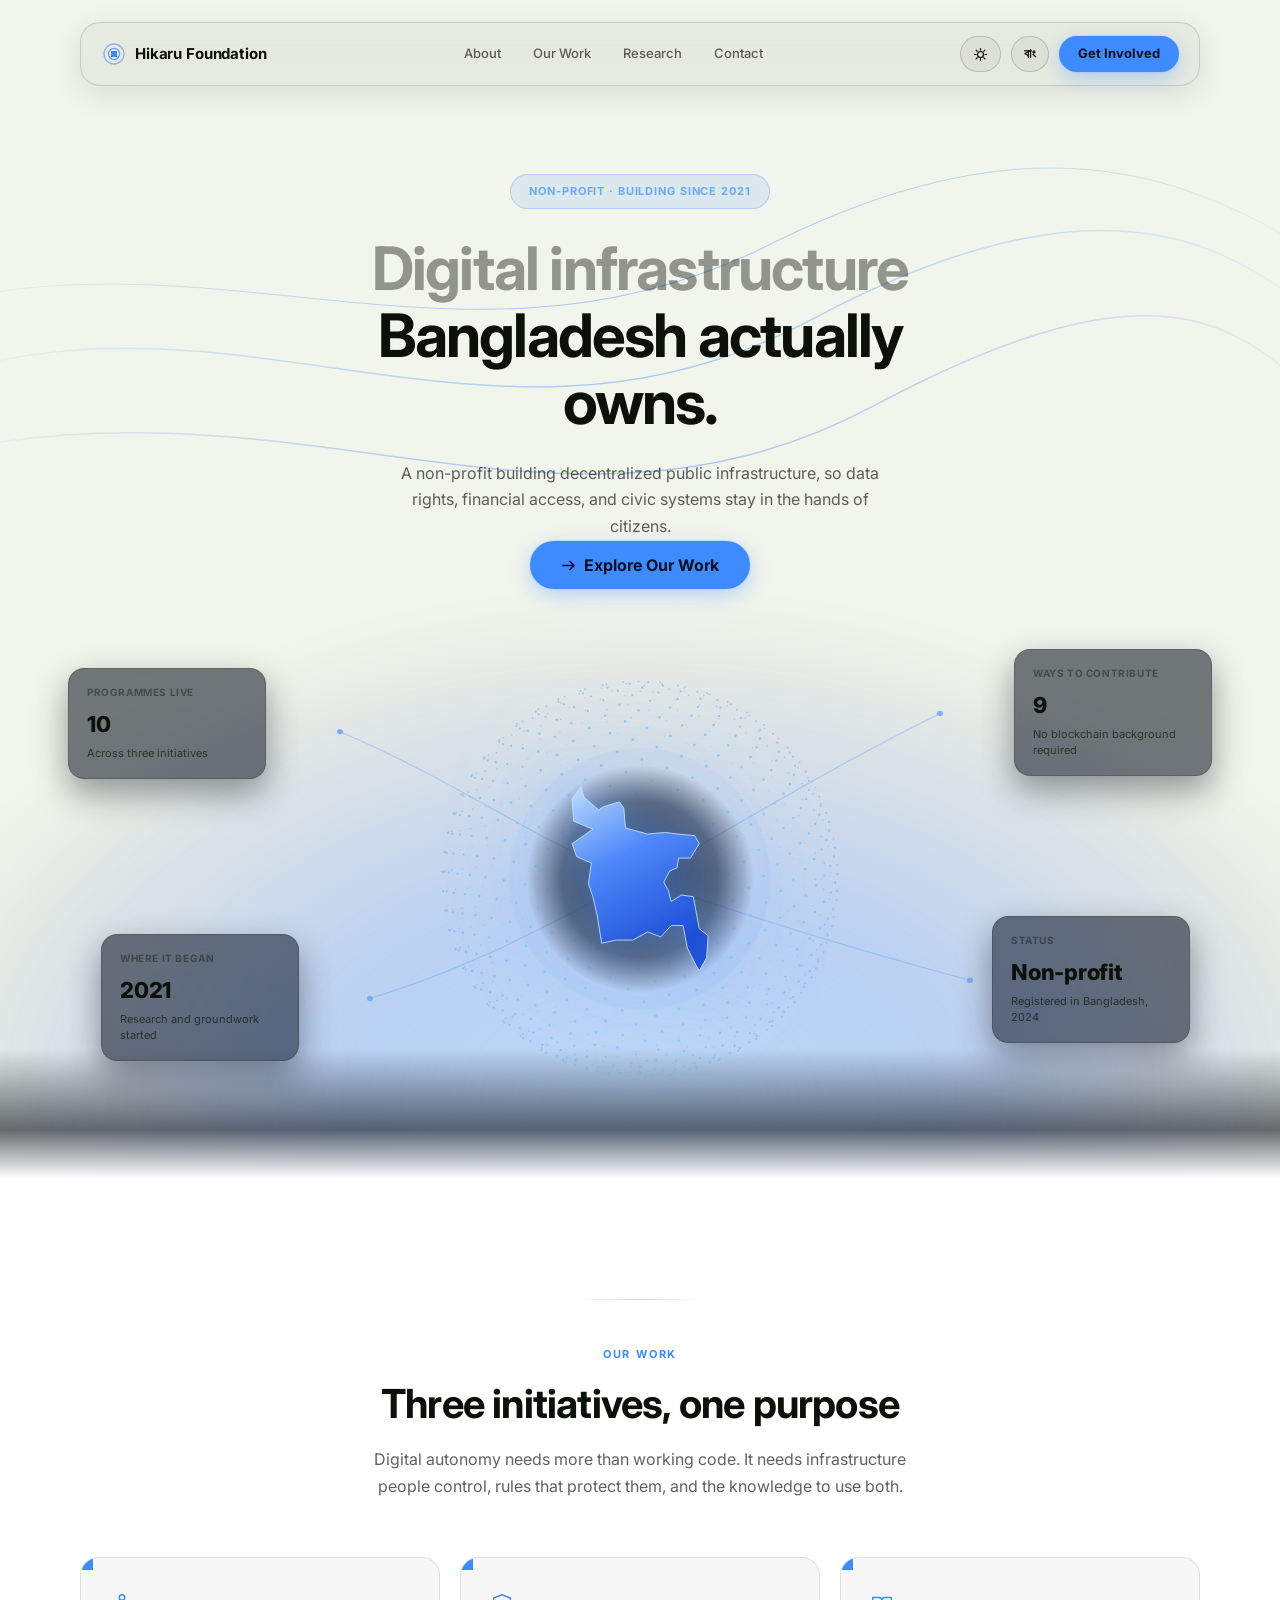
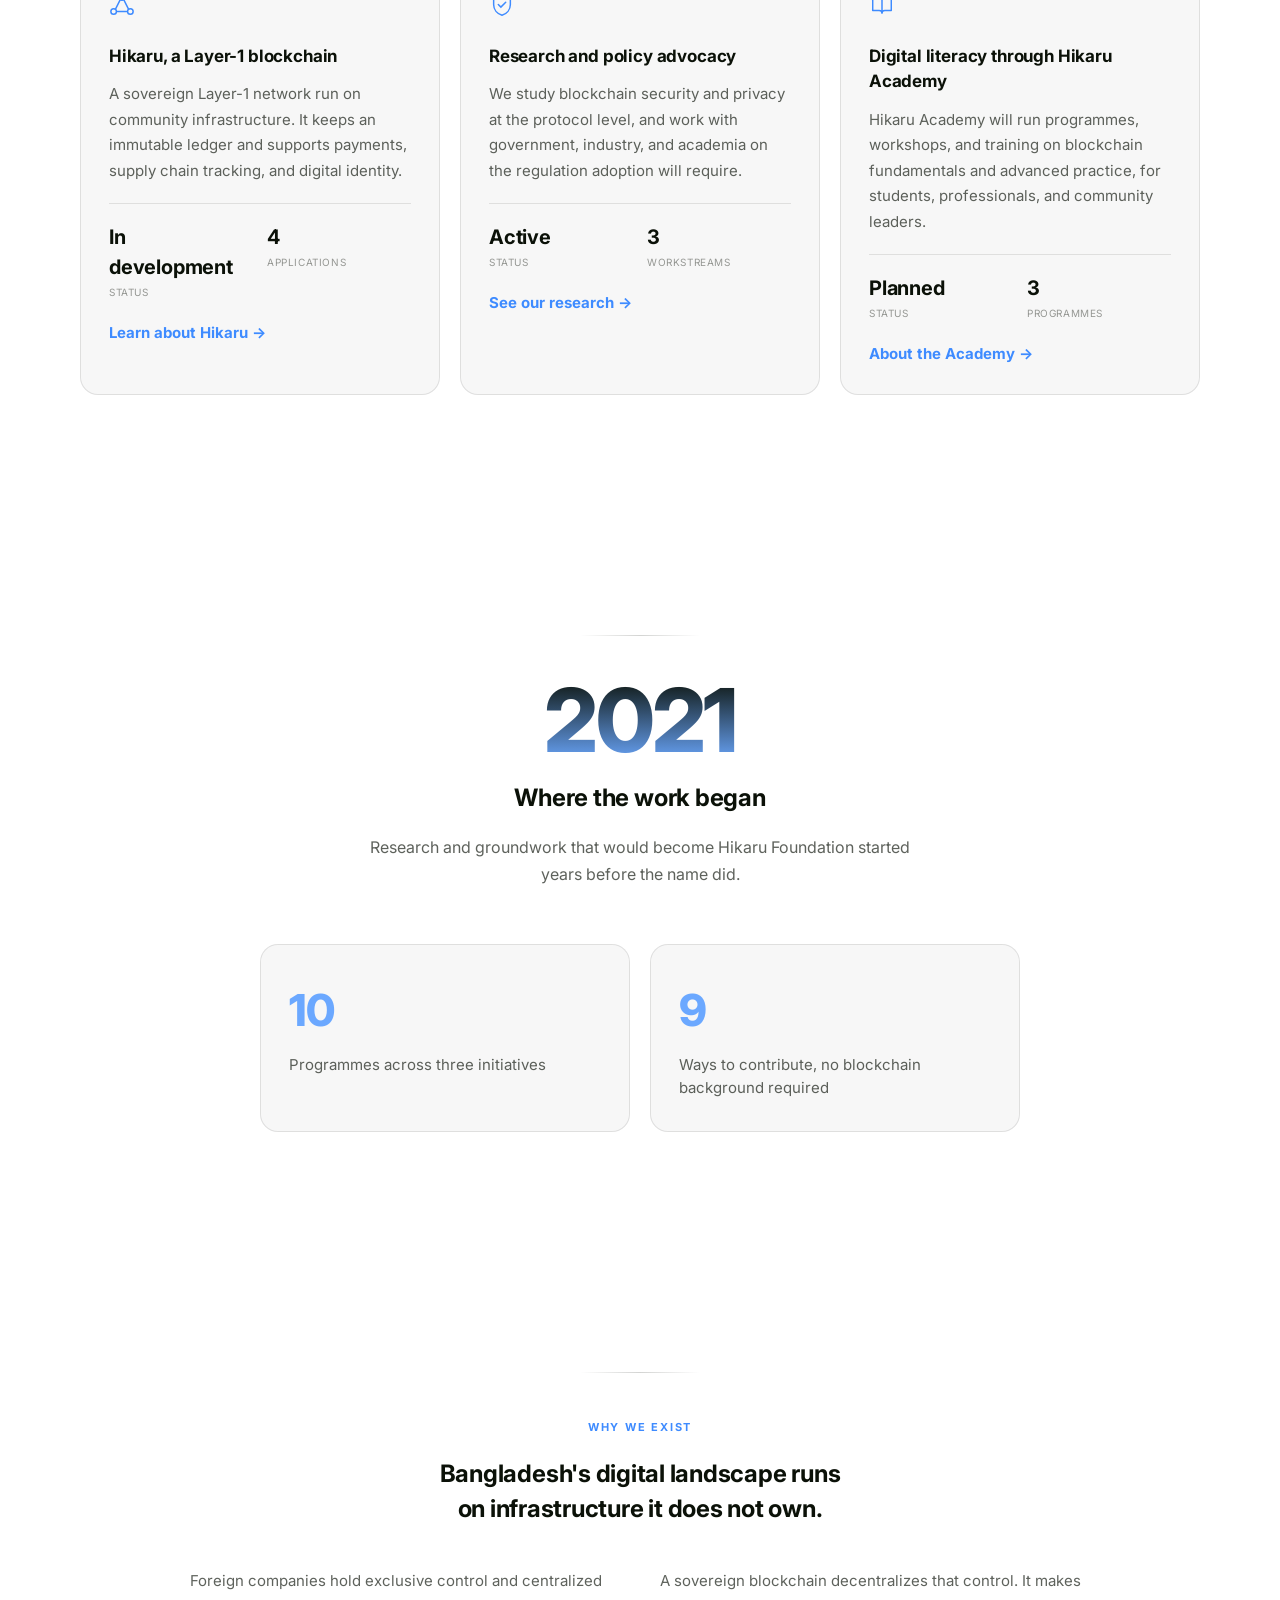
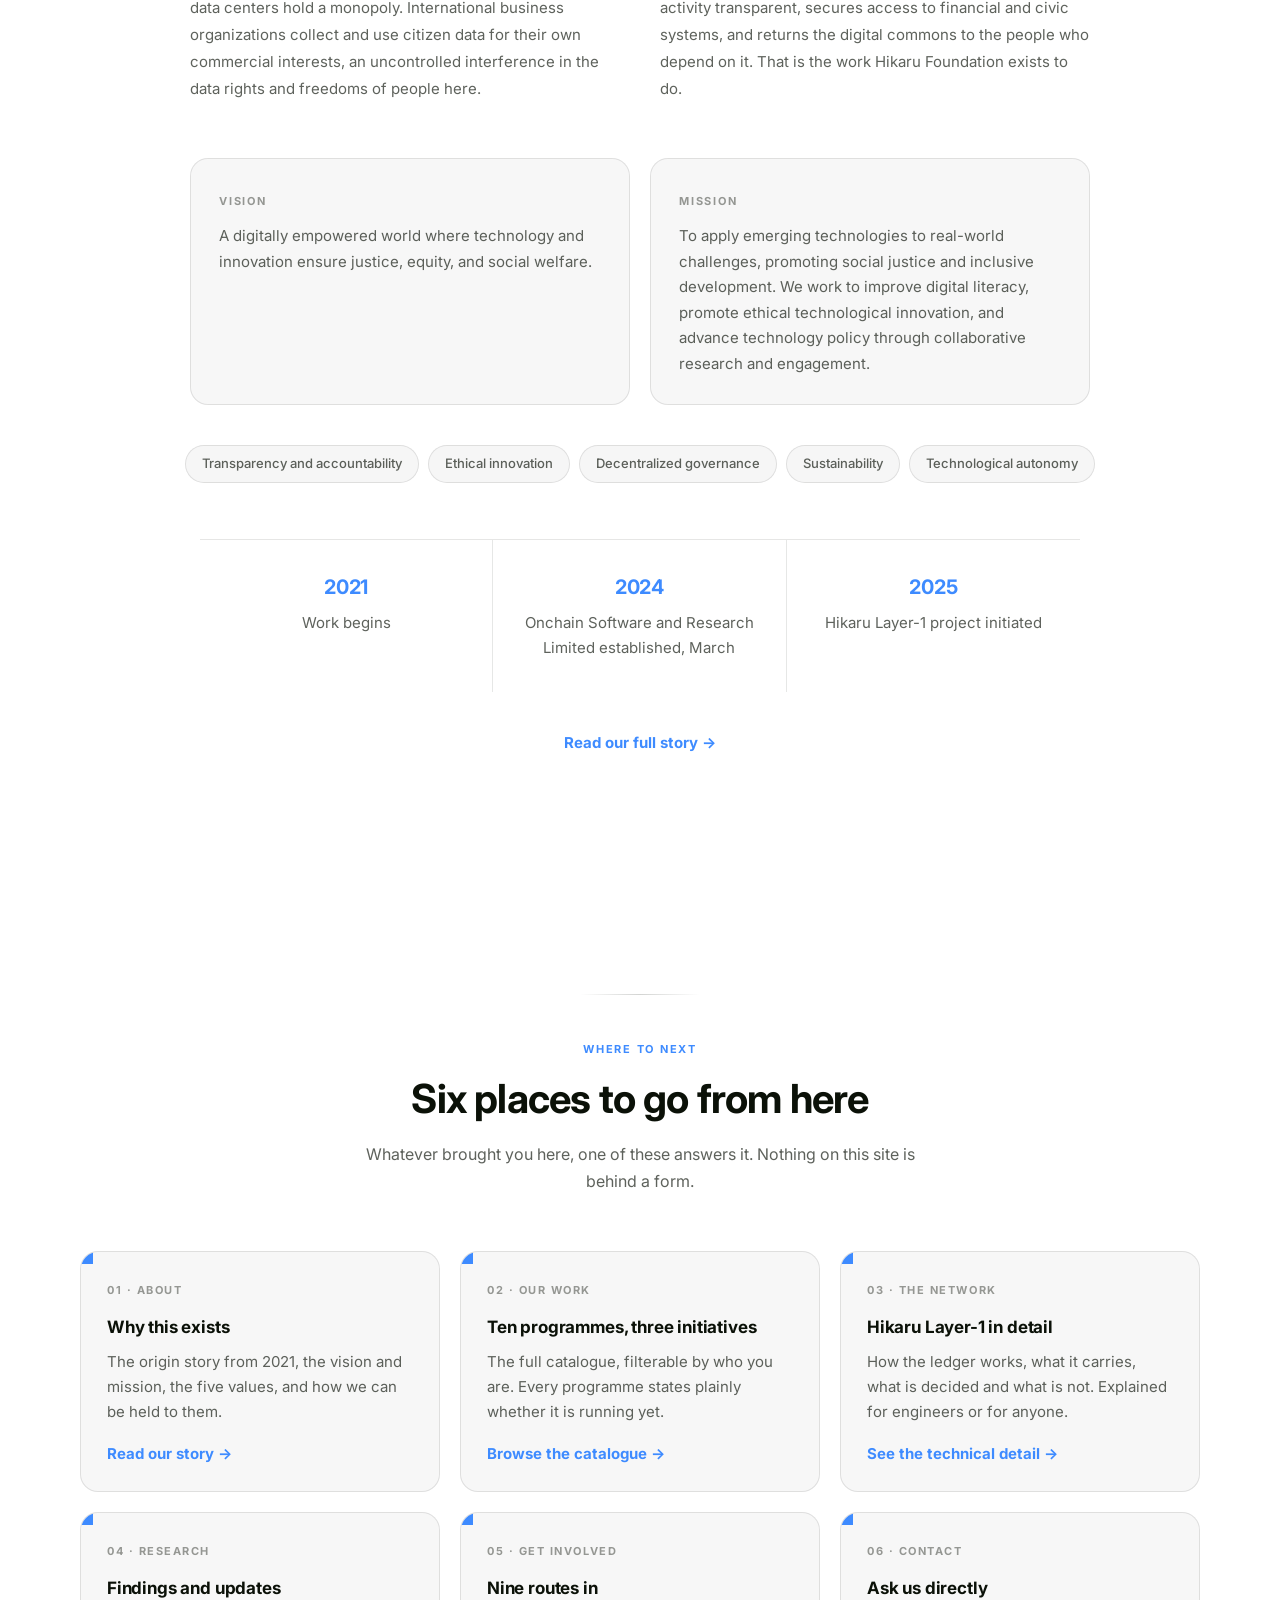
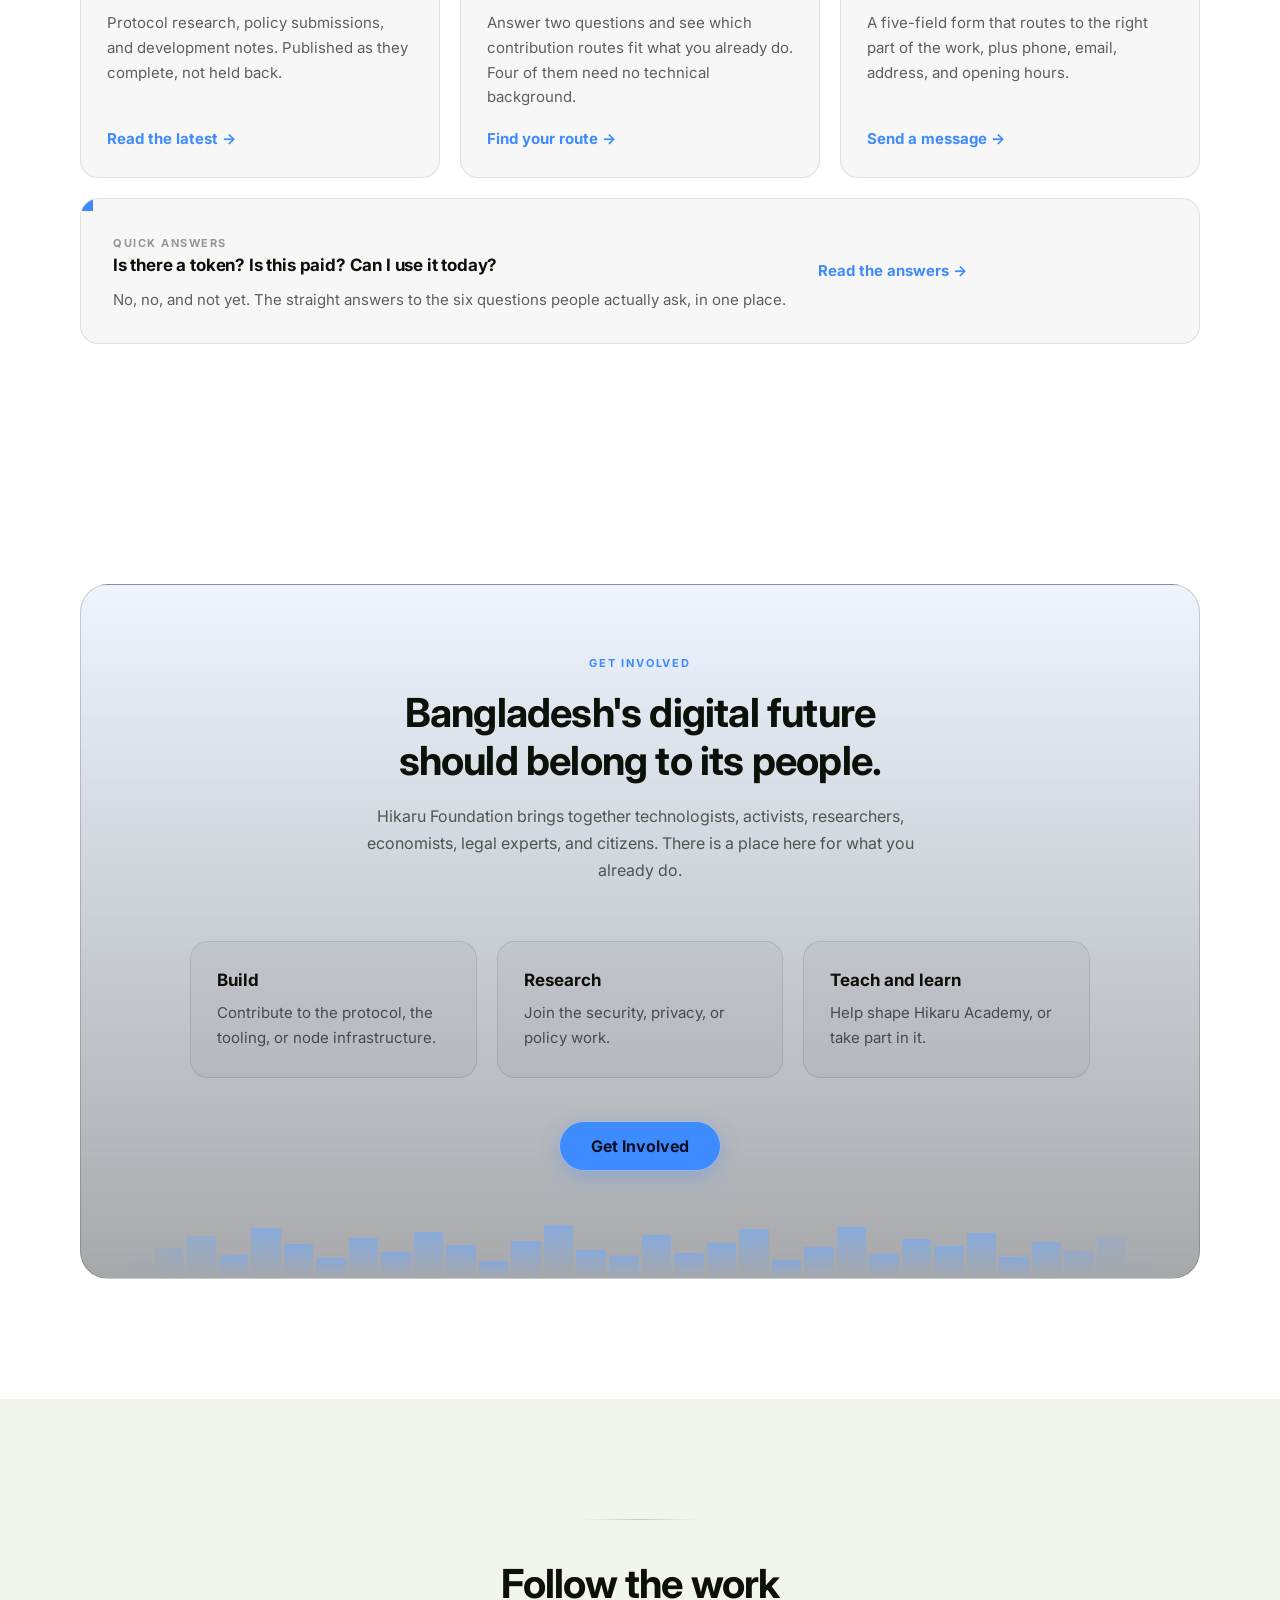
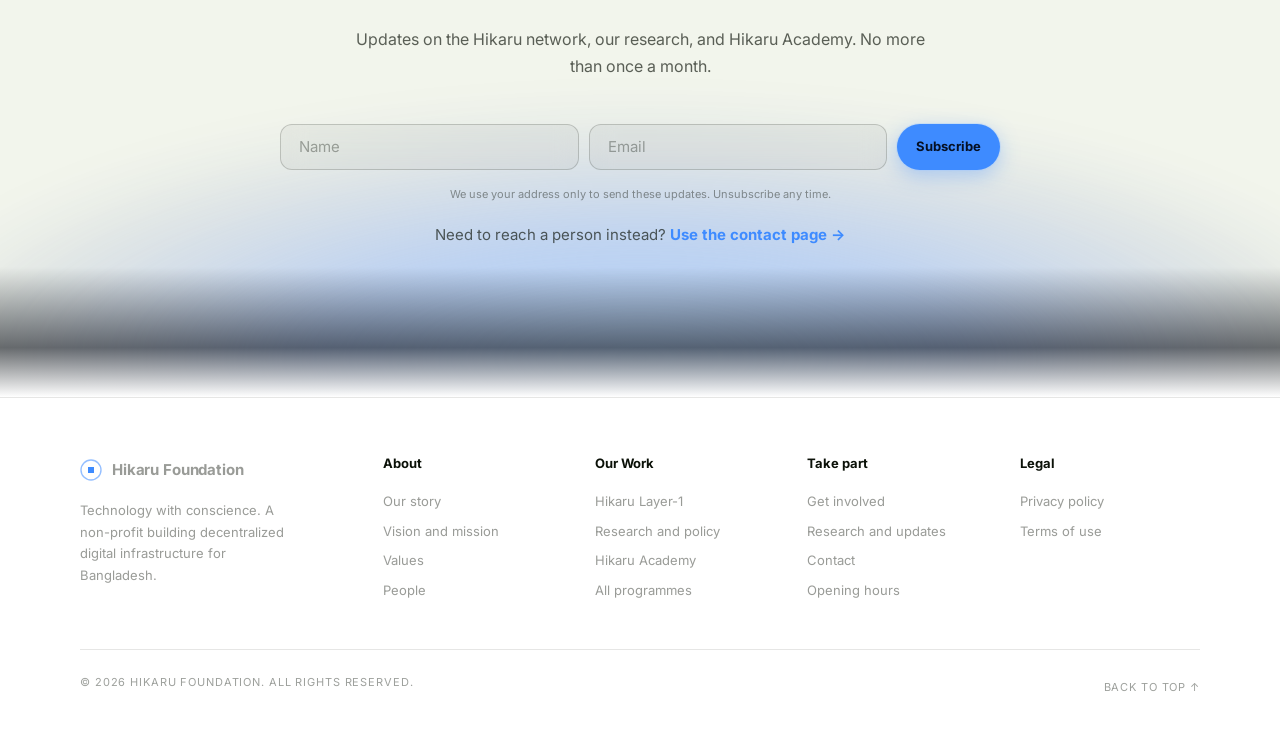
<file: index.html>
<!DOCTYPE html>
<html lang="en">
<head>
<meta charset="utf-8">
<meta name="viewport" content="width=device-width, initial-scale=1">
<title>Hikaru Foundation — Digital infrastructure Bangladesh actually owns</title>
<script>(function(){try{var t=localStorage.getItem('hikaru-theme');if(!t)t=window.matchMedia('(prefers-color-scheme: light)').matches?'light':'dark';document.documentElement.setAttribute('data-theme',t);}catch(e){}})();</script>
<link rel="preconnect" href="https://fonts.googleapis.com">
<link rel="preconnect" href="https://fonts.gstatic.com" crossorigin>
<link href="https://fonts.googleapis.com/css2?family=Inter:wght@400;500;700&display=swap" rel="stylesheet">
<link rel="stylesheet" href="assets/theme.css">
<style>
/* ============================================================
   NVIDIA tokens (core) + bloom extension for this composition
   ============================================================ */
:root{
  --primary:#3E8BFF;
  --primary-lift:#6BA8FF;
  --primary-deep:#1D4ED8;
  --on-primary:#051024;
  --ink:#050b16;
  --ink-deep:#02060d;
  --on-dark:#f3f7ff;
  --on-dark-mute:rgba(228,236,255,.64);
  --on-dark-faint:rgba(228,236,255,.36);
  --hairline:rgba(140,175,255,.12);
  --hairline-lit:rgba(140,175,255,.22);
  --panel:rgba(140,175,255,.045);

  --t-hero:60px; --t-display:40px; --t-h-xl:24px; --t-h-md:20px;
  --t-card:17px; --t-body:16px; --t-sm:15px; --t-cap:13px; --t-xs:11px;

  --sp-section:120px;
}
*{margin:0;padding:0;box-sizing:border-box}
html{scroll-behavior:smooth}
body{
  font-family:Inter,Arial,sans-serif;background:var(--ink-deep);color:var(--on-dark);
  -webkit-font-smoothing:antialiased;line-height:1.5;overflow-x:hidden;
}
@media (prefers-reduced-motion:reduce){html{scroll-behavior:auto}}

.shell{max-width:1200px;margin:0 auto;padding:0 40px}
.center{text-align:center}

/* ---------- stage: the bloom slab ---------- */
.stage{position:relative;background:var(--ink);overflow:hidden;isolation:isolate}
.stage::before{
  content:"";position:absolute;left:50%;bottom:-46%;transform:translateX(-50%);
  width:150%;height:105%;pointer-events:none;z-index:0;
  background:radial-gradient(closest-side,
    rgba(140,190,255,.90),
    rgba(80,140,255,.58) 34%,
    rgba(40,95,225,.28) 52%,
    rgba(18,45,130,.12) 68%,
    transparent 80%);
  filter:blur(28px);
  animation:breathe 11s ease-in-out infinite alternate;
}
.stage::after{
  content:"";position:absolute;left:0;right:0;bottom:0;height:130px;z-index:1;
  background:linear-gradient(to bottom, transparent, rgba(2,4,10,.55) 62%, var(--ink-deep));
  pointer-events:none;
}
@keyframes breathe{
  from{transform:translateX(-50%) scale(1);opacity:.92}
  to{transform:translateX(-50%) scale(1.07);opacity:1}
}
@media (prefers-reduced-motion:reduce){.stage::before{animation:none}}
.stage > *{position:relative;z-index:2}
.stage .hero-ribbons{position:absolute;inset:0;z-index:1;pointer-events:none}

/* ---------- nav ---------- */
.nav-wrap{padding:22px 0 0}
.nav{
  width:100%;display:flex;align-items:center;gap:28px;
  padding:13px 20px 13px 22px;border-radius:20px;
  background:rgba(140,175,255,.055);border:1px solid var(--hairline-lit);
  backdrop-filter:blur(20px) saturate(140%);-webkit-backdrop-filter:blur(20px) saturate(140%);
  box-shadow:0 8px 30px rgba(2,6,16,.45);
}
.brand{display:flex;align-items:center;gap:10px;color:inherit;text-decoration:none;flex:none}
.brand svg{flex:none}
.brand b{font-size:var(--t-sm);font-weight:700;letter-spacing:-.01em}
.nav-links{display:flex;gap:32px;flex:1;justify-content:center}
.nav-links a{color:var(--on-dark-mute);text-decoration:none;font-size:var(--t-cap);font-weight:500;transition:color .18s}
.nav-links a:hover{color:var(--on-dark)}
.nav-cta{display:flex;align-items:center;gap:10px;flex:none}

/* ---------- pills ---------- */
.pill{
  display:inline-flex;align-items:center;justify-content:center;gap:8px;
  height:36px;padding:0 18px;border-radius:999px;border:1px solid transparent;
  font:inherit;font-size:var(--t-cap);font-weight:700;text-decoration:none;cursor:pointer;
  transition:transform .18s, background .18s, box-shadow .18s, border-color .18s;
}
.pill-solid{background:var(--primary);color:var(--on-primary);box-shadow:0 0 0 1px rgba(160,200,255,.35), 0 6px 20px rgba(62,139,255,.35)}
.pill-solid:hover{background:var(--primary-lift);transform:translateY(-1px);box-shadow:0 0 0 1px rgba(160,200,255,.5), 0 8px 26px rgba(62,139,255,.5)}
.pill-ghost{background:rgba(140,175,255,.06);color:var(--on-dark);border-color:var(--hairline-lit)}
.pill-ghost:hover{border-color:rgba(160,200,255,.4);transform:translateY(-1px)}
.pill-lg{height:48px;padding:0 30px;font-size:var(--t-body)}
:focus-visible{outline:2px solid var(--primary);outline-offset:3px}

/* ---------- hero ---------- */
.hero{padding:88px 0 0;text-align:center}
.hero h1{
  font-size:var(--t-hero);font-weight:700;line-height:1.12;letter-spacing:-.03em;
  max-width:17ch;margin:0 auto;color:var(--on-dark-faint);
}
.hero h1 em{font-style:normal;color:var(--on-dark)}
.hero-sub{
  margin:24px auto 0;max-width:52ch;font-size:var(--t-body);
  color:var(--on-dark-mute);line-height:1.65;
}
.orb-wrap{position:relative;width:460px;height:460px;margin:14px auto 0}
#orb{width:100%;height:100%;display:block}

/* darkens the node field behind the map so the silhouette reads */
.orb-veil{
  position:absolute;top:50%;left:50%;transform:translate(-50%,-50%);
  width:300px;height:300px;border-radius:999px;pointer-events:none;
  background:radial-gradient(closest-side, rgba(2,5,12,.88), rgba(2,5,12,.55) 52%, transparent 76%);
}
/* faint orbit ring, echoes the sphere's equator */
.orb-ring{
  position:absolute;top:50%;left:50%;transform:translate(-50%,-50%);
  width:262px;height:262px;border-radius:999px;pointer-events:none;
  border:1px solid rgba(160,200,255,.18);
  box-shadow:inset 0 0 40px rgba(62,139,255,.10);
}
.orb-map{
  position:absolute;top:50%;left:50%;transform:translate(-50%,-50%);
  height:196px;width:auto;pointer-events:none;
  filter:drop-shadow(0 0 22px rgba(90,150,255,.55)) drop-shadow(0 0 60px rgba(62,139,255,.35));
  animation:mapPulse 6s ease-in-out infinite alternate;
}
@keyframes mapPulse{
  from{filter:drop-shadow(0 0 18px rgba(90,150,255,.42)) drop-shadow(0 0 48px rgba(62,139,255,.26))}
  to{filter:drop-shadow(0 0 28px rgba(90,150,255,.68)) drop-shadow(0 0 74px rgba(62,139,255,.44))}
}
@media (prefers-reduced-motion:reduce){.orb-map{animation:none}}
.hero-cta{margin:2px 0 60px}

/* ---------- hero badge ---------- */
.hero-badge{
  display:inline-flex;align-items:center;gap:8px;margin-bottom:26px;
  padding:8px 18px;border-radius:999px;
  background:rgba(62,139,255,.12);border:1px solid rgba(90,150,255,.32);
  font-size:11px;font-weight:700;letter-spacing:.08em;text-transform:uppercase;color:var(--primary-lift);
}

/* ---------- hero globe: orb + floating connected stat cards ---------- */
.hero-globe{position:relative;max-width:1100px;margin:0 auto 70px}
.hero-lines{position:absolute;inset:0;width:100%;height:100%;pointer-events:none;z-index:1}
.hero-globe .orb-wrap{position:relative;z-index:2}
.float-card{
  position:absolute;z-index:3;width:198px;padding:16px 18px;border-radius:16px;text-align:left;
  background:rgba(8,14,28,.55);border:1px solid var(--hairline-lit);
  backdrop-filter:blur(16px) saturate(140%);-webkit-backdrop-filter:blur(16px) saturate(140%);
  box-shadow:0 14px 34px rgba(2,6,16,.4);
  animation:floatCard 7s ease-in-out infinite;
}
.fc-head{display:block;font-size:10px;font-weight:700;letter-spacing:.06em;text-transform:uppercase;color:var(--on-dark-faint);margin-bottom:8px}
.float-card b{display:block;font-size:22px;font-weight:800;letter-spacing:-.01em;color:var(--on-dark)}
.float-card .fc-sub{display:block;margin-top:5px;font-size:11px;color:var(--on-dark-mute);line-height:1.45}
.fc-1{left:-2%;top:4%;animation-delay:0s}
.fc-2{left:1%;top:62%;animation-delay:1.4s}
.fc-3{right:-2%;top:0%;animation-delay:.7s}
.fc-4{right:0%;top:58%;animation-delay:2.1s}
@keyframes floatCard{0%,100%{transform:translateY(0)}50%{transform:translateY(-9px)}}
@media (prefers-reduced-motion:reduce){.float-card{animation:none}}
@media (max-width:1180px){.float-card,.hero-lines{display:none}}

/* ---------- generic section ---------- */
section{padding:var(--sp-section) 0}
.rule{width:120px;height:1px;margin:0 auto 40px;background:linear-gradient(90deg,transparent,var(--hairline-lit),transparent)}
.eyebrow{font-size:var(--t-xs);font-weight:700;letter-spacing:.16em;text-transform:uppercase;color:var(--primary)}
h2{font-size:var(--t-display);font-weight:700;line-height:1.2;letter-spacing:-.02em}
.lede{margin:18px auto 0;max-width:58ch;color:var(--on-dark-mute);font-size:var(--t-body);line-height:1.7}

/* ---------- initiatives ---------- */
.cards{display:grid;grid-template-columns:repeat(3,1fr);gap:20px;margin-top:56px}
.card{
  position:relative;padding:34px 28px 28px;text-align:left;overflow:hidden;
  background:var(--panel);border:1px solid var(--hairline);border-radius:18px;
  backdrop-filter:blur(14px);
  transition:border-color .22s, transform .22s, background .22s;
}
.card:hover{border-color:rgba(90,150,255,.4);transform:translateY(-4px);background:rgba(140,175,255,.055)}
.card::before{content:"";position:absolute;top:0;left:0;width:12px;height:12px;background:var(--primary)}
.card svg{color:var(--primary);margin-bottom:20px}
.card h3{font-size:var(--t-card);font-weight:700;margin-bottom:12px;letter-spacing:-.01em}
.card p{font-size:var(--t-sm);color:var(--on-dark-mute);line-height:1.7;margin-bottom:20px}
.card-stats{display:flex;gap:14px;margin-bottom:20px;padding-top:18px;border-top:1px solid var(--hairline)}
.card-stats div{flex:1}
.card-stats b{display:block;font-size:var(--t-h-md);font-weight:700;color:var(--on-dark);letter-spacing:-.01em}
.card-stats span{display:block;font-size:10px;color:var(--on-dark-faint);margin-top:3px;text-transform:uppercase;letter-spacing:.06em}
.card a{color:var(--primary);font-size:var(--t-sm);font-weight:700;text-decoration:none;display:inline-flex;gap:7px}
.card a:hover{gap:12px;transition:gap .18s}

/* ---------- big stat + two-stat row ---------- */
.big-stat{max-width:640px;margin:0 auto}
.big-stat-num{
  display:block;font-size:88px;font-weight:800;letter-spacing:-.03em;line-height:1;
  background:linear-gradient(180deg, var(--on-dark), var(--primary-lift));
  -webkit-background-clip:text;background-clip:text;color:transparent;
}
.big-stat h3{margin-top:16px;font-size:var(--t-h-xl);font-weight:700;letter-spacing:-.01em}
.stat-row{display:grid;grid-template-columns:1fr 1fr;gap:20px;max-width:760px;margin:56px auto 0;text-align:left}
.stat-box{padding:32px 28px;border-radius:18px;background:var(--panel);border:1px solid var(--hairline)}
.stat-box b{display:block;font-size:44px;font-weight:800;letter-spacing:-.02em;color:var(--primary-lift)}
.stat-box span{display:block;margin-top:10px;font-size:var(--t-sm);color:var(--on-dark-mute);line-height:1.55}
@media (max-width:980px){.big-stat-num{font-size:56px}.stat-row{grid-template-columns:1fr}}

/* ---------- CTA card + waveform decoration ---------- */
.cta-card{
  position:relative;overflow:hidden;border-radius:28px;padding:64px 40px 0;text-align:center;
  background:linear-gradient(180deg, rgba(62,139,255,.09), rgba(2,6,13,.35));
  border:1px solid var(--hairline-lit);
}
.wave-bars{
  display:flex;align-items:flex-end;gap:3px;height:56px;margin-top:52px;
  mask-image:linear-gradient(90deg,transparent,#000 12%,#000 88%,transparent);
  -webkit-mask-image:linear-gradient(90deg,transparent,#000 12%,#000 88%,transparent);
}
.wave-bars span{flex:1;background:linear-gradient(180deg, var(--primary-lift), transparent);border-radius:2px;opacity:.55}

/* ---------- mission ---------- */
.mission-lead{font-size:var(--t-h-xl);font-weight:700;line-height:1.45;max-width:26ch;margin:0 auto;letter-spacing:-.01em}
.mission-cols{display:grid;grid-template-columns:1fr 1fr;gap:40px;max-width:900px;margin:40px auto 0;text-align:left}
.mission-cols p{color:var(--on-dark-mute);font-size:var(--t-sm);line-height:1.8}
.vm{display:grid;grid-template-columns:1fr 1fr;gap:20px;max-width:900px;margin:56px auto 0;text-align:left}
.vm div{padding:28px;border-radius:18px;background:var(--panel);border:1px solid var(--hairline)}
.vm p{margin-top:12px;font-size:var(--t-sm);color:var(--on-dark-mute);line-height:1.7}
.values{display:flex;flex-wrap:wrap;gap:9px;justify-content:center;margin-top:40px}
.chip{padding:8px 16px;border-radius:999px;background:var(--panel);border:1px solid var(--hairline);font-size:var(--t-cap);font-weight:500;color:var(--on-dark-mute)}
.deep-link{display:inline-flex;gap:8px;margin-top:40px;color:var(--primary);font-weight:700;font-size:var(--t-sm);text-decoration:none}

/* ---------- timeline ---------- */
.tl{display:grid;grid-template-columns:repeat(3,1fr);max-width:880px;margin:56px auto 0;border-top:1px solid var(--hairline)}
.tl div{padding:32px 24px;border-right:1px solid var(--hairline)}
.tl div:last-child{border-right:0}
.tl b{display:block;font-size:var(--t-h-md);font-weight:700;color:var(--primary);margin-bottom:8px;letter-spacing:-.01em}
.tl span{font-size:var(--t-sm);color:var(--on-dark-mute);line-height:1.6}

/* ---------- involve ---------- */
.paths{display:grid;grid-template-columns:repeat(3,1fr);gap:20px;max-width:900px;margin:56px auto 44px;text-align:left}
.path{padding:26px;border-radius:18px;background:var(--panel);border:1px solid var(--hairline)}
.path h3{font-size:var(--t-card);font-weight:700;margin-bottom:8px}
.path p{font-size:var(--t-sm);color:var(--on-dark-mute);line-height:1.65}

/* ---------- contact ---------- */
.contact{padding:var(--sp-section) 0 150px}
.form{display:flex;gap:10px;justify-content:center;max-width:720px;margin:44px auto 0}
.field{
  flex:1;height:46px;padding:0 18px;border-radius:12px;color:#fff;font:inherit;font-size:var(--t-sm);
  background:rgba(140,175,255,.045);border:1px solid var(--hairline-lit);
  backdrop-filter:blur(12px);
}
.field::placeholder{color:var(--on-dark-faint)}
.field:focus{border-color:var(--primary);outline:none}
.form .pill{height:46px;flex:none}
.consent{margin-top:16px;font-size:var(--t-xs);color:var(--on-dark-faint)}
.sr{position:absolute;width:1px;height:1px;overflow:hidden;clip:rect(0 0 0 0)}

/* ---------- footer ---------- */
.foot{background:var(--ink-deep);border-top:1px solid var(--hairline);padding:56px 0 40px}
.foot-grid{display:grid;grid-template-columns:1.5fr repeat(4,1fr);gap:32px}
.foot-brand p{margin-top:14px;font-size:var(--t-cap);color:var(--on-dark-faint);max-width:28ch;line-height:1.65}
.foot h4{font-size:var(--t-cap);font-weight:700;margin-bottom:14px}
.foot a{display:block;padding:5px 0;font-size:var(--t-cap);color:var(--on-dark-faint);text-decoration:none}
.foot a:hover{color:var(--primary)}
.foot .brand{display:flex}
.foot-bottom{display:flex;justify-content:space-between;gap:20px;flex-wrap:wrap;margin-top:44px;padding-top:24px;border-top:1px solid var(--hairline)}
.foot-bottom span,.foot-bottom a{font-size:var(--t-xs);letter-spacing:.08em;text-transform:uppercase;color:rgba(228,236,255,.28)}


/* ---------- explore: routes to every page ---------- */
.explore{display:grid;grid-template-columns:repeat(3,1fr);gap:20px;margin-top:56px;text-align:left}
.dest{
  position:relative;display:flex;flex-direction:column;padding:30px 26px 26px;overflow:hidden;
  background:var(--panel);border:1px solid var(--hairline);border-radius:18px;
  text-decoration:none;color:inherit;backdrop-filter:blur(14px);
  transition:border-color .22s, transform .22s, background .22s;
}
.dest:hover{border-color:rgba(90,150,255,.4);transform:translateY(-4px);background:rgba(140,175,255,.055)}
.dest::before{content:"";position:absolute;top:0;left:0;width:12px;height:12px;background:var(--primary)}
.dest .n{font-size:var(--t-xs);font-weight:700;letter-spacing:.14em;text-transform:uppercase;color:var(--on-dark-faint);margin-bottom:16px}
.dest h3{font-size:var(--t-card);font-weight:700;margin-bottom:10px;letter-spacing:-.01em}
.dest:hover h3{color:var(--primary-lift)}
.dest p{font-size:var(--t-sm);color:var(--on-dark-mute);line-height:1.65;flex:1;margin-bottom:18px}
.dest .go{font-size:var(--t-sm);font-weight:700;color:var(--primary);display:inline-flex;gap:7px;align-items:center}
.dest:hover .go{gap:12px;transition:gap .18s}
.dest.wide{grid-column:span 3;flex-direction:row;align-items:center;gap:32px;padding:30px 32px}
.dest.wide p{margin-bottom:0}
.dest.wide .go{flex:none}
@media (max-width:980px){
  .explore{grid-template-columns:1fr}
  .dest.wide{grid-column:span 1;flex-direction:column;align-items:flex-start;gap:16px}
}

/* ---------- reveal ---------- */
.rv{opacity:0;transform:translateY(22px)}
.rv.in{opacity:1;transform:none;transition:opacity .7s ease,transform .7s ease}
@media (prefers-reduced-motion:reduce){.rv{opacity:1;transform:none}}

/* ---------- narrow fallback (spec is desktop 1440) ---------- */
@media (max-width:980px){
  :root{--t-hero:34px;--t-display:26px;--sp-section:72px}
  .shell{padding:0 20px}
  .nav-links{display:none}
  .orb-wrap{width:320px;height:320px}
  .orb-map{height:136px}
  .orb-veil{width:210px;height:210px}
  .orb-ring{width:182px;height:182px}
  .cards,.mission-cols,.vm,.paths,.tl,.foot-grid,.stat-row{grid-template-columns:1fr}
  .tl div{border-right:0;border-bottom:1px solid var(--hairline)}
  .form{flex-direction:column}
  .nav{padding:12px 16px;border-radius:16px}
  .nav-cta{gap:6px}
  .cta-card{padding:44px 22px 0;border-radius:20px}
  .wave-bars{height:38px;margin-top:36px;gap:2px}
}
@media (max-width:520px){
  .lang-btn{min-width:32px;padding:0 8px}
  .icon-btn{padding:0 8px}
}
</style>
</head>
<body data-page="index">

<!-- ==================== STAGE: nav + hero ==================== -->
<div class="stage">
  <svg class="hero-ribbons" viewBox="0 0 1200 700" fill="none" aria-hidden="true" preserveAspectRatio="xMidYMid slice">
    <defs>
      <linearGradient id="ribbonGrad1" x1="0" y1="0" x2="1" y2="0">
        <stop offset="0%" stop-color="#3E8BFF" stop-opacity="0"/>
        <stop offset="50%" stop-color="#6BA8FF" stop-opacity=".55"/>
        <stop offset="100%" stop-color="#3E8BFF" stop-opacity="0"/>
      </linearGradient>
      <linearGradient id="ribbonGrad2" x1="0" y1="0" x2="1" y2="0">
        <stop offset="0%" stop-color="#1D4ED8" stop-opacity="0"/>
        <stop offset="50%" stop-color="#4F8BFF" stop-opacity=".45"/>
        <stop offset="100%" stop-color="#1D4ED8" stop-opacity="0"/>
      </linearGradient>
    </defs>
    <path d="M-80 360 C 220 250, 460 460, 760 300 S 1180 240, 1280 340" stroke="url(#ribbonGrad1)" stroke-width="1.4"/>
    <path d="M-80 430 C 280 340, 520 540, 820 380 S 1180 320, 1280 420" stroke="url(#ribbonGrad2)" stroke-width="1.4"/>
    <path d="M-80 290 C 200 210, 440 370, 720 230 S 1150 180, 1280 270" stroke="url(#ribbonGrad2)" stroke-width="1"/>
  </svg>
  <div class="nav-wrap">
    <div class="shell">
      <nav class="nav" aria-label="Primary">
        <a class="brand" href="#top">
          <svg width="22" height="22" viewBox="0 0 22 22" fill="none" aria-hidden="true">
            <circle cx="11" cy="11" r="10" stroke="#3E8BFF" stroke-width="1.4" opacity=".55"/>
            <circle cx="11" cy="11" r="5.6" stroke="#3E8BFF" stroke-width="1.2" opacity=".8"/>
            <rect x="8" y="8" width="6" height="6" fill="#3E8BFF"/>
          </svg>
          <b data-i18n="brand_name">Hikaru Foundation</b>
        </a>
        <div class="nav-links">
          <a href="about.html" data-i18n="nav_about">About</a>
          <a href="work.html" data-i18n="nav_work">Our Work</a>
          <a href="news.html" data-i18n="nav_research">Research</a>
          <a href="contact.html" data-i18n="nav_contact">Contact</a>
        </div>
        <div class="nav-cta">
          <button class="icon-btn js-theme-toggle" type="button" aria-pressed="false" aria-label="Switch to light mode">
            <svg class="i-dark" width="15" height="15" viewBox="0 0 16 16" fill="none" aria-hidden="true"><path d="M13.8 9.6A6.3 6.3 0 016.4 2.2a6.3 6.3 0 108.9 8.9c-.5.3-1 .5-1.5.5z" stroke="currentColor" stroke-width="1.3" stroke-linejoin="round"/></svg>
            <svg class="i-light" width="15" height="15" viewBox="0 0 16 16" fill="none" aria-hidden="true"><circle cx="8" cy="8" r="3.2" stroke="currentColor" stroke-width="1.3"/><path d="M8 1.6v1.7M8 12.7v1.7M14.4 8h-1.7M3.3 8H1.6M12.7 3.3l-1.2 1.2M4.5 11.5l-1.2 1.2M12.7 12.7l-1.2-1.2M4.5 4.5L3.3 3.3" stroke="currentColor" stroke-width="1.3" stroke-linecap="round"/></svg>
          </button>
          <button class="icon-btn lang-btn js-lang-toggle" type="button" aria-label="Switch to Bangla">বাং</button>
          <a class="pill pill-solid" href="involved.html" data-i18n="nav_getinvolved">Get Involved</a>
        </div>
      </nav>
    </div>
  </div>

  <header class="hero" id="top">
    <div class="shell">
      <span class="hero-badge" data-i18n="idx_hero_badge">Non-profit · Building since 2021</span>
      <h1><span data-i18n="idx_hero_h1_lead">Digital infrastructure</span> <em data-i18n="idx_hero_h1_em">Bangladesh actually owns.</em></h1>
      <p class="hero-sub" data-i18n="idx_hero_sub">A non-profit building decentralized public infrastructure, so data rights, financial access, and civic systems stay in the hands of citizens.</p>

      <div class="hero-cta">
        <a class="pill pill-solid pill-lg" href="#work">
          <svg width="15" height="15" viewBox="0 0 15 15" fill="none" aria-hidden="true">
            <path d="M2 7.5h11M9 3.5l4 4-4 4" stroke="currentColor" stroke-width="1.7" stroke-linecap="round" stroke-linejoin="round"/>
          </svg>
          <span data-i18n="idx_hero_cta">Explore Our Work</span>
        </a>
      </div>

      <div class="hero-globe">
        <svg class="hero-lines" viewBox="0 0 1100 500" fill="none" aria-hidden="true" preserveAspectRatio="none">
          <path d="M250 90 C 380 150, 460 220, 550 250" stroke="rgba(90,150,255,.35)" stroke-width="1.2"/>
          <path d="M280 380 C 400 340, 470 290, 550 250" stroke="rgba(90,150,255,.35)" stroke-width="1.2"/>
          <path d="M850 70 C 720 140, 620 210, 550 250" stroke="rgba(90,150,255,.35)" stroke-width="1.2"/>
          <path d="M880 360 C 740 320, 630 280, 550 250" stroke="rgba(90,150,255,.35)" stroke-width="1.2"/>
          <circle cx="550" cy="250" r="4" fill="#3E8BFF"/>
          <circle cx="250" cy="90" r="3" fill="#6BA8FF" opacity=".85"/>
          <circle cx="280" cy="380" r="3" fill="#6BA8FF" opacity=".85"/>
          <circle cx="850" cy="70" r="3" fill="#6BA8FF" opacity=".85"/>
          <circle cx="880" cy="360" r="3" fill="#6BA8FF" opacity=".85"/>
        </svg>

        <div class="float-card fc-1" aria-hidden="true">
          <span class="fc-head" data-i18n="idx_fc1_label">Programmes live</span>
          <b data-i18n="idx_fc1_num">10</b>
          <span class="fc-sub" data-i18n="idx_fc1_sub">Across three initiatives</span>
        </div>
        <div class="float-card fc-2" aria-hidden="true">
          <span class="fc-head" data-i18n="idx_fc2_label">Where it began</span>
          <b data-i18n="idx_fc2_num">2021</b>
          <span class="fc-sub" data-i18n="idx_fc2_sub">Research and groundwork started</span>
        </div>
        <div class="float-card fc-3" aria-hidden="true">
          <span class="fc-head" data-i18n="idx_fc3_label">Ways to contribute</span>
          <b data-i18n="idx_fc3_num">9</b>
          <span class="fc-sub" data-i18n="idx_fc3_sub">No blockchain background required</span>
        </div>
        <div class="float-card fc-4" aria-hidden="true">
          <span class="fc-head" data-i18n="idx_fc4_label">Status</span>
          <b data-i18n="idx_fc4_num">Non-profit</b>
          <span class="fc-sub" data-i18n="idx_fc4_sub">Registered in Bangladesh, 2024</span>
        </div>

        <div class="orb-wrap">
          <canvas id="orb" width="920" height="920" role="img"
                  data-i18n-attr="aria-label:idx_orb_aria"
                  aria-label="A rotating sphere of connected network nodes with the outline of Bangladesh at its centre"></canvas>
          <div class="orb-veil" aria-hidden="true"></div>
          <div class="orb-ring" aria-hidden="true"></div>

          <!-- ============================================================
               Bangladesh silhouette.
               APPROXIMATE OUTLINE — simplified from boundary coordinates and
               smoothed for display at this size. Replace this single path
               with an authoritative outline (Survey of Bangladesh or a
               licensed GeoJSON, projected the same way) before launch.
               ============================================================ -->
          <svg class="orb-map" viewBox="0 0 180 244" fill="none" aria-hidden="true">
            <defs>
              <linearGradient id="bdFill" x1="0" y1="0" x2="0.4" y2="1">
                <stop offset="0%" stop-color="#bfe0ff"/>
                <stop offset="45%" stop-color="#4f8bff"/>
                <stop offset="100%" stop-color="#1d4ed8"/>
              </linearGradient>
            </defs>
            <path d="M16.6 6.8 L5.5 22 L7.4 50 L31.3 60 L5.5 78 L11 94 L23.9 100
                     L29.4 102 L25.8 128 L31.3 144 L36.8 168 L42.3 202 L60.7 198
                     L80.9 198 L99.4 188 L115.9 194 L128.8 180 L143.5 180 L149 208
                     L160.1 230 L163.8 236 L173 220 L174.8 192.8 L163.8 184
                     L156.4 144 L141.7 142 L128.8 150 L125.1 136 L119.6 126
                     L127 112 L136.2 108 L138 96 L152.7 96 L163.8 78 L158.2 68
                     L136.2 66 L121.4 64 L99.4 66 L77.3 60 L71.8 58 L69.9 34
                     L64.4 26 L44.2 32 L38.6 36 L20.2 20 Z"
                  fill="url(#bdFill)" stroke="#cfe4ff" stroke-width="1.1"
                  stroke-linejoin="round" opacity=".95"/>
          </svg>
        </div>
      </div>

    </div>
  </header>
</div>

<main>

<!-- ==================== INITIATIVES ==================== -->
<section id="work">
  <div class="shell center">
    <div class="rule"></div>
    <div class="rv">
      <span class="eyebrow" data-i18n="idx_work_eyebrow">Our work</span>
      <h2 style="margin-top:16px" data-i18n="idx_work_h2">Three initiatives, one purpose</h2>
      <p class="lede" data-i18n="idx_work_lede">Digital autonomy needs more than working code. It needs infrastructure people control, rules that protect them, and the knowledge to use both.</p>
    </div>

    <div class="cards">
      <article class="card rv">
        <svg width="26" height="26" viewBox="0 0 28 28" fill="none" aria-hidden="true">
          <circle cx="14" cy="6" r="3" stroke="currentColor" stroke-width="1.6"/>
          <circle cx="5" cy="21" r="3" stroke="currentColor" stroke-width="1.6"/>
          <circle cx="23" cy="21" r="3" stroke="currentColor" stroke-width="1.6"/>
          <path d="M12 8.5L7 18.5M16 8.5l5 10M8 21h12" stroke="currentColor" stroke-width="1.6"/>
        </svg>
        <h3 data-i18n="idx_card1_h3">Hikaru, a Layer-1 blockchain</h3>
        <p data-i18n="idx_card1_p">A sovereign Layer-1 network run on community infrastructure. It keeps an immutable ledger and supports payments, supply chain tracking, and digital identity.</p>
        <div class="card-stats">
          <div><b data-i18n="idx_card1_stat1_v">In development</b><span data-i18n="idx_card1_stat1_l">Status</span></div>
          <div><b data-i18n="idx_card1_stat2_v">4</b><span data-i18n="idx_card1_stat2_l">Applications</span></div>
        </div>
        <a href="network.html" data-i18n="idx_card1_a">Learn about Hikaru →</a>
      </article>

      <article class="card rv">
        <svg width="26" height="26" viewBox="0 0 28 28" fill="none" aria-hidden="true">
          <path d="M14 3l9 3.5v7c0 5.5-3.8 10-9 11.5C8.8 23.5 5 19 5 13.5v-7L14 3z" stroke="currentColor" stroke-width="1.6"/>
          <path d="M10 13.5l2.8 2.8L18 11" stroke="currentColor" stroke-width="1.6" stroke-linecap="round"/>
        </svg>
        <h3 data-i18n="idx_card2_h3">Research and policy advocacy</h3>
        <p data-i18n="idx_card2_p">We study blockchain security and privacy at the protocol level, and work with government, industry, and academia on the regulation adoption will require.</p>
        <div class="card-stats">
          <div><b data-i18n="idx_card2_stat1_v">Active</b><span data-i18n="idx_card2_stat1_l">Status</span></div>
          <div><b data-i18n="idx_card2_stat2_v">3</b><span data-i18n="idx_card2_stat2_l">Workstreams</span></div>
        </div>
        <a href="work.html#research" data-i18n="idx_card2_a">See our research →</a>
      </article>

      <article class="card rv">
        <svg width="26" height="26" viewBox="0 0 28 28" fill="none" aria-hidden="true">
          <path d="M4 6h7a3 3 0 013 3v14a3 3 0 00-3-3H4V6zM24 6h-7a3 3 0 00-3 3v14a3 3 0 013-3h7V6z" stroke="currentColor" stroke-width="1.6" stroke-linejoin="round"/>
        </svg>
        <h3 data-i18n="idx_card3_h3">Digital literacy through Hikaru Academy</h3>
        <p data-i18n="idx_card3_p">Hikaru Academy will run programmes, workshops, and training on blockchain fundamentals and advanced practice, for students, professionals, and community leaders.</p>
        <div class="card-stats">
          <div><b data-i18n="idx_card3_stat1_v">Planned</b><span data-i18n="idx_card3_stat1_l">Status</span></div>
          <div><b data-i18n="idx_card3_stat2_v">3</b><span data-i18n="idx_card3_stat2_l">Programmes</span></div>
        </div>
        <a href="work.html#academy" data-i18n="idx_card3_a">About the Academy →</a>
      </article>
    </div>
  </div>
</section>

<!-- ==================== IMPACT: honest stats, big numeral treatment ==================== -->
<section id="impact">
  <div class="shell center">
    <div class="rule"></div>
    <div class="rv">
      <div class="big-stat">
        <span class="big-stat-num" data-i18n="idx_bigstat_num">2021</span>
        <h3 data-i18n="idx_bigstat_label">Where the work began</h3>
        <p class="lede" data-i18n="idx_bigstat_sub">Research and groundwork that would become Hikaru Foundation started years before the name did.</p>
      </div>
      <div class="stat-row">
        <div class="stat-box">
          <b data-i18n="idx_stat_a_num">10</b>
          <span data-i18n="idx_stat_a_label">Programmes across three initiatives</span>
        </div>
        <div class="stat-box">
          <b data-i18n="idx_stat_b_num">9</b>
          <span data-i18n="idx_stat_b_label">Ways to contribute, no blockchain background required</span>
        </div>
      </div>
    </div>
  </div>
</section>

<!-- ==================== MISSION ==================== -->
<section id="mission">
  <div class="shell center">
    <div class="rule"></div>
    <div class="rv">
      <span class="eyebrow" data-i18n="idx_mission_eyebrow">Why we exist</span>
      <p class="mission-lead" style="margin-top:20px" data-i18n="idx_mission_lead">Bangladesh's digital landscape runs on infrastructure it does not own.</p>
    </div>

    <div class="mission-cols rv">
      <p data-i18n="idx_mission_p1">Foreign companies hold exclusive control and centralized data centers hold a monopoly. International business organizations collect and use citizen data for their own commercial interests, an uncontrolled interference in the data rights and freedoms of people here.</p>
      <p data-i18n="idx_mission_p2">A sovereign blockchain decentralizes that control. It makes activity transparent, secures access to financial and civic systems, and returns the digital commons to the people who depend on it. That is the work Hikaru Foundation exists to do.</p>
    </div>

    <div class="vm rv">
      <div>
        <span class="eyebrow" style="color:var(--on-dark-faint)" data-i18n="idx_vision_label">Vision</span>
        <p data-i18n="idx_vision_p">A digitally empowered world where technology and innovation ensure justice, equity, and social welfare.</p>
      </div>
      <div>
        <span class="eyebrow" style="color:var(--on-dark-faint)" data-i18n="idx_mission_label">Mission</span>
        <p data-i18n="idx_mission_stmt">To apply emerging technologies to real-world challenges, promoting social justice and inclusive development. We work to improve digital literacy, promote ethical technological innovation, and advance technology policy through collaborative research and engagement.</p>
      </div>
    </div>

    <div class="values rv">
      <span class="chip" data-i18n="idx_chip1">Transparency and accountability</span>
      <span class="chip" data-i18n="idx_chip2">Ethical innovation</span>
      <span class="chip" data-i18n="idx_chip3">Decentralized governance</span>
      <span class="chip" data-i18n="idx_chip4">Sustainability</span>
      <span class="chip" data-i18n="idx_chip5">Technological autonomy</span>
    </div>

    <div class="tl rv">
      <div><b data-i18n="idx_tl1_y">2021</b><span data-i18n="idx_tl1_s">Work begins</span></div>
      <div><b data-i18n="idx_tl2_y">2024</b><span data-i18n="idx_tl2_s">Onchain Software and Research Limited established, March</span></div>
      <div><b data-i18n="idx_tl3_y">2025</b><span data-i18n="idx_tl3_s">Hikaru Layer-1 project initiated</span></div>
    </div>

    <a class="deep-link rv" href="about.html#story" data-i18n="idx_deep_link">Read our full story →</a>
  </div>
</section>

<!-- ==================== GET INVOLVED ==================== -->
<!-- ==================== EXPLORE: every page reachable from home ==================== -->
<section id="explore">
  <div class="shell center">
    <div class="rule"></div>
    <div class="rv">
      <span class="eyebrow" data-i18n="idx_explore_eyebrow">Where to next</span>
      <h2 style="margin-top:16px" data-i18n="idx_explore_h2">Six places to go from here</h2>
      <p class="lede" data-i18n="idx_explore_lede">Whatever brought you here, one of these answers it. Nothing on this site is behind a form.</p>
    </div>

    <div class="explore">

      <a class="dest rv" href="about.html">
        <span class="n" data-i18n="idx_dest1_n">01 · About</span>
        <h3 data-i18n="idx_dest1_h3">Why this exists</h3>
        <p data-i18n="idx_dest1_p">The origin story from 2021, the vision and mission, the five values, and how we can be held to them.</p>
        <span class="go" data-i18n="idx_dest1_go">Read our story →</span>
      </a>

      <a class="dest rv" href="work.html">
        <span class="n" data-i18n="idx_dest2_n">02 · Our work</span>
        <h3 data-i18n="idx_dest2_h3">Ten programmes, three initiatives</h3>
        <p data-i18n="idx_dest2_p">The full catalogue, filterable by who you are. Every programme states plainly whether it is running yet.</p>
        <span class="go" data-i18n="idx_dest2_go">Browse the catalogue →</span>
      </a>

      <a class="dest rv" href="network.html">
        <span class="n" data-i18n="idx_dest3_n">03 · The network</span>
        <h3 data-i18n="idx_dest3_h3">Hikaru Layer-1 in detail</h3>
        <p data-i18n="idx_dest3_p">How the ledger works, what it carries, what is decided and what is not. Explained for engineers or for anyone.</p>
        <span class="go" data-i18n="idx_dest3_go">See the technical detail →</span>
      </a>

      <a class="dest rv" href="news.html">
        <span class="n" data-i18n="idx_dest4_n">04 · Research</span>
        <h3 data-i18n="idx_dest4_h3">Findings and updates</h3>
        <p data-i18n="idx_dest4_p">Protocol research, policy submissions, and development notes. Published as they complete, not held back.</p>
        <span class="go" data-i18n="idx_dest4_go">Read the latest →</span>
      </a>

      <a class="dest rv" href="involved.html">
        <span class="n" data-i18n="idx_dest5_n">05 · Get involved</span>
        <h3 data-i18n="idx_dest5_h3">Nine routes in</h3>
        <p data-i18n="idx_dest5_p">Answer two questions and see which contribution routes fit what you already do. Four of them need no technical background.</p>
        <span class="go" data-i18n="idx_dest5_go">Find your route →</span>
      </a>

      <a class="dest rv" href="contact.html">
        <span class="n" data-i18n="idx_dest6_n">06 · Contact</span>
        <h3 data-i18n="idx_dest6_h3">Ask us directly</h3>
        <p data-i18n="idx_dest6_p">A five-field form that routes to the right part of the work, plus phone, email, address, and opening hours.</p>
        <span class="go" data-i18n="idx_dest6_go">Send a message →</span>
      </a>

      <a class="dest wide rv" href="involved.html#faq">
        <div>
          <span class="n" data-i18n="idx_dest7_n">Quick answers</span>
          <h3 data-i18n="idx_dest7_h3">Is there a token? Is this paid? Can I use it today?</h3>
          <p data-i18n="idx_dest7_p">No, no, and not yet. The straight answers to the six questions people actually ask, in one place.</p>
        </div>
        <span class="go" data-i18n="idx_dest7_go">Read the answers →</span>
      </a>

    </div>
  </div>
</section>

<section id="involved">
  <div class="shell">
    <div class="cta-card rv">
      <span class="eyebrow" data-i18n="idx_involved_eyebrow">Get involved</span>
      <h2 style="margin:16px auto 0;max-width:20ch" data-i18n="idx_involved_h2">Bangladesh's digital future should belong to its people.</h2>
      <p class="lede" data-i18n="idx_involved_lede">Hikaru Foundation brings together technologists, activists, researchers, economists, legal experts, and citizens. There is a place here for what you already do.</p>

      <div class="paths">
        <div class="path"><h3 data-i18n="idx_path1_h3">Build</h3><p data-i18n="idx_path1_p">Contribute to the protocol, the tooling, or node infrastructure.</p></div>
        <div class="path"><h3 data-i18n="idx_path2_h3">Research</h3><p data-i18n="idx_path2_p">Join the security, privacy, or policy work.</p></div>
        <div class="path"><h3 data-i18n="idx_path3_h3">Teach and learn</h3><p data-i18n="idx_path3_p">Help shape Hikaru Academy, or take part in it.</p></div>
      </div>

      <a class="pill pill-solid pill-lg" href="involved.html" data-i18n="idx_get_involved_btn">Get Involved</a>

      <div class="wave-bars" aria-hidden="true">
        <span style="height:28%"></span><span style="height:52%"></span><span style="height:74%"></span><span style="height:40%"></span><span style="height:88%"></span><span style="height:60%"></span><span style="height:34%"></span><span style="height:70%"></span><span style="height:46%"></span><span style="height:82%"></span><span style="height:58%"></span><span style="height:30%"></span><span style="height:66%"></span><span style="height:94%"></span><span style="height:50%"></span><span style="height:38%"></span><span style="height:76%"></span><span style="height:44%"></span><span style="height:62%"></span><span style="height:86%"></span><span style="height:32%"></span><span style="height:54%"></span><span style="height:90%"></span><span style="height:42%"></span><span style="height:68%"></span><span style="height:56%"></span><span style="height:80%"></span><span style="height:36%"></span><span style="height:64%"></span><span style="height:48%"></span><span style="height:72%"></span><span style="height:26%"></span>
      </div>
    </div>
  </div>
</section>

</main>

<!-- ==================== CONTACT, on a second bloom ==================== -->
<div class="stage">
  <section class="contact" id="contact">
    <div class="shell center">
      <div class="rule"></div>
      <div class="rv">
        <h2 data-i18n="idx_contact_h2">Follow the work</h2>
        <p class="lede" data-i18n="idx_contact_lede">Updates on the Hikaru network, our research, and Hikaru Academy. No more than once a month.</p>

        <div class="form">
          <label class="sr" for="nm" data-i18n="idx_form_name_label">Your name</label>
          <input id="nm" class="field" type="text" placeholder="Name" autocomplete="name" data-i18n-attr="placeholder:idx_form_name_ph">
          <label class="sr" for="em" data-i18n="idx_form_email_label">Your email address</label>
          <input id="em" class="field" type="email" placeholder="Email" autocomplete="email" data-i18n-attr="placeholder:idx_form_email_ph">
          <button class="pill pill-solid" type="button" data-i18n="idx_subscribe_btn">Subscribe</button>
        </div>
        <p class="consent" data-i18n="idx_consent">We use your address only to send these updates. Unsubscribe any time.</p>
        <p style="margin-top:22px;font-size:var(--t-sm);color:var(--on-dark-mute)"><span data-i18n="idx_reach_person">Need to reach a person instead? </span><a href="contact.html" style="color:var(--primary);font-weight:700;text-decoration:none" data-i18n="idx_contact_page_link">Use the contact page →</a></p>
      </div>
    </div>
  </section>
</div>

<!-- ==================== FOOTER ==================== -->
<footer class="foot">
  <div class="shell">
    <div class="foot-grid">
      <div class="foot-brand">
        <a class="brand" href="#top">
          <svg width="22" height="22" viewBox="0 0 22 22" fill="none" aria-hidden="true">
            <circle cx="11" cy="11" r="10" stroke="#3E8BFF" stroke-width="1.4" opacity=".55"/>
            <rect x="8" y="8" width="6" height="6" fill="#3E8BFF"/>
          </svg>
          <b data-i18n="brand_name">Hikaru Foundation</b>
        </a>
        <p data-i18n="foot_tagline">Technology with conscience. A non-profit building decentralized digital infrastructure for Bangladesh.</p>
      </div>
      <div><h4 data-i18n="foot_h_about">About</h4><a href="about.html#story" data-i18n="foot_our_story">Our story</a><a href="about.html" data-i18n="foot_vision_mission">Vision and mission</a><a href="about.html#values" data-i18n="foot_values">Values</a><a href="about.html#team" data-i18n="foot_people">People</a></div>
      <div><h4 data-i18n="foot_h_work">Our Work</h4><a href="network.html" data-i18n="foot_hikaru_l1">Hikaru Layer-1</a><a href="work.html#research" data-i18n="foot_research_policy">Research and policy</a><a href="work.html#academy" data-i18n="foot_academy">Hikaru Academy</a><a href="work.html" data-i18n="foot_all_programmes">All programmes</a></div>
      <div><h4 data-i18n="foot_h_takepart">Take part</h4><a href="involved.html" data-i18n="foot_get_involved">Get involved</a><a href="news.html" data-i18n="foot_research_updates">Research and updates</a><a href="contact.html" data-i18n="foot_contact">Contact</a><a href="contact.html#hours" data-i18n="foot_opening_hours">Opening hours</a></div>
      <div><h4 data-i18n="foot_h_legal">Legal</h4><a href="#" data-i18n="foot_privacy">Privacy policy</a><a href="#" data-i18n="foot_terms">Terms of use</a></div>
    </div>
    <div class="foot-bottom">
      <span data-i18n="foot_copyright">© 2026 Hikaru Foundation. All rights reserved.</span>
      <a href="#top" data-i18n="foot_back_to_top">Back to top ↑</a>
    </div>
  </div>
</footer>

<script src="assets/i18n-core.js"></script>
<script src="assets/i18n-index.js"></script>
<script src="assets/theme.js"></script>
<script src="assets/i18n.js"></script>

<script>
/* ---------- node-network orb ---------- */
(function(){
  var cv = document.getElementById('orb');
  if (!cv || !cv.getContext) return;
  var ctx = cv.getContext('2d');
  var W = cv.width, H = cv.height, CX = W/2, CY = H/2, R = W*0.43;
  var N = 900, LINK = R*0.17;
  // nodes projected inside this radius sit behind the map, so they get faded out
  var COREFADE = W*0.20;
  var reduce = window.matchMedia('(prefers-reduced-motion:reduce)').matches;

  var pts = [];
  var phi = Math.PI * (3 - Math.sqrt(5));
  for (var i = 0; i < N; i++) {
    var y = 1 - (i / (N - 1)) * 2;
    var r = Math.sqrt(Math.max(0, 1 - y*y));
    var th = phi * i;
    pts.push({ x: Math.cos(th)*r, y: y, z: Math.sin(th)*r });
  }

  var a = 0;
  function frame(){
    ctx.clearRect(0,0,W,H);
    var cos = Math.cos(a), sin = Math.sin(a);
    var tilt = 0.32, ct = Math.cos(tilt), st = Math.sin(tilt);

    var proj = pts.map(function(p){
      var x1 =  p.x*cos + p.z*sin;
      var z1 = -p.x*sin + p.z*cos;
      var y2 =  p.y*ct - z1*st;
      var z2 =  p.y*st + z1*ct;
      var sx = CX + x1*R, sy = CY + y2*R;
      var rad = Math.sqrt((sx-CX)*(sx-CX) + (sy-CY)*(sy-CY));
      // 0 at the centre, 1 once clear of the map
      var k = Math.min(1, Math.max(0, (rad - COREFADE*0.55) / (COREFADE*0.75)));
      return { sx: sx, sy: sy, d: (z2 + 1) / 2, k: k };
    });

    ctx.lineWidth = 1;
    for (var i = 0; i < proj.length; i += 2) {
      var p = proj[i];
      if (p.d < 0.5) continue;
      for (var j = i + 2; j < i + 40 && j < proj.length; j += 2) {
        var q = proj[j];
        if (q.d < 0.5) continue;
        var dist = Math.sqrt((p.sx-q.sx)*(p.sx-q.sx) + (p.sy-q.sy)*(p.sy-q.sy));
        if (dist < LINK) {
          ctx.strokeStyle = 'rgba(90,150,255,' + (0.16 * (1 - dist/LINK) * p.d * p.k * q.k).toFixed(3) + ')';
          ctx.beginPath(); ctx.moveTo(p.sx, p.sy); ctx.lineTo(q.sx, q.sy); ctx.stroke();
        }
      }
    }

    proj.sort(function(m,n){ return m.d - n.d; }).forEach(function(p){
      ctx.beginPath();
      ctx.arc(p.sx, p.sy, 0.7 + p.d * 2.4, 0, Math.PI*2);
      ctx.fillStyle = 'rgba(' + Math.round(70 + p.d*70) + ',' + Math.round(140 + p.d*70) + ',' + Math.round(220 + p.d*35) + ',' + ((0.12 + p.d*0.8) * p.k).toFixed(3) + ')';
      ctx.fill();
    });

    if (!reduce) { a += 0.0022; requestAnimationFrame(frame); }
  }
  frame();
})();

/* ---------- scroll reveal ---------- */
var io = new IntersectionObserver(function(es){
  es.forEach(function(e){ if (e.isIntersecting) { e.target.classList.add('in'); io.unobserve(e.target); } });
}, { threshold: .1 });
Array.prototype.forEach.call(document.querySelectorAll('.rv'), function(el){ io.observe(el); });
</script>

</body>
</html>
</file>
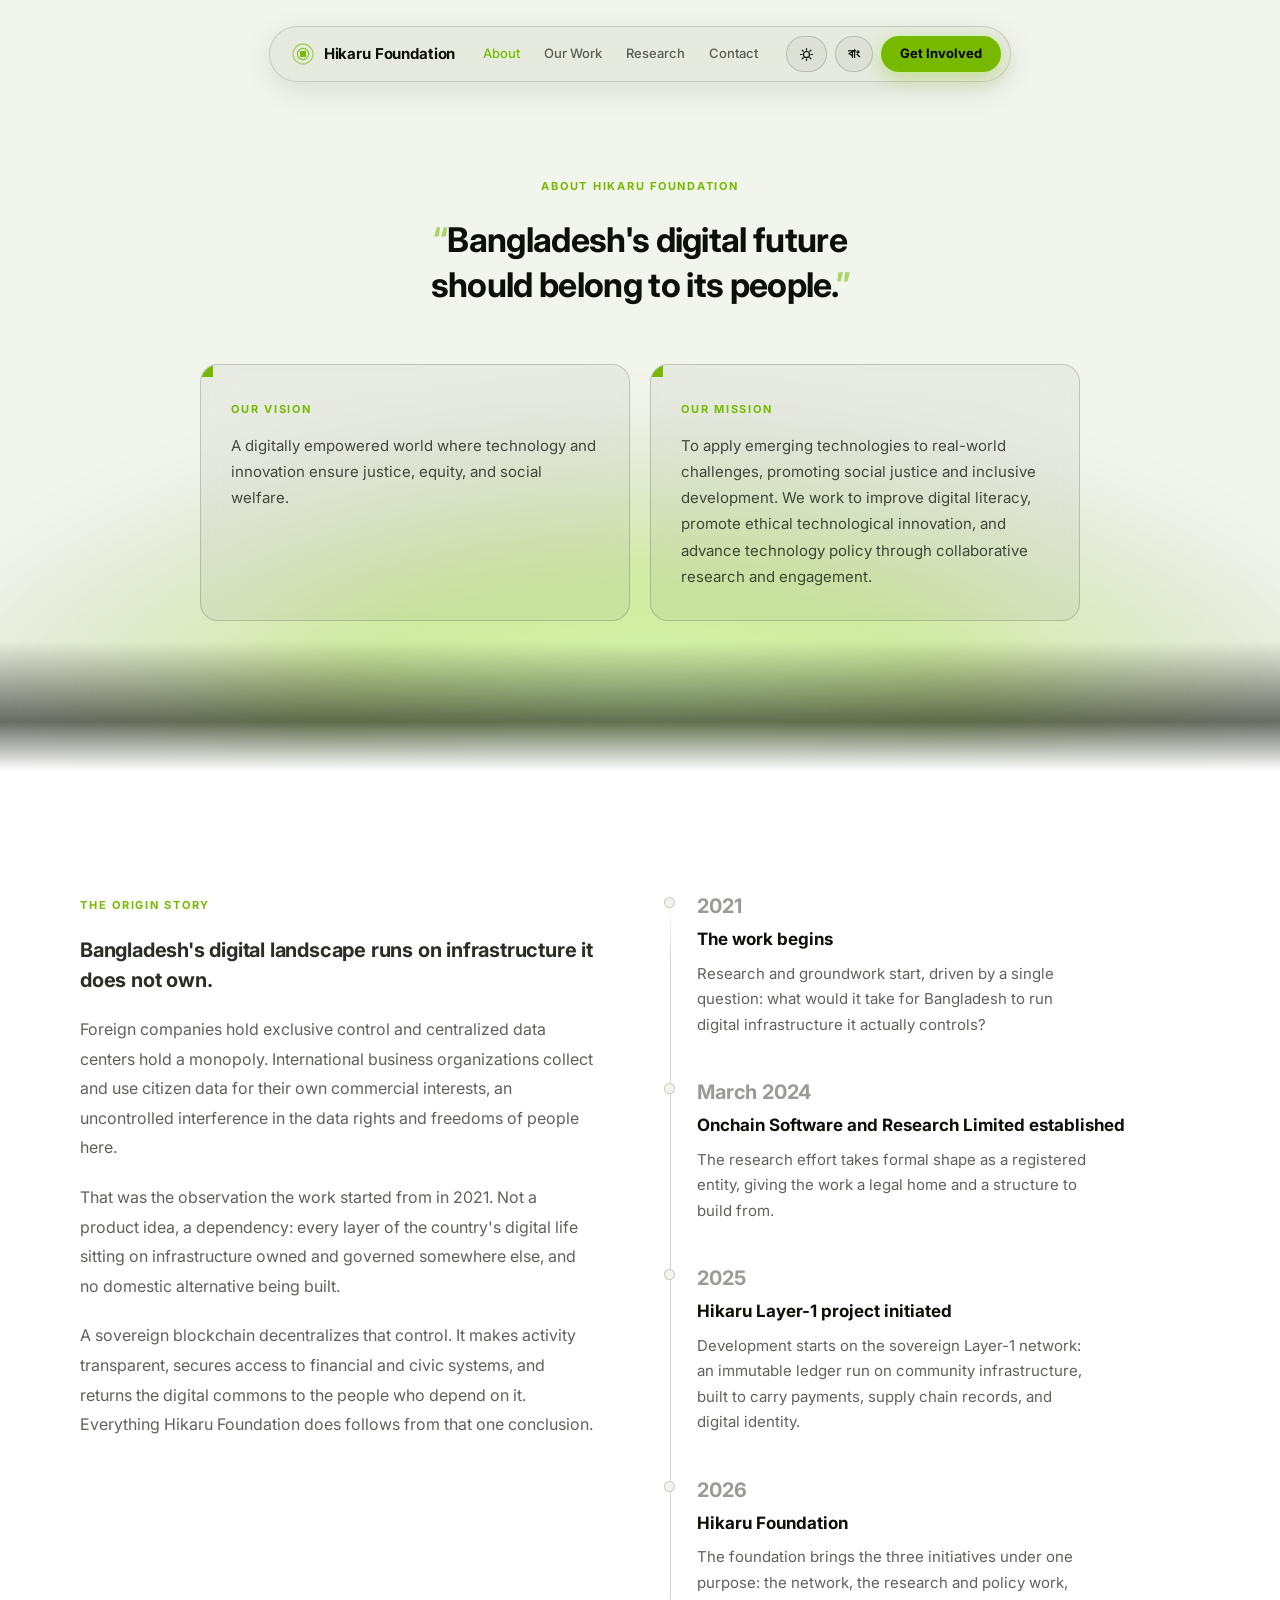
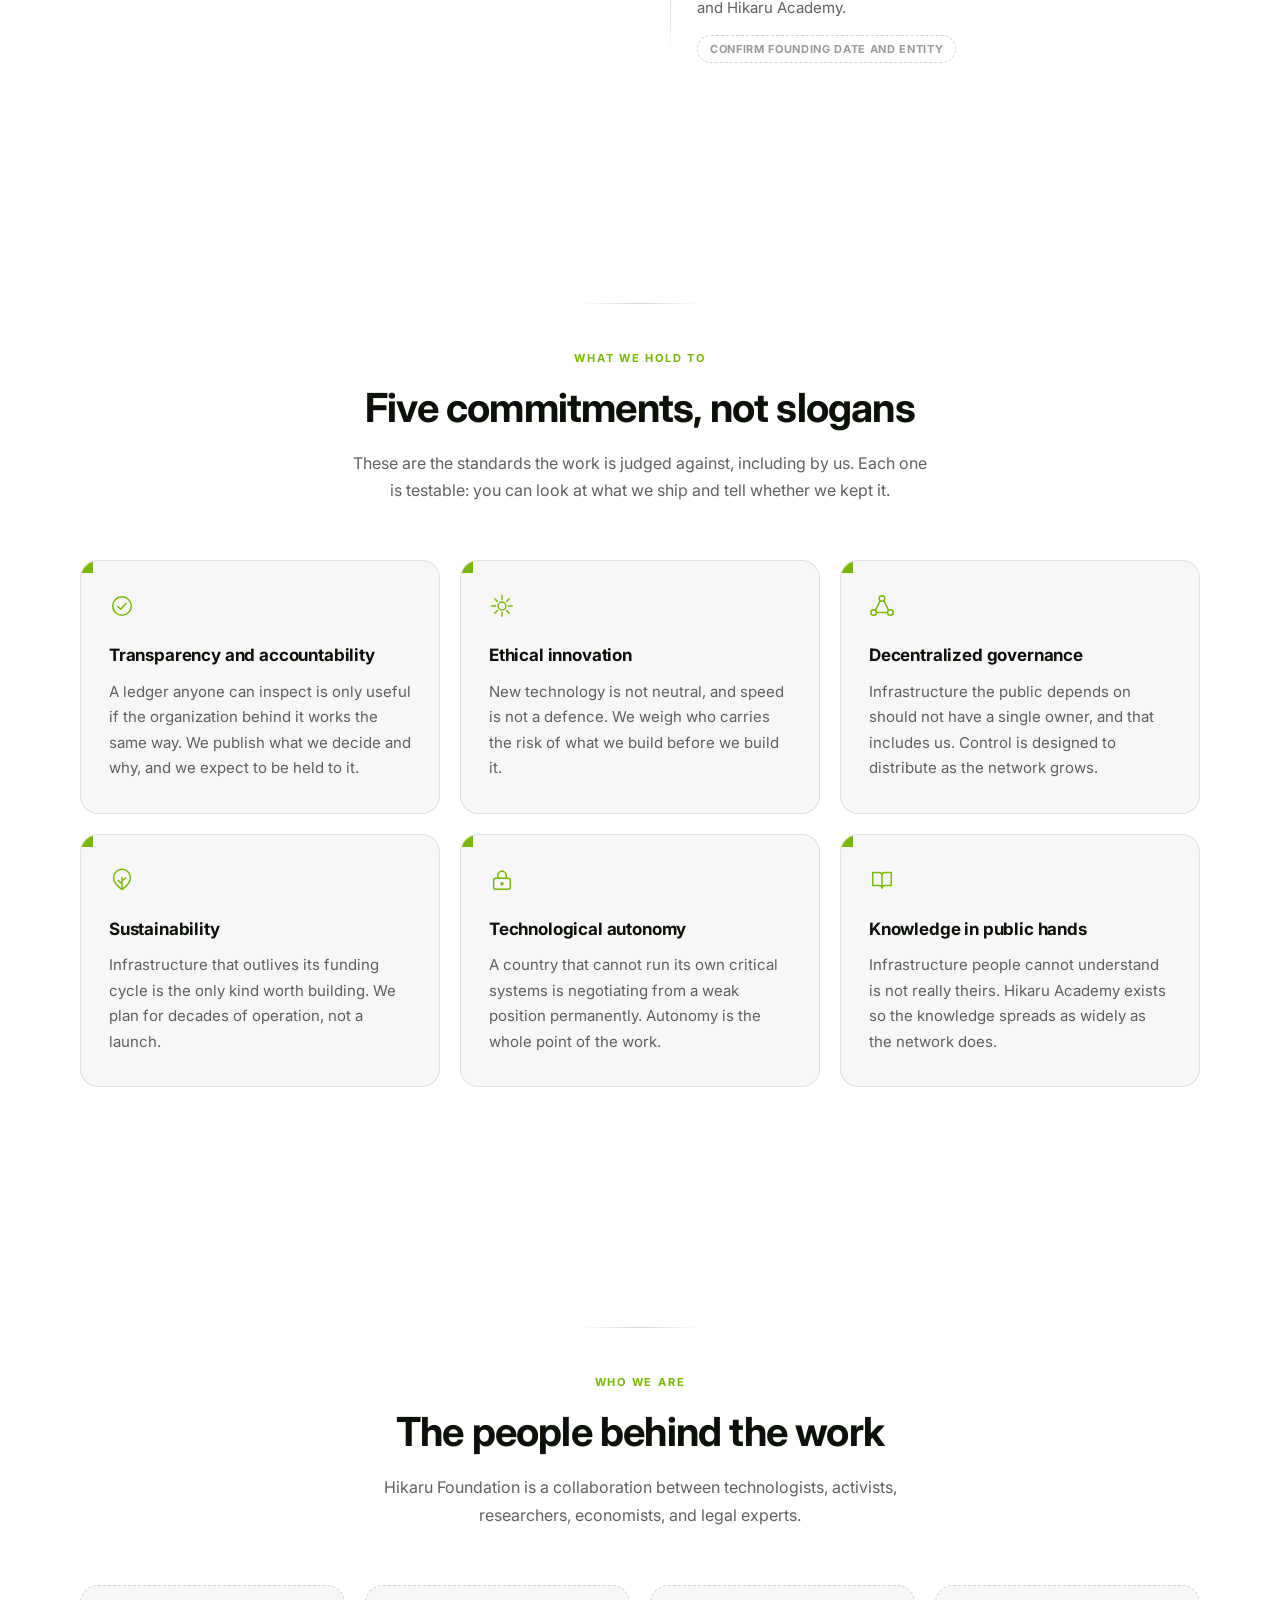
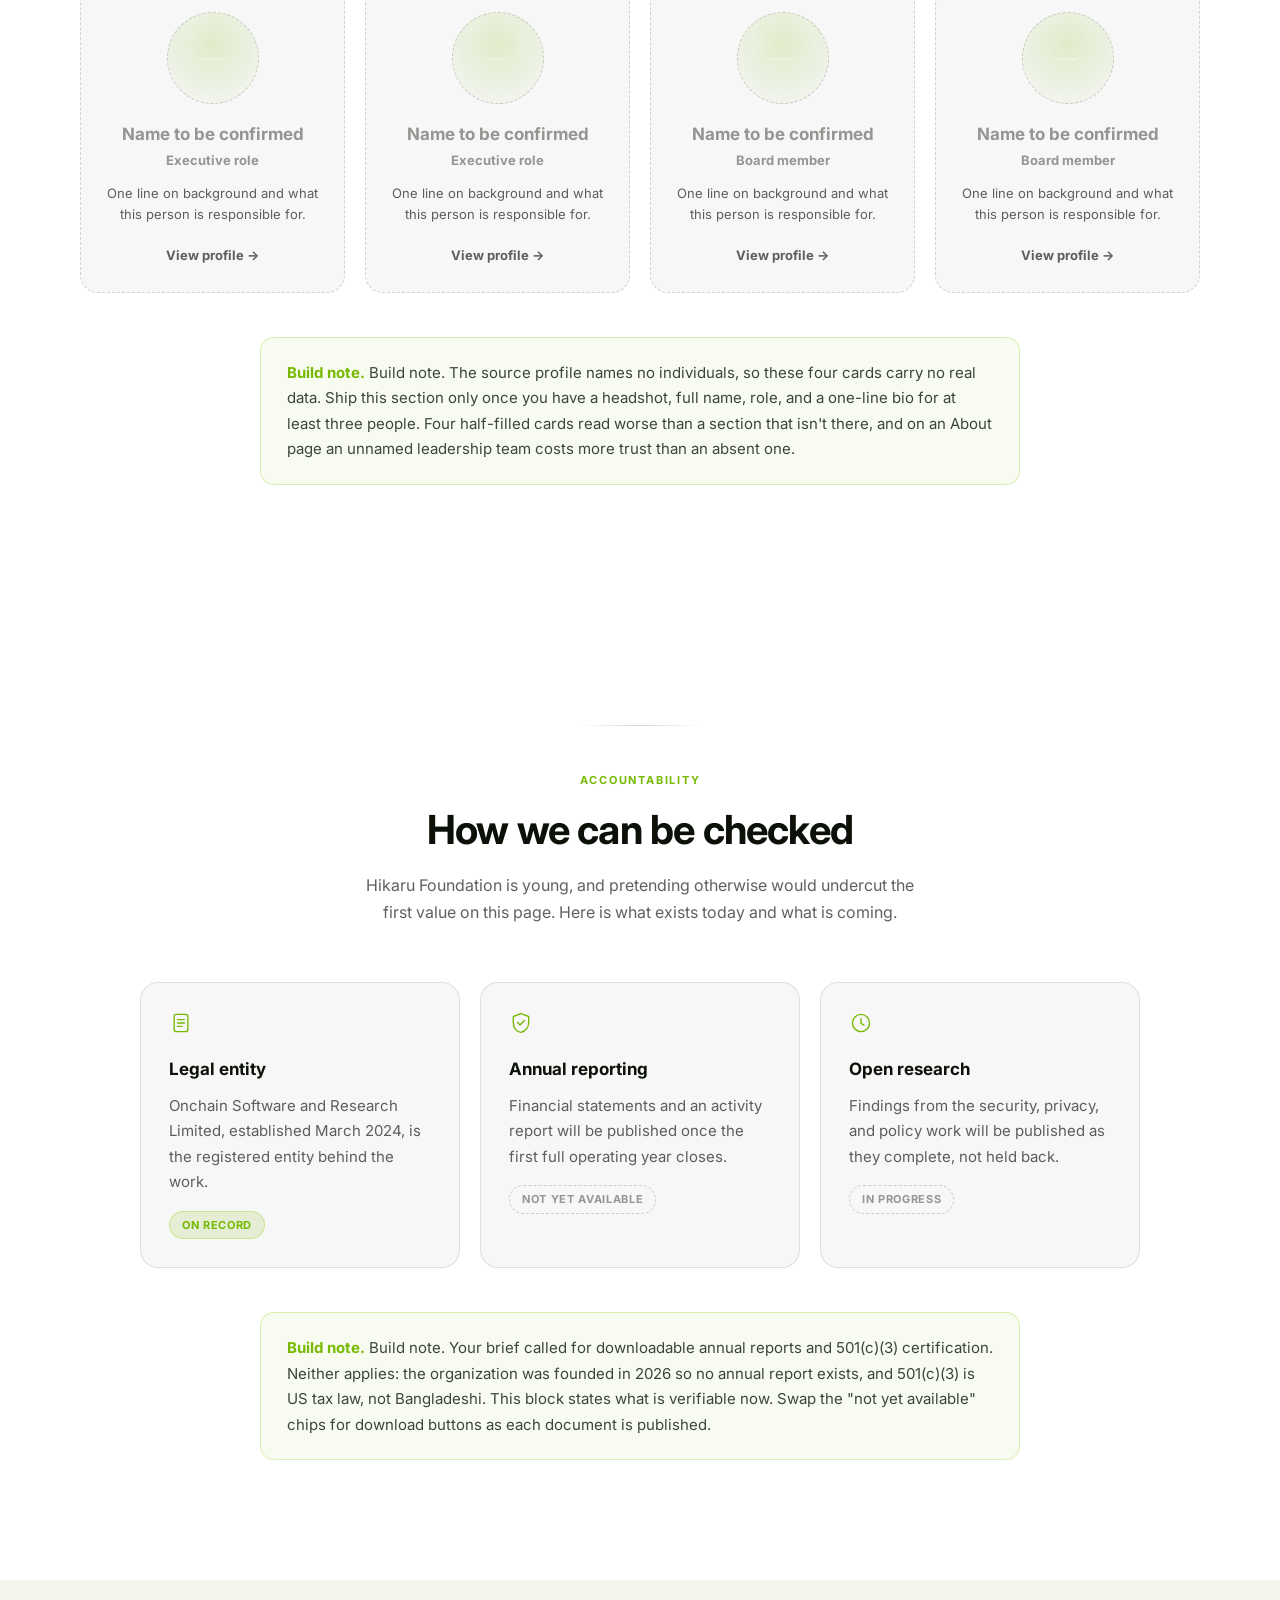
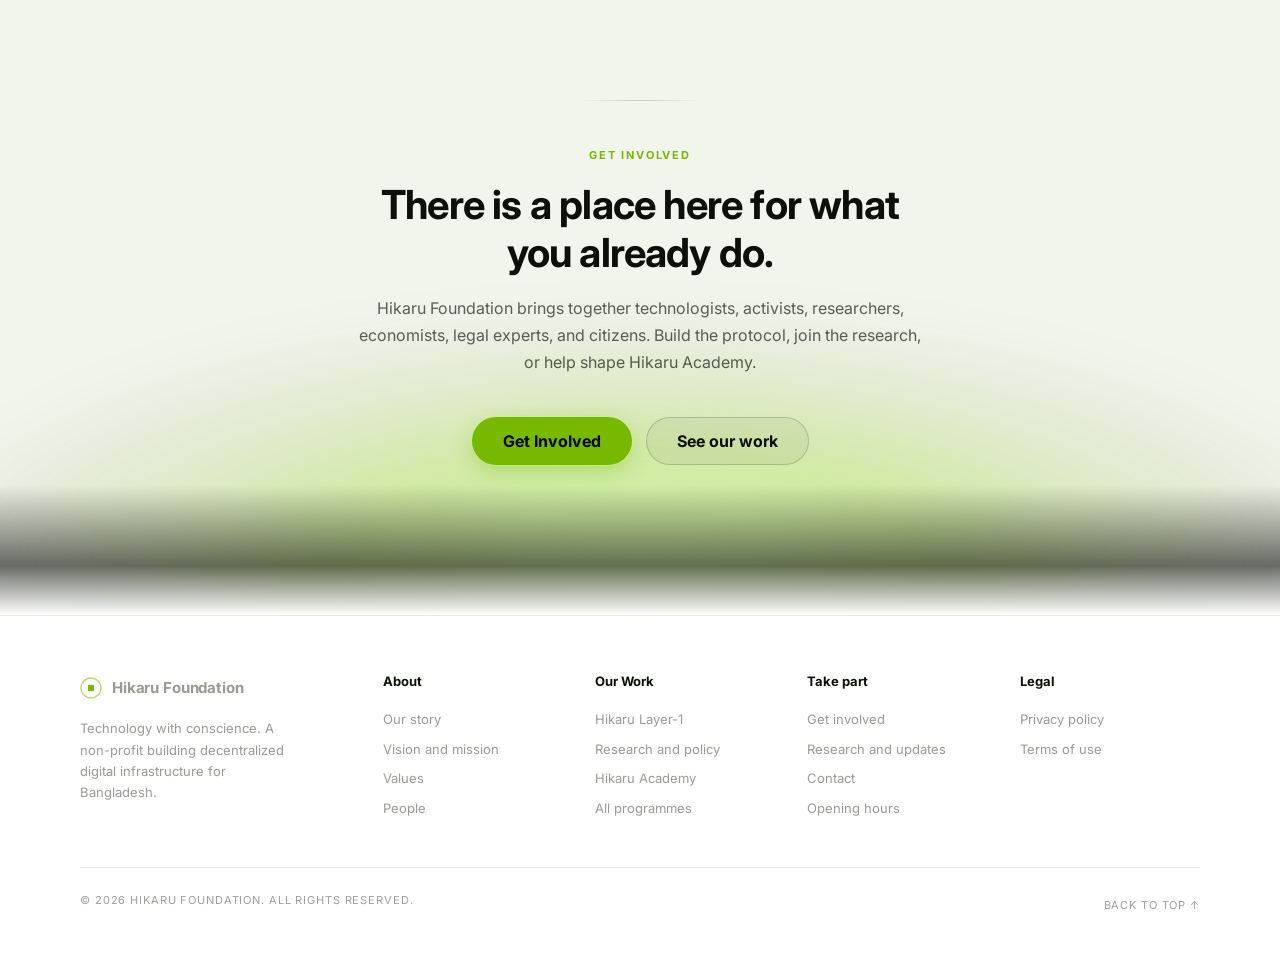
<file: about.html>
<!DOCTYPE html>
<html lang="en">
<head>
<meta charset="utf-8">
<meta name="viewport" content="width=device-width, initial-scale=1">
<title>About — Hikaru Foundation</title>
<script>(function(){try{var t=localStorage.getItem('hikaru-theme');if(!t)t=window.matchMedia('(prefers-color-scheme: light)').matches?'light':'dark';document.documentElement.setAttribute('data-theme',t);}catch(e){}})();</script>
<link rel="preconnect" href="https://fonts.googleapis.com">
<link rel="preconnect" href="https://fonts.gstatic.com" crossorigin>
<link href="https://fonts.googleapis.com/css2?family=Inter:wght@400;500;700&display=swap" rel="stylesheet">
<link rel="stylesheet" href="assets/theme.css">
<style>
/* ============================================================
   Same token set as the homepage. Nothing new except the
   timeline and team-card rules at the bottom of this sheet.
   ============================================================ */
:root{
  --primary:#76b900;
  --primary-lift:#8fd414;
  --on-primary:#000;
  --ink:#04070a;
  --ink-deep:#010203;
  --on-dark:#fff;
  --on-dark-mute:rgba(255,255,255,.62);
  --on-dark-faint:rgba(255,255,255,.34);
  --hairline:rgba(255,255,255,.10);
  --hairline-lit:rgba(255,255,255,.20);
  --panel:rgba(255,255,255,.035);

  --t-hero:54px; --t-quote:34px; --t-display:40px; --t-h-xl:24px; --t-h-md:20px;
  --t-card:17px; --t-body:16px; --t-sm:15px; --t-cap:13px; --t-xs:11px;

  --sp-section:120px;
}
*{margin:0;padding:0;box-sizing:border-box}
html{scroll-behavior:smooth}
body{
  font-family:Inter,Arial,sans-serif;background:var(--ink-deep);color:var(--on-dark);
  -webkit-font-smoothing:antialiased;line-height:1.5;overflow-x:hidden;
}
@media (prefers-reduced-motion:reduce){html{scroll-behavior:auto}}

.shell{max-width:1200px;margin:0 auto;padding:0 40px}
.narrow{max-width:900px;margin:0 auto}
.center{text-align:center}

/* ---------- stage: bloom slab ---------- */
.stage{position:relative;background:var(--ink);overflow:hidden;isolation:isolate}
.stage::before{
  content:"";position:absolute;left:50%;bottom:-46%;transform:translateX(-50%);
  width:150%;height:105%;pointer-events:none;z-index:0;
  background:radial-gradient(closest-side,
    rgba(196,255,130,.92),
    rgba(143,212,20,.60) 34%,
    rgba(118,185,0,.28) 52%,
    rgba(60,110,10,.11) 68%,
    transparent 80%);
  filter:blur(28px);
  animation:breathe 11s ease-in-out infinite alternate;
}
.stage::after{
  content:"";position:absolute;left:0;right:0;bottom:0;height:130px;z-index:1;
  background:linear-gradient(to bottom, transparent, rgba(1,2,3,.55) 62%, var(--ink-deep));
  pointer-events:none;
}
@keyframes breathe{
  from{transform:translateX(-50%) scale(1);opacity:.92}
  to{transform:translateX(-50%) scale(1.07);opacity:1}
}
@media (prefers-reduced-motion:reduce){.stage::before{animation:none}}
.stage > *{position:relative;z-index:2}

/* ---------- nav ---------- */
.nav-wrap{padding:26px 0 0}
.nav{
  margin:0 auto;width:max-content;display:flex;align-items:center;gap:28px;
  padding:9px 9px 9px 22px;border-radius:999px;
  background:rgba(255,255,255,.05);border:1px solid var(--hairline-lit);
  backdrop-filter:blur(20px) saturate(140%);-webkit-backdrop-filter:blur(20px) saturate(140%);
  box-shadow:0 8px 30px rgba(0,0,0,.45);
}
.brand{display:flex;align-items:center;gap:10px;color:inherit;text-decoration:none}
.brand svg{flex:none}
.brand b{font-size:var(--t-sm);font-weight:700;letter-spacing:-.01em}
.nav-links{display:flex;gap:24px}
.nav-links a{color:var(--on-dark-mute);text-decoration:none;font-size:var(--t-cap);font-weight:500}
.nav-links a:hover,.nav-links a[aria-current]{color:var(--on-dark)}
.nav-links a[aria-current]{color:var(--primary)}
.nav-cta{display:flex;gap:8px}

/* ---------- pills ---------- */
.pill{
  display:inline-flex;align-items:center;justify-content:center;gap:8px;
  height:36px;padding:0 18px;border-radius:999px;border:1px solid transparent;
  font:inherit;font-size:var(--t-cap);font-weight:700;text-decoration:none;cursor:pointer;
  transition:transform .18s, background .18s, box-shadow .18s, border-color .18s;
}
.pill-solid{background:var(--primary);color:var(--on-primary);box-shadow:0 0 0 1px rgba(196,255,130,.35), 0 6px 20px rgba(118,185,0,.35)}
.pill-solid:hover{background:var(--primary-lift);transform:translateY(-1px);box-shadow:0 0 0 1px rgba(196,255,130,.5), 0 8px 26px rgba(118,185,0,.5)}
.pill-ghost{background:rgba(255,255,255,.06);color:var(--on-dark);border-color:var(--hairline-lit)}
.pill-ghost:hover{border-color:rgba(255,255,255,.4);transform:translateY(-1px)}
.pill-lg{height:48px;padding:0 30px;font-size:var(--t-body)}
:focus-visible{outline:2px solid var(--primary);outline-offset:3px}

/* ---------- shared type ---------- */
.eyebrow{font-size:var(--t-xs);font-weight:700;letter-spacing:.16em;text-transform:uppercase;color:var(--primary)}
h2{font-size:var(--t-display);font-weight:700;line-height:1.2;letter-spacing:-.02em}
.lede{margin:18px auto 0;max-width:58ch;color:var(--on-dark-mute);font-size:var(--t-body);line-height:1.7}
section{padding:var(--sp-section) 0}
.rule{width:120px;height:1px;margin:0 auto 40px;background:linear-gradient(90deg,transparent,var(--hairline-lit),transparent)}

/* ==================== 1. MISSION & VISION BANNER ==================== */
.banner{padding:96px 0 150px;text-align:center}
.banner .kicker{margin-bottom:22px}
.quote{
  font-size:var(--t-quote);font-weight:700;line-height:1.34;letter-spacing:-.02em;
  max-width:22ch;margin:0 auto;position:relative;
}
.quote .mark{color:var(--primary);opacity:.55}
.vm-pair{display:grid;grid-template-columns:1fr 1fr;gap:20px;max-width:880px;margin:56px auto 0;text-align:left}
.vm-card{
  padding:30px;border-radius:18px;background:rgba(255,255,255,.05);
  border:1px solid var(--hairline-lit);backdrop-filter:blur(16px);position:relative;overflow:hidden;
}
.vm-card::before{content:"";position:absolute;top:0;left:0;width:12px;height:12px;background:var(--primary)}
.vm-card p{margin-top:14px;font-size:var(--t-sm);line-height:1.75;color:rgba(255,255,255,.82)}

/* ==================== 2. ORIGIN STORY + TIMELINE ==================== */
.story{display:grid;grid-template-columns:1fr 1.05fr;gap:64px;align-items:start}
.story-copy p{color:var(--on-dark-mute);font-size:var(--t-body);line-height:1.85;margin-top:20px}
.story-copy p.first{color:rgba(255,255,255,.9);font-size:var(--t-h-md);font-weight:700;line-height:1.5;letter-spacing:-.01em}

.tl{position:relative;padding-left:38px}
.tl::before{ /* the spine */
  content:"";position:absolute;left:11px;top:10px;bottom:10px;width:1px;
  background:linear-gradient(to bottom, transparent, var(--hairline-lit) 8%, var(--hairline-lit) 92%, transparent);
}
.tl::after{ /* the lit portion, height set by JS on scroll */
  content:"";position:absolute;left:11px;top:10px;width:1px;height:var(--tl-progress,0px);
  background:linear-gradient(to bottom, rgba(196,255,130,.9), rgba(118,185,0,.35));
  box-shadow:0 0 12px rgba(143,212,20,.6);
  transition:height .25s linear;
}
.tl-item{position:relative;padding:0 0 40px}
.tl-item:last-child{padding-bottom:0}
.tl-dot{
  position:absolute;left:-33px;top:6px;width:11px;height:11px;border-radius:999px;
  background:var(--ink);border:1px solid var(--hairline-lit);
  transition:background .3s, border-color .3s, box-shadow .3s;
}
.tl-item.lit .tl-dot{background:var(--primary);border-color:rgba(196,255,130,.8);box-shadow:0 0 16px rgba(143,212,20,.75)}
.tl-year{font-size:var(--t-h-md);font-weight:700;letter-spacing:-.01em;color:var(--on-dark-faint);transition:color .3s}
.tl-item.lit .tl-year{color:var(--primary)}
.tl-head{font-size:var(--t-card);font-weight:700;margin:6px 0 8px}
.tl-body{font-size:var(--t-sm);color:var(--on-dark-mute);line-height:1.7;max-width:44ch}
.tl-note{
  display:inline-block;margin-top:14px;padding:5px 12px;border-radius:999px;
  font-size:var(--t-xs);font-weight:700;letter-spacing:.06em;text-transform:uppercase;
  color:var(--on-dark-faint);border:1px dashed var(--hairline-lit);
}

/* ==================== 3. CORE VALUES ==================== */
.values{display:grid;grid-template-columns:repeat(3,1fr);gap:20px;margin-top:56px}
.value{
  position:relative;padding:32px 28px;text-align:left;overflow:hidden;
  background:var(--panel);border:1px solid var(--hairline);border-radius:18px;
  backdrop-filter:blur(14px);transition:border-color .22s, transform .22s, background .22s;
}
.value:hover{border-color:rgba(143,212,20,.4);transform:translateY(-4px);background:rgba(255,255,255,.055)}
.value::before{content:"";position:absolute;top:0;left:0;width:12px;height:12px;background:var(--primary)}
.value svg{color:var(--primary);margin-bottom:18px}
.value h3{font-size:var(--t-card);font-weight:700;margin-bottom:10px;letter-spacing:-.01em}
.value p{font-size:var(--t-sm);color:var(--on-dark-mute);line-height:1.7}

/* ==================== 4. LEADERSHIP GRID ==================== */
.team{display:grid;grid-template-columns:repeat(4,1fr);gap:20px;margin-top:56px}
.person{
  padding:26px;border-radius:18px;text-align:center;
  background:var(--panel);border:1px solid var(--hairline);
  transition:border-color .22s, transform .22s;
}
.person:hover{border-color:var(--hairline-lit);transform:translateY(-3px)}
.person .shot{
  width:92px;height:92px;border-radius:999px;margin:0 auto 18px;display:grid;place-items:center;
  background:radial-gradient(circle at 50% 35%, rgba(118,185,0,.18), rgba(255,255,255,.03));
  border:1px solid var(--hairline-lit);
  font-size:var(--t-h-md);font-weight:700;color:rgba(255,255,255,.30);letter-spacing:.06em;
}
.person h3{font-size:var(--t-card);font-weight:700;margin-bottom:4px}
.person .role{font-size:var(--t-cap);color:var(--primary);font-weight:700;margin-bottom:12px}
.person .bio{font-size:var(--t-cap);color:var(--on-dark-mute);line-height:1.65;margin-bottom:16px}
.person a{font-size:var(--t-cap);font-weight:700;color:var(--on-dark-mute);text-decoration:none;display:inline-flex;gap:6px}
.person a:hover{color:var(--primary)}

/* placeholder state — deliberately reads as unfinished */
.person.tbc{border-style:dashed;border-color:rgba(255,255,255,.14)}
.person.tbc .shot{border-style:dashed}
.person.tbc h3{color:var(--on-dark-faint)}
.person.tbc .role{color:var(--on-dark-faint)}

.callout{
  max-width:760px;margin:44px auto 0;padding:22px 26px;border-radius:14px;text-align:left;
  background:rgba(118,185,0,.06);border:1px solid rgba(143,212,20,.28);
  font-size:var(--t-sm);line-height:1.7;color:rgba(255,255,255,.78);
}
.callout b{color:var(--primary)}

/* ==================== 5. GOVERNANCE ==================== */
.gov{display:grid;grid-template-columns:repeat(3,1fr);gap:20px;max-width:1000px;margin:56px auto 0;text-align:left}
.gov-card{padding:28px;border-radius:18px;background:var(--panel);border:1px solid var(--hairline)}
.gov-card h3{font-size:var(--t-card);font-weight:700;margin:16px 0 10px}
.gov-card p{font-size:var(--t-sm);color:var(--on-dark-mute);line-height:1.7}
.gov-card .status{
  display:inline-block;margin-top:16px;padding:5px 12px;border-radius:999px;
  font-size:var(--t-xs);font-weight:700;letter-spacing:.06em;text-transform:uppercase;
}
.status.live{background:rgba(118,185,0,.14);color:var(--primary);border:1px solid rgba(143,212,20,.35)}
.status.soon{color:var(--on-dark-faint);border:1px dashed var(--hairline-lit)}

/* ==================== closing ==================== */
.close{padding:var(--sp-section) 0 150px;text-align:center}

/* ---------- footer ---------- */
.foot{background:var(--ink-deep);border-top:1px solid var(--hairline);padding:56px 0 40px}
.foot-grid{display:grid;grid-template-columns:1.5fr repeat(4,1fr);gap:32px}
.foot-brand p{margin-top:14px;font-size:var(--t-cap);color:var(--on-dark-faint);max-width:28ch;line-height:1.65}
.foot h4{font-size:var(--t-cap);font-weight:700;margin-bottom:14px}
.foot a{display:block;padding:5px 0;font-size:var(--t-cap);color:var(--on-dark-faint);text-decoration:none}
.foot a:hover{color:var(--primary)}
.foot .brand{display:flex}
.foot-bottom{display:flex;justify-content:space-between;gap:20px;flex-wrap:wrap;margin-top:44px;padding-top:24px;border-top:1px solid var(--hairline)}
.foot-bottom span,.foot-bottom a{font-size:var(--t-xs);letter-spacing:.08em;text-transform:uppercase;color:rgba(255,255,255,.28)}

/* ---------- reveal ---------- */
.rv{opacity:0;transform:translateY(22px)}
.rv.in{opacity:1;transform:none;transition:opacity .7s ease,transform .7s ease}
@media (prefers-reduced-motion:reduce){.rv{opacity:1;transform:none}}

/* ---------- narrow fallback (spec is desktop 1440) ---------- */
@media (max-width:980px){
  :root{--t-hero:32px;--t-quote:24px;--t-display:26px;--sp-section:72px}
  .shell{padding:0 20px}
  .nav-links{display:none}
  .story,.vm-pair,.values,.team,.gov{grid-template-columns:1fr}
  .team{gap:14px}
  .foot-grid{grid-template-columns:1fr 1fr}
}
</style>
</head>
<body data-page="about">

<!-- ==================== STAGE: nav + mission banner ==================== -->
<div class="stage">
  <div class="nav-wrap">
    <nav class="nav" aria-label="Primary">
      <a class="brand" href="index.html">
        <svg width="22" height="22" viewBox="0 0 22 22" fill="none" aria-hidden="true">
          <circle cx="11" cy="11" r="10" stroke="#76b900" stroke-width="1.4" opacity=".55"/>
          <circle cx="11" cy="11" r="5.6" stroke="#76b900" stroke-width="1.2" opacity=".8"/>
          <rect x="8" y="8" width="6" height="6" fill="#76b900"/>
        </svg>
        <b data-i18n="brand_name">Hikaru Foundation</b>
      </a>
      <div class="nav-links">
        <a href="about.html" aria-current="page" data-i18n="nav_about">About</a>
        <a href="work.html" data-i18n="nav_work">Our Work</a>
        <a href="news.html" data-i18n="nav_research">Research</a>
        <a href="contact.html" data-i18n="nav_contact">Contact</a>
      </div>
      <div class="nav-cta">
        <button class="icon-btn js-theme-toggle" type="button" aria-pressed="false" aria-label="Switch to light mode">
          <svg class="i-dark" width="15" height="15" viewBox="0 0 16 16" fill="none" aria-hidden="true"><path d="M13.8 9.6A6.3 6.3 0 016.4 2.2a6.3 6.3 0 108.9 8.9c-.5.3-1 .5-1.5.5z" stroke="currentColor" stroke-width="1.3" stroke-linejoin="round"/></svg>
          <svg class="i-light" width="15" height="15" viewBox="0 0 16 16" fill="none" aria-hidden="true"><circle cx="8" cy="8" r="3.2" stroke="currentColor" stroke-width="1.3"/><path d="M8 1.6v1.7M8 12.7v1.7M14.4 8h-1.7M3.3 8H1.6M12.7 3.3l-1.2 1.2M4.5 11.5l-1.2 1.2M12.7 12.7l-1.2-1.2M4.5 4.5L3.3 3.3" stroke="currentColor" stroke-width="1.3" stroke-linecap="round"/></svg>
        </button>
        <button class="icon-btn lang-btn js-lang-toggle" type="button" aria-label="Switch to Bangla">বাং</button>
        <a class="pill pill-solid" href="involved.html" data-i18n="nav_getinvolved">Get Involved</a>
      </div>
    </nav>
  </div>

  <!-- ===== 1. MISSION & VISION ===== -->
  <header class="banner" id="top">
    <div class="shell">
      <span class="eyebrow kicker" style="display:block" data-i18n="abt_kicker">About Hikaru Foundation</span>

      <blockquote class="quote">
        <span class="mark">“</span><span data-i18n="abt_quote">Bangladesh's digital future should belong to its people.</span><span class="mark">”</span>
      </blockquote>

      <div class="vm-pair">
        <div class="vm-card">
          <span class="eyebrow" data-i18n="abt_vision_label">Our vision</span>
          <p data-i18n="abt_vision_p">A digitally empowered world where technology and innovation ensure justice, equity, and social welfare.</p>
        </div>
        <div class="vm-card">
          <span class="eyebrow" data-i18n="abt_mission_label">Our mission</span>
          <p data-i18n="abt_mission_p">To apply emerging technologies to real-world challenges, promoting social justice and inclusive development. We work to improve digital literacy, promote ethical technological innovation, and advance technology policy through collaborative research and engagement.</p>
        </div>
      </div>
    </div>
  </header>
</div>

<main>

<!-- ==================== 2. ORIGIN STORY + TIMELINE ==================== -->
<section id="story">
  <div class="shell">
    <div class="story">

      <div class="story-copy rv">
        <span class="eyebrow" data-i18n="abt_story_eyebrow">The origin story</span>
        <p class="first" data-i18n="abt_story_first">Bangladesh's digital landscape runs on infrastructure it does not own.</p>
        <p data-i18n="abt_story_p1">Foreign companies hold exclusive control and centralized data centers hold a monopoly. International business organizations collect and use citizen data for their own commercial interests, an uncontrolled interference in the data rights and freedoms of people here.</p>
        <p data-i18n="abt_story_p2">That was the observation the work started from in 2021. Not a product idea, a dependency: every layer of the country's digital life sitting on infrastructure owned and governed somewhere else, and no domestic alternative being built.</p>
        <p data-i18n="abt_story_p3">A sovereign blockchain decentralizes that control. It makes activity transparent, secures access to financial and civic systems, and returns the digital commons to the people who depend on it. Everything Hikaru Foundation does follows from that one conclusion.</p>
      </div>

      <div class="tl rv" id="timeline">

        <div class="tl-item">
          <span class="tl-dot" aria-hidden="true"></span>
          <div class="tl-year" data-i18n="abt_tl1_y">2021</div>
          <h3 class="tl-head" data-i18n="abt_tl1_h">The work begins</h3>
          <p class="tl-body" data-i18n="abt_tl1_b">Research and groundwork start, driven by a single question: what would it take for Bangladesh to run digital infrastructure it actually controls?</p>
        </div>

        <div class="tl-item">
          <span class="tl-dot" aria-hidden="true"></span>
          <div class="tl-year" data-i18n="abt_tl2_y">March 2024</div>
          <h3 class="tl-head" data-i18n="abt_tl2_h">Onchain Software and Research Limited established</h3>
          <p class="tl-body" data-i18n="abt_tl2_b">The research effort takes formal shape as a registered entity, giving the work a legal home and a structure to build from.</p>
        </div>

        <div class="tl-item">
          <span class="tl-dot" aria-hidden="true"></span>
          <div class="tl-year" data-i18n="abt_tl3_y">2025</div>
          <h3 class="tl-head" data-i18n="abt_tl3_h">Hikaru Layer-1 project initiated</h3>
          <p class="tl-body" data-i18n="abt_tl3_b">Development starts on the sovereign Layer-1 network: an immutable ledger run on community infrastructure, built to carry payments, supply chain records, and digital identity.</p>
        </div>

        <div class="tl-item">
          <span class="tl-dot" aria-hidden="true"></span>
          <div class="tl-year" data-i18n="abt_tl4_y">2026</div>
          <h3 class="tl-head" data-i18n="abt_tl4_h">Hikaru Foundation</h3>
          <p class="tl-body" data-i18n="abt_tl4_b">The foundation brings the three initiatives under one purpose: the network, the research and policy work, and Hikaru Academy.</p>
          <span class="tl-note" data-i18n="abt_tl4_note">Confirm founding date and entity</span>
        </div>

      </div>
    </div>
  </div>
</section>

<!-- ==================== 3. CORE VALUES ==================== -->
<section id="values">
  <div class="shell center">
    <div class="rule"></div>
    <div class="rv">
      <span class="eyebrow" data-i18n="abt_values_eyebrow">What we hold to</span>
      <h2 style="margin-top:16px" data-i18n="abt_values_h2">Five commitments, not slogans</h2>
      <p class="lede" data-i18n="abt_values_lede">These are the standards the work is judged against, including by us. Each one is testable: you can look at what we ship and tell whether we kept it.</p>
    </div>

    <div class="values">

      <article class="value rv">
        <svg width="26" height="26" viewBox="0 0 28 28" fill="none" aria-hidden="true">
          <circle cx="14" cy="14" r="10" stroke="currentColor" stroke-width="1.6"/>
          <path d="M9.5 14.5l3 3 6-6.5" stroke="currentColor" stroke-width="1.6" stroke-linecap="round" stroke-linejoin="round"/>
        </svg>
        <h3 data-i18n="abt_v1_h3">Transparency and accountability</h3>
        <p data-i18n="abt_v1_p">A ledger anyone can inspect is only useful if the organization behind it works the same way. We publish what we decide and why, and we expect to be held to it.</p>
      </article>

      <article class="value rv">
        <svg width="26" height="26" viewBox="0 0 28 28" fill="none" aria-hidden="true">
          <path d="M14 3v4M14 21v4M3 14h4M21 14h4M6.2 6.2l2.9 2.9M18.9 18.9l2.9 2.9M21.8 6.2l-2.9 2.9M9.1 18.9l-2.9 2.9" stroke="currentColor" stroke-width="1.6" stroke-linecap="round"/>
          <circle cx="14" cy="14" r="4.2" stroke="currentColor" stroke-width="1.6"/>
        </svg>
        <h3 data-i18n="abt_v2_h3">Ethical innovation</h3>
        <p data-i18n="abt_v2_p">New technology is not neutral, and speed is not a defence. We weigh who carries the risk of what we build before we build it.</p>
      </article>

      <article class="value rv">
        <svg width="26" height="26" viewBox="0 0 28 28" fill="none" aria-hidden="true">
          <circle cx="14" cy="6" r="3" stroke="currentColor" stroke-width="1.6"/>
          <circle cx="5" cy="21" r="3" stroke="currentColor" stroke-width="1.6"/>
          <circle cx="23" cy="21" r="3" stroke="currentColor" stroke-width="1.6"/>
          <path d="M12 8.5L7 18.5M16 8.5l5 10M8 21h12" stroke="currentColor" stroke-width="1.6"/>
        </svg>
        <h3 data-i18n="abt_v3_h3">Decentralized governance</h3>
        <p data-i18n="abt_v3_p">Infrastructure the public depends on should not have a single owner, and that includes us. Control is designed to distribute as the network grows.</p>
      </article>

      <article class="value rv">
        <svg width="26" height="26" viewBox="0 0 28 28" fill="none" aria-hidden="true">
          <path d="M14 24s9-5.5 9-12.5A9 9 0 005 11.5C5 18.5 14 24 14 24z" stroke="currentColor" stroke-width="1.6" stroke-linejoin="round"/>
          <path d="M14 24V11M14 15l4-3.5M14 18l-4-3.5" stroke="currentColor" stroke-width="1.5" stroke-linecap="round"/>
        </svg>
        <h3 data-i18n="abt_v4_h3">Sustainability</h3>
        <p data-i18n="abt_v4_p">Infrastructure that outlives its funding cycle is the only kind worth building. We plan for decades of operation, not a launch.</p>
      </article>

      <article class="value rv">
        <svg width="26" height="26" viewBox="0 0 28 28" fill="none" aria-hidden="true">
          <rect x="5" y="12" width="18" height="12" rx="2.5" stroke="currentColor" stroke-width="1.6"/>
          <path d="M9.5 12V9a4.5 4.5 0 019 0v3" stroke="currentColor" stroke-width="1.6" stroke-linecap="round"/>
          <circle cx="14" cy="18" r="1.8" fill="currentColor"/>
        </svg>
        <h3 data-i18n="abt_v5_h3">Technological autonomy</h3>
        <p data-i18n="abt_v5_p">A country that cannot run its own critical systems is negotiating from a weak position permanently. Autonomy is the whole point of the work.</p>
      </article>

      <article class="value rv">
        <svg width="26" height="26" viewBox="0 0 28 28" fill="none" aria-hidden="true">
          <path d="M4 6h7a3 3 0 013 3v14a3 3 0 00-3-3H4V6zM24 6h-7a3 3 0 00-3 3v14a3 3 0 013-3h7V6z" stroke="currentColor" stroke-width="1.6" stroke-linejoin="round"/>
        </svg>
        <h3 data-i18n="abt_v6_h3">Knowledge in public hands</h3>
        <p data-i18n="abt_v6_p">Infrastructure people cannot understand is not really theirs. Hikaru Academy exists so the knowledge spreads as widely as the network does.</p>
      </article>

    </div>
  </div>
</section>

<!-- ==================== 4. LEADERSHIP ==================== -->
<section id="team">
  <div class="shell center">
    <div class="rule"></div>
    <div class="rv">
      <span class="eyebrow" data-i18n="abt_team_eyebrow">Who we are</span>
      <h2 style="margin-top:16px" data-i18n="abt_team_h2">The people behind the work</h2>
      <p class="lede" data-i18n="abt_team_lede">Hikaru Foundation is a collaboration between technologists, activists, researchers, economists, and legal experts.</p>
    </div>

    <!-- ============================================================
         PLACEHOLDER GRID — no names, roles, or photographs exist in
         the source material. Cards are styled as unfinished on purpose.
         Replace each with: headshot, full name, role, one-line bio,
         and a link to a profile. Delete any card left unfilled.
         ============================================================ -->
    <div class="team">

      <article class="person tbc rv">
        <div class="shot" aria-hidden="true">—</div>
        <h3 data-i18n="abt_person_name">Name to be confirmed</h3>
        <div class="role" data-i18n="abt_person_role_exec">Executive role</div>
        <p class="bio" data-i18n="abt_person_bio">One line on background and what this person is responsible for.</p>
        <a href="#" data-i18n="abt_person_link">View profile →</a>
      </article>

      <article class="person tbc rv">
        <div class="shot" aria-hidden="true">—</div>
        <h3 data-i18n="abt_person_name">Name to be confirmed</h3>
        <div class="role" data-i18n="abt_person_role_exec">Executive role</div>
        <p class="bio" data-i18n="abt_person_bio">One line on background and what this person is responsible for.</p>
        <a href="#" data-i18n="abt_person_link">View profile →</a>
      </article>

      <article class="person tbc rv">
        <div class="shot" aria-hidden="true">—</div>
        <h3 data-i18n="abt_person_name">Name to be confirmed</h3>
        <div class="role" data-i18n="abt_person_role_board">Board member</div>
        <p class="bio" data-i18n="abt_person_bio">One line on background and what this person is responsible for.</p>
        <a href="#" data-i18n="abt_person_link">View profile →</a>
      </article>

      <article class="person tbc rv">
        <div class="shot" aria-hidden="true">—</div>
        <h3 data-i18n="abt_person_name">Name to be confirmed</h3>
        <div class="role" data-i18n="abt_person_role_board">Board member</div>
        <p class="bio" data-i18n="abt_person_bio">One line on background and what this person is responsible for.</p>
        <a href="#" data-i18n="abt_person_link">View profile →</a>
      </article>

    </div>

    <div class="callout rv">
      <b>Build note.</b> <span data-i18n="abt_team_callout">The source profile names no individuals, so these four cards carry no real data. Ship this section only once you have a headshot, full name, role, and a one-line bio for at least three people. Four half-filled cards read worse than a section that isn't there, and on an About page an unnamed leadership team costs more trust than an absent one.</span>
    </div>
  </div>
</section>

<!-- ==================== 5. GOVERNANCE & ACCOUNTABILITY ==================== -->
<section id="governance">
  <div class="shell center">
    <div class="rule"></div>
    <div class="rv">
      <span class="eyebrow" data-i18n="abt_gov_eyebrow">Accountability</span>
      <h2 style="margin-top:16px" data-i18n="abt_gov_h2">How we can be checked</h2>
      <p class="lede" data-i18n="abt_gov_lede">Hikaru Foundation is young, and pretending otherwise would undercut the first value on this page. Here is what exists today and what is coming.</p>
    </div>

    <div class="gov">

      <div class="gov-card rv">
        <svg width="24" height="24" viewBox="0 0 28 28" fill="none" aria-hidden="true" style="color:var(--primary)">
          <rect x="6" y="4" width="16" height="20" rx="2.5" stroke="currentColor" stroke-width="1.6"/>
          <path d="M10 10h8M10 14h8M10 18h5" stroke="currentColor" stroke-width="1.6" stroke-linecap="round"/>
        </svg>
        <h3 data-i18n="abt_gov1_h3">Legal entity</h3>
        <p data-i18n="abt_gov1_p">Onchain Software and Research Limited, established March 2024, is the registered entity behind the work.</p>
        <span class="status live" data-i18n="abt_gov1_status">On record</span>
      </div>

      <div class="gov-card rv">
        <svg width="24" height="24" viewBox="0 0 28 28" fill="none" aria-hidden="true" style="color:var(--primary)">
          <path d="M14 3l9 3.5v7c0 5.5-3.8 10-9 11.5C8.8 24.5 5 20 5 13.5v-7L14 3z" stroke="currentColor" stroke-width="1.6"/>
          <path d="M10 13.5l2.8 2.8L18 11" stroke="currentColor" stroke-width="1.6" stroke-linecap="round"/>
        </svg>
        <h3 data-i18n="abt_gov2_h3">Annual reporting</h3>
        <p data-i18n="abt_gov2_p">Financial statements and an activity report will be published once the first full operating year closes.</p>
        <span class="status soon" data-i18n="abt_gov2_status">Not yet available</span>
      </div>

      <div class="gov-card rv">
        <svg width="24" height="24" viewBox="0 0 28 28" fill="none" aria-hidden="true" style="color:var(--primary)">
          <circle cx="14" cy="14" r="10" stroke="currentColor" stroke-width="1.6"/>
          <path d="M14 9v5.5l3.5 2" stroke="currentColor" stroke-width="1.6" stroke-linecap="round"/>
        </svg>
        <h3 data-i18n="abt_gov3_h3">Open research</h3>
        <p data-i18n="abt_gov3_p">Findings from the security, privacy, and policy work will be published as they complete, not held back.</p>
        <span class="status soon" data-i18n="abt_gov3_status">In progress</span>
      </div>

    </div>

    <div class="callout rv">
      <b>Build note.</b> <span data-i18n="abt_gov_callout">Your brief called for downloadable annual reports and 501(c)(3) certification. Neither applies: the organization was founded in 2026 so no annual report exists, and 501(c)(3) is US tax law, not Bangladeshi. This block states what is verifiable now. Swap the "not yet available" chips for download buttons as each document is published.</span>
    </div>
  </div>
</section>

</main>

<!-- ==================== CLOSING, on a second bloom ==================== -->
<div class="stage">
  <section class="close">
    <div class="shell center">
      <div class="rule"></div>
      <div class="rv">
        <span class="eyebrow" data-i18n="abt_close_eyebrow">Get involved</span>
        <h2 style="margin:16px auto 0;max-width:20ch" data-i18n="abt_close_h2">There is a place here for what you already do.</h2>
        <p class="lede" data-i18n="abt_close_lede">Hikaru Foundation brings together technologists, activists, researchers, economists, legal experts, and citizens. Build the protocol, join the research, or help shape Hikaru Academy.</p>
        <div style="margin-top:40px;display:flex;gap:14px;justify-content:center;flex-wrap:wrap">
          <a class="pill pill-solid pill-lg" href="involved.html" data-i18n="abt_close_btn1">Get Involved</a>
          <a class="pill pill-ghost pill-lg" href="work.html" data-i18n="abt_close_btn2">See our work</a>
        </div>
      </div>
    </div>
  </section>
</div>

<!-- ==================== FOOTER ==================== -->
<footer class="foot">
  <div class="shell">
    <div class="foot-grid">
      <div class="foot-brand">
        <a class="brand" href="index.html">
          <svg width="22" height="22" viewBox="0 0 22 22" fill="none" aria-hidden="true">
            <circle cx="11" cy="11" r="10" stroke="#76b900" stroke-width="1.4" opacity=".55"/>
            <rect x="8" y="8" width="6" height="6" fill="#76b900"/>
          </svg>
          <b data-i18n="brand_name">Hikaru Foundation</b>
        </a>
        <p data-i18n="foot_tagline">Technology with conscience. A non-profit building decentralized digital infrastructure for Bangladesh.</p>
      </div>
      <div><h4 data-i18n="foot_h_about">About</h4><a href="about.html#story" data-i18n="foot_our_story">Our story</a><a href="about.html" data-i18n="foot_vision_mission">Vision and mission</a><a href="about.html#values" data-i18n="foot_values">Values</a><a href="about.html#team" data-i18n="foot_people">People</a></div>
      <div><h4 data-i18n="foot_h_work">Our Work</h4><a href="network.html" data-i18n="foot_hikaru_l1">Hikaru Layer-1</a><a href="work.html#research" data-i18n="foot_research_policy">Research and policy</a><a href="work.html#academy" data-i18n="foot_academy">Hikaru Academy</a><a href="work.html" data-i18n="foot_all_programmes">All programmes</a></div>
      <div><h4 data-i18n="foot_h_takepart">Take part</h4><a href="involved.html" data-i18n="foot_get_involved">Get involved</a><a href="news.html" data-i18n="foot_research_updates">Research and updates</a><a href="contact.html" data-i18n="foot_contact">Contact</a><a href="contact.html#hours" data-i18n="foot_opening_hours">Opening hours</a></div>
      <div><h4 data-i18n="foot_h_legal">Legal</h4><a href="#" data-i18n="foot_privacy">Privacy policy</a><a href="#" data-i18n="foot_terms">Terms of use</a></div>
    </div>
    <div class="foot-bottom">
      <span data-i18n="foot_copyright">© 2026 Hikaru Foundation. All rights reserved.</span>
      <a href="#top" data-i18n="foot_back_to_top">Back to top ↑</a>
    </div>
  </div>
</footer>

<script src="assets/i18n-core.js"></script>
<script src="assets/i18n-about.js"></script>
<script src="assets/theme.js"></script>
<script src="assets/i18n.js"></script>

<script>
/* ---------- scroll reveal ---------- */
var io = new IntersectionObserver(function(es){
  es.forEach(function(e){ if (e.isIntersecting) { e.target.classList.add('in'); io.unobserve(e.target); } });
}, { threshold: .1 });
Array.prototype.forEach.call(document.querySelectorAll('.rv'), function(el){ io.observe(el); });

/* ---------- timeline: spine fills as you scroll, dots light in turn ---------- */
(function(){
  var tl = document.getElementById('timeline');
  if (!tl) return;
  var items = Array.prototype.slice.call(tl.querySelectorAll('.tl-item'));
  var reduce = window.matchMedia('(prefers-reduced-motion:reduce)').matches;

  if (reduce) {
    items.forEach(function(i){ i.classList.add('lit'); });
    tl.style.setProperty('--tl-progress', '100%');
    return;
  }

  var ticking = false;
  function update(){
    ticking = false;
    var mark = window.innerHeight * 0.62;   // the trigger line
    var top = tl.getBoundingClientRect().top;
    var lastLit = -1;

    items.forEach(function(item, i){
      var y = item.getBoundingClientRect().top;
      if (y < mark) { item.classList.add('lit'); lastLit = i; }
      else { item.classList.remove('lit'); }
    });

    var h = 0;
    if (lastLit >= 0) {
      var dot = items[lastLit].querySelector('.tl-dot');
      h = dot.getBoundingClientRect().top - tl.getBoundingClientRect().top - 4;
    }
    tl.style.setProperty('--tl-progress', Math.max(0, h) + 'px');
  }

  window.addEventListener('scroll', function(){
    if (!ticking) { ticking = true; requestAnimationFrame(update); }
  }, { passive: true });
  window.addEventListener('resize', update);
  update();
})();
</script>

</body>
</html>
</file>
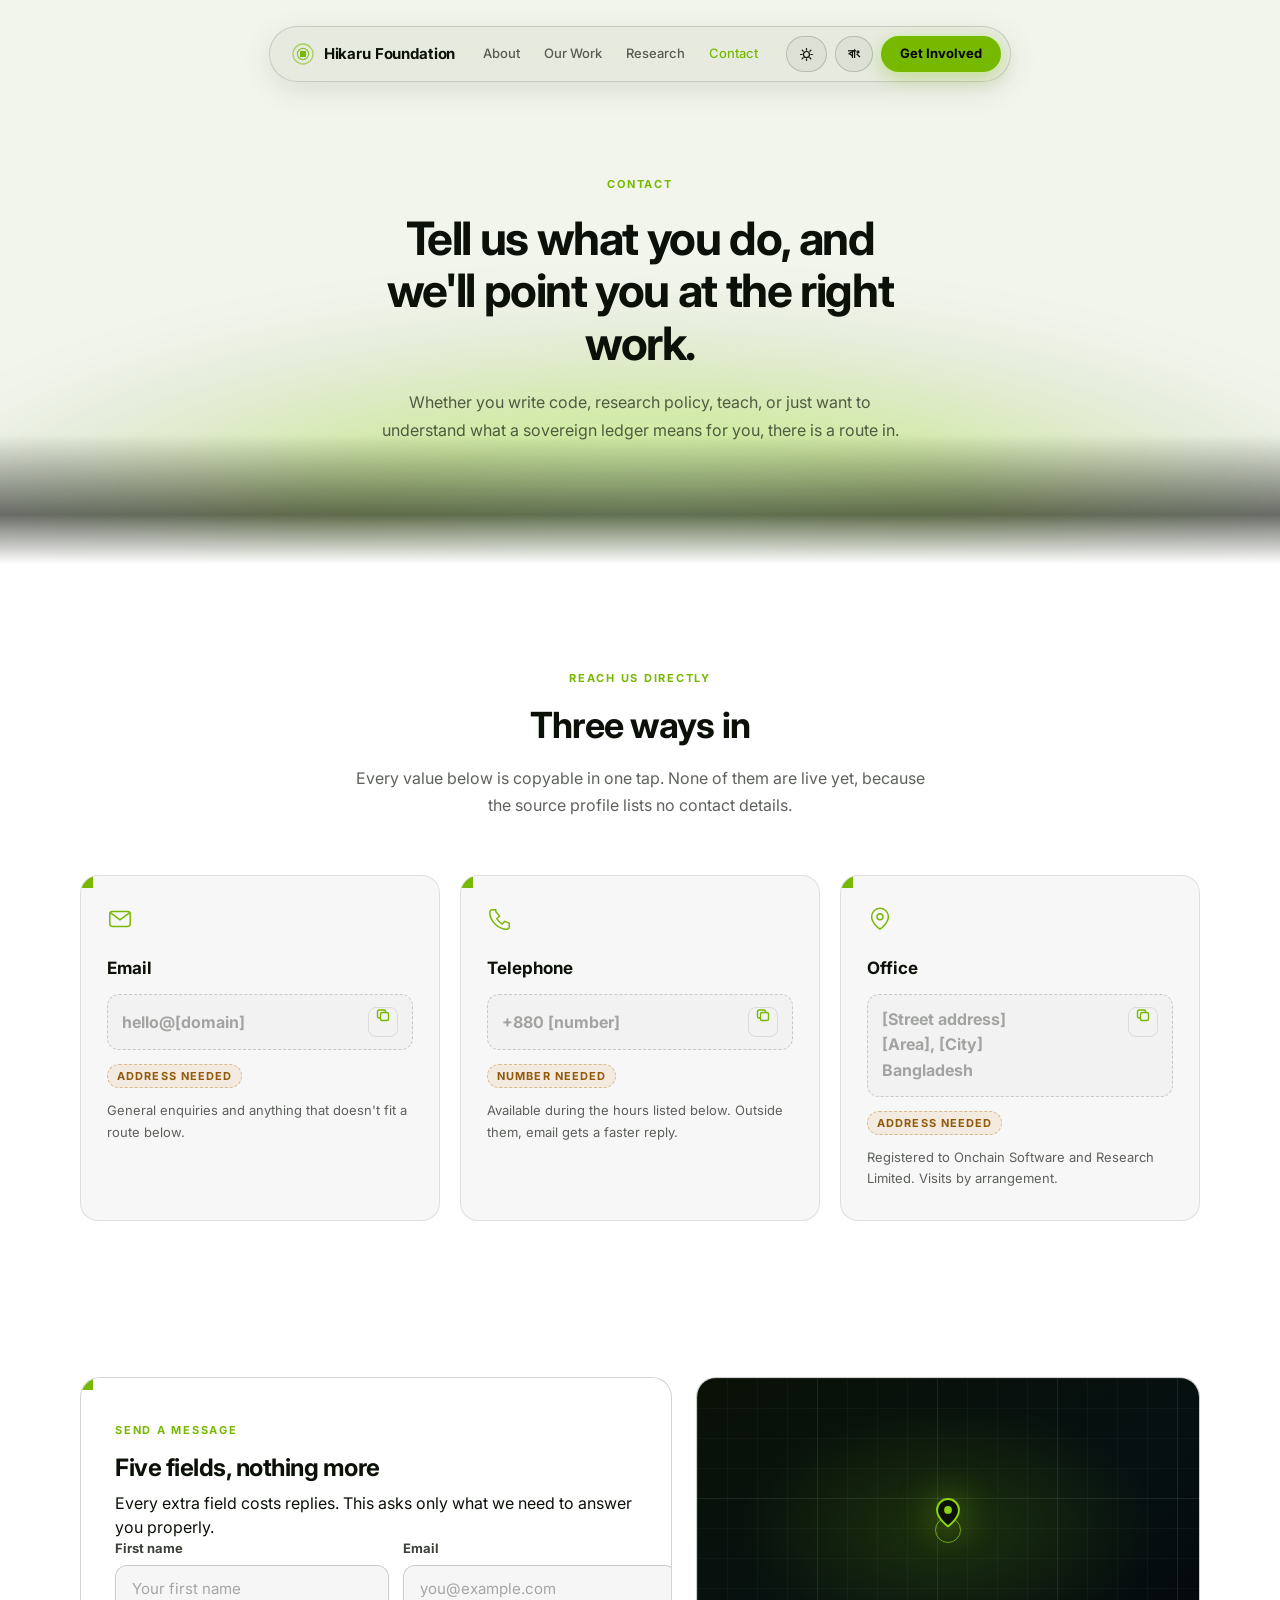
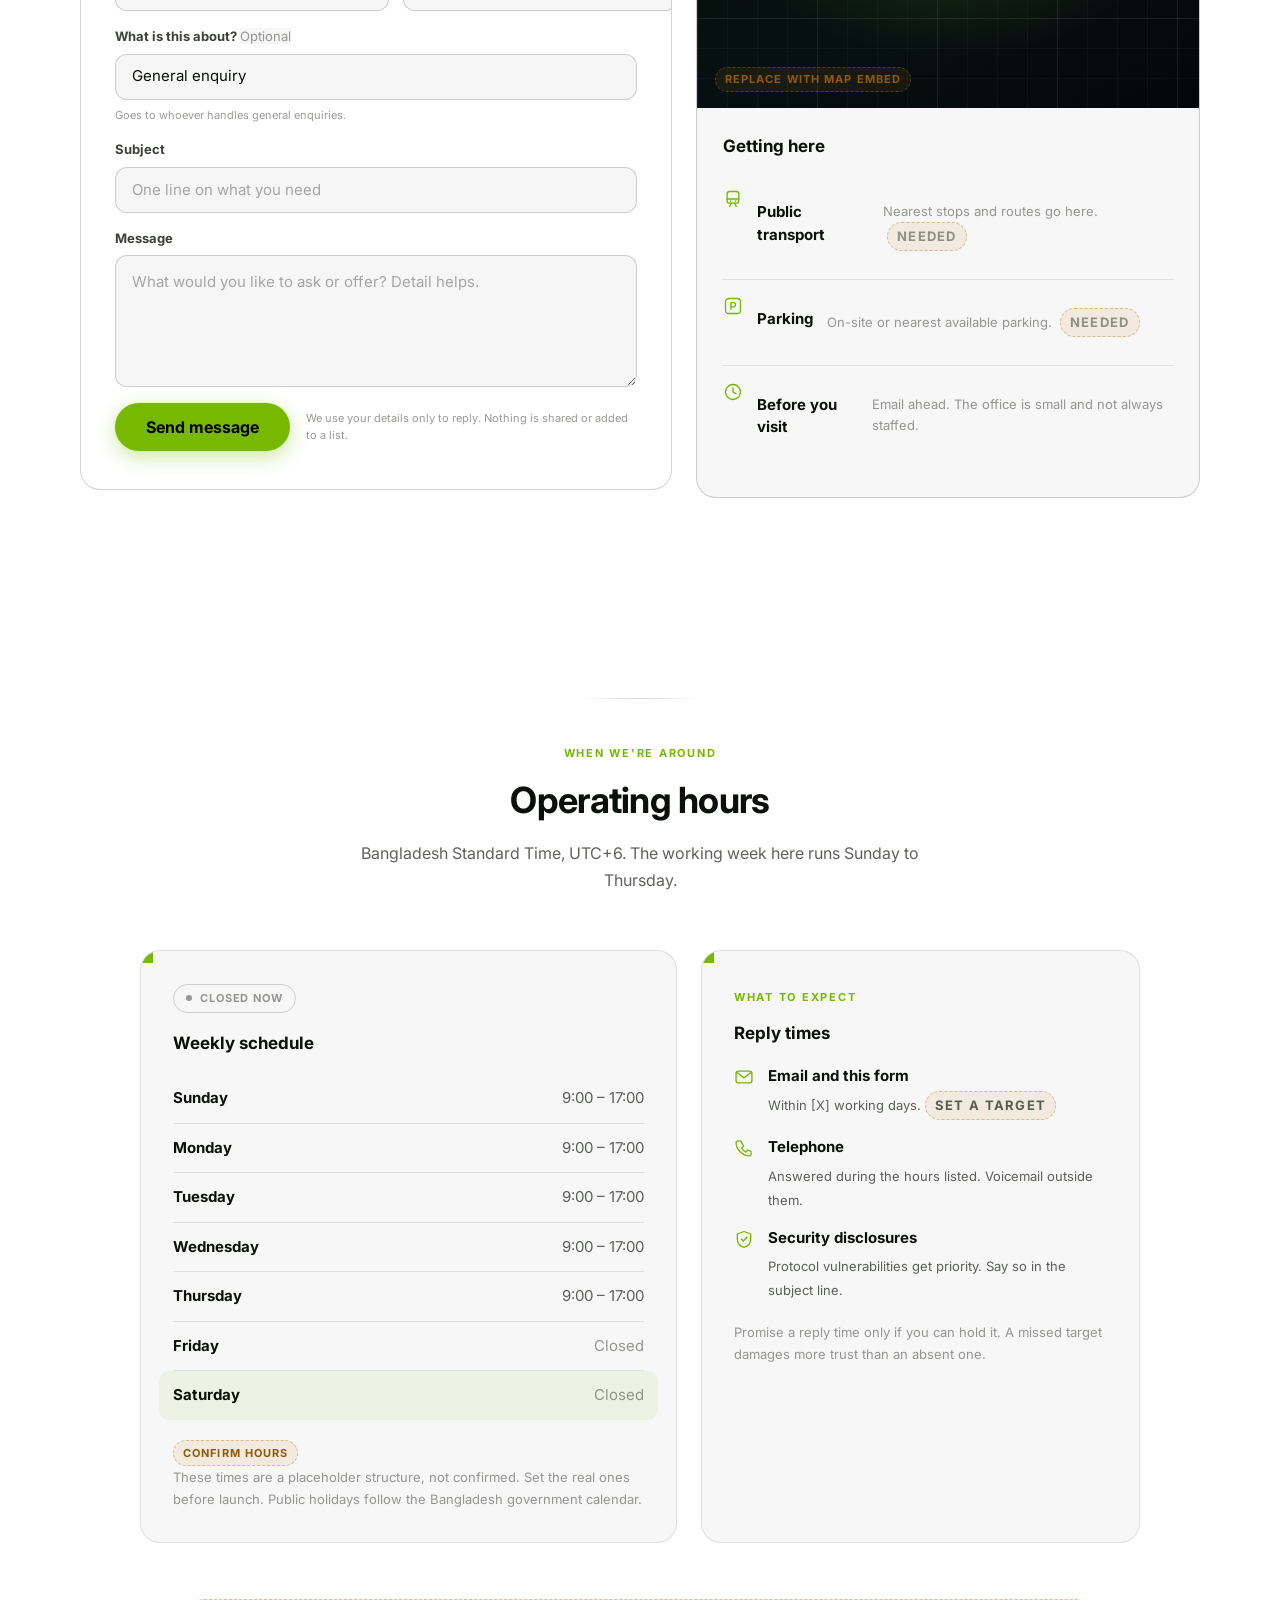
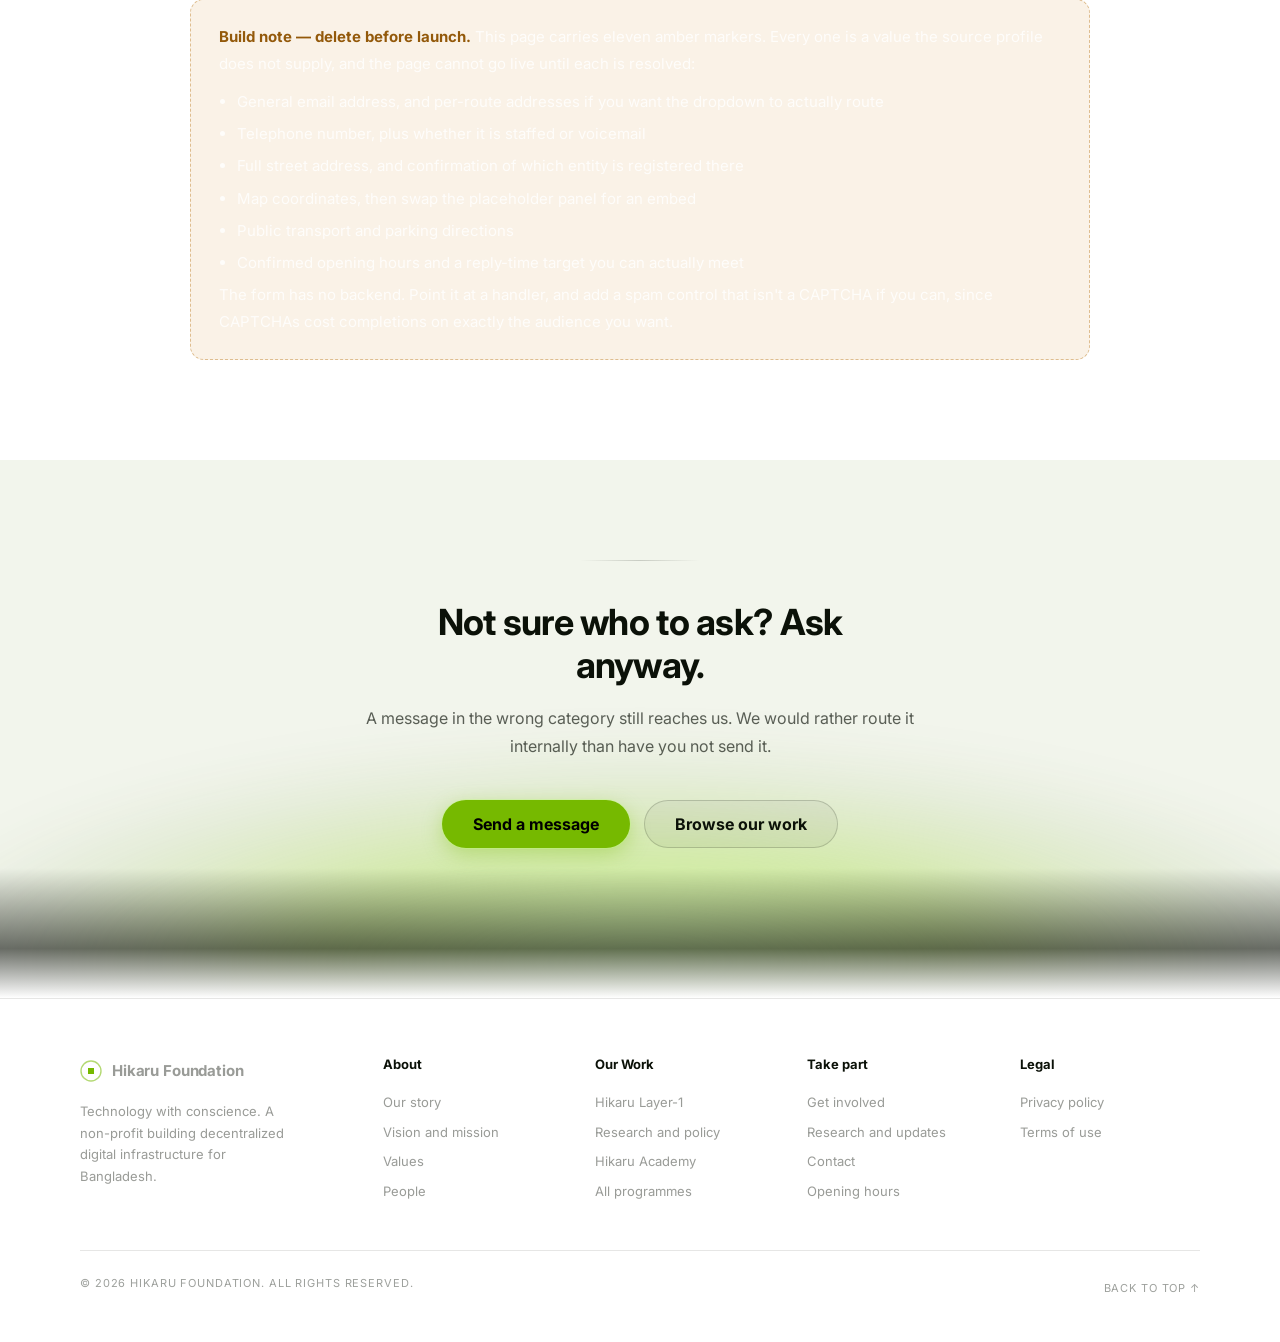
<file: contact.html>
<!DOCTYPE html>
<html lang="en">
<head>
<meta charset="utf-8">
<meta name="viewport" content="width=device-width, initial-scale=1">
<title>Contact — Hikaru Foundation</title>
<script>(function(){try{var t=localStorage.getItem('hikaru-theme');if(!t)t=window.matchMedia('(prefers-color-scheme: light)').matches?'light':'dark';document.documentElement.setAttribute('data-theme',t);}catch(e){}})();</script>
<link rel="preconnect" href="https://fonts.googleapis.com">
<link rel="preconnect" href="https://fonts.gstatic.com" crossorigin>
<link href="https://fonts.googleapis.com/css2?family=Inter:wght@400;500;700&display=swap" rel="stylesheet">
<link rel="stylesheet" href="assets/theme.css">
<style>
/* ============================================================
   Same token set as index / about / work / news.
   New rules: contact blocks, form, map panel, hours table.
   ============================================================ */
:root{
  --primary:#76b900;
  --primary-lift:#8fd414;
  --on-primary:#000;
  --ink:#04070a;
  --ink-deep:#010203;
  --on-dark:#fff;
  --on-dark-mute:rgba(255,255,255,.62);
  --on-dark-faint:rgba(255,255,255,.34);
  --hairline:rgba(255,255,255,.10);
  --hairline-lit:rgba(255,255,255,.20);
  --panel:rgba(255,255,255,.035);
  --amber:rgba(255,190,80,.95);
  --amber-line:rgba(255,180,60,.45);
  --amber-bg:rgba(255,170,40,.09);
  --red:#ff6b5e;

  --t-hero:46px; --t-display:36px; --t-h-xl:24px; --t-h-md:20px;
  --t-card:17px; --t-body:16px; --t-sm:15px; --t-cap:13px; --t-xs:11px;

  --sp-section:100px;
}
*{margin:0;padding:0;box-sizing:border-box}
html{scroll-behavior:smooth}
body{
  font-family:Inter,Arial,sans-serif;background:var(--ink-deep);color:var(--on-dark);
  -webkit-font-smoothing:antialiased;line-height:1.5;overflow-x:hidden;
}
@media (prefers-reduced-motion:reduce){html{scroll-behavior:auto}}

.shell{max-width:1200px;margin:0 auto;padding:0 40px}
.center{text-align:center}

/* ---------- stage ---------- */
.stage{position:relative;background:var(--ink);overflow:hidden;isolation:isolate}
.stage::before{
  content:"";position:absolute;left:50%;bottom:-46%;transform:translateX(-50%);
  width:150%;height:105%;pointer-events:none;z-index:0;
  background:radial-gradient(closest-side,
    rgba(196,255,130,.92), rgba(143,212,20,.60) 34%,
    rgba(118,185,0,.28) 52%, rgba(60,110,10,.11) 68%, transparent 80%);
  filter:blur(28px);animation:breathe 11s ease-in-out infinite alternate;
}
.stage::after{
  content:"";position:absolute;left:0;right:0;bottom:0;height:130px;z-index:1;
  background:linear-gradient(to bottom, transparent, rgba(1,2,3,.55) 62%, var(--ink-deep));
  pointer-events:none;
}
@keyframes breathe{from{transform:translateX(-50%) scale(1);opacity:.92}to{transform:translateX(-50%) scale(1.07);opacity:1}}
@media (prefers-reduced-motion:reduce){.stage::before{animation:none}}
.stage > *{position:relative;z-index:2}

/* ---------- nav ---------- */
.nav-wrap{padding:26px 0 0}
.nav{
  margin:0 auto;width:max-content;display:flex;align-items:center;gap:28px;
  padding:9px 9px 9px 22px;border-radius:999px;
  background:rgba(255,255,255,.05);border:1px solid var(--hairline-lit);
  backdrop-filter:blur(20px) saturate(140%);-webkit-backdrop-filter:blur(20px) saturate(140%);
  box-shadow:0 8px 30px rgba(0,0,0,.45);
}
.brand{display:flex;align-items:center;gap:10px;color:inherit;text-decoration:none}
.brand svg{flex:none}
.brand b{font-size:var(--t-sm);font-weight:700;letter-spacing:-.01em}
.nav-links{display:flex;gap:24px}
.nav-links a{color:var(--on-dark-mute);text-decoration:none;font-size:var(--t-cap);font-weight:500}
.nav-links a:hover{color:var(--on-dark)}
.nav-links a[aria-current]{color:var(--primary)}
.nav-cta{display:flex;gap:8px}

/* ---------- pills ---------- */
.pill{
  display:inline-flex;align-items:center;justify-content:center;gap:8px;
  height:36px;padding:0 18px;border-radius:999px;border:1px solid transparent;
  font:inherit;font-size:var(--t-cap);font-weight:700;text-decoration:none;cursor:pointer;
  transition:transform .18s, background .18s, box-shadow .18s, border-color .18s;
}
.pill-solid{background:var(--primary);color:var(--on-primary);box-shadow:0 0 0 1px rgba(196,255,130,.35), 0 6px 20px rgba(118,185,0,.35)}
.pill-solid:hover{background:var(--primary-lift);transform:translateY(-1px);box-shadow:0 0 0 1px rgba(196,255,130,.5), 0 8px 26px rgba(118,185,0,.5)}
.pill-solid[disabled]{opacity:.55;cursor:default;transform:none;box-shadow:none}
.pill-ghost{background:rgba(255,255,255,.06);color:var(--on-dark);border-color:var(--hairline-lit)}
.pill-ghost:hover{border-color:rgba(255,255,255,.4);transform:translateY(-1px)}
.pill-lg{height:48px;padding:0 30px;font-size:var(--t-body)}
:focus-visible{outline:2px solid var(--primary);outline-offset:3px}

/* ---------- shared ---------- */
.eyebrow{font-size:var(--t-xs);font-weight:700;letter-spacing:.16em;text-transform:uppercase;color:var(--primary)}
.rule{width:120px;height:1px;margin:0 auto 40px;background:linear-gradient(90deg,transparent,var(--hairline-lit),transparent)}
h2{font-size:var(--t-display);font-weight:700;line-height:1.2;letter-spacing:-.02em}
.lede{margin:18px auto 0;max-width:58ch;color:var(--on-dark-mute);font-size:var(--t-body);line-height:1.7}
section{padding:var(--sp-section) 0}
.sr{position:absolute;width:1px;height:1px;overflow:hidden;clip:rect(0 0 0 0)}

/* the "needs real data" marker, used 11 times on this page */
.needs{
  display:inline-block;font-size:var(--t-xs);font-weight:700;letter-spacing:.1em;text-transform:uppercase;
  padding:3px 9px;border-radius:999px;
  color:var(--amber);background:var(--amber-bg);border:1px dashed var(--amber-line);
}

/* ---------- header ---------- */
.head{padding:88px 0 120px;text-align:center}
.head h1{font-size:var(--t-hero);font-weight:700;line-height:1.14;letter-spacing:-.03em;max-width:18ch;margin:18px auto 0}
.head p{margin:20px auto 0;max-width:54ch;color:var(--on-dark-mute);font-size:var(--t-body);line-height:1.7}

/* ==================== DIRECT COMMUNICATION BLOCKS ==================== */
.direct{display:grid;grid-template-columns:repeat(3,1fr);gap:20px;margin-top:56px}
.dc{
  position:relative;padding:30px 26px;overflow:hidden;text-align:left;
  background:var(--panel);border:1px solid var(--hairline);border-radius:18px;
  backdrop-filter:blur(14px);transition:border-color .22s, transform .22s;
}
.dc:hover{border-color:var(--hairline-lit);transform:translateY(-3px)}
.dc::before{content:"";position:absolute;top:0;left:0;width:12px;height:12px;background:var(--primary)}
.dc svg{color:var(--primary);margin-bottom:18px}
.dc h3{font-size:var(--t-card);font-weight:700;margin-bottom:12px}
.dc .val{
  display:flex;align-items:center;gap:10px;justify-content:space-between;
  font-size:var(--t-body);font-weight:700;color:rgba(255,255,255,.42);
  padding:12px 14px;border-radius:12px;margin-bottom:12px;
  background:rgba(255,255,255,.03);border:1px dashed var(--hairline-lit);
}
.dc .val.ready{color:#fff;border-style:solid;border-color:var(--hairline-lit);background:rgba(255,255,255,.05)}
.dc .copy{
  flex:none;width:30px;height:30px;border-radius:8px;cursor:pointer;display:grid;place-items:center;
  background:transparent;border:1px solid var(--hairline);color:var(--on-dark-faint);
}
.dc .copy:hover{border-color:var(--primary);color:var(--primary)}
.dc .copy.done{color:var(--primary);border-color:var(--primary)}
.dc p{font-size:var(--t-cap);color:var(--on-dark-mute);line-height:1.65}

/* ==================== FORM + MAP ==================== */
.split{display:grid;grid-template-columns:1.08fr .92fr;gap:24px;align-items:start;margin-top:56px}

.formcard{
  position:relative;padding:38px 34px;border-radius:20px;overflow:hidden;
  background:rgba(255,255,255,.045);border:1px solid var(--hairline-lit);backdrop-filter:blur(16px);
}
.formcard::before{content:"";position:absolute;top:0;left:0;width:12px;height:12px;background:var(--primary)}
.formcard h2{font-size:var(--t-h-xl);margin:14px 0 8px}
.formcard > p{font-size:var(--t-sm);color:var(--on-dark-mute);line-height:1.65;margin-bottom:28px}

.frow{display:grid;grid-template-columns:1fr 1fr;gap:14px}
.fg{display:flex;flex-direction:column;gap:7px;margin-bottom:16px}
.fg label{font-size:var(--t-cap);font-weight:700;color:rgba(255,255,255,.86)}
.fg label .opt{font-weight:400;color:var(--on-dark-faint)}
.field,.select,.area{
  padding:0 16px;height:46px;border-radius:12px;color:#fff;font:inherit;font-size:var(--t-sm);
  background:rgba(255,255,255,.05);border:1px solid var(--hairline-lit);
  transition:border-color .18s;
}
.area{height:auto;padding:14px 16px;min-height:132px;resize:vertical;line-height:1.6}
.field::placeholder,.area::placeholder{color:var(--on-dark-faint)}
.field:focus,.select:focus,.area:focus{border-color:var(--primary);outline:none}
.select{
  appearance:none;cursor:pointer;
  background-image:url("data:image/svg+xml;charset=utf-8,%3Csvg xmlns='http://www.w3.org/2000/svg' width='12' height='8' fill='none'%3E%3Cpath d='M1 1.5L6 6.5l5-5' stroke='%2376b900' stroke-width='1.8' stroke-linecap='round' stroke-linejoin='round'/%3E%3C/svg%3E");
  background-repeat:no-repeat;background-position:right 16px center;padding-right:42px;
}
.select option{background:#0b1109;color:#fff}
.hint{font-size:var(--t-xs);color:var(--on-dark-faint);line-height:1.6}
.err{font-size:var(--t-xs);color:var(--red);display:none}
.fg.bad .field,.fg.bad .area{border-color:var(--red)}
.fg.bad .err{display:block}
.formfoot{display:flex;align-items:center;gap:16px;flex-wrap:wrap;margin-top:8px}
.formfoot .hint{flex:1;min-width:200px}

.sent{
  display:none;text-align:center;padding:48px 20px;
}
.sent.show{display:block}
.sent .tick{
  width:64px;height:64px;margin:0 auto 22px;border-radius:999px;display:grid;place-items:center;
  color:var(--primary);border:1px solid rgba(143,212,20,.4);box-shadow:0 0 28px rgba(118,185,0,.25);
}
.sent h3{font-size:var(--t-h-md);font-weight:700;margin-bottom:10px}
.sent p{font-size:var(--t-sm);color:var(--on-dark-mute);line-height:1.7;max-width:44ch;margin:0 auto 24px}
.formcard.done .fields{display:none}

/* ---------- map ---------- */
.mapcard{border-radius:20px;overflow:hidden;border:1px solid var(--hairline-lit);background:var(--panel)}
.mapview{
  position:relative;height:330px;
  background:linear-gradient(150deg, #0a1207, #061011 55%, #04070a);
}
.mapview::before{ /* street lattice standing in for the embed */
  content:"";position:absolute;inset:0;
  background-image:
    linear-gradient(rgba(255,255,255,.055) 1px, transparent 1px),
    linear-gradient(90deg, rgba(255,255,255,.055) 1px, transparent 1px),
    linear-gradient(rgba(255,255,255,.03) 1px, transparent 1px),
    linear-gradient(90deg, rgba(255,255,255,.03) 1px, transparent 1px);
  background-size:120px 120px, 120px 120px, 30px 30px, 30px 30px;
}
.mapview::after{
  content:"";position:absolute;inset:0;
  background:radial-gradient(60% 55% at 50% 46%, rgba(118,185,0,.20), transparent 70%);
}
.pin{
  position:absolute;top:46%;left:50%;transform:translate(-50%,-100%);z-index:3;
  filter:drop-shadow(0 0 18px rgba(143,212,20,.6));
}
.pulse{
  position:absolute;top:46%;left:50%;transform:translate(-50%,-50%);z-index:2;
  width:26px;height:26px;border-radius:999px;border:1px solid rgba(143,212,20,.7);
  animation:ping 2.6s ease-out infinite;
}
@keyframes ping{
  0%{transform:translate(-50%,-50%) scale(.6);opacity:.9}
  100%{transform:translate(-50%,-50%) scale(4.6);opacity:0}
}
@media (prefers-reduced-motion:reduce){.pulse{animation:none;opacity:.5}}
.mapnote{position:absolute;left:18px;bottom:16px;z-index:4}
.mapbody{padding:26px}
.mapbody h3{font-size:var(--t-card);font-weight:700;margin-bottom:14px}
.travel{display:flex;flex-direction:column}
.travel div{display:flex;gap:14px;padding:14px 0;border-bottom:1px solid var(--hairline)}
.travel div:last-child{border-bottom:0}
.travel svg{color:var(--primary);flex:none;margin-top:2px}
.travel b{display:block;font-size:var(--t-sm);font-weight:700;margin-bottom:4px}
.travel span{font-size:var(--t-cap);color:var(--on-dark-faint);line-height:1.6}

/* ==================== HOURS ==================== */
.hours{display:grid;grid-template-columns:1.1fr .9fr;gap:24px;max-width:1000px;margin:56px auto 0;text-align:left}
.hcard{padding:32px;border-radius:20px;background:var(--panel);border:1px solid var(--hairline);position:relative;overflow:hidden}
.hcard::before{content:"";position:absolute;top:0;left:0;width:12px;height:12px;background:var(--primary)}
.hcard h3{font-size:var(--t-card);font-weight:700;margin:14px 0 18px}
.week{display:flex;flex-direction:column}
.day{display:flex;justify-content:space-between;align-items:center;gap:16px;padding:13px 0;border-bottom:1px solid var(--hairline)}
.day:last-child{border-bottom:0}
.day.now{margin:0 -14px;padding:13px 14px;border-radius:10px;background:rgba(118,185,0,.08);border-bottom-color:transparent}
.day .d{font-size:var(--t-sm);font-weight:700}
.day .t{font-size:var(--t-sm);color:var(--on-dark-mute)}
.day.off .t{color:var(--on-dark-faint)}
.tzline{margin-top:20px;font-size:var(--t-cap);color:var(--on-dark-faint);line-height:1.7}
.livechip{
  display:inline-flex;align-items:center;gap:8px;margin-bottom:4px;
  font-size:var(--t-xs);font-weight:700;letter-spacing:.08em;text-transform:uppercase;
  padding:5px 12px;border-radius:999px;
}
.livechip.open{color:var(--primary);background:rgba(118,185,0,.12);border:1px solid rgba(143,212,20,.35)}
.livechip.shut{color:var(--on-dark-faint);border:1px solid var(--hairline-lit)}
.livechip i{width:6px;height:6px;border-radius:999px;background:currentColor;font-style:normal}
.replyrow{display:flex;flex-direction:column;gap:16px;margin-top:18px}
.reply{display:flex;gap:14px;align-items:flex-start}
.reply svg{color:var(--primary);flex:none;margin-top:2px}
.reply b{display:block;font-size:var(--t-sm);font-weight:700;margin-bottom:4px}
.reply span{font-size:var(--t-cap);color:var(--on-dark-mute);line-height:1.6}

/* ---------- build note ---------- */
.note{
  max-width:900px;margin:56px auto 0;padding:24px 28px;border-radius:14px;text-align:left;
  background:var(--amber-bg);border:1px dashed var(--amber-line);
  font-size:var(--t-sm);line-height:1.75;color:rgba(255,255,255,.8);
}
.note b{color:var(--amber)}
.note ul{margin:12px 0 0 18px}
.note li{margin-bottom:6px}

/* ---------- footer ---------- */
.foot{background:var(--ink-deep);border-top:1px solid var(--hairline);padding:56px 0 40px}
.foot-grid{display:grid;grid-template-columns:1.5fr repeat(4,1fr);gap:32px}
.foot-brand p{margin-top:14px;font-size:var(--t-cap);color:var(--on-dark-faint);max-width:28ch;line-height:1.65}
.foot h4{font-size:var(--t-cap);font-weight:700;margin-bottom:14px}
.foot a{display:block;padding:5px 0;font-size:var(--t-cap);color:var(--on-dark-faint);text-decoration:none}
.foot a:hover{color:var(--primary)}
.foot .brand{display:flex}
.foot-bottom{display:flex;justify-content:space-between;gap:20px;flex-wrap:wrap;margin-top:44px;padding-top:24px;border-top:1px solid var(--hairline)}
.foot-bottom span,.foot-bottom a{font-size:var(--t-xs);letter-spacing:.08em;text-transform:uppercase;color:rgba(255,255,255,.28)}

/* ---------- reveal ---------- */
.rv{opacity:0;transform:translateY(20px)}
.rv.in{opacity:1;transform:none;transition:opacity .6s ease,transform .6s ease}
@media (prefers-reduced-motion:reduce){.rv{opacity:1;transform:none}}

/* ---------- narrow fallback (spec is desktop 1440) ---------- */
@media (max-width:1000px){
  :root{--t-hero:30px;--t-display:26px;--sp-section:64px}
  .shell{padding:0 20px}
  .nav-links{display:none}
  .direct,.split,.hours,.frow,.foot-grid{grid-template-columns:1fr}
  .formcard{padding:26px 22px}
}
</style>
</head>
<body data-page="contact">

<!-- ==================== STAGE: nav + header ==================== -->
<div class="stage">
  <div class="nav-wrap">
    <nav class="nav" aria-label="Primary">
      <a class="brand" href="index.html">
        <svg width="22" height="22" viewBox="0 0 22 22" fill="none" aria-hidden="true">
          <circle cx="11" cy="11" r="10" stroke="#76b900" stroke-width="1.4" opacity=".55"/>
          <circle cx="11" cy="11" r="5.6" stroke="#76b900" stroke-width="1.2" opacity=".8"/>
          <rect x="8" y="8" width="6" height="6" fill="#76b900"/>
        </svg>
        <b data-i18n="brand_name">Hikaru Foundation</b>
      </a>
      <div class="nav-links">
        <a href="about.html" data-i18n="nav_about">About</a>
        <a href="work.html" data-i18n="nav_work">Our Work</a>
        <a href="news.html" data-i18n="nav_research">Research</a>
        <a href="contact.html" aria-current="page" data-i18n="nav_contact">Contact</a>
      </div>
      <div class="nav-cta">
        <button class="icon-btn js-theme-toggle" type="button" aria-pressed="false" aria-label="Switch to light mode">
          <svg class="i-dark" width="15" height="15" viewBox="0 0 16 16" fill="none" aria-hidden="true"><path d="M13.8 9.6A6.3 6.3 0 016.4 2.2a6.3 6.3 0 108.9 8.9c-.5.3-1 .5-1.5.5z" stroke="currentColor" stroke-width="1.3" stroke-linejoin="round"/></svg>
          <svg class="i-light" width="15" height="15" viewBox="0 0 16 16" fill="none" aria-hidden="true"><circle cx="8" cy="8" r="3.2" stroke="currentColor" stroke-width="1.3"/><path d="M8 1.6v1.7M8 12.7v1.7M14.4 8h-1.7M3.3 8H1.6M12.7 3.3l-1.2 1.2M4.5 11.5l-1.2 1.2M12.7 12.7l-1.2-1.2M4.5 4.5L3.3 3.3" stroke="currentColor" stroke-width="1.3" stroke-linecap="round"/></svg>
        </button>
        <button class="icon-btn lang-btn js-lang-toggle" type="button" aria-label="Switch to Bangla">বাং</button>
        <a class="pill pill-solid" href="involved.html" data-i18n="nav_getinvolved">Get Involved</a>
      </div>
    </nav>
  </div>

  <header class="head" id="top">
    <div class="shell">
      <span class="eyebrow" data-i18n="cnt_eyebrow">Contact</span>
      <h1 data-i18n="cnt_h1">Tell us what you do, and we'll point you at the right work.</h1>
      <p data-i18n="cnt_p">Whether you write code, research policy, teach, or just want to understand what a sovereign ledger means for you, there is a route in.</p>
    </div>
  </header>
</div>

<main>

<!-- ==================== 1. DIRECT COMMUNICATION BLOCKS ==================== -->
<section id="direct">
  <div class="shell center">
    <div class="rv">
      <span class="eyebrow" data-i18n="cnt_direct_eyebrow">Reach us directly</span>
      <h2 style="margin-top:16px" data-i18n="cnt_direct_h2">Three ways in</h2>
      <p class="lede" data-i18n="cnt_direct_lede">Every value below is copyable in one tap. None of them are live yet, because the source profile lists no contact details.</p>
    </div>

    <div class="direct">

      <article class="dc rv">
        <svg width="26" height="26" viewBox="0 0 28 28" fill="none" aria-hidden="true">
          <rect x="3" y="6" width="22" height="16" rx="2.5" stroke="currentColor" stroke-width="1.6"/>
          <path d="M3.8 7.5L14 15l10.2-7.5" stroke="currentColor" stroke-width="1.6" stroke-linecap="round"/>
        </svg>
        <h3 data-i18n="cnt_email_h3">Email</h3>

        <div class="val">
          <span data-copy data-i18n="cnt_email_val">hello@[domain]</span>
          <button class="copy" type="button" aria-label="Copy email">
            <svg width="14" height="14" viewBox="0 0 14 14" fill="none"><rect x="4.5" y="4.5" width="8" height="8" rx="1.5" stroke="currentColor" stroke-width="1.4"/><path d="M9.5 4.5v-1a1.5 1.5 0 00-1.5-1.5H3a1.5 1.5 0 00-1.5 1.5v5A1.5 1.5 0 003 10h1" stroke="currentColor" stroke-width="1.4"/></svg>
          </button>
        </div>
        <span class="needs" data-i18n="cnt_email_needs">Address needed</span>
        <p style="margin-top:12px" data-i18n="cnt_email_p">General enquiries and anything that doesn't fit a route below.</p>
      </article>

      <article class="dc rv">
        <svg width="26" height="26" viewBox="0 0 28 28" fill="none" aria-hidden="true">
          <path d="M9.5 4h-4A2.5 2.5 0 003 6.6C3 16 12 25 21.4 25a2.5 2.5 0 002.6-2.5v-4l-5-2-2.5 3a17 17 0 01-6-6l3-2.5-4-5z" stroke="currentColor" stroke-width="1.6" stroke-linejoin="round"/>
        </svg>
        <h3 data-i18n="cnt_phone_h3">Telephone</h3>

        <div class="val">
          <span data-copy data-i18n="cnt_phone_val">+880 [number]</span>
          <button class="copy" type="button" aria-label="Copy phone number">
            <svg width="14" height="14" viewBox="0 0 14 14" fill="none"><rect x="4.5" y="4.5" width="8" height="8" rx="1.5" stroke="currentColor" stroke-width="1.4"/><path d="M9.5 4.5v-1a1.5 1.5 0 00-1.5-1.5H3a1.5 1.5 0 00-1.5 1.5v5A1.5 1.5 0 003 10h1" stroke="currentColor" stroke-width="1.4"/></svg>
          </button>
        </div>
        <span class="needs" data-i18n="cnt_phone_needs">Number needed</span>
        <p style="margin-top:12px" data-i18n="cnt_phone_p">Available during the hours listed below. Outside them, email gets a faster reply.</p>
      </article>

      <article class="dc rv">
        <svg width="26" height="26" viewBox="0 0 28 28" fill="none" aria-hidden="true">
          <path d="M14 25s9-6.4 9-13.5A9 9 0 005 11.5C5 18.6 14 25 14 25z" stroke="currentColor" stroke-width="1.6" stroke-linejoin="round"/>
          <circle cx="14" cy="11.5" r="3.2" stroke="currentColor" stroke-width="1.6"/>
        </svg>
        <h3 data-i18n="cnt_office_h3">Office</h3>

        <div class="val" style="align-items:flex-start">
          <span data-copy style="line-height:1.6" data-i18n="cnt_office_val" data-i18n-html="1">[Street address]<br>[Area], [City]<br>Bangladesh</span>
          <button class="copy" type="button" aria-label="Copy address">
            <svg width="14" height="14" viewBox="0 0 14 14" fill="none"><rect x="4.5" y="4.5" width="8" height="8" rx="1.5" stroke="currentColor" stroke-width="1.4"/><path d="M9.5 4.5v-1a1.5 1.5 0 00-1.5-1.5H3a1.5 1.5 0 00-1.5 1.5v5A1.5 1.5 0 003 10h1" stroke="currentColor" stroke-width="1.4"/></svg>
          </button>
        </div>
        <span class="needs" data-i18n="cnt_office_needs">Address needed</span>
        <p style="margin-top:12px" data-i18n="cnt_office_p">Registered to Onchain Software and Research Limited. Visits by arrangement.</p>
      </article>

    </div>
  </div>
</section>

<!-- ==================== 2 + 3. FORM AND MAP ==================== -->
<section id="form" style="padding-top:0">
  <div class="shell">
    <div class="split">

      <!-- ===== SMART FORM ===== -->
      <div class="formcard rv" id="formcard">

        <div class="fields">
          <span class="eyebrow" data-i18n="cnt_form_eyebrow">Send a message</span>
          <h2 data-i18n="cnt_form_h2">Five fields, nothing more</h2>
          <p data-i18n="cnt_form_p">Every extra field costs replies. This asks only what we need to answer you properly.</p>

          <div class="frow">
            <div class="fg" id="fg-name">
              <label for="fname" data-i18n="cnt_fname_label">First name</label>
              <input id="fname" class="field" type="text" placeholder="Your first name" autocomplete="given-name" data-i18n-attr="placeholder:cnt_fname_ph">
              <span class="err" data-i18n="cnt_fname_err">Tell us what to call you.</span>
            </div>
            <div class="fg" id="fg-email">
              <label for="femail" data-i18n="cnt_femail_label">Email</label>
              <input id="femail" class="field" type="email" placeholder="you@example.com" autocomplete="email" data-i18n-attr="placeholder:cnt_femail_ph">
              <span class="err" data-i18n="cnt_femail_err">That email address doesn't look right.</span>
            </div>
          </div>

          <div class="fg">
            <label for="froute"><span data-i18n="cnt_froute_label">What is this about?</span> <span class="opt" data-i18n="cnt_froute_opt">Optional</span></label>
            <select id="froute" class="select">
              <option value="general" data-i18n="cnt_opt_general">General enquiry</option>
              <option value="network" data-i18n="cnt_opt_network">The Hikaru network, technical</option>
              <option value="research" data-i18n="cnt_opt_research">Research collaboration</option>
              <option value="policy" data-i18n="cnt_opt_policy">Policy and regulation</option>
              <option value="academy" data-i18n="cnt_opt_academy">Hikaru Academy, teaching or learning</option>
              <option value="contribute" data-i18n="cnt_opt_contribute">I want to contribute</option>
              <option value="press" data-i18n="cnt_opt_press">Press and media</option>
            </select>
            <span class="hint" id="routehint" data-i18n="cnt_routehint_general">Goes to whoever handles general enquiries.</span>
          </div>

          <div class="fg" id="fg-subject">
            <label for="fsubject" data-i18n="cnt_fsubject_label">Subject</label>
            <input id="fsubject" class="field" type="text" placeholder="One line on what you need" data-i18n-attr="placeholder:cnt_fsubject_ph">
            <span class="err" data-i18n="cnt_fsubject_err">A subject line helps us route this.</span>
          </div>

          <div class="fg" id="fg-msg">
            <label for="fmsg" data-i18n="cnt_fmsg_label">Message</label>
            <textarea id="fmsg" class="area" placeholder="What would you like to ask or offer? Detail helps." data-i18n-attr="placeholder:cnt_fmsg_ph"></textarea>
            <span class="err" data-i18n="cnt_fmsg_err">Add a little more so we can reply usefully.</span>
          </div>

          <div class="formfoot">
            <button class="pill pill-solid pill-lg" type="button" id="send" data-i18n="cnt_send_btn">Send message</button>
            <span class="hint" data-i18n="cnt_send_hint">We use your details only to reply. Nothing is shared or added to a list.</span>
          </div>
        </div>

        <div class="sent" id="sent">
          <div class="tick">
            <svg width="26" height="26" viewBox="0 0 26 26" fill="none"><path d="M6 13.5l4.5 4.5L20 8" stroke="currentColor" stroke-width="2" stroke-linecap="round" stroke-linejoin="round"/></svg>
          </div>
          <h3 data-i18n="cnt_sent_h3">Message ready to send</h3>
          <p data-i18n="cnt_sent_p">This is the success state. The form has no backend attached yet, so nothing was actually sent. Wire it to your handler and this is what people will see.</p>
          <button class="pill pill-ghost" type="button" id="again" data-i18n="cnt_sent_back">Back to the form</button>
        </div>

      </div>

      <!-- ===== MAP ===== -->
      <div class="mapcard rv">
        <div class="mapview">
          <span class="pulse" aria-hidden="true"></span>
          <svg class="pin" width="34" height="34" viewBox="0 0 28 28" fill="none" aria-hidden="true">
            <path d="M14 25s9-6.4 9-13.5A9 9 0 005 11.5C5 18.6 14 25 14 25z" fill="#0a1207" stroke="#8fd414" stroke-width="1.6" stroke-linejoin="round"/>
            <circle cx="14" cy="11.5" r="3.2" fill="#8fd414"/>
          </svg>
          <span class="needs mapnote" data-i18n="cnt_map_needed">Replace with map embed</span>
        </div>

        <div class="mapbody">
          <h3 data-i18n="cnt_map_h3">Getting here</h3>
          <div class="travel">
            <div>
              <svg width="20" height="20" viewBox="0 0 24 24" fill="none" aria-hidden="true"><rect x="5" y="3" width="14" height="14" rx="3" stroke="currentColor" stroke-width="1.6"/><path d="M5 12h14M8 21l2-4M16 21l-2-4" stroke="currentColor" stroke-width="1.6" stroke-linecap="round"/><circle cx="9" cy="14.5" r="1" fill="currentColor"/><circle cx="15" cy="14.5" r="1" fill="currentColor"/></svg>
              <div><b data-i18n="cnt_transit_b">Public transport</b><span><span data-i18n="cnt_transit_s">Nearest stops and routes go here.</span> <span class="needs" style="margin-left:4px" data-i18n="cnt_needed">Needed</span></span></div>
            </div>
            <div>
              <svg width="20" height="20" viewBox="0 0 24 24" fill="none" aria-hidden="true"><rect x="3" y="3" width="18" height="18" rx="4" stroke="currentColor" stroke-width="1.6"/><path d="M9.5 16V8h3a2.5 2.5 0 010 5h-3" stroke="currentColor" stroke-width="1.6" stroke-linecap="round" stroke-linejoin="round"/></svg>
              <div><b data-i18n="cnt_parking_b">Parking</b><span><span data-i18n="cnt_parking_s">On-site or nearest available parking.</span> <span class="needs" style="margin-left:4px" data-i18n="cnt_needed">Needed</span></span></div>
            </div>
            <div>
              <svg width="20" height="20" viewBox="0 0 24 24" fill="none" aria-hidden="true"><circle cx="12" cy="12" r="9" stroke="currentColor" stroke-width="1.6"/><path d="M12 7v5l3.5 2" stroke="currentColor" stroke-width="1.6" stroke-linecap="round"/></svg>
              <div><b data-i18n="cnt_before_b">Before you visit</b><span data-i18n="cnt_before_s">Email ahead. The office is small and not always staffed.</span></div>
            </div>
          </div>
        </div>
      </div>

    </div>
  </div>
</section>

<!-- ==================== 4. OPERATING HOURS ==================== -->
<section id="hours">
  <div class="shell center">
    <div class="rule"></div>
    <div class="rv">
      <span class="eyebrow" data-i18n="cnt_hours_eyebrow">When we're around</span>
      <h2 style="margin-top:16px" data-i18n="cnt_hours_h2">Operating hours</h2>
      <p class="lede" data-i18n="cnt_hours_lede">Bangladesh Standard Time, UTC+6. The working week here runs Sunday to Thursday.</p>
    </div>

    <div class="hours">

      <div class="hcard rv">
        <span class="livechip shut" id="livechip"><i></i><span id="livetext" data-i18n="cnt_checking">Checking</span></span>
        <h3 data-i18n="cnt_schedule_h3">Weekly schedule</h3>
        <div class="week" id="week">
          <div class="day" data-day="0"><span class="d" data-i18n="cnt_sun">Sunday</span><span class="t" data-i18n="cnt_hours_open">9:00 – 17:00</span></div>
          <div class="day" data-day="1"><span class="d" data-i18n="cnt_mon">Monday</span><span class="t" data-i18n="cnt_hours_open">9:00 – 17:00</span></div>
          <div class="day" data-day="2"><span class="d" data-i18n="cnt_tue">Tuesday</span><span class="t" data-i18n="cnt_hours_open">9:00 – 17:00</span></div>
          <div class="day" data-day="3"><span class="d" data-i18n="cnt_wed">Wednesday</span><span class="t" data-i18n="cnt_hours_open">9:00 – 17:00</span></div>
          <div class="day" data-day="4"><span class="d" data-i18n="cnt_thu">Thursday</span><span class="t" data-i18n="cnt_hours_open">9:00 – 17:00</span></div>
          <div class="day off" data-day="5"><span class="d" data-i18n="cnt_fri">Friday</span><span class="t" data-i18n="cnt_closed">Closed</span></div>
          <div class="day off" data-day="6"><span class="d" data-i18n="cnt_sat">Saturday</span><span class="t" data-i18n="cnt_closed">Closed</span></div>
        </div>
        <p class="tzline">
          <span class="needs" data-i18n="cnt_confirm_hours">Confirm hours</span><br>
          <span data-i18n="cnt_tzline">These times are a placeholder structure, not confirmed. Set the real ones before launch. Public holidays follow the Bangladesh government calendar.</span>
        </p>
      </div>

      <div class="hcard rv">
        <span class="eyebrow" data-i18n="cnt_expect_eyebrow">What to expect</span>
        <h3 data-i18n="cnt_reply_h3">Reply times</h3>
        <div class="replyrow">
          <div class="reply">
            <svg width="20" height="20" viewBox="0 0 24 24" fill="none" aria-hidden="true"><rect x="2.5" y="5" width="19" height="14" rx="2.5" stroke="currentColor" stroke-width="1.6"/><path d="M3.2 6.2L12 13l8.8-6.8" stroke="currentColor" stroke-width="1.6" stroke-linecap="round"/></svg>
            <div><b data-i18n="cnt_reply1_b">Email and this form</b><span><span data-i18n="cnt_reply1_s">Within [X] working days.</span> <span class="needs" data-i18n="cnt_set_target">Set a target</span></span></div>
          </div>
          <div class="reply">
            <svg width="20" height="20" viewBox="0 0 24 24" fill="none" aria-hidden="true"><path d="M8 3.5H4.5A2 2 0 002.5 5.6C2.5 13.6 10.4 21.5 18.4 21.5a2 2 0 002.1-2v-3.4l-4.3-1.7-2.1 2.6a14.6 14.6 0 01-5.1-5.1l2.6-2.1L8 3.5z" stroke="currentColor" stroke-width="1.6" stroke-linejoin="round"/></svg>
            <div><b data-i18n="cnt_reply2_b">Telephone</b><span data-i18n="cnt_reply2_s">Answered during the hours listed. Voicemail outside them.</span></div>
          </div>
          <div class="reply">
            <svg width="20" height="20" viewBox="0 0 24 24" fill="none" aria-hidden="true"><path d="M12 3l8 3v6c0 4.8-3.4 8.7-8 10-4.6-1.3-8-5.2-8-10V6l8-3z" stroke="currentColor" stroke-width="1.6" stroke-linejoin="round"/><path d="M8.8 12l2.4 2.4L15.7 9.6" stroke="currentColor" stroke-width="1.6" stroke-linecap="round"/></svg>
            <div><b data-i18n="cnt_reply3_b">Security disclosures</b><span data-i18n="cnt_reply3_s">Protocol vulnerabilities get priority. Say so in the subject line.</span></div>
          </div>
        </div>
        <p class="tzline" data-i18n="cnt_reply_footer">Promise a reply time only if you can hold it. A missed target damages more trust than an absent one.</p>
      </div>

    </div>

    <!-- ===== build note ===== -->
    <div class="note rv">
      <b data-i18n="cnt_note_title">Build note — delete before launch.</b>
      <span data-i18n="cnt_note_intro">This page carries eleven amber markers. Every one is a value the source profile does not supply, and the page cannot go live until each is resolved:</span>
      <ul>
        <li data-i18n="cnt_note_li1">General email address, and per-route addresses if you want the dropdown to actually route</li>
        <li data-i18n="cnt_note_li2">Telephone number, plus whether it is staffed or voicemail</li>
        <li data-i18n="cnt_note_li3">Full street address, and confirmation of which entity is registered there</li>
        <li data-i18n="cnt_note_li4">Map coordinates, then swap the placeholder panel for an embed</li>
        <li data-i18n="cnt_note_li5">Public transport and parking directions</li>
        <li data-i18n="cnt_note_li6">Confirmed opening hours and a reply-time target you can actually meet</li>
      </ul>
      <span data-i18n="cnt_note_footer">The form has no backend. Point it at a handler, and add a spam control that isn't a CAPTCHA if you can, since CAPTCHAs cost completions on exactly the audience you want.</span>
    </div>
  </div>
</section>

</main>

<!-- ==================== CLOSING ==================== -->
<div class="stage">
  <section style="padding:100px 0 150px;text-align:center">
    <div class="shell">
      <div class="rule"></div>
      <div class="rv">
        <h2 style="margin:0 auto;max-width:20ch" data-i18n="cnt_close_h2">Not sure who to ask? Ask anyway.</h2>
        <p class="lede" data-i18n="cnt_close_lede">A message in the wrong category still reaches us. We would rather route it internally than have you not send it.</p>
        <div style="margin-top:40px;display:flex;gap:14px;justify-content:center;flex-wrap:wrap">
          <a class="pill pill-solid pill-lg" href="#form" data-i18n="cnt_close_btn1">Send a message</a>
          <a class="pill pill-ghost pill-lg" href="work.html" data-i18n="cnt_close_btn2">Browse our work</a>
        </div>
      </div>
    </div>
  </section>
</div>

<!-- ==================== FOOTER ==================== -->
<footer class="foot">
  <div class="shell">
    <div class="foot-grid">
      <div class="foot-brand">
        <a class="brand" href="index.html">
          <svg width="22" height="22" viewBox="0 0 22 22" fill="none" aria-hidden="true">
            <circle cx="11" cy="11" r="10" stroke="#76b900" stroke-width="1.4" opacity=".55"/>
            <rect x="8" y="8" width="6" height="6" fill="#76b900"/>
          </svg>
          <b data-i18n="brand_name">Hikaru Foundation</b>
        </a>
        <p data-i18n="foot_tagline">Technology with conscience. A non-profit building decentralized digital infrastructure for Bangladesh.</p>
      </div>
      <div><h4 data-i18n="foot_h_about">About</h4><a href="about.html#story" data-i18n="foot_our_story">Our story</a><a href="about.html" data-i18n="foot_vision_mission">Vision and mission</a><a href="about.html#values" data-i18n="foot_values">Values</a><a href="about.html#team" data-i18n="foot_people">People</a></div>
      <div><h4 data-i18n="foot_h_work">Our Work</h4><a href="network.html" data-i18n="foot_hikaru_l1">Hikaru Layer-1</a><a href="work.html#research" data-i18n="foot_research_policy">Research and policy</a><a href="work.html#academy" data-i18n="foot_academy">Hikaru Academy</a><a href="work.html" data-i18n="foot_all_programmes">All programmes</a></div>
      <div><h4 data-i18n="foot_h_takepart">Take part</h4><a href="involved.html" data-i18n="foot_get_involved">Get involved</a><a href="news.html" data-i18n="foot_research_updates">Research and updates</a><a href="contact.html" data-i18n="foot_contact">Contact</a><a href="contact.html#hours" data-i18n="foot_opening_hours">Opening hours</a></div>
      <div><h4 data-i18n="foot_h_legal">Legal</h4><a href="#" data-i18n="foot_privacy">Privacy policy</a><a href="#" data-i18n="foot_terms">Terms of use</a></div>
    </div>
    <div class="foot-bottom">
      <span data-i18n="foot_copyright">© 2026 Hikaru Foundation. All rights reserved.</span>
      <a href="#top" data-i18n="foot_back_to_top">Back to top ↑</a>
    </div>
  </div>
</footer>

<script src="assets/i18n-core.js"></script>
<script src="assets/i18n-contact.js"></script>
<script src="assets/theme.js"></script>
<script src="assets/i18n.js"></script>

<script>
/* ---------- reveal ---------- */
var io = new IntersectionObserver(function(es){
  es.forEach(function(e){ if (e.isIntersecting) { e.target.classList.add('in'); io.unobserve(e.target); } });
}, { threshold: .1 });
Array.prototype.forEach.call(document.querySelectorAll('.rv'), function(el){ io.observe(el); });

/* ---------- copy to clipboard ---------- */
Array.prototype.forEach.call(document.querySelectorAll('.dc .copy'), function(btn){
  btn.addEventListener('click', function(){
    var src = btn.parentNode.querySelector('[data-copy]');
    var text = src.innerText.replace(/\n+/g, ', ');
    var done = function(){
      btn.classList.add('done');
      setTimeout(function(){ btn.classList.remove('done'); }, 1600);
    };
    if (navigator.clipboard) { navigator.clipboard.writeText(text).then(done, done); }
    else { done(); }
  });
});

/* ---------- routing dropdown ---------- */
(function(){
  var sel  = document.getElementById('froute');
  var hint = document.getElementById('routehint');
  var keyMap = {
    general: 'cnt_routehint_general', network: 'cnt_routehint_network',
    research: 'cnt_routehint_research', policy: 'cnt_routehint_policy',
    academy: 'cnt_routehint_academy', contribute: 'cnt_routehint_contribute',
    press: 'cnt_routehint_press'
  };
  function apply(){
    var key = keyMap[sel.value] || keyMap.general;
    hint.setAttribute('data-i18n', key);
    var d = Object.assign({}, window.I18N_CORE || {}, window.I18N_PAGE || {});
    var entry = d[key];
    var lang = window.hikaruLang ? window.hikaruLang() : 'en';
    if (entry) hint.textContent = lang === 'bn' ? (entry.bn || entry.en) : entry.en;
  }
  sel.addEventListener('change', apply);
  window.addEventListener('hikaru:langchange', apply);
})();

/* ---------- form validation + success state ---------- */
(function(){
  var card = document.getElementById('formcard');
  var sent = document.getElementById('sent');
  var send = document.getElementById('send');
  var again = document.getElementById('again');

  var checks = [
    { fg: 'fg-name',    el: 'fname',    ok: function(v){ return v.trim().length > 0; } },
    { fg: 'fg-email',   el: 'femail',   ok: function(v){ return /^[^\s@]+@[^\s@]+\.[^\s@]+$/.test(v.trim()); } },
    { fg: 'fg-subject', el: 'fsubject', ok: function(v){ return v.trim().length > 2; } },
    { fg: 'fg-msg',     el: 'fmsg',     ok: function(v){ return v.trim().length > 9; } }
  ];

  checks.forEach(function(c){
    var input = document.getElementById(c.el);
    input.addEventListener('input', function(){
      if (c.ok(input.value)) document.getElementById(c.fg).classList.remove('bad');
    });
  });

  send.addEventListener('click', function(){
    var bad = null;
    checks.forEach(function(c){
      var input = document.getElementById(c.el);
      var group = document.getElementById(c.fg);
      var pass  = c.ok(input.value);
      group.classList.toggle('bad', !pass);
      if (!pass && !bad) bad = input;
    });

    if (bad) { bad.focus(); return; }

    card.classList.add('done');
    sent.classList.add('show');
    card.scrollIntoView({ block: 'center' });
  });

  again.addEventListener('click', function(){
    card.classList.remove('done');
    sent.classList.remove('show');
  });
})();

/* ---------- live open / closed, computed in Bangladesh time ---------- */
(function(){
  var chip = document.getElementById('livechip');
  var text = document.getElementById('livetext');

  // UTC+6, no daylight saving in Bangladesh
  var now  = new Date();
  var bd   = new Date(now.getTime() + (now.getTimezoneOffset() * 60000) + (6 * 3600000));
  var jsDay = bd.getDay();            // 0 Sun … 6 Sat
  var hour  = bd.getHours() + bd.getMinutes() / 60;
  var open  = jsDay >= 0 && jsDay <= 4 && hour >= 9 && hour < 17;

  chip.className = 'livechip ' + (open ? 'open' : 'shut');
  var statusKey = open ? 'cnt_open_now' : 'cnt_closed_now';
  text.setAttribute('data-i18n', statusKey);
  var pick = window.hikaruPick || function(en){ return en; };
  text.textContent = open ? pick('Open now','এখন খোলা') : pick('Closed now','এখন বন্ধ');
  window.addEventListener('hikaru:langchange', function(){
    text.textContent = open ? pick('Open now','এখন খোলা') : pick('Closed now','এখন বন্ধ');
  });

  // highlight today in the schedule; markup runs Sunday-first
  var row = document.querySelector('.day[data-day="' + jsDay + '"]');
  if (row) row.classList.add('now');
})();
</script>

</body>
</html>
</file>
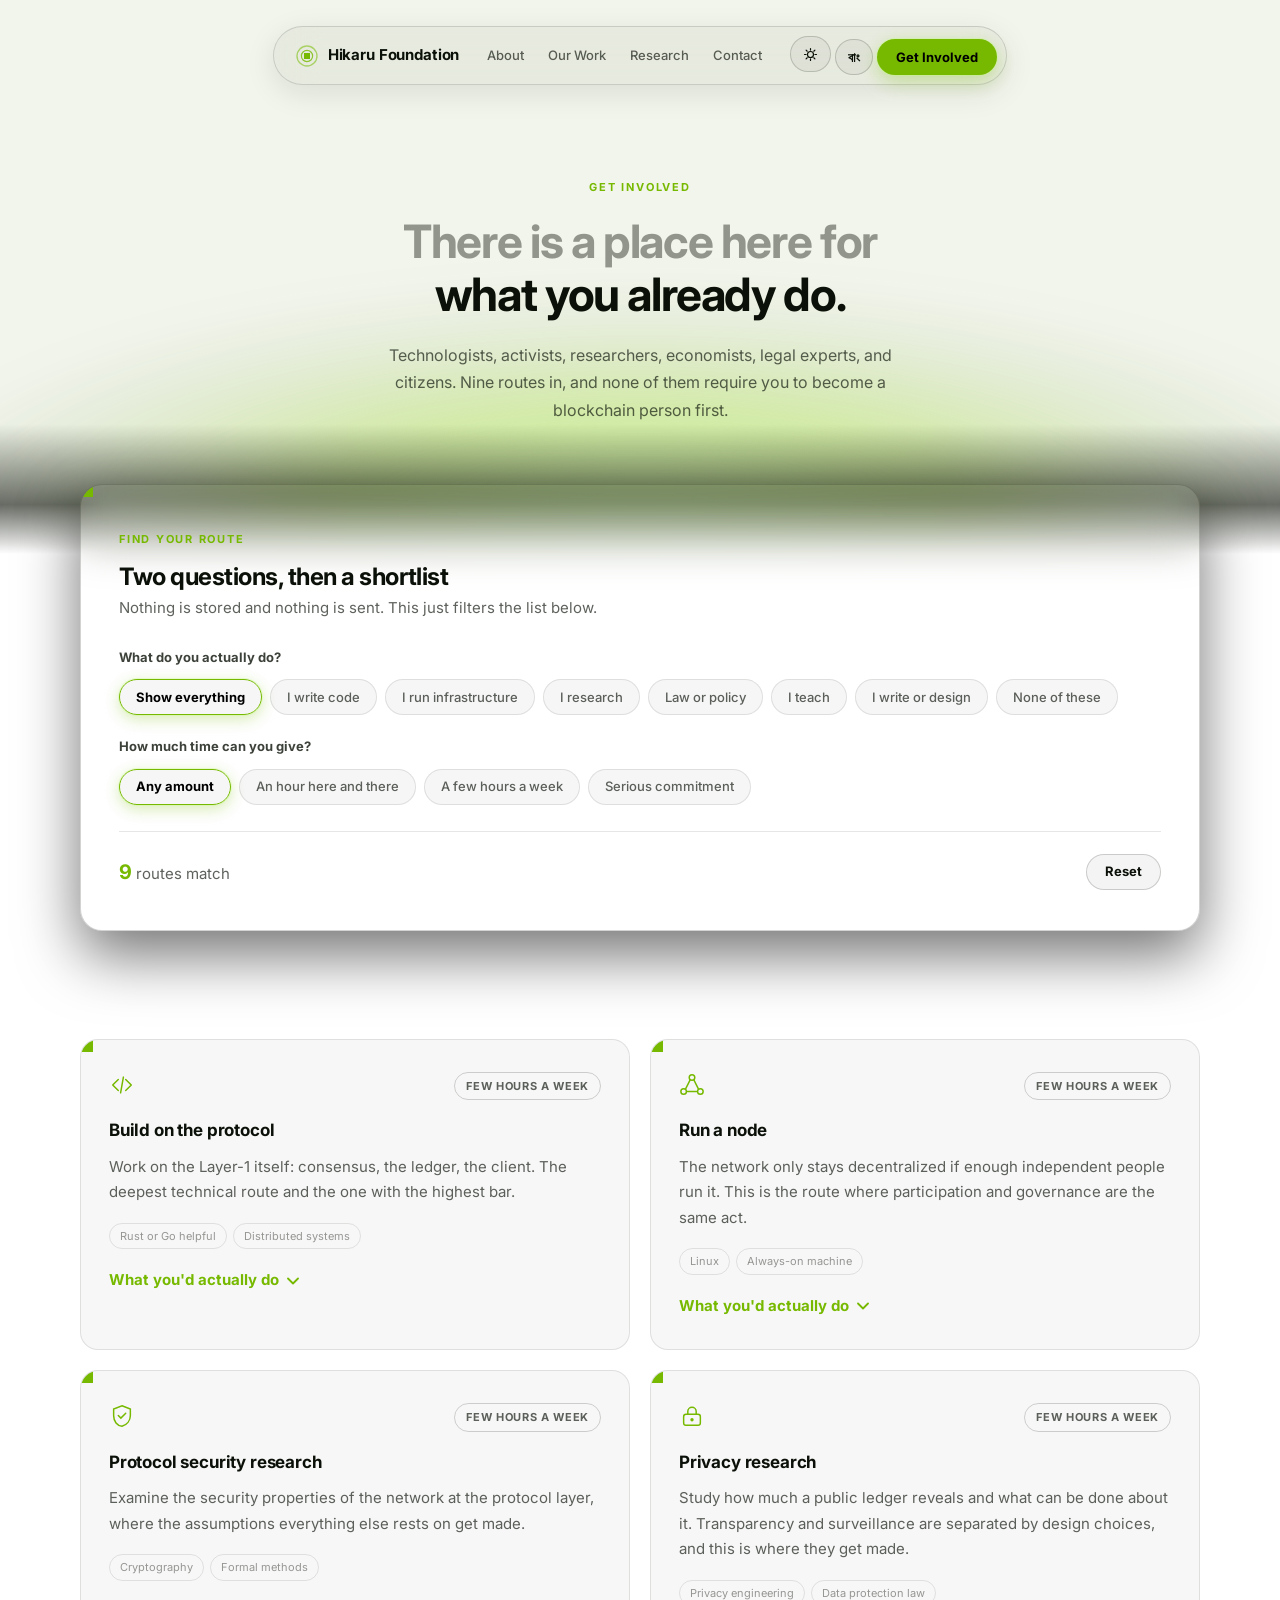
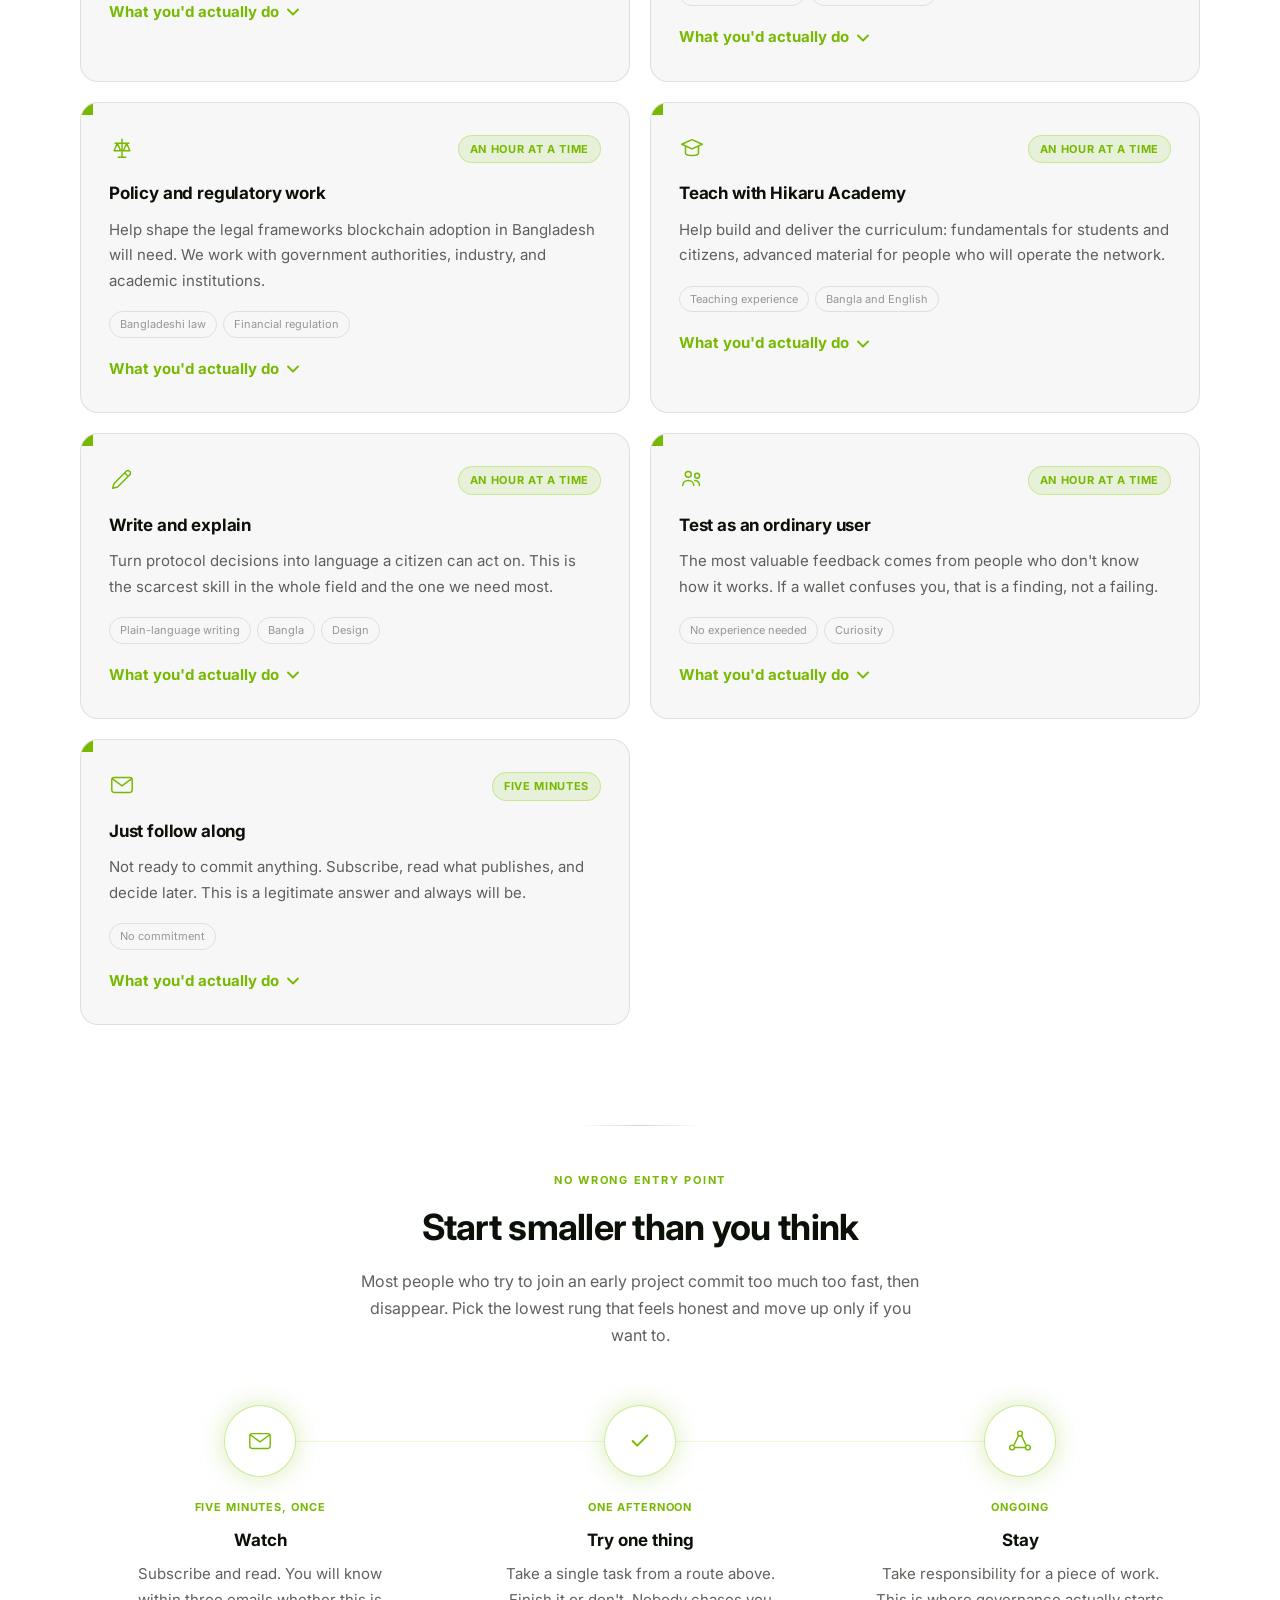
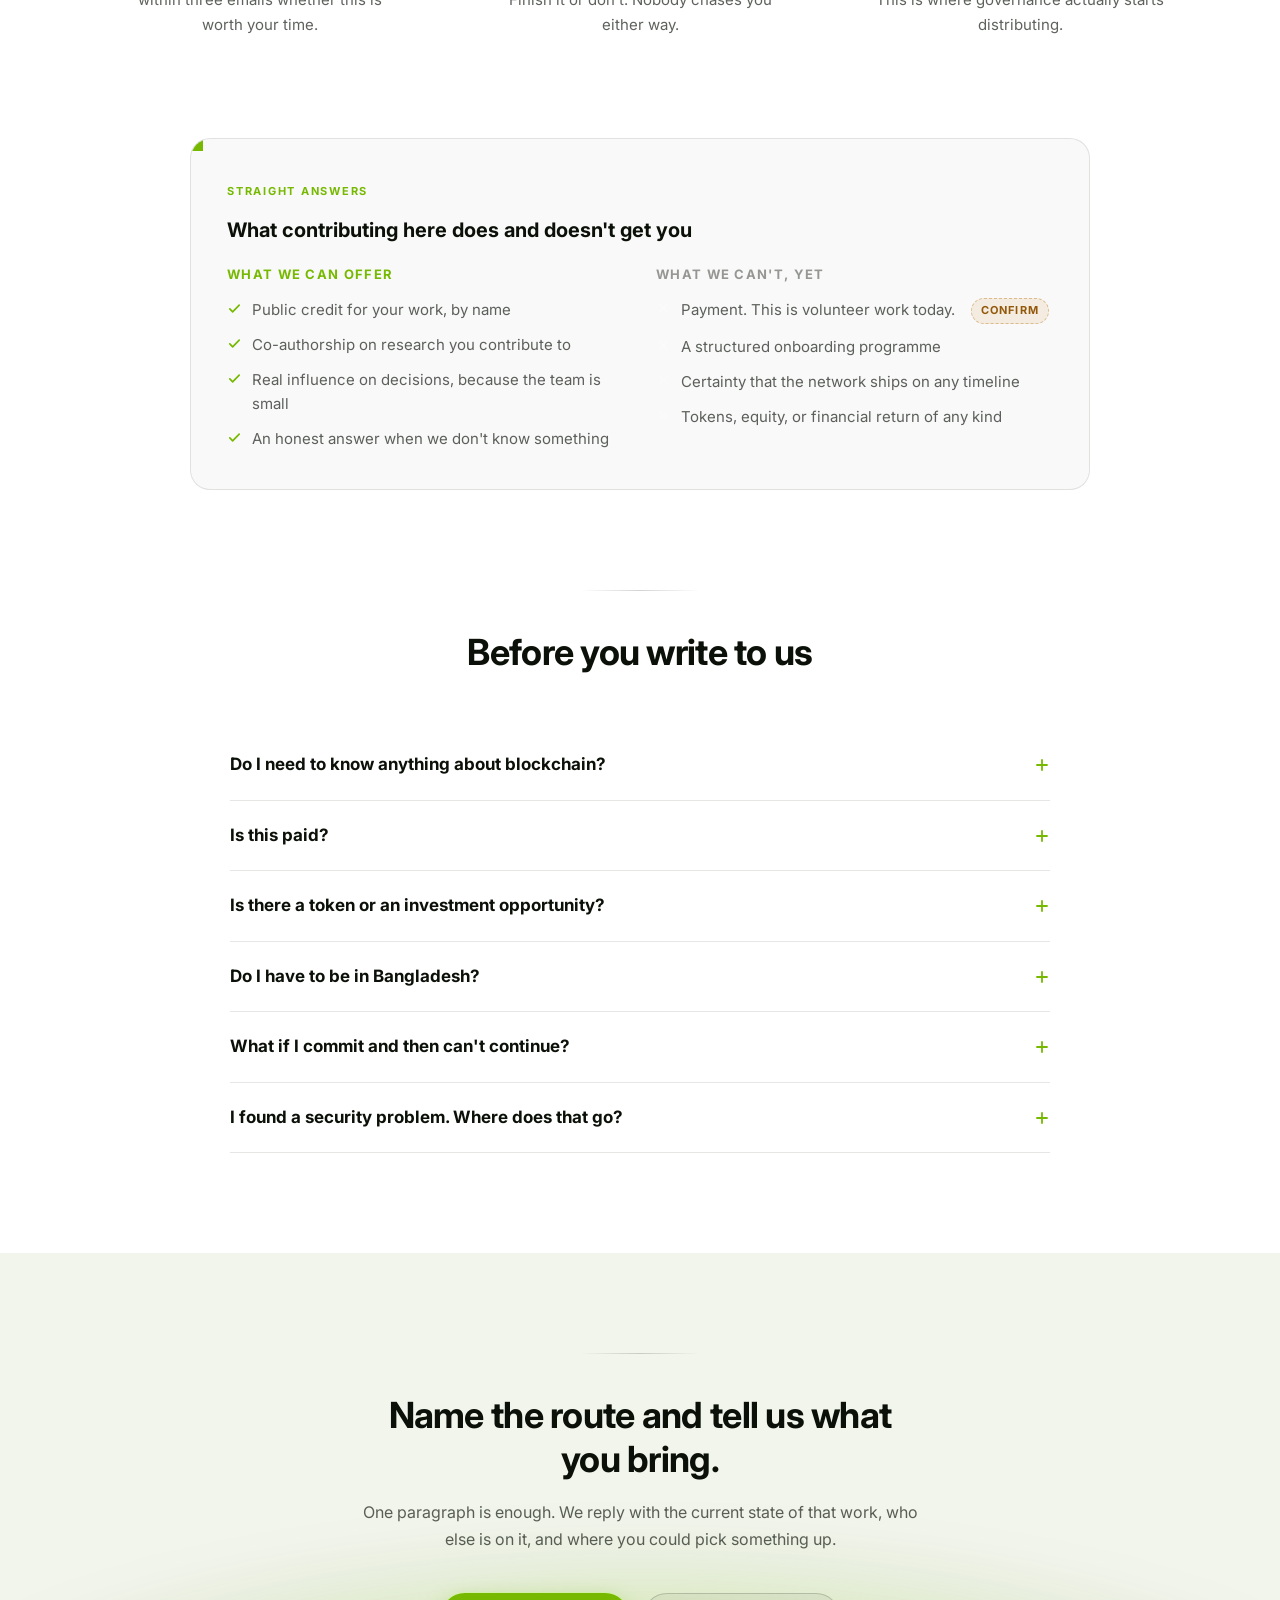
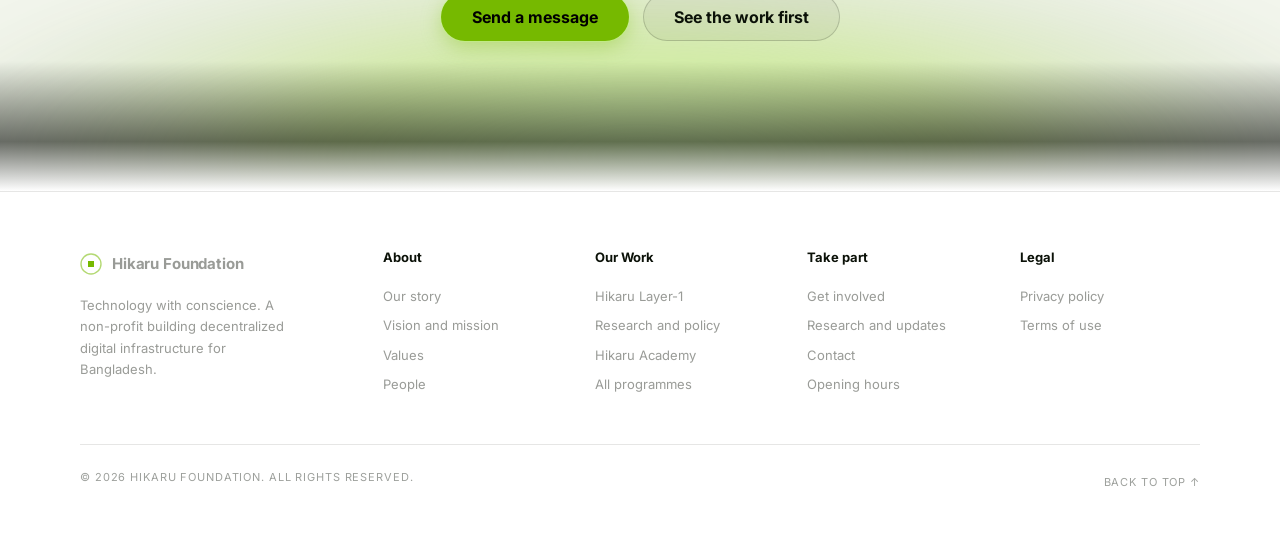
<file: involved.html>
<!DOCTYPE html>
<html lang="en">
<head>
<meta charset="utf-8">
<meta name="viewport" content="width=device-width, initial-scale=1">
<title>Get Involved — Hikaru Foundation</title>
<script>(function(){try{var t=localStorage.getItem('hikaru-theme');if(!t)t=window.matchMedia('(prefers-color-scheme: light)').matches?'light':'dark';document.documentElement.setAttribute('data-theme',t);}catch(e){}})();</script>
<link rel="preconnect" href="https://fonts.googleapis.com">
<link rel="preconnect" href="https://fonts.gstatic.com" crossorigin>
<link href="https://fonts.googleapis.com/css2?family=Inter:wght@400;500;700&display=swap" rel="stylesheet">
<link rel="stylesheet" href="assets/theme.css">
<style>
:root{
  --primary:#76b900; --primary-lift:#8fd414; --on-primary:#000;
  --ink:#04070a; --ink-deep:#010203;
  --on-dark:#fff; --on-dark-mute:rgba(255,255,255,.62); --on-dark-faint:rgba(255,255,255,.34);
  --hairline:rgba(255,255,255,.10); --hairline-lit:rgba(255,255,255,.20);
  --panel:rgba(255,255,255,.035);
  --amber:rgba(255,190,80,.95); --amber-line:rgba(255,180,60,.45); --amber-bg:rgba(255,170,40,.09);
  --t-hero:46px; --t-display:36px; --t-h-xl:24px; --t-h-md:20px;
  --t-card:17px; --t-body:16px; --t-sm:15px; --t-cap:13px; --t-xs:11px;
  --sp-section:100px;
}
*{margin:0;padding:0;box-sizing:border-box}
html{scroll-behavior:smooth}
body{font-family:Inter,Arial,sans-serif;background:var(--ink-deep);color:var(--on-dark);
  -webkit-font-smoothing:antialiased;line-height:1.5;overflow-x:hidden}
@media (prefers-reduced-motion:reduce){html{scroll-behavior:auto}}
.shell{max-width:1200px;margin:0 auto;padding:0 40px}
.center{text-align:center}
.sr{position:absolute;width:1px;height:1px;overflow:hidden;clip:rect(0 0 0 0)}

/* stage */
.stage{position:relative;background:var(--ink);overflow:hidden;isolation:isolate}
.stage::before{content:"";position:absolute;left:50%;bottom:-46%;transform:translateX(-50%);
  width:150%;height:105%;pointer-events:none;z-index:0;
  background:radial-gradient(closest-side, rgba(196,255,130,.92), rgba(143,212,20,.60) 34%,
    rgba(118,185,0,.28) 52%, rgba(60,110,10,.11) 68%, transparent 80%);
  filter:blur(28px);animation:breathe 11s ease-in-out infinite alternate}
.stage::after{content:"";position:absolute;left:0;right:0;bottom:0;height:130px;z-index:1;
  background:linear-gradient(to bottom, transparent, rgba(1,2,3,.55) 62%, var(--ink-deep));pointer-events:none}
@keyframes breathe{from{transform:translateX(-50%) scale(1);opacity:.92}to{transform:translateX(-50%) scale(1.07);opacity:1}}
@media (prefers-reduced-motion:reduce){.stage::before{animation:none}}
.stage > *{position:relative;z-index:2}

/* nav */
.nav-wrap{padding:26px 0 0}
.nav{margin:0 auto;width:max-content;display:flex;align-items:center;gap:28px;
  padding:9px 9px 9px 22px;border-radius:999px;background:rgba(255,255,255,.05);
  border:1px solid var(--hairline-lit);backdrop-filter:blur(20px) saturate(140%);
  -webkit-backdrop-filter:blur(20px) saturate(140%);box-shadow:0 8px 30px rgba(0,0,0,.45)}
.brand{display:flex;align-items:center;gap:10px;color:inherit;text-decoration:none}
.brand svg{flex:none}
.brand b{font-size:var(--t-sm);font-weight:700;letter-spacing:-.01em}
.nav-links{display:flex;gap:24px}
.nav-links a{color:var(--on-dark-mute);text-decoration:none;font-size:var(--t-cap);font-weight:500}
.nav-links a:hover{color:var(--on-dark)}
.nav-links a[aria-current]{color:var(--primary)}

/* pills */
.pill{display:inline-flex;align-items:center;justify-content:center;gap:8px;height:36px;padding:0 18px;
  border-radius:999px;border:1px solid transparent;font:inherit;font-size:var(--t-cap);font-weight:700;
  text-decoration:none;cursor:pointer;transition:transform .18s, background .18s, box-shadow .18s, border-color .18s}
.pill-solid{background:var(--primary);color:var(--on-primary);box-shadow:0 0 0 1px rgba(196,255,130,.35), 0 6px 20px rgba(118,185,0,.35)}
.pill-solid:hover{background:var(--primary-lift);transform:translateY(-1px)}
.pill-ghost{background:rgba(255,255,255,.06);color:var(--on-dark);border-color:var(--hairline-lit)}
.pill-ghost:hover{border-color:rgba(255,255,255,.4);transform:translateY(-1px)}
.pill-lg{height:48px;padding:0 30px;font-size:var(--t-body)}
:focus-visible{outline:2px solid var(--primary);outline-offset:3px}

.eyebrow{font-size:var(--t-xs);font-weight:700;letter-spacing:.16em;text-transform:uppercase;color:var(--primary)}
h2{font-size:var(--t-display);font-weight:700;line-height:1.2;letter-spacing:-.02em}
.lede{margin:18px auto 0;max-width:58ch;color:var(--on-dark-mute);font-size:var(--t-body);line-height:1.7}
section{padding:var(--sp-section) 0}
.rule{width:120px;height:1px;margin:0 auto 40px;background:linear-gradient(90deg,transparent,var(--hairline-lit),transparent)}
.needs{display:inline-block;font-size:var(--t-xs);font-weight:700;letter-spacing:.1em;text-transform:uppercase;
  padding:3px 9px;border-radius:999px;color:var(--amber);background:var(--amber-bg);border:1px dashed var(--amber-line)}

/* header */
.head{padding:88px 0 130px;text-align:center}
.head h1{font-size:var(--t-hero);font-weight:700;line-height:1.14;letter-spacing:-.03em;max-width:19ch;margin:18px auto 0;color:var(--on-dark-faint)}
.head h1 em{font-style:normal;color:var(--on-dark)}
.head p{margin:22px auto 0;max-width:56ch;color:var(--on-dark-mute);font-size:var(--t-body);line-height:1.7}

/* ==================== MATCHER ==================== */
.matcher{
  position:relative;padding:40px 38px;border-radius:22px;overflow:hidden;margin-top:-70px;
  background:rgba(255,255,255,.05);border:1px solid var(--hairline-lit);
  backdrop-filter:blur(20px) saturate(140%);box-shadow:0 24px 60px rgba(0,0,0,.55);
}
.matcher::before{content:"";position:absolute;top:0;left:0;width:12px;height:12px;background:var(--primary)}
.matcher h2{font-size:var(--t-h-xl);margin:14px 0 6px}
.matcher > p{font-size:var(--t-sm);color:var(--on-dark-mute);margin-bottom:28px}
.q{margin-bottom:22px}
.q .qlabel{display:block;font-size:var(--t-cap);font-weight:700;margin-bottom:12px;color:rgba(255,255,255,.86)}
.opts{display:flex;gap:8px;flex-wrap:wrap}
.opt{height:36px;padding:0 16px;border-radius:999px;cursor:pointer;
  background:rgba(255,255,255,.04);border:1px solid var(--hairline);color:var(--on-dark-mute);
  font:inherit;font-size:var(--t-cap);font-weight:500;transition:.18s}
.opt:hover{border-color:var(--hairline-lit);color:var(--on-dark)}
.opt[aria-pressed="true"]{background:var(--primary);border-color:var(--primary);color:var(--on-primary);font-weight:700;
  box-shadow:0 0 0 1px rgba(196,255,130,.3), 0 4px 16px rgba(118,185,0,.3)}
.mfoot{display:flex;align-items:center;justify-content:space-between;gap:16px;flex-wrap:wrap;
  margin-top:26px;padding-top:22px;border-top:1px solid var(--hairline)}
.result{font-size:var(--t-sm);color:var(--on-dark-mute)}
.result b{color:var(--primary);font-size:var(--t-h-md)}

/* ==================== ROUTES ==================== */
.routes{display:grid;grid-template-columns:repeat(2,1fr);gap:20px;margin-top:44px}
.route{position:relative;padding:32px 28px;overflow:hidden;background:var(--panel);
  border:1px solid var(--hairline);border-radius:18px;backdrop-filter:blur(14px);
  transition:border-color .22s, transform .22s, background .22s}
.route:hover{border-color:rgba(143,212,20,.4);transform:translateY(-3px);background:rgba(255,255,255,.055)}
.route::before{content:"";position:absolute;top:0;left:0;width:12px;height:12px;background:var(--primary)}
.route .top{display:flex;align-items:flex-start;justify-content:space-between;gap:14px;margin-bottom:18px}
.route svg.ico{color:var(--primary);flex:none}
.route h3{font-size:var(--t-card);font-weight:700;margin-bottom:10px;letter-spacing:-.01em}
.route > p{font-size:var(--t-sm);color:var(--on-dark-mute);line-height:1.7;margin-bottom:18px}
.route .tags{display:flex;gap:6px;flex-wrap:wrap;margin-bottom:18px}
.route .tags span{font-size:var(--t-xs);color:var(--on-dark-faint);padding:4px 10px;border-radius:999px;border:1px solid var(--hairline)}
.load{flex:none;font-size:var(--t-xs);font-weight:700;letter-spacing:.06em;text-transform:uppercase;
  padding:5px 11px;border-radius:999px;white-space:nowrap;color:var(--on-dark-mute);border:1px solid var(--hairline-lit)}
.load.light{color:var(--primary);background:rgba(118,185,0,.12);border-color:rgba(143,212,20,.35)}

/* disclosure */
.more-btn{background:transparent;border:0;cursor:pointer;font:inherit;font-size:var(--t-sm);font-weight:700;
  color:var(--primary);display:inline-flex;align-items:center;gap:8px;padding:0}
.more-btn svg{transition:transform .25s}
.route.open .more-btn svg{transform:rotate(180deg)}
.detail{max-height:0;overflow:hidden;transition:max-height .32s ease}
.route.open .detail{max-height:520px}
.detail-in{padding-top:18px;margin-top:18px;border-top:1px solid var(--hairline)}
.detail-in h4{font-size:var(--t-cap);font-weight:700;letter-spacing:.1em;text-transform:uppercase;color:var(--on-dark-faint);margin-bottom:12px}
.detail-in ul{list-style:none;display:flex;flex-direction:column;gap:9px;margin-bottom:18px}
.detail-in li{display:flex;gap:10px;font-size:var(--t-sm);color:var(--on-dark-mute);line-height:1.6}
.detail-in li::before{content:"";flex:none;width:6px;height:6px;margin-top:8px;background:var(--primary);opacity:.8}
.route.hide{display:none}
@media (prefers-reduced-motion:reduce){.detail{transition:none}}

.empty{display:none;text-align:center;padding:56px 24px;margin-top:24px;
  border:1px dashed var(--hairline-lit);border-radius:18px;color:var(--on-dark-mute)}
.empty.show{display:block}

/* ==================== LADDER ==================== */
.ladder{display:grid;grid-template-columns:repeat(3,1fr);gap:20px;margin-top:56px;position:relative}
.ladder::before{content:"";position:absolute;top:36px;left:16%;right:16%;height:1px;
  background:rgba(143,212,20,.5);opacity:.3}
.rung{text-align:center;padding:0 20px;position:relative}
.rung .n{position:relative;z-index:2;width:72px;height:72px;margin:0 auto 22px;border-radius:999px;
  display:grid;place-items:center;background:var(--ink-deep);color:var(--primary);
  border:1px solid rgba(143,212,20,.45);box-shadow:0 0 26px rgba(118,185,0,.28)}
.rung h3{font-size:var(--t-card);font-weight:700;margin-bottom:8px}
.rung .cost{font-size:var(--t-xs);font-weight:700;letter-spacing:.08em;text-transform:uppercase;color:var(--primary);margin-bottom:12px;display:block}
.rung p{font-size:var(--t-sm);color:var(--on-dark-mute);line-height:1.7;max-width:32ch;margin:0 auto}

/* ==================== HONESTY BLOCK ==================== */
.honest{max-width:900px;margin:0 auto;padding:38px 36px;border-radius:20px;
  background:rgba(255,255,255,.03);border:1px solid var(--hairline);position:relative;overflow:hidden}
.honest::before{content:"";position:absolute;top:0;left:0;width:12px;height:12px;background:var(--primary)}
.honest h3{font-size:var(--t-h-md);font-weight:700;margin:14px 0 20px}
.honest .grid2{display:grid;grid-template-columns:1fr 1fr;gap:32px}
.honest h4{font-size:var(--t-cap);font-weight:700;letter-spacing:.1em;text-transform:uppercase;margin-bottom:14px}
.honest h4.yes{color:var(--primary)}
.honest h4.no{color:var(--on-dark-faint)}
.honest ul{list-style:none;display:flex;flex-direction:column;gap:11px}
.honest li{display:flex;gap:10px;font-size:var(--t-sm);line-height:1.6;color:var(--on-dark-mute)}
.honest li svg{flex:none;margin-top:3px}
.honest li.y svg{color:var(--primary)}
.honest li.n svg{color:rgba(255,255,255,.28)}

/* ==================== FAQ ==================== */
.faq{max-width:820px;margin:56px auto 0;text-align:left}
.qa{border-bottom:1px solid var(--hairline)}
.qa button{width:100%;display:flex;align-items:center;justify-content:space-between;gap:20px;
  padding:22px 0;background:transparent;border:0;cursor:pointer;font:inherit;text-align:left;
  font-size:var(--t-card);font-weight:700;color:var(--on-dark)}
.qa button:hover{color:var(--primary)}
.qa button svg{flex:none;color:var(--primary);transition:transform .25s}
.qa.open button svg{transform:rotate(45deg)}
.qa .a{max-height:0;overflow:hidden;transition:max-height .3s ease}
.qa.open .a{max-height:340px}
.qa .a p{padding:0 0 22px;font-size:var(--t-sm);color:var(--on-dark-mute);line-height:1.8;max-width:66ch}
@media (prefers-reduced-motion:reduce){.qa .a{transition:none}}

/* footer */
.foot{background:var(--ink-deep);border-top:1px solid var(--hairline);padding:56px 0 40px}
.foot-grid{display:grid;grid-template-columns:1.5fr repeat(4,1fr);gap:32px}
.foot-brand p{margin-top:14px;font-size:var(--t-cap);color:var(--on-dark-faint);max-width:28ch;line-height:1.65}
.foot h4{font-size:var(--t-cap);font-weight:700;margin-bottom:14px}
.foot a{display:block;padding:5px 0;font-size:var(--t-cap);color:var(--on-dark-faint);text-decoration:none}
.foot a:hover{color:var(--primary)}
.foot .brand{display:flex}
.foot-bottom{display:flex;justify-content:space-between;gap:20px;flex-wrap:wrap;margin-top:44px;padding-top:24px;border-top:1px solid var(--hairline)}
.foot-bottom span,.foot-bottom a{font-size:var(--t-xs);letter-spacing:.08em;text-transform:uppercase;color:rgba(255,255,255,.28)}

.rv{opacity:0;transform:translateY(20px)}
.rv.in{opacity:1;transform:none;transition:opacity .6s ease,transform .6s ease}
@media (prefers-reduced-motion:reduce){.rv{opacity:1;transform:none}}

@media (max-width:1000px){
  :root{--t-hero:30px;--t-display:26px;--sp-section:64px}
  .shell{padding:0 20px}
  .nav-links{display:none}
  .routes,.ladder,.honest .grid2,.foot-grid{grid-template-columns:1fr}
  .ladder::before{display:none}
  .rung{padding:0 0 36px}
  .matcher{padding:26px 22px;margin-top:-40px}
}
</style>
</head>
<body data-page="involved">

<div class="stage">
  <div class="nav-wrap">
    <nav class="nav" aria-label="Primary">
      <a class="brand" href="index.html">
        <svg width="22" height="22" viewBox="0 0 22 22" fill="none" aria-hidden="true">
          <circle cx="11" cy="11" r="10" stroke="#76b900" stroke-width="1.4" opacity=".55"/>
          <circle cx="11" cy="11" r="5.6" stroke="#76b900" stroke-width="1.2" opacity=".8"/>
          <rect x="8" y="8" width="6" height="6" fill="#76b900"/>
        </svg>
        <b data-i18n="brand_name">Hikaru Foundation</b>
      </a>
      <div class="nav-links">
        <a href="about.html" data-i18n="nav_about">About</a>
        <a href="work.html" data-i18n="nav_work">Our Work</a>
        <a href="news.html" data-i18n="nav_research">Research</a>
        <a href="contact.html" data-i18n="nav_contact">Contact</a>
      </div>
      <div class="nav-cta">
        <button class="icon-btn js-theme-toggle" type="button" aria-pressed="false" aria-label="Switch to light mode">
          <svg class="i-dark" width="15" height="15" viewBox="0 0 16 16" fill="none" aria-hidden="true"><path d="M13.8 9.6A6.3 6.3 0 016.4 2.2a6.3 6.3 0 108.9 8.9c-.5.3-1 .5-1.5.5z" stroke="currentColor" stroke-width="1.3" stroke-linejoin="round"/></svg>
          <svg class="i-light" width="15" height="15" viewBox="0 0 16 16" fill="none" aria-hidden="true"><circle cx="8" cy="8" r="3.2" stroke="currentColor" stroke-width="1.3"/><path d="M8 1.6v1.7M8 12.7v1.7M14.4 8h-1.7M3.3 8H1.6M12.7 3.3l-1.2 1.2M4.5 11.5l-1.2 1.2M12.7 12.7l-1.2-1.2M4.5 4.5L3.3 3.3" stroke="currentColor" stroke-width="1.3" stroke-linecap="round"/></svg>
        </button>
        <button class="icon-btn lang-btn js-lang-toggle" type="button" aria-label="Switch to Bangla">বাং</button>
        <a class="pill pill-solid" href="#top" aria-current="page" data-i18n="nav_getinvolved">Get Involved</a>
      </div>
    </nav>
  </div>

  <header class="head" id="top">
    <div class="shell">
      <span class="eyebrow" data-i18n="inv_eyebrow">Get involved</span>
      <h1><span data-i18n="inv_h1_lead">There is a place here for</span> <em data-i18n="inv_h1_em">what you already do.</em></h1>
      <p data-i18n="inv_p">Technologists, activists, researchers, economists, legal experts, and citizens. Nine routes in, and none of them require you to become a blockchain person first.</p>
    </div>
  </header>
</div>

<main>

<!-- ==================== MATCHER ==================== -->
<div class="shell">
  <div class="matcher rv" id="matcher">
    <span class="eyebrow" data-i18n="inv_matcher_eyebrow">Find your route</span>
    <h2 data-i18n="inv_matcher_h2">Two questions, then a shortlist</h2>
    <p data-i18n="inv_matcher_p">Nothing is stored and nothing is sent. This just filters the list below.</p>

    <div class="q">
      <span class="qlabel" id="q1" data-i18n="inv_q1">What do you actually do?</span>
      <div class="opts" role="group" aria-labelledby="q1">
        <button class="opt" data-skill="all" aria-pressed="true" type="button" data-i18n="inv_q1_all">Show everything</button>
        <button class="opt" data-skill="code" aria-pressed="false" type="button" data-i18n="inv_q1_code">I write code</button>
        <button class="opt" data-skill="ops" aria-pressed="false" type="button" data-i18n="inv_q1_ops">I run infrastructure</button>
        <button class="opt" data-skill="research" aria-pressed="false" type="button" data-i18n="inv_q1_research">I research</button>
        <button class="opt" data-skill="legal" aria-pressed="false" type="button" data-i18n="inv_q1_legal">Law or policy</button>
        <button class="opt" data-skill="teach" aria-pressed="false" type="button" data-i18n="inv_q1_teach">I teach</button>
        <button class="opt" data-skill="write" aria-pressed="false" type="button" data-i18n="inv_q1_write">I write or design</button>
        <button class="opt" data-skill="none" aria-pressed="false" type="button" data-i18n="inv_q1_none">None of these</button>
      </div>
    </div>

    <div class="q">
      <span class="qlabel" id="q2" data-i18n="inv_q2">How much time can you give?</span>
      <div class="opts" role="group" aria-labelledby="q2">
        <button class="opt" data-time="all" aria-pressed="true" type="button" data-i18n="inv_q2_all">Any amount</button>
        <button class="opt" data-time="light" aria-pressed="false" type="button" data-i18n="inv_q2_light">An hour here and there</button>
        <button class="opt" data-time="steady" aria-pressed="false" type="button" data-i18n="inv_q2_steady">A few hours a week</button>
        <button class="opt" data-time="deep" aria-pressed="false" type="button" data-i18n="inv_q2_deep">Serious commitment</button>
      </div>
    </div>

    <div class="mfoot">
      <span class="result" id="result"><b>9</b> <span data-i18n="inv_routes_match">routes match</span></span>
      <button class="pill pill-ghost" type="button" id="reset" data-i18n="inv_reset">Reset</button>
    </div>
  </div>
</div>

<!-- ==================== ROUTES ==================== -->
<section style="padding-top:64px" id="routes">
  <div class="shell">
    <div class="routes" id="routelist">

      <!-- 1 -->
      <article class="route rv" data-skill="code" data-time="steady deep">
        <div class="top">
          <svg class="ico" width="26" height="26" viewBox="0 0 28 28" fill="none" aria-hidden="true"><path d="M10 8l-6 6 6 6M18 8l6 6-6 6" stroke="currentColor" stroke-width="1.6" stroke-linecap="round" stroke-linejoin="round"/><path d="M15.5 5.5l-3 17" stroke="currentColor" stroke-width="1.6" stroke-linecap="round"/></svg>
          <span class="load" data-i18n="inv_load_steady">Few hours a week</span>
        </div>
        <h3 data-i18n="inv_r1_h3">Build on the protocol</h3>
        <p data-i18n="inv_r1_p">Work on the Layer-1 itself: consensus, the ledger, the client. The deepest technical route and the one with the highest bar.</p>
        <div class="tags"><span data-i18n="inv_r1_tag1">Rust or Go helpful</span><span data-i18n="inv_r1_tag2">Distributed systems</span></div>
        <button class="more-btn" type="button"><span data-i18n="inv_more_btn">What you'd actually do</span> <svg width="12" height="8" viewBox="0 0 12 8" fill="none"><path d="M1 1.5L6 6.5l5-5" stroke="currentColor" stroke-width="1.8" stroke-linecap="round" stroke-linejoin="round"/></svg></button>
        <div class="detail"><div class="detail-in">
          <h4 data-i18n="inv_first_tasks">Typical first tasks</h4>
          <ul><li data-i18n="inv_r1_t1">Read the current spec and file the questions it doesn't answer</li><li data-i18n="inv_r1_t2">Pick up a scoped issue rather than proposing an architecture</li><li data-i18n="inv_r1_t3">Review someone else's patch before writing your own</li></ul>
          <h4 data-i18n="inv_cant_promise">What we can't promise</h4>
          <ul><li data-i18n="inv_r1_promise">The codebase is early. Expect churn, not stability.</li></ul>
        </div></div>
      </article>

      <!-- 2 -->
      <article class="route rv" data-skill="ops" data-time="steady deep">
        <div class="top">
          <svg class="ico" width="26" height="26" viewBox="0 0 28 28" fill="none" aria-hidden="true"><circle cx="14" cy="6" r="3" stroke="currentColor" stroke-width="1.6"/><circle cx="5" cy="21" r="3" stroke="currentColor" stroke-width="1.6"/><circle cx="23" cy="21" r="3" stroke="currentColor" stroke-width="1.6"/><path d="M12 8.5L7 18.5M16 8.5l5 10M8 21h12" stroke="currentColor" stroke-width="1.6"/></svg>
          <span class="load" data-i18n="inv_load_steady">Few hours a week</span>
        </div>
        <h3 data-i18n="inv_r2_h3">Run a node</h3>
        <p data-i18n="inv_r2_p">The network only stays decentralized if enough independent people run it. This is the route where participation and governance are the same act.</p>
        <div class="tags"><span data-i18n="inv_r2_tag1">Linux</span><span data-i18n="inv_r2_tag2">Always-on machine</span></div>
        <button class="more-btn" type="button"><span data-i18n="inv_more_btn">What you'd actually do</span> <svg width="12" height="8" viewBox="0 0 12 8" fill="none"><path d="M1 1.5L6 6.5l5-5" stroke="currentColor" stroke-width="1.8" stroke-linecap="round" stroke-linejoin="round"/></svg></button>
        <div class="detail"><div class="detail-in">
          <h4 data-i18n="inv_first_tasks">Typical first tasks</h4>
          <ul><li data-i18n="inv_r2_t1">Run a testnet node and report what broke</li><li data-i18n="inv_r2_t2">Document the setup so the next person has it easier</li><li data-i18n="inv_r2_t3">Help define what minimum hardware actually needs to be</li></ul>
          <h4 data-i18n="inv_cant_promise">What we can't promise</h4>
          <ul><li data-i18n="inv_r2_promise">No mainnet yet, so no rewards and no uptime expectations.</li></ul>
        </div></div>
      </article>

      <!-- 3 -->
      <article class="route rv" data-skill="research" data-time="steady deep">
        <div class="top">
          <svg class="ico" width="26" height="26" viewBox="0 0 28 28" fill="none" aria-hidden="true"><path d="M14 3l9 3.5v7c0 5.5-3.8 10-9 11.5C8.8 24.5 5 20 5 13.5v-7L14 3z" stroke="currentColor" stroke-width="1.6"/><path d="M10 13.5l2.8 2.8L18 11" stroke="currentColor" stroke-width="1.6" stroke-linecap="round"/></svg>
          <span class="load" data-i18n="inv_load_steady">Few hours a week</span>
        </div>
        <h3 data-i18n="inv_r3_h3">Protocol security research</h3>
        <p data-i18n="inv_r3_p">Examine the security properties of the network at the protocol layer, where the assumptions everything else rests on get made.</p>
        <div class="tags"><span data-i18n="inv_r3_tag1">Cryptography</span><span data-i18n="inv_r3_tag2">Formal methods</span></div>
        <button class="more-btn" type="button"><span data-i18n="inv_more_btn">What you'd actually do</span> <svg width="12" height="8" viewBox="0 0 12 8" fill="none"><path d="M1 1.5L6 6.5l5-5" stroke="currentColor" stroke-width="1.8" stroke-linecap="round" stroke-linejoin="round"/></svg></button>
        <div class="detail"><div class="detail-in">
          <h4 data-i18n="inv_first_tasks">Typical first tasks</h4>
          <ul><li data-i18n="inv_r3_t1">Review the threat model and attack the assumptions in it</li><li data-i18n="inv_r3_t2">Reproduce a known class of attack against the testnet</li><li data-i18n="inv_r3_t3">Co-author a finding for publication</li></ul>
          <h4 data-i18n="inv_can_offer">What we can offer</h4>
          <ul><li data-i18n="inv_r3_offer">Co-authorship and full publication. We don't sit on findings.</li></ul>
        </div></div>
      </article>

      <!-- 4 -->
      <article class="route rv" data-skill="research legal" data-time="steady deep">
        <div class="top">
          <svg class="ico" width="26" height="26" viewBox="0 0 28 28" fill="none" aria-hidden="true"><rect x="5" y="12" width="18" height="12" rx="2.5" stroke="currentColor" stroke-width="1.6"/><path d="M9.5 12V9a4.5 4.5 0 019 0v3" stroke="currentColor" stroke-width="1.6" stroke-linecap="round"/><circle cx="14" cy="18" r="1.8" fill="currentColor"/></svg>
          <span class="load" data-i18n="inv_load_steady">Few hours a week</span>
        </div>
        <h3 data-i18n="inv_r4_h3">Privacy research</h3>
        <p data-i18n="inv_r4_p">Study how much a public ledger reveals and what can be done about it. Transparency and surveillance are separated by design choices, and this is where they get made.</p>
        <div class="tags"><span data-i18n="inv_r4_tag1">Privacy engineering</span><span data-i18n="inv_r4_tag2">Data protection law</span></div>
        <button class="more-btn" type="button"><span data-i18n="inv_more_btn">What you'd actually do</span> <svg width="12" height="8" viewBox="0 0 12 8" fill="none"><path d="M1 1.5L6 6.5l5-5" stroke="currentColor" stroke-width="1.8" stroke-linecap="round" stroke-linejoin="round"/></svg></button>
        <div class="detail"><div class="detail-in">
          <h4 data-i18n="inv_first_tasks">Typical first tasks</h4>
          <ul><li data-i18n="inv_r4_t1">Map what the current design leaks and to whom</li><li data-i18n="inv_r4_t2">Compare against data protection expectations in Bangladesh</li><li data-i18n="inv_r4_t3">Propose mitigations that survive contact with real usage</li></ul>
        </div></div>
      </article>

      <!-- 5 -->
      <article class="route rv" data-skill="legal" data-time="light steady deep">
        <div class="top">
          <svg class="ico" width="26" height="26" viewBox="0 0 28 28" fill="none" aria-hidden="true"><path d="M14 4v20M6 9h16M9 9l-3.5 8h7L9 9zM19 9l-3.5 8h7L19 9z" stroke="currentColor" stroke-width="1.6" stroke-linejoin="round"/><path d="M10 24h8" stroke="currentColor" stroke-width="1.6" stroke-linecap="round"/></svg>
          <span class="load light" data-i18n="inv_load_light">An hour at a time</span>
        </div>
        <h3 data-i18n="inv_r5_h3">Policy and regulatory work</h3>
        <p data-i18n="inv_r5_p">Help shape the legal frameworks blockchain adoption in Bangladesh will need. We work with government authorities, industry, and academic institutions.</p>
        <div class="tags"><span data-i18n="inv_r5_tag1">Bangladeshi law</span><span data-i18n="inv_r5_tag2">Financial regulation</span></div>
        <button class="more-btn" type="button"><span data-i18n="inv_more_btn">What you'd actually do</span> <svg width="12" height="8" viewBox="0 0 12 8" fill="none"><path d="M1 1.5L6 6.5l5-5" stroke="currentColor" stroke-width="1.8" stroke-linecap="round" stroke-linejoin="round"/></svg></button>
        <div class="detail"><div class="detail-in">
          <h4 data-i18n="inv_first_tasks">Typical first tasks</h4>
          <ul><li data-i18n="inv_r5_t1">Review a draft submission before it goes to a consultation</li><li data-i18n="inv_r5_t2">Flag where our technical claims overreach legally</li><li data-i18n="inv_r5_t3">Brief us on a regulation we've misread</li></ul>
          <h4 data-i18n="inv_why_matters">Why this route matters</h4>
          <ul><li data-i18n="inv_r5_matters">The best protocol in the world fails if the law makes it unusable.</li></ul>
        </div></div>
      </article>

      <!-- 6 -->
      <article class="route rv" data-skill="teach" data-time="light steady">
        <div class="top">
          <svg class="ico" width="26" height="26" viewBox="0 0 28 28" fill="none" aria-hidden="true"><path d="M14 5l11 5-11 5-11-5 11-5z" stroke="currentColor" stroke-width="1.6" stroke-linejoin="round"/><path d="M7 12.5V19c0 1.7 3.1 3 7 3s7-1.3 7-3v-6.5" stroke="currentColor" stroke-width="1.6" stroke-linecap="round"/></svg>
          <span class="load light" data-i18n="inv_load_light">An hour at a time</span>
        </div>
        <h3 data-i18n="inv_r6_h3">Teach with Hikaru Academy</h3>
        <p data-i18n="inv_r6_p">Help build and deliver the curriculum: fundamentals for students and citizens, advanced material for people who will operate the network.</p>
        <div class="tags"><span data-i18n="inv_r6_tag1">Teaching experience</span><span data-i18n="inv_r6_tag2">Bangla and English</span></div>
        <button class="more-btn" type="button"><span data-i18n="inv_more_btn">What you'd actually do</span> <svg width="12" height="8" viewBox="0 0 12 8" fill="none"><path d="M1 1.5L6 6.5l5-5" stroke="currentColor" stroke-width="1.8" stroke-linecap="round" stroke-linejoin="round"/></svg></button>
        <div class="detail"><div class="detail-in">
          <h4 data-i18n="inv_first_tasks">Typical first tasks</h4>
          <ul><li data-i18n="inv_r6_t1">Read a draft lesson and mark every sentence that assumes prior knowledge</li><li data-i18n="inv_r6_t2">Run one workshop and tell us what didn't land</li><li data-i18n="inv_r6_t3">Translate material into Bangla that reads naturally, not literally</li></ul>
          <h4 data-i18n="inv_be_aware">Be aware</h4>
          <ul><li data-i18n="inv_r6_aware">The Academy is planned, not running. You'd be helping start it.</li></ul>
        </div></div>
      </article>

      <!-- 7 -->
      <article class="route rv" data-skill="write" data-time="light steady">
        <div class="top">
          <svg class="ico" width="26" height="26" viewBox="0 0 28 28" fill="none" aria-hidden="true"><path d="M4 24l1.4-5.2L18.6 5.6a2.4 2.4 0 013.4 0l.4.4a2.4 2.4 0 010 3.4L9.2 22.6 4 24z" stroke="currentColor" stroke-width="1.6" stroke-linejoin="round"/><path d="M17 7.5l3.5 3.5" stroke="currentColor" stroke-width="1.6"/></svg>
          <span class="load light" data-i18n="inv_load_light">An hour at a time</span>
        </div>
        <h3 data-i18n="inv_r7_h3">Write and explain</h3>
        <p data-i18n="inv_r7_p">Turn protocol decisions into language a citizen can act on. This is the scarcest skill in the whole field and the one we need most.</p>
        <div class="tags"><span data-i18n="inv_r7_tag1">Plain-language writing</span><span data-i18n="inv_r7_tag2">Bangla</span><span data-i18n="inv_r7_tag3">Design</span></div>
        <button class="more-btn" type="button"><span data-i18n="inv_more_btn">What you'd actually do</span> <svg width="12" height="8" viewBox="0 0 12 8" fill="none"><path d="M1 1.5L6 6.5l5-5" stroke="currentColor" stroke-width="1.8" stroke-linecap="round" stroke-linejoin="round"/></svg></button>
        <div class="detail"><div class="detail-in">
          <h4 data-i18n="inv_first_tasks">Typical first tasks</h4>
          <ul><li data-i18n="inv_r7_t1">Rewrite one page of technical documentation for a non-technical reader</li><li data-i18n="inv_r7_t2">Sit in on a design discussion and write what was actually decided</li><li data-i18n="inv_r7_t3">Tell us where our own site is unclear</li></ul>
        </div></div>
      </article>

      <!-- 8 -->
      <article class="route rv" data-skill="none write teach" data-time="light">
        <div class="top">
          <svg class="ico" width="26" height="26" viewBox="0 0 28 28" fill="none" aria-hidden="true"><circle cx="10" cy="9" r="3.2" stroke="currentColor" stroke-width="1.6"/><circle cx="19.5" cy="10.5" r="2.6" stroke="currentColor" stroke-width="1.6"/><path d="M4 21c0-3.3 2.7-5.5 6-5.5s6 2.2 6 5.5M17 15.6c2.9.2 5 2.2 5 5.4" stroke="currentColor" stroke-width="1.6" stroke-linecap="round"/></svg>
          <span class="load light" data-i18n="inv_load_light">An hour at a time</span>
        </div>
        <h3 data-i18n="inv_r8_h3">Test as an ordinary user</h3>
        <p data-i18n="inv_r8_p">The most valuable feedback comes from people who don't know how it works. If a wallet confuses you, that is a finding, not a failing.</p>
        <div class="tags"><span data-i18n="inv_r8_tag1">No experience needed</span><span data-i18n="inv_r8_tag2">Curiosity</span></div>
        <button class="more-btn" type="button"><span data-i18n="inv_more_btn">What you'd actually do</span> <svg width="12" height="8" viewBox="0 0 12 8" fill="none"><path d="M1 1.5L6 6.5l5-5" stroke="currentColor" stroke-width="1.8" stroke-linecap="round" stroke-linejoin="round"/></svg></button>
        <div class="detail"><div class="detail-in">
          <h4 data-i18n="inv_first_tasks">Typical first tasks</h4>
          <ul><li data-i18n="inv_r8_t1">Try a task on the testnet and record where you got stuck</li><li data-i18n="inv_r8_t2">Tell us which words meant nothing to you</li><li data-i18n="inv_r8_t3">Say what you expected to happen and what happened instead</li></ul>
          <h4 data-i18n="inv_why_counts">Why this counts</h4>
          <ul><li data-i18n="inv_r8_counts">Infrastructure only people like us can use isn't public infrastructure.</li></ul>
        </div></div>
      </article>

      <!-- 9 -->
      <article class="route rv" data-skill="none code ops research legal teach write" data-time="light">
        <div class="top">
          <svg class="ico" width="26" height="26" viewBox="0 0 28 28" fill="none" aria-hidden="true"><rect x="3" y="6" width="22" height="16" rx="2.5" stroke="currentColor" stroke-width="1.6"/><path d="M3.8 7.5L14 15l10.2-7.5" stroke="currentColor" stroke-width="1.6" stroke-linecap="round"/></svg>
          <span class="load light" data-i18n="inv_load_five">Five minutes</span>
        </div>
        <h3 data-i18n="inv_r9_h3">Just follow along</h3>
        <p data-i18n="inv_r9_p">Not ready to commit anything. Subscribe, read what publishes, and decide later. This is a legitimate answer and always will be.</p>
        <div class="tags"><span data-i18n="inv_r9_tag1">No commitment</span></div>
        <button class="more-btn" type="button"><span data-i18n="inv_more_btn">What you'd actually do</span> <svg width="12" height="8" viewBox="0 0 12 8" fill="none"><path d="M1 1.5L6 6.5l5-5" stroke="currentColor" stroke-width="1.8" stroke-linecap="round" stroke-linejoin="round"/></svg></button>
        <div class="detail"><div class="detail-in">
          <h4 data-i18n="inv_what_happens">What happens</h4>
          <ul><li data-i18n="inv_r9_t1">One email a month at most, covering research, policy, and network progress</li><li data-i18n="inv_r9_t2">No sales sequence, no drip campaign, no sharing your address</li><li data-i18n="inv_r9_t3">Unsubscribe in one click, no exit survey</li></ul>
        </div></div>
      </article>

    </div>

    <div class="empty" id="empty">
      <p style="font-size:var(--t-h-md);font-weight:700;color:#fff;margin-bottom:10px" data-i18n="inv_empty_h">No route matches that exactly.</p>
      <p style="font-size:var(--t-sm);max-width:46ch;margin:0 auto" data-i18n="inv_empty_p">That combination isn't covered yet, which is worth knowing. Write to us anyway and describe what you do. Gaps in this list are our problem, not yours.</p>
      <a class="pill pill-solid" style="margin-top:22px" href="contact.html" data-i18n="inv_empty_btn">Tell us what you do</a>
    </div>
  </div>
</section>

<!-- ==================== LADDER ==================== -->
<section id="ladder" style="padding-top:0">
  <div class="shell center">
    <div class="rule"></div>
    <div class="rv">
      <span class="eyebrow" data-i18n="inv_ladder_eyebrow">No wrong entry point</span>
      <h2 style="margin-top:16px" data-i18n="inv_ladder_h2">Start smaller than you think</h2>
      <p class="lede" data-i18n="inv_ladder_lede">Most people who try to join an early project commit too much too fast, then disappear. Pick the lowest rung that feels honest and move up only if you want to.</p>
    </div>

    <div class="ladder">
      <div class="rung rv">
        <div class="n"><svg width="26" height="26" viewBox="0 0 28 28" fill="none"><rect x="3" y="6" width="22" height="16" rx="2.5" stroke="currentColor" stroke-width="1.5"/><path d="M3.8 7.5L14 15l10.2-7.5" stroke="currentColor" stroke-width="1.5" stroke-linecap="round"/></svg></div>
        <span class="cost" data-i18n="inv_rung1_cost">Five minutes, once</span>
        <h3 data-i18n="inv_rung1_h3">Watch</h3>
        <p data-i18n="inv_rung1_p">Subscribe and read. You will know within three emails whether this is worth your time.</p>
      </div>
      <div class="rung rv">
        <div class="n"><svg width="26" height="26" viewBox="0 0 28 28" fill="none"><path d="M6 14l5 5L22 8" stroke="currentColor" stroke-width="2" stroke-linecap="round" stroke-linejoin="round"/></svg></div>
        <span class="cost" data-i18n="inv_rung2_cost">One afternoon</span>
        <h3 data-i18n="inv_rung2_h3">Try one thing</h3>
        <p data-i18n="inv_rung2_p">Take a single task from a route above. Finish it or don't. Nobody chases you either way.</p>
      </div>
      <div class="rung rv">
        <div class="n"><svg width="26" height="26" viewBox="0 0 28 28" fill="none"><circle cx="14" cy="6" r="2.6" stroke="currentColor" stroke-width="1.5"/><circle cx="5.5" cy="21" r="2.6" stroke="currentColor" stroke-width="1.5"/><circle cx="22.5" cy="21" r="2.6" stroke="currentColor" stroke-width="1.5"/><path d="M12.4 8.2L7.6 18.4M15.6 8.2l4.8 10.2M8.4 21h11" stroke="currentColor" stroke-width="1.5"/></svg></div>
        <span class="cost" data-i18n="inv_rung3_cost">Ongoing</span>
        <h3 data-i18n="inv_rung3_h3">Stay</h3>
        <p data-i18n="inv_rung3_p">Take responsibility for a piece of work. This is where governance actually starts distributing.</p>
      </div>
    </div>
  </div>
</section>

<!-- ==================== HONESTY ==================== -->
<section id="honest" style="padding-top:0">
  <div class="shell">
    <div class="honest rv">
      <span class="eyebrow" data-i18n="inv_honest_eyebrow">Straight answers</span>
      <h3 data-i18n="inv_honest_h3">What contributing here does and doesn't get you</h3>
      <div class="grid2">
        <div>
          <h4 class="yes" data-i18n="inv_yes_h4">What we can offer</h4>
          <ul>
            <li class="y"><svg width="15" height="15" viewBox="0 0 16 16" fill="none"><path d="M3 8.5l3 3 7-7" stroke="currentColor" stroke-width="1.8" stroke-linecap="round" stroke-linejoin="round"/></svg><span data-i18n="inv_yes1">Public credit for your work, by name</span></li>
            <li class="y"><svg width="15" height="15" viewBox="0 0 16 16" fill="none"><path d="M3 8.5l3 3 7-7" stroke="currentColor" stroke-width="1.8" stroke-linecap="round" stroke-linejoin="round"/></svg><span data-i18n="inv_yes2">Co-authorship on research you contribute to</span></li>
            <li class="y"><svg width="15" height="15" viewBox="0 0 16 16" fill="none"><path d="M3 8.5l3 3 7-7" stroke="currentColor" stroke-width="1.8" stroke-linecap="round" stroke-linejoin="round"/></svg><span data-i18n="inv_yes3">Real influence on decisions, because the team is small</span></li>
            <li class="y"><svg width="15" height="15" viewBox="0 0 16 16" fill="none"><path d="M3 8.5l3 3 7-7" stroke="currentColor" stroke-width="1.8" stroke-linecap="round" stroke-linejoin="round"/></svg><span data-i18n="inv_yes4">An honest answer when we don't know something</span></li>
          </ul>
        </div>
        <div>
          <h4 class="no" data-i18n="inv_no_h4">What we can't, yet</h4>
          <ul>
            <li class="n"><svg width="15" height="15" viewBox="0 0 16 16" fill="none"><path d="M4 4l8 8M12 4l-8 8" stroke="currentColor" stroke-width="1.8" stroke-linecap="round"/></svg><span data-i18n="inv_no1">Payment. This is volunteer work today.</span> <span class="needs" style="margin-left:6px" data-i18n="inv_no1_needs">Confirm</span></li>
            <li class="n"><svg width="15" height="15" viewBox="0 0 16 16" fill="none"><path d="M4 4l8 8M12 4l-8 8" stroke="currentColor" stroke-width="1.8" stroke-linecap="round"/></svg><span data-i18n="inv_no2">A structured onboarding programme</span></li>
            <li class="n"><svg width="15" height="15" viewBox="0 0 16 16" fill="none"><path d="M4 4l8 8M12 4l-8 8" stroke="currentColor" stroke-width="1.8" stroke-linecap="round"/></svg><span data-i18n="inv_no3">Certainty that the network ships on any timeline</span></li>
            <li class="n"><svg width="15" height="15" viewBox="0 0 16 16" fill="none"><path d="M4 4l8 8M12 4l-8 8" stroke="currentColor" stroke-width="1.8" stroke-linecap="round"/></svg><span data-i18n="inv_no4">Tokens, equity, or financial return of any kind</span></li>
          </ul>
        </div>
      </div>
    </div>
  </div>
</section>

<!-- ==================== FAQ ==================== -->
<section id="faq" style="padding-top:0">
  <div class="shell center">
    <div class="rule"></div>
    <div class="rv"><h2 data-i18n="inv_faq_h2">Before you write to us</h2></div>

    <div class="faq">
      <div class="qa">
        <button type="button"><span data-i18n="inv_faq1_q">Do I need to know anything about blockchain?</span><svg width="16" height="16" viewBox="0 0 16 16" fill="none"><path d="M8 3v10M3 8h10" stroke="currentColor" stroke-width="1.8" stroke-linecap="round"/></svg></button>
        <div class="a"><p data-i18n="inv_faq1_a">For four of the nine routes, no. Policy work needs legal knowledge, teaching needs teaching ability, writing needs clarity, and user testing specifically benefits from not knowing. The technical routes do need technical background, and they say so.</p></div>
      </div>
      <div class="qa">
        <button type="button"><span data-i18n="inv_faq2_q">Is this paid?</span><svg width="16" height="16" viewBox="0 0 16 16" fill="none"><path d="M8 3v10M3 8h10" stroke="currentColor" stroke-width="1.8" stroke-linecap="round"/></svg></button>
        <div class="a"><p data-i18n="inv_faq2_a">Not currently. Hikaru Foundation is a non-profit in its first year and contribution is voluntary. If that changes, this page changes with it. We would rather lose you here than surprise you later.</p></div>
      </div>
      <div class="qa">
        <button type="button"><span data-i18n="inv_faq3_q">Is there a token or an investment opportunity?</span><svg width="16" height="16" viewBox="0 0 16 16" fill="none"><path d="M8 3v10M3 8h10" stroke="currentColor" stroke-width="1.8" stroke-linecap="round"/></svg></button>
        <div class="a"><p data-i18n="inv_faq3_a">No. Nothing on this site is a financial offer, and there is nothing to buy. If someone approaches you claiming to sell a Hikaru token, it is not us. Tell us about it.</p></div>
      </div>
      <div class="qa">
        <button type="button"><span data-i18n="inv_faq4_q">Do I have to be in Bangladesh?</span><svg width="16" height="16" viewBox="0 0 16 16" fill="none"><path d="M8 3v10M3 8h10" stroke="currentColor" stroke-width="1.8" stroke-linecap="round"/></svg></button>
        <div class="a"><p data-i18n="inv_faq4_a">The work is for Bangladesh, and people who live with the problem understand it best. But protocol research and code have no location. Policy work realistically does.</p></div>
      </div>
      <div class="qa">
        <button type="button"><span data-i18n="inv_faq5_q">What if I commit and then can't continue?</span><svg width="16" height="16" viewBox="0 0 16 16" fill="none"><path d="M8 3v10M3 8h10" stroke="currentColor" stroke-width="1.8" stroke-linecap="round"/></svg></button>
        <div class="a"><p data-i18n="inv_faq5_a">Then you stop. Tell us so nobody waits on work that isn't coming, and that's the whole obligation. Volunteer projects that guilt people into staying end up with resentful contributors and worse output.</p></div>
      </div>
      <div class="qa">
        <button type="button"><span data-i18n="inv_faq6_q">I found a security problem. Where does that go?</span><svg width="16" height="16" viewBox="0 0 16 16" fill="none"><path d="M8 3v10M3 8h10" stroke="currentColor" stroke-width="1.8" stroke-linecap="round"/></svg></button>
        <div class="a"><p data-i18n="inv_faq6_a">Use the contact form and say "security" in the subject line so it gets priority. A dedicated disclosure address and policy are still to be set up, which is a gap we know about.</p></div>
      </div>
    </div>
  </div>
</section>

</main>

<div class="stage">
  <section style="padding:100px 0 150px;text-align:center">
    <div class="shell">
      <div class="rule"></div>
      <div class="rv">
        <h2 style="margin:0 auto;max-width:22ch" data-i18n="inv_close_h2">Name the route and tell us what you bring.</h2>
        <p class="lede" data-i18n="inv_close_lede">One paragraph is enough. We reply with the current state of that work, who else is on it, and where you could pick something up.</p>
        <div style="margin-top:40px;display:flex;gap:14px;justify-content:center;flex-wrap:wrap">
          <a class="pill pill-solid pill-lg" href="contact.html#form" data-i18n="inv_close_btn1">Send a message</a>
          <a class="pill pill-ghost pill-lg" href="work.html" data-i18n="inv_close_btn2">See the work first</a>
        </div>
      </div>
    </div>
  </section>
</div>

<footer class="foot">
  <div class="shell">
    <div class="foot-grid">
      <div class="foot-brand">
        <a class="brand" href="index.html">
          <svg width="22" height="22" viewBox="0 0 22 22" fill="none" aria-hidden="true">
            <circle cx="11" cy="11" r="10" stroke="#76b900" stroke-width="1.4" opacity=".55"/>
            <rect x="8" y="8" width="6" height="6" fill="#76b900"/>
          </svg>
          <b data-i18n="brand_name">Hikaru Foundation</b>
        </a>
        <p data-i18n="foot_tagline">Technology with conscience. A non-profit building decentralized digital infrastructure for Bangladesh.</p>
      </div>
      <div><h4 data-i18n="foot_h_about">About</h4><a href="about.html#story" data-i18n="foot_our_story">Our story</a><a href="about.html" data-i18n="foot_vision_mission">Vision and mission</a><a href="about.html#values" data-i18n="foot_values">Values</a><a href="about.html#team" data-i18n="foot_people">People</a></div>
      <div><h4 data-i18n="foot_h_work">Our Work</h4><a href="network.html" data-i18n="foot_hikaru_l1">Hikaru Layer-1</a><a href="work.html#research" data-i18n="foot_research_policy">Research and policy</a><a href="work.html#academy" data-i18n="foot_academy">Hikaru Academy</a><a href="work.html" data-i18n="foot_all_programmes">All programmes</a></div>
      <div><h4 data-i18n="foot_h_takepart">Take part</h4><a href="involved.html" data-i18n="foot_get_involved">Get involved</a><a href="news.html" data-i18n="foot_research_updates">Research and updates</a><a href="contact.html" data-i18n="foot_contact">Contact</a><a href="contact.html#hours" data-i18n="foot_opening_hours">Opening hours</a></div>
      <div><h4 data-i18n="foot_h_legal">Legal</h4><a href="#" data-i18n="foot_privacy">Privacy policy</a><a href="#" data-i18n="foot_terms">Terms of use</a></div>
    </div>
    <div class="foot-bottom">
      <span data-i18n="foot_copyright">© 2026 Hikaru Foundation. All rights reserved.</span>
      <a href="#top" data-i18n="foot_back_to_top">Back to top ↑</a>
    </div>
  </div>
</footer>

<script src="assets/i18n-core.js"></script>
<script src="assets/i18n-involved.js"></script>
<script src="assets/theme.js"></script>
<script src="assets/i18n.js"></script>

<script>
var io = new IntersectionObserver(function(es){
  es.forEach(function(e){ if (e.isIntersecting) { e.target.classList.add('in'); io.unobserve(e.target); } });
}, { threshold: .1 });
Array.prototype.forEach.call(document.querySelectorAll('.rv'), function(el){ io.observe(el); });

/* ---------- matcher ---------- */
(function(){
  var skillBtns = Array.prototype.slice.call(document.querySelectorAll('[data-skill]'));
  var timeBtns  = Array.prototype.slice.call(document.querySelectorAll('[data-time]'));
  var cards     = Array.prototype.slice.call(document.querySelectorAll('.route'));
  var out       = document.getElementById('result');
  var empty     = document.getElementById('empty');
  var skill = 'all', time = 'all';

  function has(el, attr, val){
    return val === 'all' || (el.getAttribute(attr) || '').split(' ').indexOf(val) !== -1;
  }

  function apply(){
    var n = 0;
    var pick = window.hikaruPick || function(en){ return en; };
    cards.forEach(function(c){
      var hit = has(c, 'data-skill', skill) && has(c, 'data-time', time);
      c.classList.toggle('hide', !hit);
      if (hit) n++;
    });
    out.innerHTML = '<b>' + n + '</b> ' + (n === 1 ? pick('route matches','টি পথ মিলেছে') : pick('routes match','টি পথ মিলেছে'));
    empty.classList.toggle('show', n === 0);
  }

  window.addEventListener('hikaru:langchange', apply);

  skillBtns.forEach(function(b){
    b.addEventListener('click', function(){
      skillBtns.forEach(function(x){ x.setAttribute('aria-pressed', String(x === b)); });
      skill = b.getAttribute('data-skill'); apply();
    });
  });
  timeBtns.forEach(function(b){
    b.addEventListener('click', function(){
      timeBtns.forEach(function(x){ x.setAttribute('aria-pressed', String(x === b)); });
      time = b.getAttribute('data-time'); apply();
    });
  });

  document.getElementById('reset').addEventListener('click', function(){
    skill = 'all'; time = 'all';
    skillBtns.forEach(function(x){ x.setAttribute('aria-pressed', String(x.getAttribute('data-skill') === 'all')); });
    timeBtns.forEach(function(x){ x.setAttribute('aria-pressed', String(x.getAttribute('data-time') === 'all')); });
    apply();
  });
})();

/* ---------- route disclosure ---------- */
Array.prototype.forEach.call(document.querySelectorAll('.route .more-btn'), function(btn){
  btn.addEventListener('click', function(){ btn.closest('.route').classList.toggle('open'); });
});

/* ---------- faq accordion ---------- */
Array.prototype.forEach.call(document.querySelectorAll('.qa button'), function(btn){
  btn.addEventListener('click', function(){
    var qa = btn.parentNode, wasOpen = qa.classList.contains('open');
    Array.prototype.forEach.call(document.querySelectorAll('.qa'), function(x){ x.classList.remove('open'); });
    if (!wasOpen) qa.classList.add('open');
  });
});
</script>

</body>
</html>
</file>
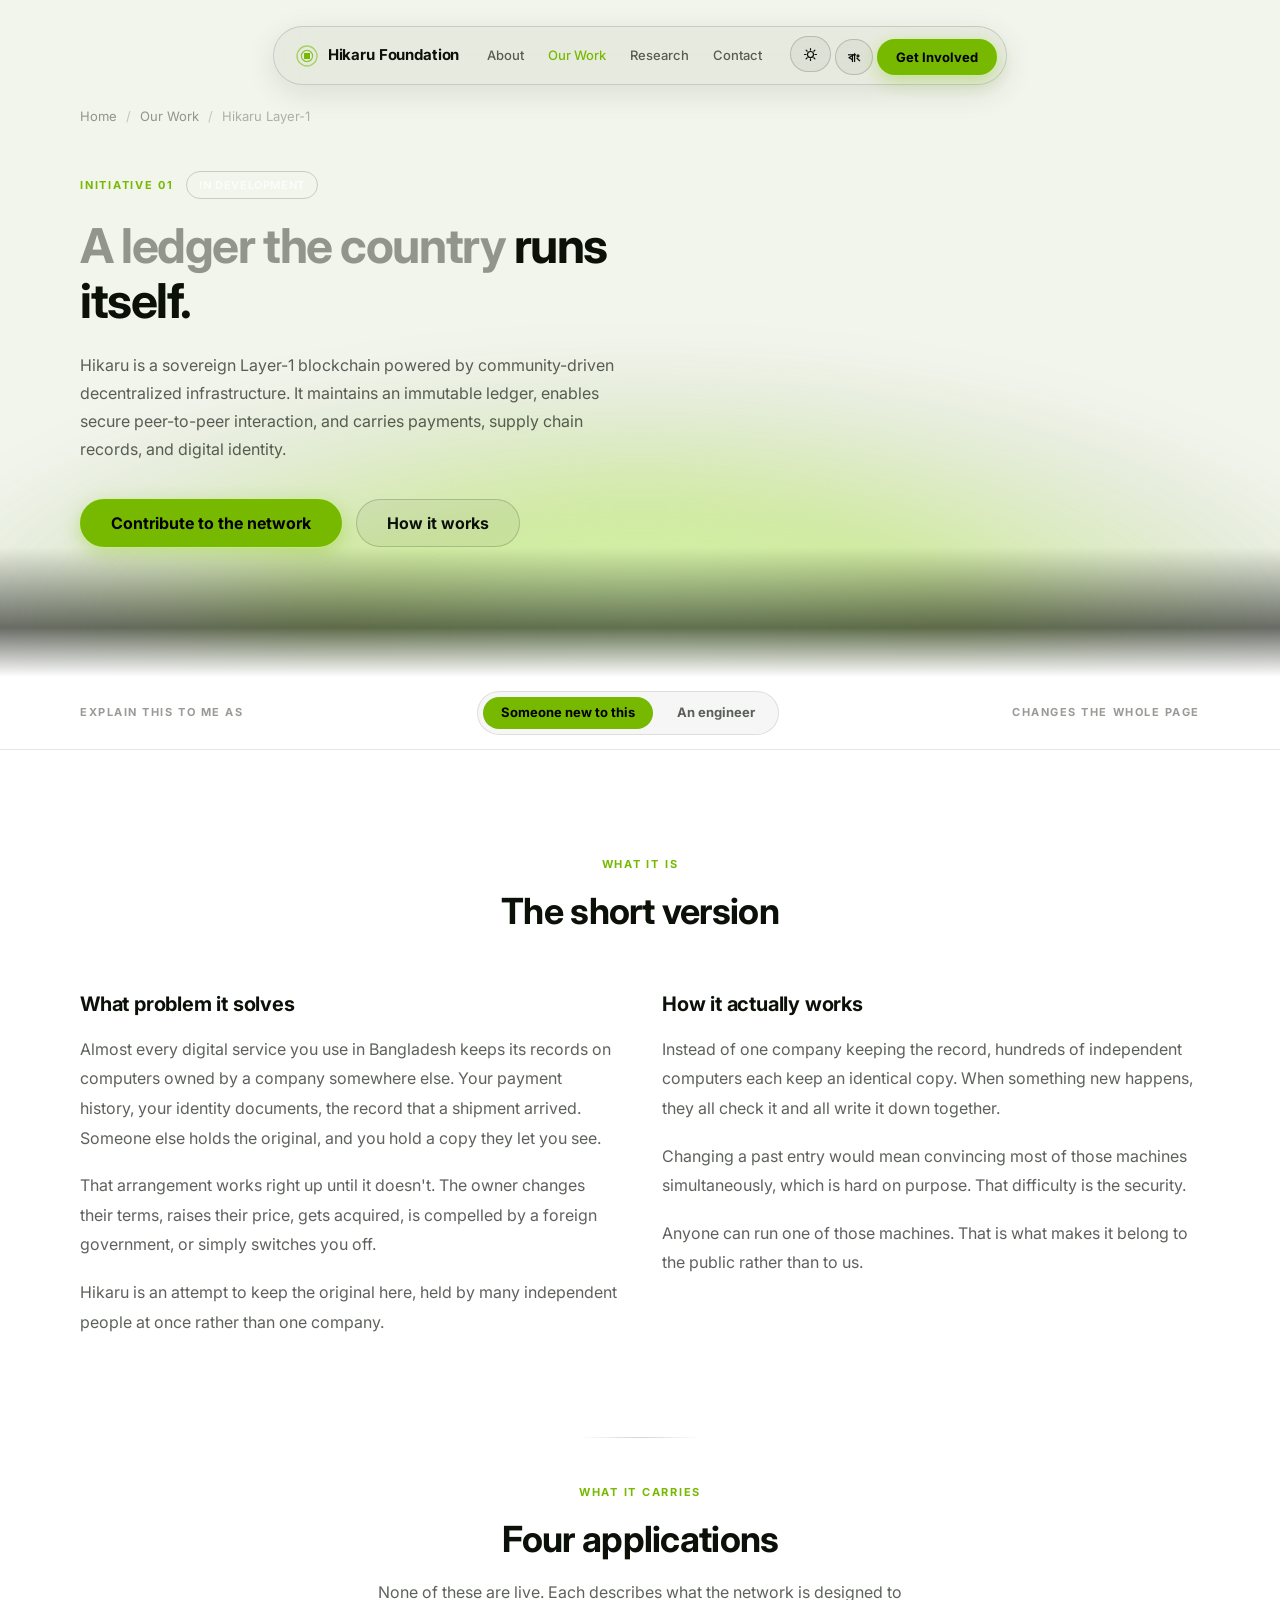
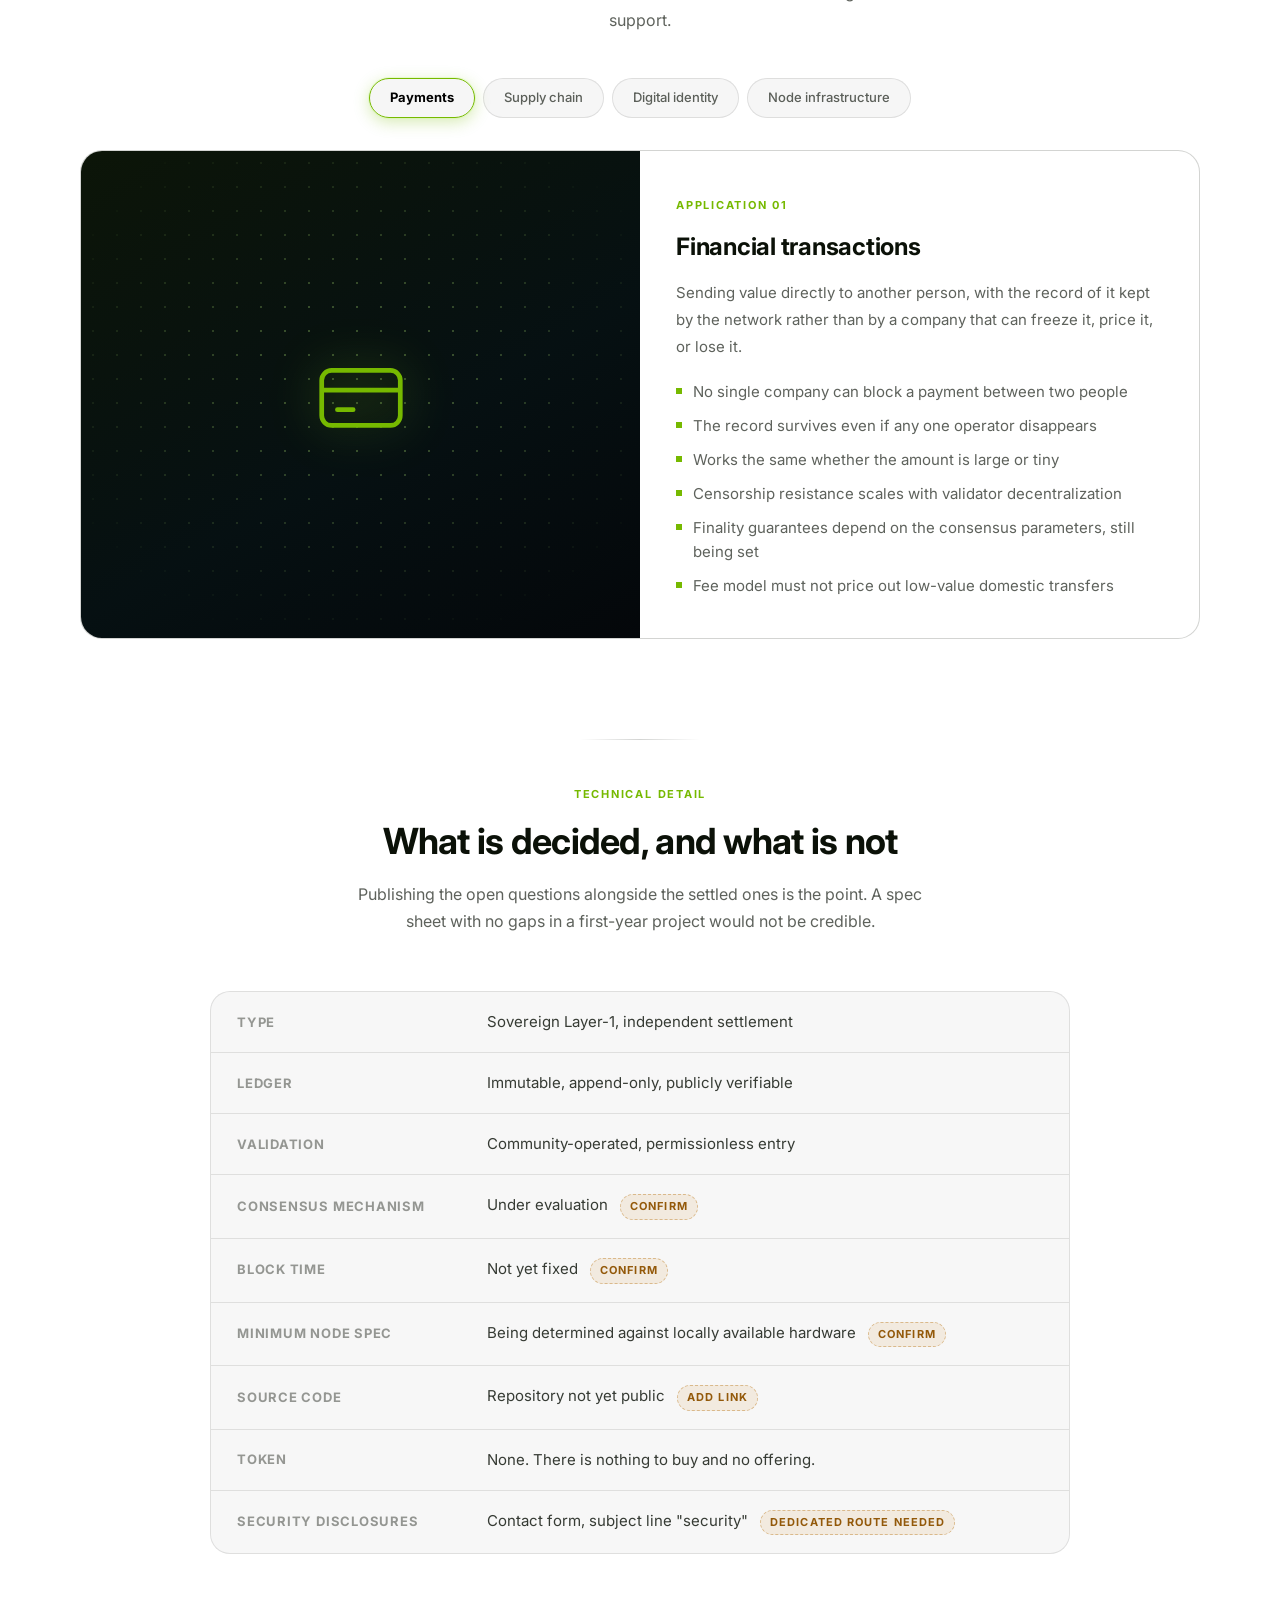
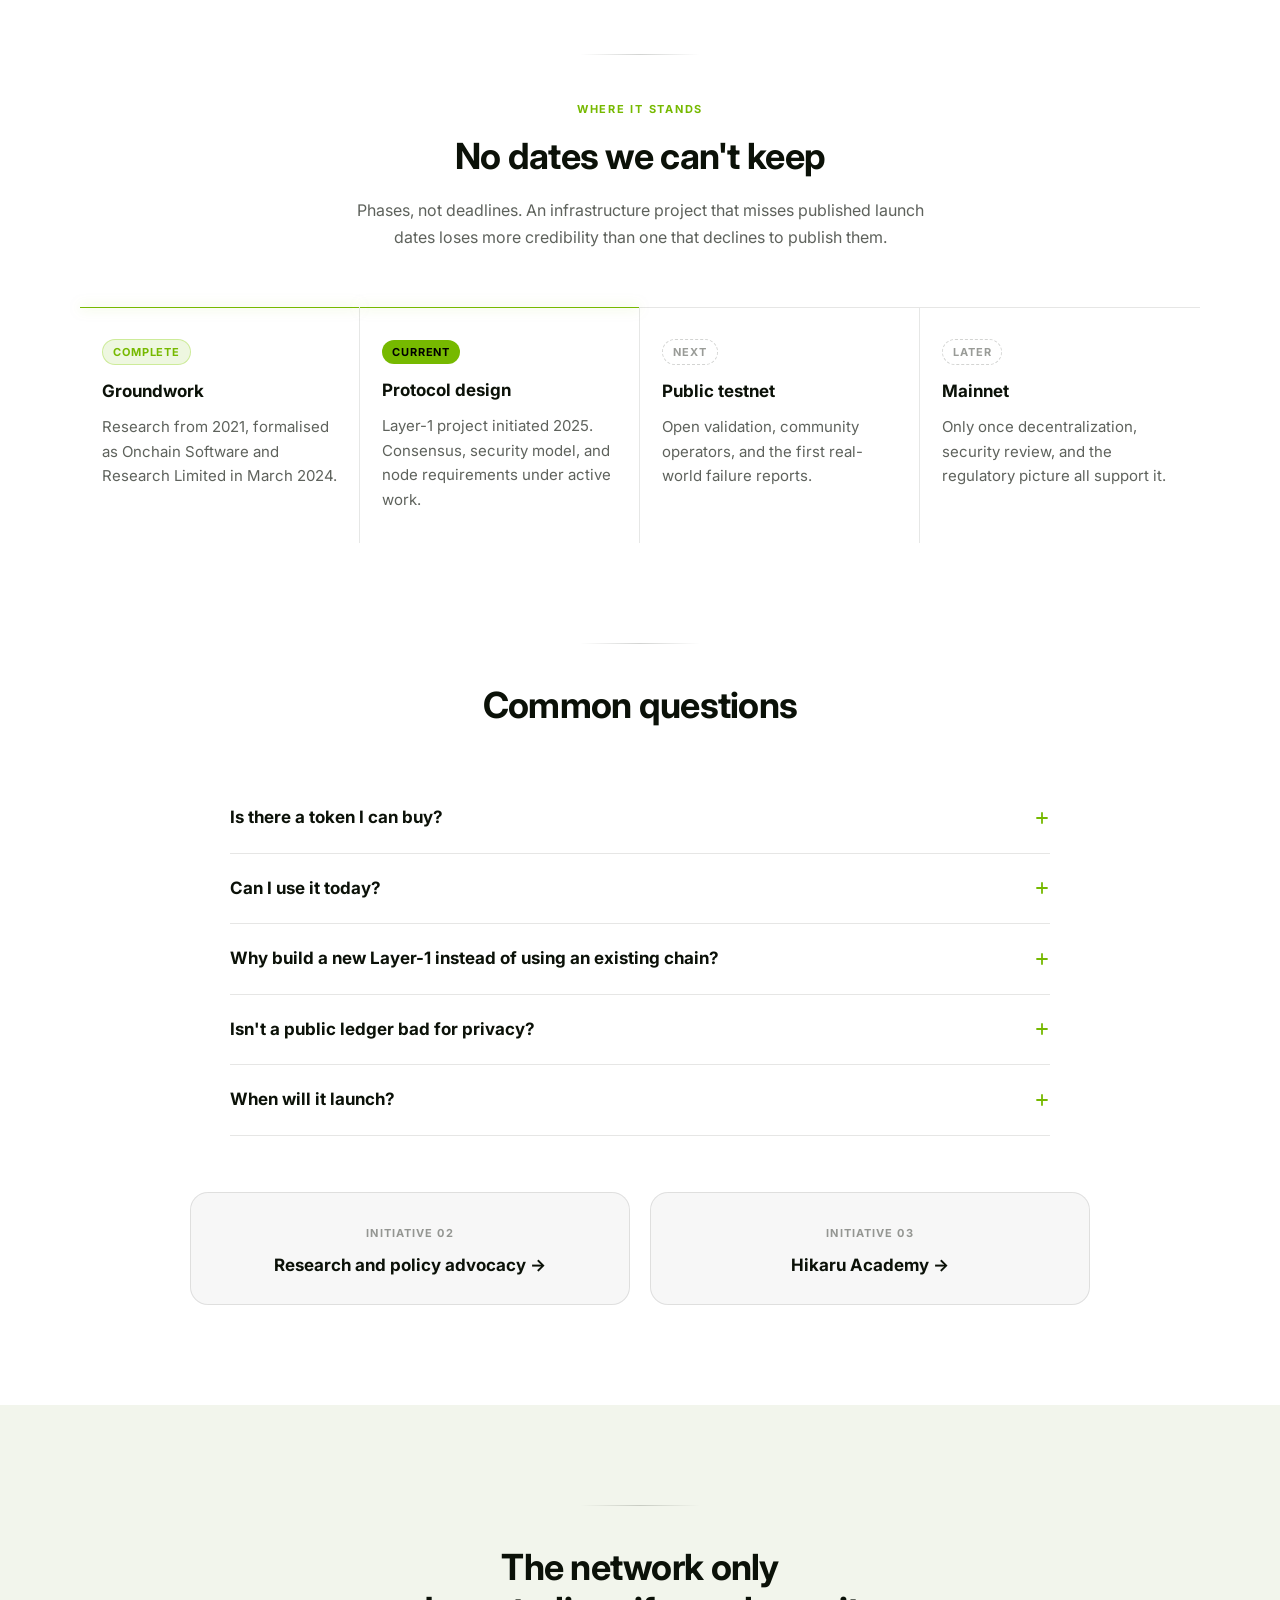
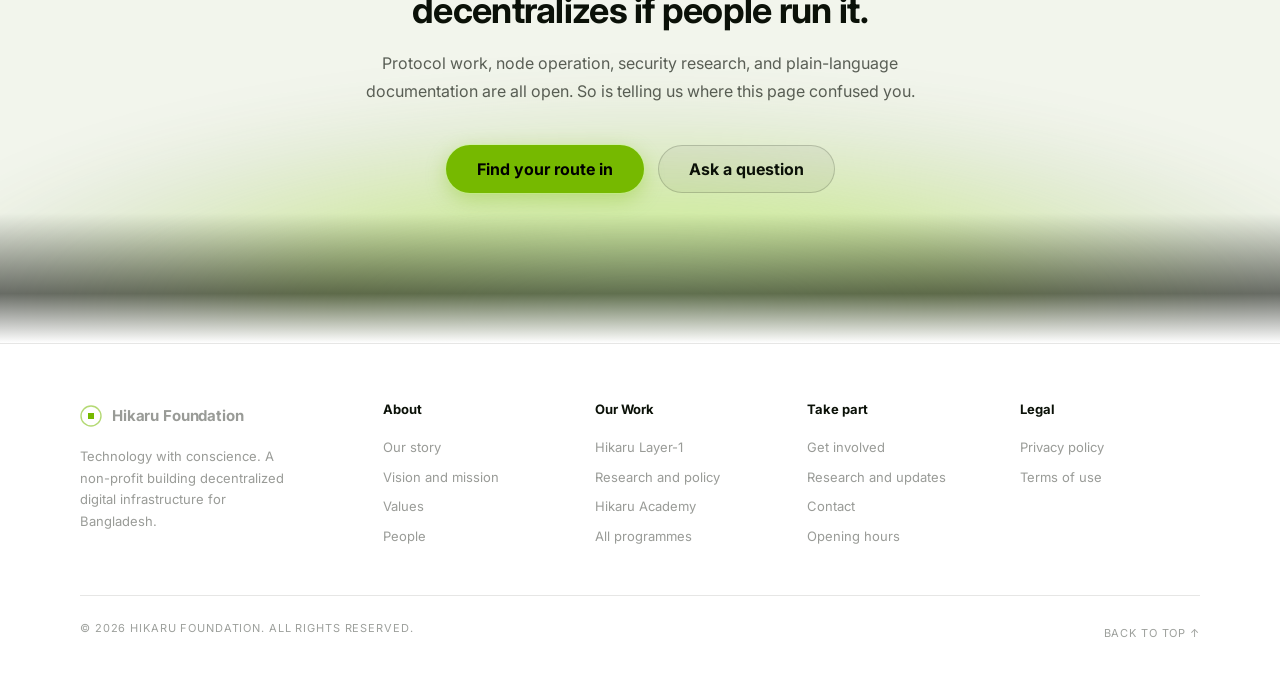
<file: network.html>
<!DOCTYPE html>
<html lang="en">
<head>
<meta charset="utf-8">
<meta name="viewport" content="width=device-width, initial-scale=1">
<title>Hikaru Layer-1 — Hikaru Foundation</title>
<script>(function(){try{var t=localStorage.getItem('hikaru-theme');if(!t)t=window.matchMedia('(prefers-color-scheme: light)').matches?'light':'dark';document.documentElement.setAttribute('data-theme',t);}catch(e){}})();</script>
<link rel="preconnect" href="https://fonts.googleapis.com">
<link rel="preconnect" href="https://fonts.gstatic.com" crossorigin>
<link href="https://fonts.googleapis.com/css2?family=Inter:wght@400;500;700&display=swap" rel="stylesheet">
<link rel="stylesheet" href="assets/theme.css">
<style>
:root{
  --primary:#76b900; --primary-lift:#8fd414; --on-primary:#000;
  --ink:#04070a; --ink-deep:#010203;
  --on-dark:#fff; --on-dark-mute:rgba(255,255,255,.62); --on-dark-faint:rgba(255,255,255,.34);
  --hairline:rgba(255,255,255,.10); --hairline-lit:rgba(255,255,255,.20);
  --panel:rgba(255,255,255,.035);
  --amber:rgba(255,190,80,.95); --amber-line:rgba(255,180,60,.45); --amber-bg:rgba(255,170,40,.09);
  --t-hero:48px; --t-display:36px; --t-h-xl:24px; --t-h-md:20px;
  --t-card:17px; --t-body:16px; --t-sm:15px; --t-cap:13px; --t-xs:11px;
  --sp-section:100px;
}
*{margin:0;padding:0;box-sizing:border-box}
html{scroll-behavior:smooth}
body{font-family:Inter,Arial,sans-serif;background:var(--ink-deep);color:var(--on-dark);
  -webkit-font-smoothing:antialiased;line-height:1.5;overflow-x:hidden}
@media (prefers-reduced-motion:reduce){html{scroll-behavior:auto}}
.shell{max-width:1200px;margin:0 auto;padding:0 40px}
.center{text-align:center}
.sr{position:absolute;width:1px;height:1px;overflow:hidden;clip:rect(0 0 0 0)}

.stage{position:relative;background:var(--ink);overflow:hidden;isolation:isolate}
.stage::before{content:"";position:absolute;left:50%;bottom:-46%;transform:translateX(-50%);
  width:150%;height:105%;pointer-events:none;z-index:0;
  background:radial-gradient(closest-side, rgba(196,255,130,.92), rgba(143,212,20,.60) 34%,
    rgba(118,185,0,.28) 52%, rgba(60,110,10,.11) 68%, transparent 80%);
  filter:blur(28px);animation:breathe 11s ease-in-out infinite alternate}
.stage::after{content:"";position:absolute;left:0;right:0;bottom:0;height:130px;z-index:1;
  background:linear-gradient(to bottom, transparent, rgba(1,2,3,.55) 62%, var(--ink-deep));pointer-events:none}
@keyframes breathe{from{transform:translateX(-50%) scale(1);opacity:.92}to{transform:translateX(-50%) scale(1.07);opacity:1}}
@media (prefers-reduced-motion:reduce){.stage::before{animation:none}}
.stage > *{position:relative;z-index:2}

.nav-wrap{padding:26px 0 0}
.nav{margin:0 auto;width:max-content;display:flex;align-items:center;gap:28px;
  padding:9px 9px 9px 22px;border-radius:999px;background:rgba(255,255,255,.05);
  border:1px solid var(--hairline-lit);backdrop-filter:blur(20px) saturate(140%);
  box-shadow:0 8px 30px rgba(0,0,0,.45)}
.brand{display:flex;align-items:center;gap:10px;color:inherit;text-decoration:none}
.brand svg{flex:none}
.brand b{font-size:var(--t-sm);font-weight:700;letter-spacing:-.01em}
.nav-links{display:flex;gap:24px}
.nav-links a{color:var(--on-dark-mute);text-decoration:none;font-size:var(--t-cap);font-weight:500}
.nav-links a:hover{color:var(--on-dark)}
.nav-links a[aria-current]{color:var(--primary)}

.pill{display:inline-flex;align-items:center;justify-content:center;gap:8px;height:36px;padding:0 18px;
  border-radius:999px;border:1px solid transparent;font:inherit;font-size:var(--t-cap);font-weight:700;
  text-decoration:none;cursor:pointer;transition:.18s}
.pill-solid{background:var(--primary);color:var(--on-primary);box-shadow:0 0 0 1px rgba(196,255,130,.35), 0 6px 20px rgba(118,185,0,.35)}
.pill-solid:hover{background:var(--primary-lift);transform:translateY(-1px)}
.pill-ghost{background:rgba(255,255,255,.06);color:var(--on-dark);border-color:var(--hairline-lit)}
.pill-ghost:hover{border-color:rgba(255,255,255,.4);transform:translateY(-1px)}
.pill-lg{height:48px;padding:0 30px;font-size:var(--t-body)}
:focus-visible{outline:2px solid var(--primary);outline-offset:3px}

.eyebrow{font-size:var(--t-xs);font-weight:700;letter-spacing:.16em;text-transform:uppercase;color:var(--primary)}
h2{font-size:var(--t-display);font-weight:700;line-height:1.2;letter-spacing:-.02em}
.lede{margin:18px auto 0;max-width:58ch;color:var(--on-dark-mute);font-size:var(--t-body);line-height:1.7}
section{padding:var(--sp-section) 0}
.rule{width:120px;height:1px;margin:0 auto 40px;background:linear-gradient(90deg,transparent,var(--hairline-lit),transparent)}
.needs{display:inline-block;font-size:var(--t-xs);font-weight:700;letter-spacing:.1em;text-transform:uppercase;
  padding:3px 9px;border-radius:999px;color:var(--amber);background:var(--amber-bg);border:1px dashed var(--amber-line)}

/* breadcrumb */
.crumb{padding:22px 0 0;display:flex;gap:9px;align-items:center;font-size:var(--t-cap);color:var(--on-dark-faint)}
.crumb a{color:var(--on-dark-faint);text-decoration:none}
.crumb a:hover{color:var(--primary)}
.crumb span{opacity:.5}

/* header */
.head{padding:44px 0 130px}
.head .row{display:flex;align-items:center;gap:12px;flex-wrap:wrap;margin-bottom:20px}
.status{font-size:var(--t-xs);font-weight:700;letter-spacing:.06em;text-transform:uppercase;
  padding:5px 12px;border-radius:999px;color:rgba(255,255,255,.75);border:1px solid var(--hairline-lit)}
.head h1{font-size:var(--t-hero);font-weight:700;line-height:1.14;letter-spacing:-.03em;max-width:17ch;color:var(--on-dark-faint)}
.head h1 em{font-style:normal;color:var(--on-dark)}
.head .sub{margin-top:22px;max-width:56ch;color:var(--on-dark-mute);font-size:var(--t-body);line-height:1.75}
.head .acts{display:flex;gap:14px;margin-top:36px;flex-wrap:wrap}

/* ==================== LANGUAGE TOGGLE ==================== */
.regbar{
  position:sticky;top:0;z-index:40;padding:14px 0;
  background:rgba(1,2,3,.84);backdrop-filter:blur(18px) saturate(140%);
  border-bottom:1px solid var(--hairline);
}
.regrow{display:flex;align-items:center;justify-content:space-between;gap:16px;flex-wrap:wrap}
.regrow .lbl{font-size:var(--t-xs);font-weight:700;letter-spacing:.14em;text-transform:uppercase;color:var(--on-dark-faint)}
.toggle{display:flex;gap:6px;padding:5px;border-radius:999px;background:rgba(255,255,255,.04);border:1px solid var(--hairline)}
.toggle button{height:32px;padding:0 18px;border-radius:999px;cursor:pointer;border:0;background:transparent;
  color:var(--on-dark-mute);font:inherit;font-size:var(--t-cap);font-weight:700;transition:.18s}
.toggle button[aria-pressed="true"]{background:var(--primary);color:var(--on-primary)}

.plain,.tech{display:none}
body.reg-plain .plain{display:block}
body.reg-tech .tech{display:block}
li.plain,li.tech{display:none}
body.reg-plain li.plain{display:flex}
body.reg-tech li.tech{display:flex}

/* ==================== EXPLAINER ==================== */
.explain{display:grid;grid-template-columns:1fr 1fr;gap:44px;align-items:start;margin-top:56px}
.explain h3{font-size:var(--t-h-md);font-weight:700;margin-bottom:16px;letter-spacing:-.01em}
.explain p{color:var(--on-dark-mute);font-size:var(--t-body);line-height:1.85;margin-bottom:18px}
.explain p:last-child{margin-bottom:0}
.explain code{font-family:ui-monospace,Menlo,Consolas,monospace;font-size:.9em;
  padding:2px 6px;border-radius:5px;background:rgba(118,185,0,.10);color:var(--primary-lift)}

/* ==================== USE CASE TABS ==================== */
.tabs{display:flex;gap:8px;flex-wrap:wrap;justify-content:center;margin:44px 0 32px}
.tab{height:40px;padding:0 20px;border-radius:999px;cursor:pointer;
  background:rgba(255,255,255,.04);border:1px solid var(--hairline);color:var(--on-dark-mute);
  font:inherit;font-size:var(--t-cap);font-weight:500;transition:.18s}
.tab:hover{border-color:var(--hairline-lit);color:var(--on-dark)}
.tab[aria-selected="true"]{background:var(--primary);border-color:var(--primary);color:var(--on-primary);font-weight:700;
  box-shadow:0 0 0 1px rgba(196,255,130,.3), 0 4px 16px rgba(118,185,0,.3)}

.panel{display:none}
.panel.on{display:grid;grid-template-columns:1fr 1fr;gap:0;overflow:hidden;
  border-radius:22px;border:1px solid var(--hairline-lit);background:rgba(255,255,255,.04);
  backdrop-filter:blur(16px);text-align:left;animation:fade .35s ease}
@keyframes fade{from{opacity:0;transform:translateY(10px)}to{opacity:1;transform:none}}
@media (prefers-reduced-motion:reduce){.panel.on{animation:none}}
.panel .art{position:relative;min-height:340px;display:grid;place-items:center;
  background:linear-gradient(150deg,#0c1508,#061012 58%,#04070a)}
.panel .art::after{content:"";position:absolute;inset:0;
  background-image:radial-gradient(rgba(196,255,130,.26) 1px, transparent 1px);background-size:24px 24px;
  mask-image:radial-gradient(80% 76% at 50% 46%, #000 22%, transparent 76%)}
.panel .art svg{position:relative;z-index:2;color:var(--primary);filter:drop-shadow(0 0 24px rgba(143,212,20,.45))}
.panel .txt{padding:40px 36px}
.panel .txt h3{font-size:var(--t-h-xl);font-weight:700;margin:14px 0 14px;letter-spacing:-.01em}
.panel .txt p{color:var(--on-dark-mute);font-size:var(--t-sm);line-height:1.8;margin-bottom:20px}
.panel .txt ul{list-style:none;display:flex;flex-direction:column;gap:10px}
.panel .txt li{display:flex;gap:11px;font-size:var(--t-sm);color:var(--on-dark-mute);line-height:1.6}
.panel .txt li::before{content:"";flex:none;width:6px;height:6px;margin-top:8px;background:var(--primary)}

/* ==================== SPEC TABLE ==================== */
.spec{max-width:860px;margin:56px auto 0;border-radius:20px;overflow:hidden;
  border:1px solid var(--hairline);background:var(--panel)}
.srow{display:grid;grid-template-columns:230px 1fr;gap:20px;padding:18px 26px;
  border-bottom:1px solid var(--hairline);text-align:left;align-items:center}
.srow:last-child{border-bottom:0}
.srow .k{font-size:var(--t-cap);font-weight:700;letter-spacing:.06em;text-transform:uppercase;color:var(--on-dark-faint)}
.srow .v{font-size:var(--t-sm);color:rgba(255,255,255,.88);line-height:1.6}
.srow .v.tbd{color:var(--on-dark-faint)}

/* ==================== ROADMAP ==================== */
.phases{display:grid;grid-template-columns:repeat(4,1fr);gap:0;margin-top:56px;border-top:1px solid var(--hairline)}
.ph{padding:30px 22px;border-right:1px solid var(--hairline);text-align:left;position:relative}
.ph:last-child{border-right:0}
.ph::before{content:"";position:absolute;top:-1px;left:0;width:100%;height:1px;background:transparent}
.ph.done::before,.ph.now::before{background:var(--primary);box-shadow:0 0 12px rgba(143,212,20,.6)}
.ph .badge{font-size:var(--t-xs);font-weight:700;letter-spacing:.08em;text-transform:uppercase;
  padding:4px 10px;border-radius:999px;display:inline-block;margin-bottom:14px}
.ph.done .badge{color:var(--primary);background:rgba(118,185,0,.12);border:1px solid rgba(143,212,20,.35)}
.ph.now .badge{color:var(--on-primary);background:var(--primary)}
.ph.next .badge{color:var(--on-dark-faint);border:1px dashed var(--hairline-lit)}
.ph h3{font-size:var(--t-card);font-weight:700;margin-bottom:10px}
.ph p{font-size:var(--t-sm);color:var(--on-dark-mute);line-height:1.65}

/* ==================== FAQ ==================== */
.faq{max-width:820px;margin:56px auto 0;text-align:left}
.qa{border-bottom:1px solid var(--hairline)}
.qa button{width:100%;display:flex;align-items:center;justify-content:space-between;gap:20px;
  padding:22px 0;background:transparent;border:0;cursor:pointer;font:inherit;text-align:left;
  font-size:var(--t-card);font-weight:700;color:var(--on-dark)}
.qa button:hover{color:var(--primary)}
.qa button svg{flex:none;color:var(--primary);transition:transform .25s}
.qa.open button svg{transform:rotate(45deg)}
.qa .a{max-height:0;overflow:hidden;transition:max-height .3s ease}
.qa.open .a{max-height:360px}
.qa .a p{padding:0 0 22px;font-size:var(--t-sm);color:var(--on-dark-mute);line-height:1.8;max-width:66ch}
@media (prefers-reduced-motion:reduce){.qa .a{transition:none}}

/* sibling nav */
.sibs{display:grid;grid-template-columns:1fr 1fr;gap:20px;max-width:900px;margin:56px auto 0}
.sib{display:block;padding:26px;border-radius:18px;text-decoration:none;color:inherit;
  background:var(--panel);border:1px solid var(--hairline);transition:.22s}
.sib:hover{border-color:rgba(143,212,20,.4);transform:translateY(-3px)}
.sib span{font-size:var(--t-xs);font-weight:700;letter-spacing:.1em;text-transform:uppercase;color:var(--on-dark-faint)}
.sib b{display:block;font-size:var(--t-card);font-weight:700;margin-top:10px}
.sib:hover b{color:var(--primary-lift)}

.foot{background:var(--ink-deep);border-top:1px solid var(--hairline);padding:56px 0 40px}
.foot-grid{display:grid;grid-template-columns:1.5fr repeat(4,1fr);gap:32px}
.foot-brand p{margin-top:14px;font-size:var(--t-cap);color:var(--on-dark-faint);max-width:28ch;line-height:1.65}
.foot h4{font-size:var(--t-cap);font-weight:700;margin-bottom:14px}
.foot a{display:block;padding:5px 0;font-size:var(--t-cap);color:var(--on-dark-faint);text-decoration:none}
.foot a:hover{color:var(--primary)}
.foot .brand{display:flex}
.foot-bottom{display:flex;justify-content:space-between;gap:20px;flex-wrap:wrap;margin-top:44px;padding-top:24px;border-top:1px solid var(--hairline)}
.foot-bottom span,.foot-bottom a{font-size:var(--t-xs);letter-spacing:.08em;text-transform:uppercase;color:rgba(255,255,255,.28)}

.rv{opacity:0;transform:translateY(20px)}
.rv.in{opacity:1;transform:none;transition:opacity .6s ease,transform .6s ease}
@media (prefers-reduced-motion:reduce){.rv{opacity:1;transform:none}}

@media (max-width:1000px){
  :root{--t-hero:30px;--t-display:26px;--sp-section:64px}
  .shell{padding:0 20px}
  .nav-links{display:none}
  .explain,.panel.on,.phases,.sibs,.srow,.foot-grid{grid-template-columns:1fr}
  .phases{gap:0}
  .ph{border-right:0;border-bottom:1px solid var(--hairline)}
  .srow{gap:6px;padding:16px 20px}
  .regrow .lbl{display:none}
}
</style>
</head>
<body class="reg-plain" data-page="network">

<div class="stage">
  <div class="nav-wrap">
    <nav class="nav" aria-label="Primary">
      <a class="brand" href="index.html">
        <svg width="22" height="22" viewBox="0 0 22 22" fill="none" aria-hidden="true">
          <circle cx="11" cy="11" r="10" stroke="#76b900" stroke-width="1.4" opacity=".55"/>
          <circle cx="11" cy="11" r="5.6" stroke="#76b900" stroke-width="1.2" opacity=".8"/>
          <rect x="8" y="8" width="6" height="6" fill="#76b900"/>
        </svg>
        <b data-i18n="brand_name">Hikaru Foundation</b>
      </a>
      <div class="nav-links">
        <a href="about.html" data-i18n="nav_about">About</a>
        <a href="work.html" aria-current="page" data-i18n="nav_work">Our Work</a>
        <a href="news.html" data-i18n="nav_research">Research</a>
        <a href="contact.html" data-i18n="nav_contact">Contact</a>
      </div>
      <div class="nav-cta">
        <button class="icon-btn js-theme-toggle" type="button" aria-pressed="false" aria-label="Switch to light mode">
          <svg class="i-dark" width="15" height="15" viewBox="0 0 16 16" fill="none" aria-hidden="true"><path d="M13.8 9.6A6.3 6.3 0 016.4 2.2a6.3 6.3 0 108.9 8.9c-.5.3-1 .5-1.5.5z" stroke="currentColor" stroke-width="1.3" stroke-linejoin="round"/></svg>
          <svg class="i-light" width="15" height="15" viewBox="0 0 16 16" fill="none" aria-hidden="true"><circle cx="8" cy="8" r="3.2" stroke="currentColor" stroke-width="1.3"/><path d="M8 1.6v1.7M8 12.7v1.7M14.4 8h-1.7M3.3 8H1.6M12.7 3.3l-1.2 1.2M4.5 11.5l-1.2 1.2M12.7 12.7l-1.2-1.2M4.5 4.5L3.3 3.3" stroke="currentColor" stroke-width="1.3" stroke-linecap="round"/></svg>
        </button>
        <button class="icon-btn lang-btn js-lang-toggle" type="button" aria-label="Switch to Bangla">বাং</button>
        <a class="pill pill-solid" href="involved.html" data-i18n="nav_getinvolved">Get Involved</a>
      </div>
    </nav>
  </div>

  <div class="shell">
    <nav class="crumb" aria-label="Breadcrumb">
      <a href="index.html" data-i18n="net_crumb_home">Home</a><span>/</span>
      <a href="work.html" data-i18n="net_crumb_work">Our Work</a><span>/</span>
      <span style="color:rgba(255,255,255,.7)" data-i18n="net_crumb_current">Hikaru Layer-1</span>
    </nav>
  </div>

  <header class="head" id="top">
    <div class="shell">
      <div class="row">
        <span class="eyebrow" data-i18n="net_initiative">Initiative 01</span>
        <span class="status" data-i18n="net_status">In development</span>
      </div>
      <h1><span data-i18n="net_h1_lead">A ledger the country</span> <em data-i18n="net_h1_em">runs itself.</em></h1>
      <p class="sub" data-i18n="net_sub">Hikaru is a sovereign Layer-1 blockchain powered by community-driven decentralized infrastructure. It maintains an immutable ledger, enables secure peer-to-peer interaction, and carries payments, supply chain records, and digital identity.</p>
      <div class="acts">
        <a class="pill pill-solid pill-lg" href="involved.html" data-i18n="net_act1">Contribute to the network</a>
        <a class="pill pill-ghost pill-lg" href="#how" data-i18n="net_act2">How it works</a>
      </div>
    </div>
  </header>
</div>

<!-- ==================== LANGUAGE TOGGLE ==================== -->
<div class="regbar" id="regbar">
  <div class="shell">
    <div class="regrow">
      <span class="lbl" data-i18n="net_reg_lbl1">Explain this to me as</span>
      <div class="toggle" role="group" aria-label="Choose explanation level">
        <button type="button" data-reg="plain" aria-pressed="true" data-i18n="net_reg_plain">Someone new to this</button>
        <button type="button" data-reg="tech" aria-pressed="false" data-i18n="net_reg_tech">An engineer</button>
      </div>
      <span class="lbl" style="text-align:right" data-i18n="net_reg_lbl2">Changes the whole page</span>
    </div>
  </div>
</div>

<main>

<!-- ==================== EXPLAINER ==================== -->
<section id="how">
  <div class="shell">
    <div class="center rv">
      <span class="eyebrow" data-i18n="net_how_eyebrow">What it is</span>
      <h2 style="margin-top:16px" data-i18n="net_how_h2">The short version</h2>
    </div>

    <div class="explain rv">
      <div>
        <div class="plain">
          <h3 data-i18n="net_p1_plain_h3">What problem it solves</h3>
          <p data-i18n="net_p1_plain_p1">Almost every digital service you use in Bangladesh keeps its records on computers owned by a company somewhere else. Your payment history, your identity documents, the record that a shipment arrived. Someone else holds the original, and you hold a copy they let you see.</p>
          <p data-i18n="net_p1_plain_p2">That arrangement works right up until it doesn't. The owner changes their terms, raises their price, gets acquired, is compelled by a foreign government, or simply switches you off.</p>
          <p data-i18n="net_p1_plain_p3">Hikaru is an attempt to keep the original here, held by many independent people at once rather than one company.</p>
        </div>
        <div class="tech">
          <h3 data-i18n="net_p1_tech_h3">What problem it solves</h3>
          <p data-i18n="net_p1_tech_p1">Critical national record-keeping currently depends on custodial infrastructure operated under foreign jurisdiction. That creates a single point of both control and failure, with no domestic recourse when terms, pricing, or legal compulsion change upstream.</p>
          <p data-i18n="net_p1_tech_p2">A Layer-1 with domestically distributed validation moves the authoritative record inside the jurisdiction and removes the single custodian, at the cost of the usual consistency and throughput trade-offs.</p>
          <p data-i18n="net_p1_tech_p3">The design target is sovereignty and censorship resistance first, throughput second. <code>L1</code> rather than a rollup because settlement assurance cannot be inherited from a chain outside the jurisdiction.</p>
        </div>
      </div>

      <div>
        <div class="plain">
          <h3 data-i18n="net_p2_plain_h3">How it actually works</h3>
          <p data-i18n="net_p2_plain_p1">Instead of one company keeping the record, hundreds of independent computers each keep an identical copy. When something new happens, they all check it and all write it down together.</p>
          <p data-i18n="net_p2_plain_p2">Changing a past entry would mean convincing most of those machines simultaneously, which is hard on purpose. That difficulty is the security.</p>
          <p data-i18n="net_p2_plain_p3">Anyone can run one of those machines. That is what makes it belong to the public rather than to us.</p>
        </div>
        <div class="tech">
          <h3 data-i18n="net_p2_tech_h3">How it actually works</h3>
          <p data-i18n="net_p2_tech_p1">Independent validators maintain replicated state and reach agreement on ordering through consensus. Blocks commit once a supermajority signs, and history is protected by the cost of rewriting it.</p>
          <p data-i18n="net_p2_tech_p2">Rewriting committed history requires controlling a supermajority of stake or validators, so the security budget is a function of how widely and independently validation is distributed, not of any cryptographic claim on its own.</p>
          <p data-i18n="net_p2_tech_p3">Validator entry is permissionless by design. Concentration of validation is the primary threat to the sovereignty property this network exists to provide.</p>
        </div>
      </div>
    </div>
  </div>
</section>

<!-- ==================== USE CASES ==================== -->
<section id="uses" style="padding-top:0">
  <div class="shell center">
    <div class="rule"></div>
    <div class="rv">
      <span class="eyebrow" data-i18n="net_uses_eyebrow">What it carries</span>
      <h2 style="margin-top:16px" data-i18n="net_uses_h2">Four applications</h2>
      <p class="lede" data-i18n="net_uses_lede">None of these are live. Each describes what the network is designed to support.</p>
    </div>

    <div class="tabs" role="tablist" aria-label="Applications">
      <button class="tab" role="tab" aria-selected="true" data-p="pay" type="button" data-i18n="net_tab_pay">Payments</button>
      <button class="tab" role="tab" aria-selected="false" data-p="chain" type="button" data-i18n="net_tab_chain">Supply chain</button>
      <button class="tab" role="tab" aria-selected="false" data-p="id" type="button" data-i18n="net_tab_id">Digital identity</button>
      <button class="tab" role="tab" aria-selected="false" data-p="node" type="button" data-i18n="net_tab_node">Node infrastructure</button>
    </div>

    <div class="panel on" data-p="pay" role="tabpanel">
      <div class="art">
        <svg width="110" height="110" viewBox="0 0 28 28" fill="none" aria-hidden="true"><rect x="4" y="8" width="20" height="14" rx="2.5" stroke="currentColor" stroke-width="1.2"/><path d="M4 13h20" stroke="currentColor" stroke-width="1.2"/><path d="M8 18h4" stroke="currentColor" stroke-width="1.2" stroke-linecap="round"/></svg>
      </div>
      <div class="txt">
        <span class="eyebrow" data-i18n="net_app1_eyebrow">Application 01</span>
        <h3 data-i18n="net_app1_h3">Financial transactions</h3>
        <p class="plain" data-i18n="net_app1_plain_p">Sending value directly to another person, with the record of it kept by the network rather than by a company that can freeze it, price it, or lose it.</p>
        <p class="tech" data-i18n="net_app1_tech_p">Peer-to-peer value transfer with settlement finality on the native ledger. No custodial intermediary in the settlement path and no dependency on correspondent infrastructure outside the jurisdiction.</p>
        <ul>
          <li class="plain" data-i18n="net_app1_li1_p">No single company can block a payment between two people</li>
          <li class="plain" data-i18n="net_app1_li2_p">The record survives even if any one operator disappears</li>
          <li class="plain" data-i18n="net_app1_li3_p">Works the same whether the amount is large or tiny</li>
          <li class="tech" data-i18n="net_app1_li1_t">Censorship resistance scales with validator decentralization</li>
          <li class="tech" data-i18n="net_app1_li2_t">Finality guarantees depend on the consensus parameters, still being set</li>
          <li class="tech" data-i18n="net_app1_li3_t">Fee model must not price out low-value domestic transfers</li>
        </ul>
      </div>
    </div>

    <div class="panel" data-p="chain" role="tabpanel">
      <div class="art">
        <svg width="110" height="110" viewBox="0 0 28 28" fill="none" aria-hidden="true"><rect x="3" y="10" width="9" height="8" rx="1.5" stroke="currentColor" stroke-width="1.2"/><rect x="16" y="10" width="9" height="8" rx="1.5" stroke="currentColor" stroke-width="1.2"/><path d="M12 14h4M7.5 10V6M20.5 18v4" stroke="currentColor" stroke-width="1.2" stroke-linecap="round"/></svg>
      </div>
      <div class="txt">
        <span class="eyebrow" data-i18n="net_app2_eyebrow">Application 02</span>
        <h3 data-i18n="net_app2_h3">Supply chain tracking</h3>
        <p class="plain" data-i18n="net_app2_plain_p">A record of where something came from and who handled it, written as it happens and impossible to quietly edit afterwards.</p>
        <p class="tech" data-i18n="net_app2_tech_p">Append-only custody attestations anchored on-chain. The ledger guarantees the record was not altered after commitment; it cannot guarantee the record was true when written.</p>
        <ul>
          <li class="plain" data-i18n="net_app2_li1_p">Provenance claims can be checked, not just trusted</li>
          <li class="plain" data-i18n="net_app2_li2_p">Exporters can prove chain of custody to buyers abroad</li>
          <li class="plain" data-i18n="net_app2_li3_p">Nobody can rewrite the history after a problem appears</li>
          <li class="tech" data-i18n="net_app2_li1_t">The oracle problem is unsolved here and always will be</li>
          <li class="tech" data-i18n="net_app2_li2_t">Integrity of input data remains an off-chain governance question</li>
          <li class="tech" data-i18n="net_app2_li3_t">Useful mainly where the dispute is about tampering, not accuracy</li>
        </ul>
      </div>
    </div>

    <div class="panel" data-p="id" role="tabpanel">
      <div class="art">
        <svg width="110" height="110" viewBox="0 0 28 28" fill="none" aria-hidden="true"><rect x="4" y="6" width="20" height="16" rx="2.5" stroke="currentColor" stroke-width="1.2"/><circle cx="11" cy="13" r="2.8" stroke="currentColor" stroke-width="1.2"/><path d="M6.5 19c1-2 3-3 4.5-3s3.5 1 4.5 3M18 11h4M18 15h4" stroke="currentColor" stroke-width="1.2" stroke-linecap="round"/></svg>
      </div>
      <div class="txt">
        <span class="eyebrow" data-i18n="net_app3_eyebrow">Application 03</span>
        <h3 data-i18n="net_app3_h3">Digital identity management</h3>
        <p class="plain" data-i18n="net_app3_plain_p">Credentials you hold and present yourself, instead of records held about you by organisations you never chose and cannot audit.</p>
        <p class="tech" data-i18n="net_app3_tech_p">Holder-controlled credentials with selective disclosure. Personal data stays off-chain by design; only proofs and revocation state touch the ledger.</p>
        <ul>
          <li class="plain" data-i18n="net_app3_li1_p">You show only the fact needed, not your whole file</li>
          <li class="plain" data-i18n="net_app3_li2_p">No central database of citizens to breach or sell</li>
          <li class="plain" data-i18n="net_app3_li3_p">Works offline where the network reaches unevenly</li>
          <li class="tech" data-i18n="net_app3_li1_t">Personal data on-chain would be irreversible and unlawful. Never do it.</li>
          <li class="tech" data-i18n="net_app3_li2_t">Revocation and key recovery are the hard problems, not issuance</li>
          <li class="tech" data-i18n="net_app3_li3_t">Highest-risk application on this list. Slowest to ship, correctly.</li>
        </ul>
      </div>
    </div>

    <div class="panel" data-p="node" role="tabpanel">
      <div class="art">
        <svg width="110" height="110" viewBox="0 0 28 28" fill="none" aria-hidden="true"><circle cx="14" cy="6" r="3" stroke="currentColor" stroke-width="1.2"/><circle cx="5" cy="21" r="3" stroke="currentColor" stroke-width="1.2"/><circle cx="23" cy="21" r="3" stroke="currentColor" stroke-width="1.2"/><path d="M12 8.5L7 18.5M16 8.5l5 10M8 21h12" stroke="currentColor" stroke-width="1.2"/></svg>
      </div>
      <div class="txt">
        <span class="eyebrow" data-i18n="net_app4_eyebrow">Application 04</span>
        <h3 data-i18n="net_app4_h3">Community node infrastructure</h3>
        <p class="plain" data-i18n="net_app4_plain_p">The network runs on machines contributed by the people who use it. This is not a feature of the system. It is the system.</p>
        <p class="tech" data-i18n="net_app4_tech_p">Permissionless validation with hardware requirements set deliberately low. Decentralization is the security property; every efficiency gain that concentrates validation erodes the thing being built.</p>
        <ul>
          <li class="plain" data-i18n="net_app4_li1_p">Anyone can run one, which is what keeps it public</li>
          <li class="plain" data-i18n="net_app4_li2_p">No single operator can be pressured into shutting it down</li>
          <li class="plain" data-i18n="net_app4_li3_p">Ownership is distributed by participation, not by decree</li>
          <li class="tech" data-i18n="net_app4_li1_t">Minimum spec must stay reachable on hardware available locally</li>
          <li class="tech" data-i18n="net_app4_li2_t">Geographic and operator diversity matter more than node count</li>
          <li class="tech" data-i18n="net_app4_li3_t">Concentration is the failure mode to monitor from day one</li>
        </ul>
      </div>
    </div>
  </div>
</section>

<!-- ==================== SPEC ==================== -->
<section id="spec" style="padding-top:0">
  <div class="shell center">
    <div class="rule"></div>
    <div class="rv">
      <span class="eyebrow" data-i18n="net_spec_eyebrow">Technical detail</span>
      <h2 style="margin-top:16px" data-i18n="net_spec_h2">What is decided, and what is not</h2>
      <p class="lede" data-i18n="net_spec_lede">Publishing the open questions alongside the settled ones is the point. A spec sheet with no gaps in a first-year project would not be credible.</p>
    </div>

    <div class="spec rv">
      <div class="srow"><span class="k" data-i18n="net_spec_k1">Type</span><span class="v" data-i18n="net_spec_v1">Sovereign Layer-1, independent settlement</span></div>
      <div class="srow"><span class="k" data-i18n="net_spec_k2">Ledger</span><span class="v" data-i18n="net_spec_v2">Immutable, append-only, publicly verifiable</span></div>
      <div class="srow"><span class="k" data-i18n="net_spec_k3">Validation</span><span class="v" data-i18n="net_spec_v3">Community-operated, permissionless entry</span></div>
      <div class="srow"><span class="k" data-i18n="net_spec_k4">Consensus mechanism</span><span class="v tbd"><span data-i18n="net_spec_v4">Under evaluation</span> <span class="needs" style="margin-left:8px" data-i18n="net_needs_confirm">Confirm</span></span></div>
      <div class="srow"><span class="k" data-i18n="net_spec_k5">Block time</span><span class="v tbd"><span data-i18n="net_spec_v5">Not yet fixed</span> <span class="needs" style="margin-left:8px" data-i18n="net_needs_confirm">Confirm</span></span></div>
      <div class="srow"><span class="k" data-i18n="net_spec_k6">Minimum node spec</span><span class="v tbd"><span data-i18n="net_spec_v6">Being determined against locally available hardware</span> <span class="needs" style="margin-left:8px" data-i18n="net_needs_confirm">Confirm</span></span></div>
      <div class="srow"><span class="k" data-i18n="net_spec_k7">Source code</span><span class="v tbd"><span data-i18n="net_spec_v7">Repository not yet public</span> <span class="needs" style="margin-left:8px" data-i18n="net_needs_addlink">Add link</span></span></div>
      <div class="srow"><span class="k" data-i18n="net_spec_k8">Token</span><span class="v" data-i18n="net_spec_v8">None. There is nothing to buy and no offering.</span></div>
      <div class="srow"><span class="k" data-i18n="net_spec_k9">Security disclosures</span><span class="v tbd"><span data-i18n="net_spec_v9">Contact form, subject line "security"</span> <span class="needs" style="margin-left:8px" data-i18n="net_needs_route">Dedicated route needed</span></span></div>
    </div>
  </div>
</section>

<!-- ==================== ROADMAP ==================== -->
<section id="roadmap" style="padding-top:0">
  <div class="shell center">
    <div class="rule"></div>
    <div class="rv">
      <span class="eyebrow" data-i18n="net_road_eyebrow">Where it stands</span>
      <h2 style="margin-top:16px" data-i18n="net_road_h2">No dates we can't keep</h2>
      <p class="lede" data-i18n="net_road_lede">Phases, not deadlines. An infrastructure project that misses published launch dates loses more credibility than one that declines to publish them.</p>
    </div>

    <div class="phases rv">
      <div class="ph done">
        <span class="badge" data-i18n="net_ph1_badge">Complete</span>
        <h3 data-i18n="net_ph1_h3">Groundwork</h3>
        <p data-i18n="net_ph1_p">Research from 2021, formalised as Onchain Software and Research Limited in March 2024.</p>
      </div>
      <div class="ph now">
        <span class="badge" data-i18n="net_ph2_badge">Current</span>
        <h3 data-i18n="net_ph2_h3">Protocol design</h3>
        <p data-i18n="net_ph2_p">Layer-1 project initiated 2025. Consensus, security model, and node requirements under active work.</p>
      </div>
      <div class="ph next">
        <span class="badge" data-i18n="net_ph3_badge">Next</span>
        <h3 data-i18n="net_ph3_h3">Public testnet</h3>
        <p data-i18n="net_ph3_p">Open validation, community operators, and the first real-world failure reports.</p>
      </div>
      <div class="ph next">
        <span class="badge" data-i18n="net_ph4_badge">Later</span>
        <h3 data-i18n="net_ph4_h3">Mainnet</h3>
        <p data-i18n="net_ph4_p">Only once decentralization, security review, and the regulatory picture all support it.</p>
      </div>
    </div>
  </div>
</section>

<!-- ==================== FAQ ==================== -->
<section id="faq" style="padding-top:0">
  <div class="shell center">
    <div class="rule"></div>
    <div class="rv"><h2 data-i18n="net_faq_h2">Common questions</h2></div>

    <div class="faq">
      <div class="qa">
        <button type="button"><span data-i18n="net_faq1_q">Is there a token I can buy?</span><svg width="16" height="16" viewBox="0 0 16 16" fill="none"><path d="M8 3v10M3 8h10" stroke="currentColor" stroke-width="1.8" stroke-linecap="round"/></svg></button>
        <div class="a"><p data-i18n="net_faq1_a">No. There is no token sale, no presale, and no investment offering of any kind. If anyone contacts you selling a Hikaru token, it is not us and you should tell us about it.</p></div>
      </div>
      <div class="qa">
        <button type="button"><span data-i18n="net_faq2_q">Can I use it today?</span><svg width="16" height="16" viewBox="0 0 16 16" fill="none"><path d="M8 3v10M3 8h10" stroke="currentColor" stroke-width="1.8" stroke-linecap="round"/></svg></button>
        <div class="a"><p data-i18n="net_faq2_a">No. The network is in protocol design. There is no public testnet yet, and the four applications above describe what it is built to support rather than what runs now.</p></div>
      </div>
      <div class="qa">
        <button type="button"><span data-i18n="net_faq3_q">Why build a new Layer-1 instead of using an existing chain?</span><svg width="16" height="16" viewBox="0 0 16 16" fill="none"><path d="M8 3v10M3 8h10" stroke="currentColor" stroke-width="1.8" stroke-linecap="round"/></svg></button>
        <div class="a"><p data-i18n="net_faq3_a">Because settlement assurance cannot be borrowed from infrastructure outside the jurisdiction without reintroducing the dependency the project exists to remove. Building on an existing chain would mean domestic records ultimately settling somewhere Bangladesh does not control, which is the original problem in a new shape.</p></div>
      </div>
      <div class="qa">
        <button type="button"><span data-i18n="net_faq4_q">Isn't a public ledger bad for privacy?</span><svg width="16" height="16" viewBox="0 0 16 16" fill="none"><path d="M8 3v10M3 8h10" stroke="currentColor" stroke-width="1.8" stroke-linecap="round"/></svg></button>
        <div class="a"><p data-i18n="net_faq4_a">It can be, and that risk is real. A ledger everyone can read is a surveillance tool unless privacy is designed in from the start. That is exactly why privacy research is a named initiative rather than an afterthought, and why no personal data is intended to touch the chain.</p></div>
      </div>
      <div class="qa">
        <button type="button"><span data-i18n="net_faq5_q">When will it launch?</span><svg width="16" height="16" viewBox="0 0 16 16" fill="none"><path d="M8 3v10M3 8h10" stroke="currentColor" stroke-width="1.8" stroke-linecap="round"/></svg></button>
        <div class="a"><p data-i18n="net_faq5_a">We are not publishing a date. Mainnet depends on decentralization being real, security review being complete, and the regulatory picture supporting it. Any date announced before those resolve would be a guess dressed as a commitment.</p></div>
      </div>
    </div>

    <div class="sibs rv">
      <a class="sib" href="work.html#research"><span data-i18n="net_sib1_span">Initiative 02</span><b data-i18n="net_sib1_b">Research and policy advocacy →</b></a>
      <a class="sib" href="work.html#academy"><span data-i18n="net_sib2_span">Initiative 03</span><b data-i18n="net_sib2_b">Hikaru Academy →</b></a>
    </div>
  </div>
</section>

</main>

<div class="stage">
  <section style="padding:100px 0 150px;text-align:center">
    <div class="shell">
      <div class="rule"></div>
      <div class="rv">
        <h2 style="margin:0 auto;max-width:20ch" data-i18n="net_close_h2">The network only decentralizes if people run it.</h2>
        <p class="lede" data-i18n="net_close_lede">Protocol work, node operation, security research, and plain-language documentation are all open. So is telling us where this page confused you.</p>
        <div style="margin-top:40px;display:flex;gap:14px;justify-content:center;flex-wrap:wrap">
          <a class="pill pill-solid pill-lg" href="involved.html" data-i18n="net_close_btn1">Find your route in</a>
          <a class="pill pill-ghost pill-lg" href="contact.html" data-i18n="net_close_btn2">Ask a question</a>
        </div>
      </div>
    </div>
  </section>
</div>

<footer class="foot">
  <div class="shell">
    <div class="foot-grid">
      <div class="foot-brand">
        <a class="brand" href="index.html">
          <svg width="22" height="22" viewBox="0 0 22 22" fill="none" aria-hidden="true">
            <circle cx="11" cy="11" r="10" stroke="#76b900" stroke-width="1.4" opacity=".55"/>
            <rect x="8" y="8" width="6" height="6" fill="#76b900"/>
          </svg>
          <b data-i18n="brand_name">Hikaru Foundation</b>
        </a>
        <p data-i18n="foot_tagline">Technology with conscience. A non-profit building decentralized digital infrastructure for Bangladesh.</p>
      </div>
      <div><h4 data-i18n="foot_h_about">About</h4><a href="about.html#story" data-i18n="foot_our_story">Our story</a><a href="about.html" data-i18n="foot_vision_mission">Vision and mission</a><a href="about.html#values" data-i18n="foot_values">Values</a><a href="about.html#team" data-i18n="foot_people">People</a></div>
      <div><h4 data-i18n="foot_h_work">Our Work</h4><a href="network.html" data-i18n="foot_hikaru_l1">Hikaru Layer-1</a><a href="work.html#research" data-i18n="foot_research_policy">Research and policy</a><a href="work.html#academy" data-i18n="foot_academy">Hikaru Academy</a><a href="work.html" data-i18n="foot_all_programmes">All programmes</a></div>
      <div><h4 data-i18n="foot_h_takepart">Take part</h4><a href="involved.html" data-i18n="foot_get_involved">Get involved</a><a href="news.html" data-i18n="foot_research_updates">Research and updates</a><a href="contact.html" data-i18n="foot_contact">Contact</a><a href="contact.html#hours" data-i18n="foot_opening_hours">Opening hours</a></div>
      <div><h4 data-i18n="foot_h_legal">Legal</h4><a href="#" data-i18n="foot_privacy">Privacy policy</a><a href="#" data-i18n="foot_terms">Terms of use</a></div>
    </div>
    <div class="foot-bottom">
      <span data-i18n="foot_copyright">© 2026 Hikaru Foundation. All rights reserved.</span>
      <a href="#top" data-i18n="foot_back_to_top">Back to top ↑</a>
    </div>
  </div>
</footer>

<script src="assets/i18n-core.js"></script>
<script src="assets/i18n-network.js"></script>
<script src="assets/theme.js"></script>
<script src="assets/i18n.js"></script>

<script>
var io = new IntersectionObserver(function(es){
  es.forEach(function(e){ if (e.isIntersecting) { e.target.classList.add('in'); io.unobserve(e.target); } });
}, { threshold: .1 });
Array.prototype.forEach.call(document.querySelectorAll('.rv'), function(el){ io.observe(el); });

/* ---------- register toggle ---------- */
(function(){
  var btns = Array.prototype.slice.call(document.querySelectorAll('.toggle button'));
  btns.forEach(function(b){
    b.addEventListener('click', function(){
      btns.forEach(function(x){ x.setAttribute('aria-pressed', String(x === b)); });
      document.body.className = 'reg-' + b.getAttribute('data-reg');
    });
  });
})();

/* ---------- use case tabs ---------- */
(function(){
  var tabs = Array.prototype.slice.call(document.querySelectorAll('.tab'));
  var panels = Array.prototype.slice.call(document.querySelectorAll('.panel'));
  tabs.forEach(function(t){
    t.addEventListener('click', function(){
      var key = t.getAttribute('data-p');
      tabs.forEach(function(x){ x.setAttribute('aria-selected', String(x === t)); });
      panels.forEach(function(p){ p.classList.toggle('on', p.getAttribute('data-p') === key); });
    });
  });
})();

/* ---------- faq ---------- */
Array.prototype.forEach.call(document.querySelectorAll('.qa button'), function(btn){
  btn.addEventListener('click', function(){
    var qa = btn.parentNode, wasOpen = qa.classList.contains('open');
    Array.prototype.forEach.call(document.querySelectorAll('.qa'), function(x){ x.classList.remove('open'); });
    if (!wasOpen) qa.classList.add('open');
  });
});
</script>

</body>
</html>
</file>
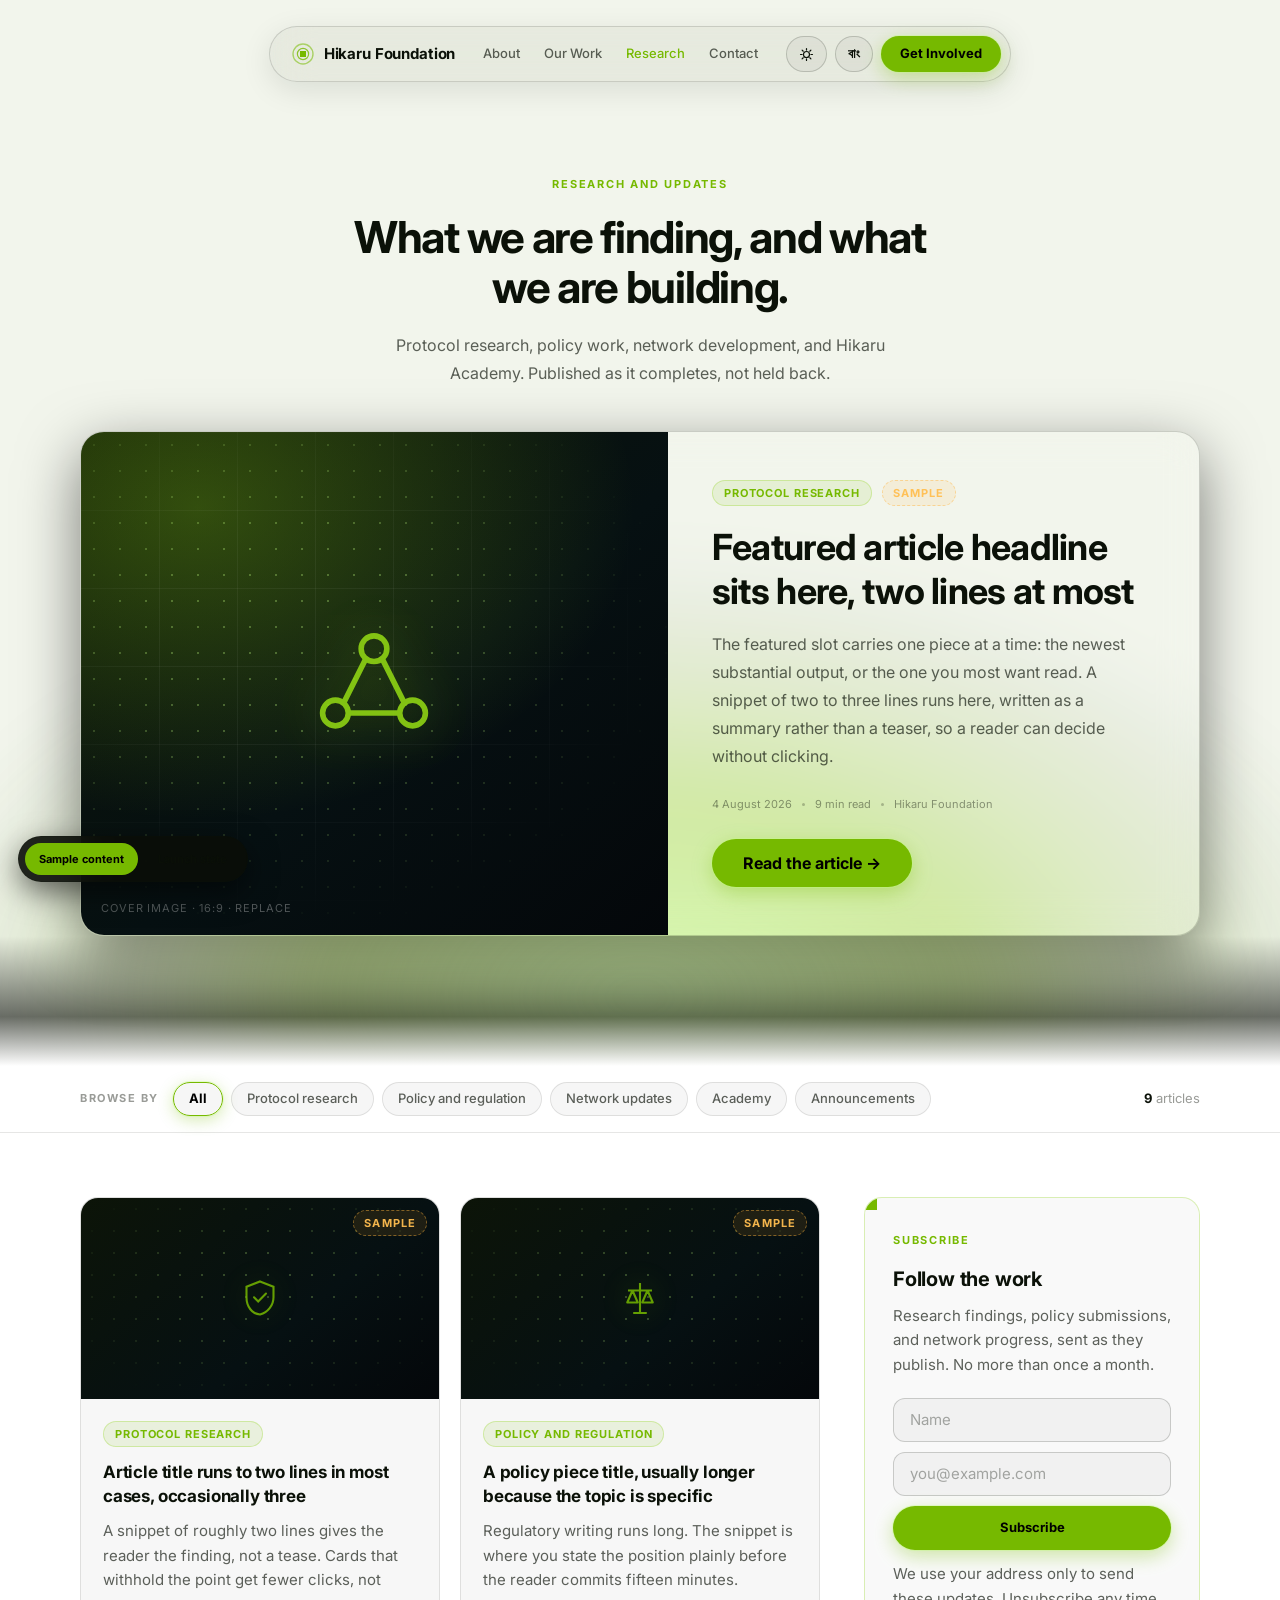
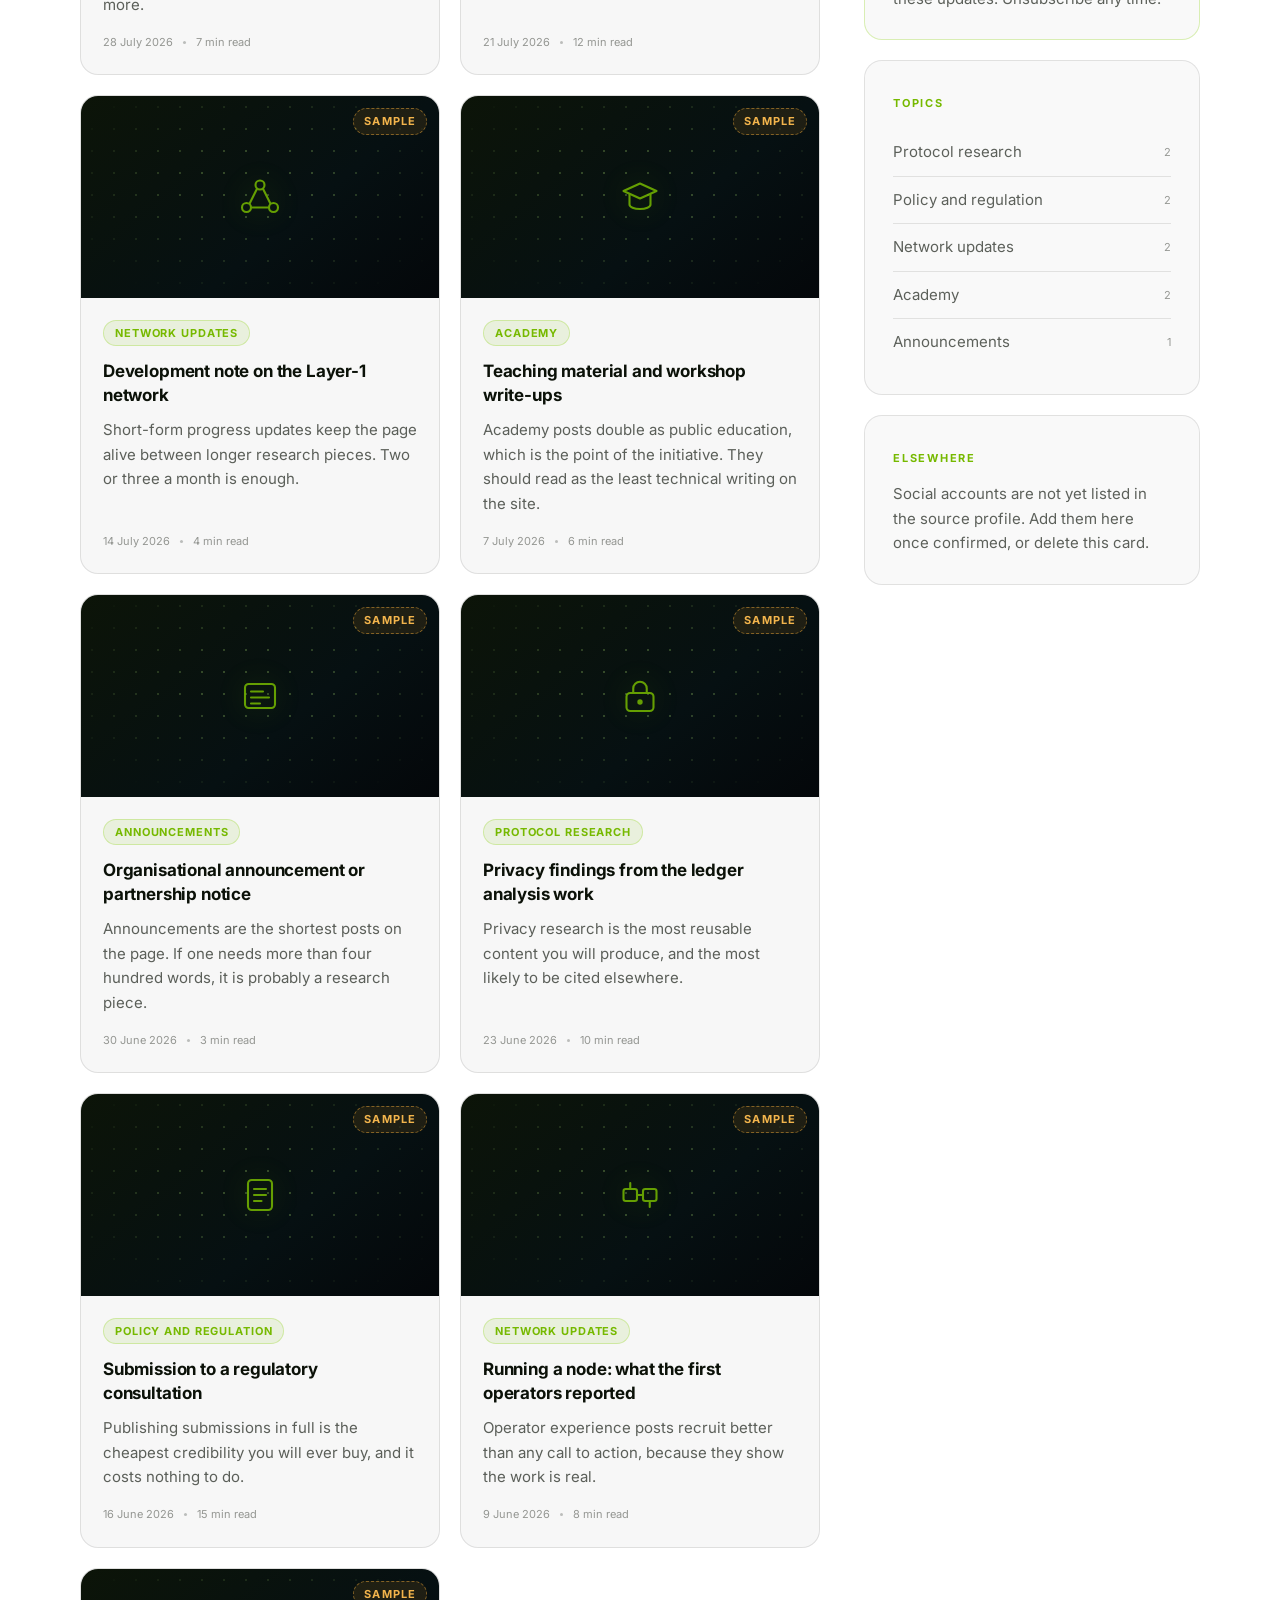
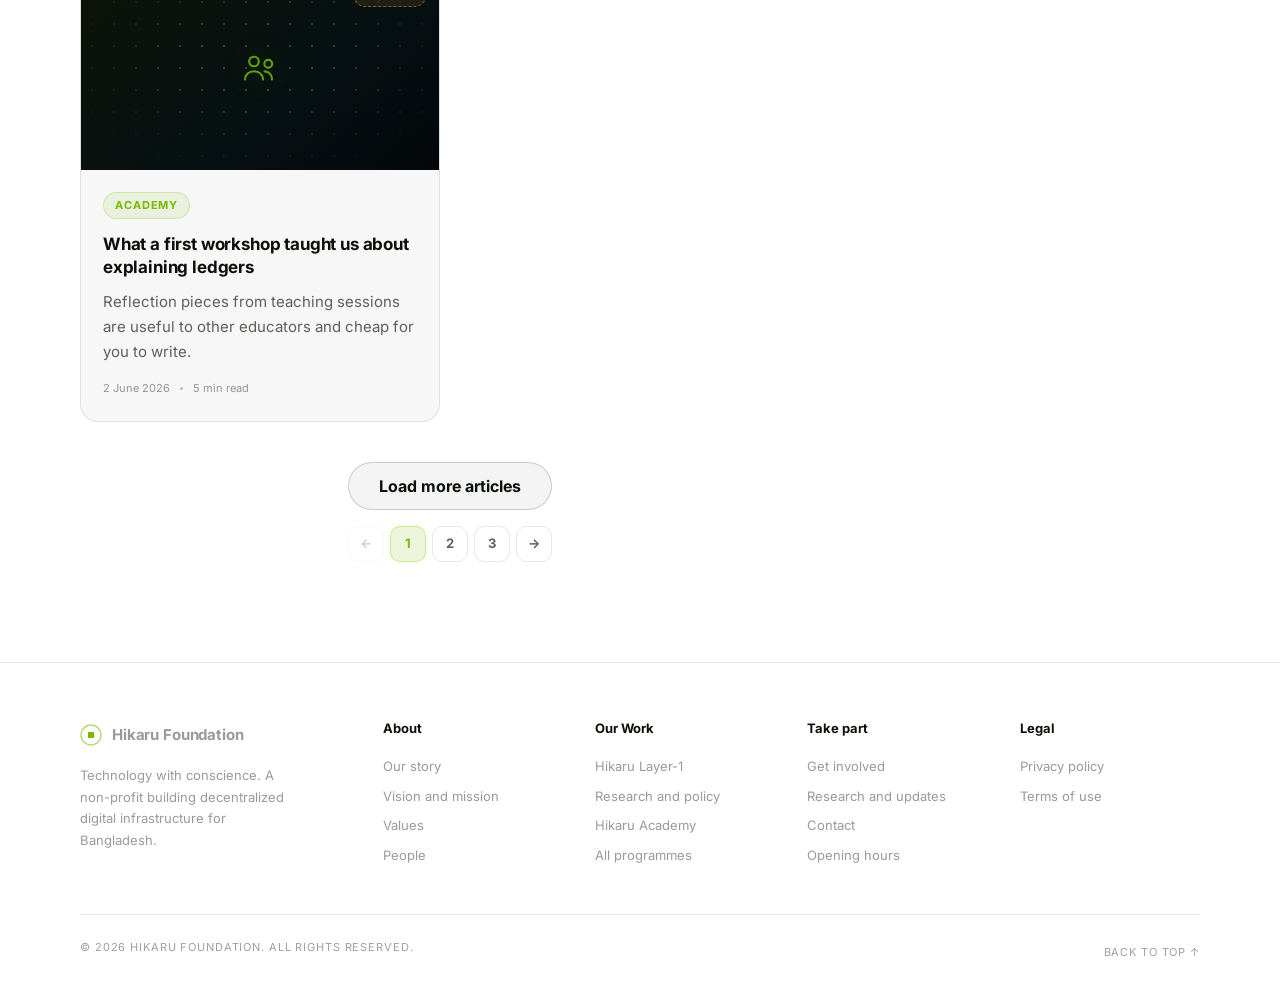
<file: news.html>
<!DOCTYPE html>
<html lang="en">
<head>
<meta charset="utf-8">
<meta name="viewport" content="width=device-width, initial-scale=1">
<title>Research and Updates — Hikaru Foundation</title>
<script>(function(){try{var t=localStorage.getItem('hikaru-theme');if(!t)t=window.matchMedia('(prefers-color-scheme: light)').matches?'light':'dark';document.documentElement.setAttribute('data-theme',t);}catch(e){}})();</script>
<link rel="preconnect" href="https://fonts.googleapis.com">
<link rel="preconnect" href="https://fonts.gstatic.com" crossorigin>
<link href="https://fonts.googleapis.com/css2?family=Inter:wght@400;500;700&display=swap" rel="stylesheet">
<link rel="stylesheet" href="assets/theme.css">
<style>
/* ============================================================
   Same token set as index / about / work.
   New rules: featured slab, category nav, feed grid, sidebar.
   ============================================================ */
:root{
  --primary:#76b900;
  --primary-lift:#8fd414;
  --on-primary:#000;
  --ink:#04070a;
  --ink-deep:#010203;
  --on-dark:#fff;
  --on-dark-mute:rgba(255,255,255,.62);
  --on-dark-faint:rgba(255,255,255,.34);
  --hairline:rgba(255,255,255,.10);
  --hairline-lit:rgba(255,255,255,.20);
  --panel:rgba(255,255,255,.035);

  --t-hero:44px; --t-display:36px; --t-h-xl:24px; --t-h-md:20px;
  --t-card:17px; --t-body:16px; --t-sm:15px; --t-cap:13px; --t-xs:11px;

  --sp-section:100px;
}
*{margin:0;padding:0;box-sizing:border-box}
html{scroll-behavior:smooth}
body{
  font-family:Inter,Arial,sans-serif;background:var(--ink-deep);color:var(--on-dark);
  -webkit-font-smoothing:antialiased;line-height:1.5;overflow-x:hidden;
}
@media (prefers-reduced-motion:reduce){html{scroll-behavior:auto}}

.shell{max-width:1200px;margin:0 auto;padding:0 40px}
.center{text-align:center}

/* ---------- stage ---------- */
.stage{position:relative;background:var(--ink);overflow:hidden;isolation:isolate}
.stage::before{
  content:"";position:absolute;left:50%;bottom:-46%;transform:translateX(-50%);
  width:150%;height:105%;pointer-events:none;z-index:0;
  background:radial-gradient(closest-side,
    rgba(196,255,130,.92), rgba(143,212,20,.60) 34%,
    rgba(118,185,0,.28) 52%, rgba(60,110,10,.11) 68%, transparent 80%);
  filter:blur(28px);animation:breathe 11s ease-in-out infinite alternate;
}
.stage::after{
  content:"";position:absolute;left:0;right:0;bottom:0;height:130px;z-index:1;
  background:linear-gradient(to bottom, transparent, rgba(1,2,3,.55) 62%, var(--ink-deep));
  pointer-events:none;
}
@keyframes breathe{from{transform:translateX(-50%) scale(1);opacity:.92}to{transform:translateX(-50%) scale(1.07);opacity:1}}
@media (prefers-reduced-motion:reduce){.stage::before{animation:none}}
.stage > *{position:relative;z-index:2}

/* ---------- nav ---------- */
.nav-wrap{padding:26px 0 0}
.nav{
  margin:0 auto;width:max-content;display:flex;align-items:center;gap:28px;
  padding:9px 9px 9px 22px;border-radius:999px;
  background:rgba(255,255,255,.05);border:1px solid var(--hairline-lit);
  backdrop-filter:blur(20px) saturate(140%);-webkit-backdrop-filter:blur(20px) saturate(140%);
  box-shadow:0 8px 30px rgba(0,0,0,.45);
}
.brand{display:flex;align-items:center;gap:10px;color:inherit;text-decoration:none}
.brand svg{flex:none}
.brand b{font-size:var(--t-sm);font-weight:700;letter-spacing:-.01em}
.nav-links{display:flex;gap:24px}
.nav-links a{color:var(--on-dark-mute);text-decoration:none;font-size:var(--t-cap);font-weight:500}
.nav-links a:hover{color:var(--on-dark)}
.nav-links a[aria-current]{color:var(--primary)}
.nav-cta{display:flex;gap:8px}

/* ---------- pills ---------- */
.pill{
  display:inline-flex;align-items:center;justify-content:center;gap:8px;
  height:36px;padding:0 18px;border-radius:999px;border:1px solid transparent;
  font:inherit;font-size:var(--t-cap);font-weight:700;text-decoration:none;cursor:pointer;
  transition:transform .18s, background .18s, box-shadow .18s, border-color .18s;
}
.pill-solid{background:var(--primary);color:var(--on-primary);box-shadow:0 0 0 1px rgba(196,255,130,.35), 0 6px 20px rgba(118,185,0,.35)}
.pill-solid:hover{background:var(--primary-lift);transform:translateY(-1px);box-shadow:0 0 0 1px rgba(196,255,130,.5), 0 8px 26px rgba(118,185,0,.5)}
.pill-ghost{background:rgba(255,255,255,.06);color:var(--on-dark);border-color:var(--hairline-lit)}
.pill-ghost:hover{border-color:rgba(255,255,255,.4);transform:translateY(-1px)}
.pill-lg{height:48px;padding:0 30px;font-size:var(--t-body)}
:focus-visible{outline:2px solid var(--primary);outline-offset:3px}

/* ---------- shared ---------- */
.eyebrow{font-size:var(--t-xs);font-weight:700;letter-spacing:.16em;text-transform:uppercase;color:var(--primary)}
.rule{width:120px;height:1px;margin:0 auto 40px;background:linear-gradient(90deg,transparent,var(--hairline-lit),transparent)}
.meta{display:flex;align-items:center;gap:10px;flex-wrap:wrap;font-size:var(--t-xs);color:var(--on-dark-faint)}
.meta .dot{width:3px;height:3px;border-radius:999px;background:currentColor;opacity:.6}
.tag{
  font-size:var(--t-xs);font-weight:700;letter-spacing:.08em;text-transform:uppercase;
  padding:4px 11px;border-radius:999px;
  color:var(--primary);background:rgba(118,185,0,.10);border:1px solid rgba(143,212,20,.3);
}
.sample{
  font-size:var(--t-xs);font-weight:700;letter-spacing:.1em;text-transform:uppercase;
  padding:4px 10px;border-radius:999px;
  color:rgba(255,190,80,.95);background:rgba(255,170,40,.10);border:1px dashed rgba(255,180,60,.45);
}

/* ---------- header ---------- */
.head{padding:88px 0 44px;text-align:center}
.head h1{font-size:var(--t-hero);font-weight:700;line-height:1.14;letter-spacing:-.03em;max-width:20ch;margin:18px auto 0}
.head p{margin:20px auto 0;max-width:56ch;color:var(--on-dark-mute);font-size:var(--t-body);line-height:1.7}

/* ==================== FEATURED SLAB ==================== */
.featured{padding:0 0 130px}
.feat{
  display:grid;grid-template-columns:1.05fr .95fr;gap:0;overflow:hidden;
  border-radius:24px;border:1px solid var(--hairline-lit);
  background:rgba(255,255,255,.045);backdrop-filter:blur(18px);
  box-shadow:0 20px 60px rgba(0,0,0,.5);
}
.feat-cover{
  position:relative;min-height:400px;
  background:
    radial-gradient(120% 100% at 20% 15%, rgba(143,212,20,.30), transparent 62%),
    linear-gradient(140deg, #0d1608, #061012 55%, #04070a);
  display:grid;place-items:center;
}
.feat-cover::after{ /* faint node lattice, stands in for the cover photo */
  content:"";position:absolute;inset:0;
  background-image:
    radial-gradient(rgba(196,255,130,.30) 1px, transparent 1px),
    linear-gradient(rgba(255,255,255,.05) 1px, transparent 1px),
    linear-gradient(90deg, rgba(255,255,255,.05) 1px, transparent 1px);
  background-size:26px 26px, 78px 78px, 78px 78px;
  mask-image:radial-gradient(90% 80% at 35% 40%, #000 25%, transparent 75%);
}
.feat-cover .glyph{position:relative;z-index:2;opacity:.9;filter:drop-shadow(0 0 26px rgba(143,212,20,.45))}
.feat-cover .imgnote{
  position:absolute;left:20px;bottom:18px;z-index:3;
  font-size:var(--t-xs);letter-spacing:.08em;text-transform:uppercase;color:rgba(255,255,255,.30);
}
.feat-body{padding:48px 44px;display:flex;flex-direction:column;justify-content:center}
.feat-body .row{display:flex;align-items:center;gap:10px;flex-wrap:wrap;margin-bottom:20px}
.feat-body h2{font-size:var(--t-display);font-weight:700;line-height:1.22;letter-spacing:-.02em;margin-bottom:16px}
.feat-body p{color:var(--on-dark-mute);font-size:var(--t-body);line-height:1.75;margin-bottom:26px}
.feat-body .meta{margin-bottom:26px}
.feat-body .go{align-self:flex-start}

/* ==================== CATEGORY NAV ==================== */
.catbar{
  position:sticky;top:0;z-index:40;padding:16px 0;
  background:rgba(1,2,3,.82);
  backdrop-filter:blur(18px) saturate(140%);-webkit-backdrop-filter:blur(18px) saturate(140%);
  border-bottom:1px solid var(--hairline);
}
.catrow{display:flex;align-items:center;gap:14px;flex-wrap:wrap}
.catrow .lbl{font-size:var(--t-xs);font-weight:700;letter-spacing:.14em;text-transform:uppercase;color:var(--on-dark-faint);flex:none}
.cats{display:flex;gap:8px;flex-wrap:wrap;flex:1}
.cat{
  height:34px;padding:0 15px;border-radius:999px;cursor:pointer;
  background:rgba(255,255,255,.04);border:1px solid var(--hairline);
  color:var(--on-dark-mute);font:inherit;font-size:var(--t-cap);font-weight:500;
  transition:background .18s, border-color .18s, color .18s;
}
.cat:hover{border-color:var(--hairline-lit);color:var(--on-dark)}
.cat[aria-pressed="true"]{
  background:var(--primary);border-color:var(--primary);color:var(--on-primary);font-weight:700;
  box-shadow:0 0 0 1px rgba(196,255,130,.3), 0 4px 16px rgba(118,185,0,.3);
}
.tally{font-size:var(--t-cap);color:var(--on-dark-faint);flex:none}
.tally b{color:var(--on-dark)}

/* ==================== FEED + SIDEBAR ==================== */
.hub{display:grid;grid-template-columns:1fr 336px;gap:44px;align-items:start;padding:64px 0 var(--sp-section)}
.feed{display:grid;grid-template-columns:repeat(2,1fr);gap:20px}

.post{
  display:flex;flex-direction:column;overflow:hidden;
  background:var(--panel);border:1px solid var(--hairline);border-radius:18px;
  text-decoration:none;color:inherit;
  transition:border-color .22s, transform .22s, background .22s;
}
.post:hover{border-color:rgba(143,212,20,.4);transform:translateY(-4px);background:rgba(255,255,255,.055)}
.thumb{
  position:relative;aspect-ratio:16/9;
  background:linear-gradient(140deg, #0c1408, #061012 60%, #04070a);
  display:grid;place-items:center;
}
.thumb::after{
  content:"";position:absolute;inset:0;
  background-image:radial-gradient(rgba(196,255,130,.24) 1px, transparent 1px);
  background-size:22px 22px;
  mask-image:radial-gradient(80% 80% at 50% 45%, #000 20%, transparent 76%);
}
.thumb svg{position:relative;z-index:2;opacity:.85;color:var(--primary);filter:drop-shadow(0 0 18px rgba(143,212,20,.35))}
.thumb .stamp{position:absolute;z-index:3;top:12px;right:12px}
.post-body{padding:22px 22px 24px;display:flex;flex-direction:column;flex:1}
.post-body .row{display:flex;align-items:center;gap:10px;flex-wrap:wrap;margin-bottom:14px}
.post-body h3{font-size:var(--t-card);font-weight:700;line-height:1.4;letter-spacing:-.01em;margin-bottom:10px}
.post:hover h3{color:var(--primary-lift)}
.post-body p{font-size:var(--t-sm);color:var(--on-dark-mute);line-height:1.65;flex:1;margin-bottom:16px}

.post.hide{display:none}

.loadmore{display:flex;flex-direction:column;align-items:center;gap:16px;margin-top:40px}
.pages{display:flex;gap:6px;align-items:center}
.pg{
  min-width:36px;height:36px;padding:0 10px;border-radius:10px;cursor:pointer;
  background:transparent;border:1px solid var(--hairline);color:var(--on-dark-mute);
  font:inherit;font-size:var(--t-cap);font-weight:700;
}
.pg:hover{border-color:var(--hairline-lit);color:var(--on-dark)}
.pg[aria-current]{background:rgba(118,185,0,.14);border-color:rgba(143,212,20,.4);color:var(--primary)}
.pg[disabled]{opacity:.3;cursor:default}

/* ---------- sidebar ---------- */
.side{position:sticky;top:88px;display:flex;flex-direction:column;gap:20px}
.side-card{
  padding:28px;border-radius:18px;position:relative;overflow:hidden;
  background:var(--panel);border:1px solid var(--hairline);backdrop-filter:blur(14px);
}
.side-card.sub{background:rgba(118,185,0,.07);border-color:rgba(143,212,20,.3)}
.side-card.sub::before{content:"";position:absolute;top:0;left:0;width:12px;height:12px;background:var(--primary)}
.side-card h3{font-size:var(--t-h-md);font-weight:700;letter-spacing:-.01em;margin:14px 0 10px}
.side-card p{font-size:var(--t-sm);color:var(--on-dark-mute);line-height:1.65}
.side-form{display:flex;flex-direction:column;gap:10px;margin-top:20px}
.field{
  height:44px;padding:0 16px;border-radius:12px;color:#fff;font:inherit;font-size:var(--t-sm);
  background:rgba(255,255,255,.05);border:1px solid var(--hairline-lit);
}
.field::placeholder{color:var(--on-dark-faint)}
.field:focus{border-color:var(--primary);outline:none}
.side-form .pill{height:44px}
.consent{margin-top:12px;font-size:var(--t-xs);color:var(--on-dark-faint);line-height:1.6}

.topics{display:flex;flex-direction:column}
.topics a{
  display:flex;align-items:center;justify-content:space-between;gap:12px;
  padding:12px 0;border-bottom:1px solid var(--hairline);
  color:var(--on-dark-mute);text-decoration:none;font-size:var(--t-sm);
}
.topics a:last-child{border-bottom:0}
.topics a:hover{color:var(--primary)}
.topics em{font-style:normal;font-size:var(--t-xs);color:var(--on-dark-faint)}

/* ==================== EMPTY / LAUNCH STATE ==================== */
.launch{display:none}
body.state-launch .launch{display:block}
body.state-launch .featured,
body.state-launch .catbar,
body.state-launch .feed,
body.state-launch .loadmore{display:none}
body.state-launch .hub{grid-template-columns:1fr 336px;padding-top:0}

.empty{
  padding:64px 40px;text-align:center;border-radius:22px;
  border:1px dashed var(--hairline-lit);background:rgba(255,255,255,.02);
}
.empty .orbit{width:74px;height:74px;margin:0 auto 26px;display:grid;place-items:center;border-radius:999px;
  border:1px solid rgba(143,212,20,.35);box-shadow:0 0 30px rgba(118,185,0,.22);color:var(--primary)}
.empty h2{font-size:var(--t-h-xl);font-weight:700;letter-spacing:-.01em;margin-bottom:14px}
.empty p{max-width:50ch;margin:0 auto;color:var(--on-dark-mute);font-size:var(--t-sm);line-height:1.75}
.upcoming{display:grid;grid-template-columns:repeat(3,1fr);gap:14px;max-width:760px;margin:36px auto 0;text-align:left}
.up{padding:20px;border-radius:14px;background:rgba(255,255,255,.035);border:1px solid var(--hairline)}
.up b{display:block;font-size:var(--t-sm);font-weight:700;margin-bottom:6px}
.up span{font-size:var(--t-xs);color:var(--on-dark-faint);line-height:1.6}

/* ---------- state toggle (build tool, delete before launch) ---------- */
.switch{
  position:fixed;left:18px;bottom:18px;z-index:80;display:flex;gap:6px;padding:6px;
  border-radius:999px;background:rgba(10,14,8,.9);border:1px solid var(--hairline-lit);
  backdrop-filter:blur(18px);box-shadow:0 10px 30px rgba(0,0,0,.55);
}
.switch button{
  height:32px;padding:0 14px;border-radius:999px;cursor:pointer;border:0;
  background:transparent;color:var(--on-dark-mute);font:inherit;font-size:var(--t-xs);font-weight:700;
}
.switch button[aria-pressed="true"]{background:var(--primary);color:var(--on-primary)}

/* ---------- footer ---------- */
.foot{background:var(--ink-deep);border-top:1px solid var(--hairline);padding:56px 0 40px}
.foot-grid{display:grid;grid-template-columns:1.5fr repeat(4,1fr);gap:32px}
.foot-brand p{margin-top:14px;font-size:var(--t-cap);color:var(--on-dark-faint);max-width:28ch;line-height:1.65}
.foot h4{font-size:var(--t-cap);font-weight:700;margin-bottom:14px}
.foot a{display:block;padding:5px 0;font-size:var(--t-cap);color:var(--on-dark-faint);text-decoration:none}
.foot a:hover{color:var(--primary)}
.foot .brand{display:flex}
.foot-bottom{display:flex;justify-content:space-between;gap:20px;flex-wrap:wrap;margin-top:44px;padding-top:24px;border-top:1px solid var(--hairline)}
.foot-bottom span,.foot-bottom a{font-size:var(--t-xs);letter-spacing:.08em;text-transform:uppercase;color:rgba(255,255,255,.28)}

/* ---------- reveal ---------- */
.rv{opacity:0;transform:translateY(20px)}
.rv.in{opacity:1;transform:none;transition:opacity .6s ease,transform .6s ease}
@media (prefers-reduced-motion:reduce){.rv{opacity:1;transform:none}}

/* ---------- narrow fallback (spec is desktop 1440) ---------- */
@media (max-width:1040px){
  :root{--t-hero:30px;--t-display:24px;--sp-section:64px}
  .shell{padding:0 20px}
  .nav-links{display:none}
  .feat,.hub,.feed,.upcoming,.foot-grid{grid-template-columns:1fr}
  body.state-launch .hub{grid-template-columns:1fr}
  .side{position:static}
  .feat-body{padding:28px}
  .catrow .lbl,.tally{display:none}
}
</style>
</head>
<body class="state-sample" data-page="news">

<!-- ==================== STAGE: nav + header + featured ==================== -->
<div class="stage">
  <div class="nav-wrap">
    <nav class="nav" aria-label="Primary">
      <a class="brand" href="index.html">
        <svg width="22" height="22" viewBox="0 0 22 22" fill="none" aria-hidden="true">
          <circle cx="11" cy="11" r="10" stroke="#76b900" stroke-width="1.4" opacity=".55"/>
          <circle cx="11" cy="11" r="5.6" stroke="#76b900" stroke-width="1.2" opacity=".8"/>
          <rect x="8" y="8" width="6" height="6" fill="#76b900"/>
        </svg>
        <b data-i18n="brand_name">Hikaru Foundation</b>
      </a>
      <div class="nav-links">
        <a href="about.html" data-i18n="nav_about">About</a>
        <a href="work.html" data-i18n="nav_work">Our Work</a>
        <a href="news.html" aria-current="page" data-i18n="nav_research">Research</a>
        <a href="contact.html" data-i18n="nav_contact">Contact</a>
      </div>
      <div class="nav-cta">
        <button class="icon-btn js-theme-toggle" type="button" aria-pressed="false" aria-label="Switch to light mode">
          <svg class="i-dark" width="15" height="15" viewBox="0 0 16 16" fill="none" aria-hidden="true"><path d="M13.8 9.6A6.3 6.3 0 016.4 2.2a6.3 6.3 0 108.9 8.9c-.5.3-1 .5-1.5.5z" stroke="currentColor" stroke-width="1.3" stroke-linejoin="round"/></svg>
          <svg class="i-light" width="15" height="15" viewBox="0 0 16 16" fill="none" aria-hidden="true"><circle cx="8" cy="8" r="3.2" stroke="currentColor" stroke-width="1.3"/><path d="M8 1.6v1.7M8 12.7v1.7M14.4 8h-1.7M3.3 8H1.6M12.7 3.3l-1.2 1.2M4.5 11.5l-1.2 1.2M12.7 12.7l-1.2-1.2M4.5 4.5L3.3 3.3" stroke="currentColor" stroke-width="1.3" stroke-linecap="round"/></svg>
        </button>
        <button class="icon-btn lang-btn js-lang-toggle" type="button" aria-label="Switch to Bangla">বাং</button>
        <a class="pill pill-solid" href="involved.html" data-i18n="nav_getinvolved">Get Involved</a>
      </div>
    </nav>
  </div>

  <header class="head" id="top">
    <div class="shell">
      <span class="eyebrow" data-i18n="news_eyebrow">Research and updates</span>
      <h1 data-i18n="news_h1">What we are finding, and what we are building.</h1>
      <p data-i18n="news_p">Protocol research, policy work, network development, and Hikaru Academy. Published as it completes, not held back.</p>
    </div>
  </header>

  <!-- ===== FEATURED ===== -->
  <section class="featured">
    <div class="shell">
      <article class="feat rv">
        <div class="feat-cover">
          <svg class="glyph" width="120" height="120" viewBox="0 0 28 28" fill="none" aria-hidden="true">
            <circle cx="14" cy="6" r="3" stroke="#8fd414" stroke-width="1.3"/>
            <circle cx="5" cy="21" r="3" stroke="#8fd414" stroke-width="1.3"/>
            <circle cx="23" cy="21" r="3" stroke="#8fd414" stroke-width="1.3"/>
            <path d="M12 8.5L7 18.5M16 8.5l5 10M8 21h12" stroke="#8fd414" stroke-width="1.3"/>
          </svg>
          <span class="imgnote" data-i18n="news_imgnote">Cover image · 16:9 · replace</span>
        </div>

        <div class="feat-body">
          <div class="row">
            <span class="tag" data-i18n="news_tag_research">Protocol research</span>
            <span class="sample" data-i18n="news_sample">Sample</span>
          </div>
          <h2 data-i18n="news_feat_h2">Featured article headline sits here, two lines at most</h2>
          <p data-i18n="news_feat_p">The featured slot carries one piece at a time: the newest substantial output, or the one you most want read. A snippet of two to three lines runs here, written as a summary rather than a teaser, so a reader can decide without clicking.</p>
          <div class="meta">
            <time datetime="2026-08-04" data-i18n="news_feat_date">4 August 2026</time>
            <span class="dot"></span><span data-i18n="news_feat_min">9 min read</span>
            <span class="dot"></span><span data-i18n="news_feat_by">Hikaru Foundation</span>
          </div>
          <a class="pill pill-solid pill-lg go" href="#" data-i18n="news_feat_go">Read the article →</a>
        </div>
      </article>
    </div>
  </section>
</div>

<!-- ==================== CATEGORY NAV ==================== -->
<div class="catbar" id="cats">
  <div class="shell">
    <div class="catrow">
      <span class="lbl" data-i18n="news_browse">Browse by</span>
      <div class="cats" role="group" aria-label="Filter articles by category">
        <button class="cat" data-c="all" aria-pressed="true" type="button" data-i18n="news_cat_all">All</button>
        <button class="cat" data-c="research" aria-pressed="false" type="button" data-i18n="news_cat_research">Protocol research</button>
        <button class="cat" data-c="policy" aria-pressed="false" type="button" data-i18n="news_cat_policy">Policy and regulation</button>
        <button class="cat" data-c="network" aria-pressed="false" type="button" data-i18n="news_cat_network">Network updates</button>
        <button class="cat" data-c="academy" aria-pressed="false" type="button" data-i18n="news_cat_academy">Academy</button>
        <button class="cat" data-c="press" aria-pressed="false" type="button" data-i18n="news_cat_press">Announcements</button>
      </div>
      <span class="tally" id="tally" aria-live="polite"><b>9</b> <span data-i18n="news_articles">articles</span></span>
    </div>
  </div>
</div>

<main>
  <div class="shell">
    <div class="hub">

      <!-- ===== FEED ===== -->
      <div>

        <!-- ===== LAUNCH / EMPTY STATE ===== -->
        <div class="launch">
          <div class="empty">
            <div class="orbit">
              <svg width="30" height="30" viewBox="0 0 28 28" fill="none" aria-hidden="true">
                <circle cx="14" cy="14" r="9" stroke="currentColor" stroke-width="1.4" opacity=".55"/>
                <rect x="11" y="11" width="6" height="6" fill="currentColor"/>
              </svg>
            </div>
            <h2 data-i18n="news_launch_h2">Nothing published yet</h2>
            <p data-i18n="news_launch_p">Hikaru Foundation is early. Rather than fill this page with reposted commentary, we are holding it for our own work: research findings, policy submissions, and network development notes. The first pieces are in progress.</p>

            <div class="upcoming">
              <div class="up"><b data-i18n="news_up1_b">Protocol research</b><span data-i18n="news_up1_s">Security and privacy findings from the Layer-1 work.</span></div>
              <div class="up"><b data-i18n="news_up2_b">Policy and regulation</b><span data-i18n="news_up2_s">Submissions and positions from the advocacy work.</span></div>
              <div class="up"><b data-i18n="news_up3_b">Network updates</b><span data-i18n="news_up3_s">Development progress on the Layer-1 network.</span></div>
            </div>

            <p style="margin-top:32px;font-size:var(--t-cap);color:var(--on-dark-faint)" data-i18n="news_launch_footer">Subscribe on the right and the first piece reaches you directly.</p>
          </div>
        </div>

        <!-- ===== SAMPLE GRID ===== -->
        <div class="feed" id="feed">

          <a class="post rv" data-c="research" href="#">
            <div class="thumb">
              <svg width="42" height="42" viewBox="0 0 28 28" fill="none" aria-hidden="true"><path d="M14 3l9 3.5v7c0 5.5-3.8 10-9 11.5C8.8 24.5 5 20 5 13.5v-7L14 3z" stroke="currentColor" stroke-width="1.4"/><path d="M10 13.5l2.8 2.8L18 11" stroke="currentColor" stroke-width="1.4" stroke-linecap="round"/></svg>
              <span class="sample stamp" data-i18n="news_sample">Sample</span>
            </div>
            <div class="post-body">
              <div class="row"><span class="tag" data-i18n="news_cat_research">Protocol research</span></div>
              <h3 data-i18n="news_p1_h3">Article title runs to two lines in most cases, occasionally three</h3>
              <p data-i18n="news_p1_p">A snippet of roughly two lines gives the reader the finding, not a tease. Cards that withhold the point get fewer clicks, not more.</p>
              <div class="meta"><time datetime="2026-07-28" data-i18n="news_p1_date">28 July 2026</time><span class="dot"></span><span data-i18n="news_p1_min">7 min read</span></div>
            </div>
          </a>

          <a class="post rv" data-c="policy" href="#">
            <div class="thumb">
              <svg width="42" height="42" viewBox="0 0 28 28" fill="none" aria-hidden="true"><path d="M14 4v20M6 9h16M9 9l-3.5 8h7L9 9zM19 9l-3.5 8h7L19 9z" stroke="currentColor" stroke-width="1.4" stroke-linejoin="round"/><path d="M10 24h8" stroke="currentColor" stroke-width="1.4" stroke-linecap="round"/></svg>
              <span class="sample stamp" data-i18n="news_sample">Sample</span>
            </div>
            <div class="post-body">
              <div class="row"><span class="tag" data-i18n="news_cat_policy">Policy and regulation</span></div>
              <h3 data-i18n="news_p2_h3">A policy piece title, usually longer because the topic is specific</h3>
              <p data-i18n="news_p2_p">Regulatory writing runs long. The snippet is where you state the position plainly before the reader commits fifteen minutes.</p>
              <div class="meta"><time datetime="2026-07-21" data-i18n="news_p2_date">21 July 2026</time><span class="dot"></span><span data-i18n="news_p2_min">12 min read</span></div>
            </div>
          </a>

          <a class="post rv" data-c="network" href="#">
            <div class="thumb">
              <svg width="42" height="42" viewBox="0 0 28 28" fill="none" aria-hidden="true"><circle cx="14" cy="6" r="3" stroke="currentColor" stroke-width="1.4"/><circle cx="5" cy="21" r="3" stroke="currentColor" stroke-width="1.4"/><circle cx="23" cy="21" r="3" stroke="currentColor" stroke-width="1.4"/><path d="M12 8.5L7 18.5M16 8.5l5 10M8 21h12" stroke="currentColor" stroke-width="1.4"/></svg>
              <span class="sample stamp" data-i18n="news_sample">Sample</span>
            </div>
            <div class="post-body">
              <div class="row"><span class="tag" data-i18n="news_cat_network">Network updates</span></div>
              <h3 data-i18n="news_p3_h3">Development note on the Layer-1 network</h3>
              <p data-i18n="news_p3_p">Short-form progress updates keep the page alive between longer research pieces. Two or three a month is enough.</p>
              <div class="meta"><time datetime="2026-07-14" data-i18n="news_p3_date">14 July 2026</time><span class="dot"></span><span data-i18n="news_p3_min">4 min read</span></div>
            </div>
          </a>

          <a class="post rv" data-c="academy" href="#">
            <div class="thumb">
              <svg width="42" height="42" viewBox="0 0 28 28" fill="none" aria-hidden="true"><path d="M14 5l11 5-11 5-11-5 11-5z" stroke="currentColor" stroke-width="1.4" stroke-linejoin="round"/><path d="M7 12.5V19c0 1.7 3.1 3 7 3s7-1.3 7-3v-6.5" stroke="currentColor" stroke-width="1.4" stroke-linecap="round"/></svg>
              <span class="sample stamp" data-i18n="news_sample">Sample</span>
            </div>
            <div class="post-body">
              <div class="row"><span class="tag" data-i18n="news_cat_academy">Academy</span></div>
              <h3 data-i18n="news_p4_h3">Teaching material and workshop write-ups</h3>
              <p data-i18n="news_p4_p">Academy posts double as public education, which is the point of the initiative. They should read as the least technical writing on the site.</p>
              <div class="meta"><time datetime="2026-07-07" data-i18n="news_p4_date">7 July 2026</time><span class="dot"></span><span data-i18n="news_p4_min">6 min read</span></div>
            </div>
          </a>

          <a class="post rv" data-c="press" href="#">
            <div class="thumb">
              <svg width="42" height="42" viewBox="0 0 28 28" fill="none" aria-hidden="true"><rect x="4" y="6" width="20" height="16" rx="2.5" stroke="currentColor" stroke-width="1.4"/><path d="M8 11h8M8 15h12M8 19h6" stroke="currentColor" stroke-width="1.4" stroke-linecap="round"/></svg>
              <span class="sample stamp" data-i18n="news_sample">Sample</span>
            </div>
            <div class="post-body">
              <div class="row"><span class="tag" data-i18n="news_cat_press">Announcements</span></div>
              <h3 data-i18n="news_p5_h3">Organisational announcement or partnership notice</h3>
              <p data-i18n="news_p5_p">Announcements are the shortest posts on the page. If one needs more than four hundred words, it is probably a research piece.</p>
              <div class="meta"><time datetime="2026-06-30" data-i18n="news_p5_date">30 June 2026</time><span class="dot"></span><span data-i18n="news_p5_min">3 min read</span></div>
            </div>
          </a>

          <a class="post rv" data-c="research" href="#">
            <div class="thumb">
              <svg width="42" height="42" viewBox="0 0 28 28" fill="none" aria-hidden="true"><rect x="5" y="12" width="18" height="12" rx="2.5" stroke="currentColor" stroke-width="1.4"/><path d="M9.5 12V9a4.5 4.5 0 019 0v3" stroke="currentColor" stroke-width="1.4" stroke-linecap="round"/><circle cx="14" cy="18" r="1.8" fill="currentColor"/></svg>
              <span class="sample stamp" data-i18n="news_sample">Sample</span>
            </div>
            <div class="post-body">
              <div class="row"><span class="tag" data-i18n="news_cat_research">Protocol research</span></div>
              <h3 data-i18n="news_p6_h3">Privacy findings from the ledger analysis work</h3>
              <p data-i18n="news_p6_p">Privacy research is the most reusable content you will produce, and the most likely to be cited elsewhere.</p>
              <div class="meta"><time datetime="2026-06-23" data-i18n="news_p6_date">23 June 2026</time><span class="dot"></span><span data-i18n="news_p6_min">10 min read</span></div>
            </div>
          </a>

          <a class="post rv" data-c="policy" href="#">
            <div class="thumb">
              <svg width="42" height="42" viewBox="0 0 28 28" fill="none" aria-hidden="true"><rect x="6" y="4" width="16" height="20" rx="2.5" stroke="currentColor" stroke-width="1.4"/><path d="M10 10h8M10 14h8M10 18h5" stroke="currentColor" stroke-width="1.4" stroke-linecap="round"/></svg>
              <span class="sample stamp" data-i18n="news_sample">Sample</span>
            </div>
            <div class="post-body">
              <div class="row"><span class="tag" data-i18n="news_cat_policy">Policy and regulation</span></div>
              <h3 data-i18n="news_p7_h3">Submission to a regulatory consultation</h3>
              <p data-i18n="news_p7_p">Publishing submissions in full is the cheapest credibility you will ever buy, and it costs nothing to do.</p>
              <div class="meta"><time datetime="2026-06-16" data-i18n="news_p7_date">16 June 2026</time><span class="dot"></span><span data-i18n="news_p7_min">15 min read</span></div>
            </div>
          </a>

          <a class="post rv" data-c="network" href="#">
            <div class="thumb">
              <svg width="42" height="42" viewBox="0 0 28 28" fill="none" aria-hidden="true"><rect x="3" y="10" width="9" height="8" rx="1.5" stroke="currentColor" stroke-width="1.4"/><rect x="16" y="10" width="9" height="8" rx="1.5" stroke="currentColor" stroke-width="1.4"/><path d="M12 14h4M7.5 10V6M20.5 18v4" stroke="currentColor" stroke-width="1.4" stroke-linecap="round"/></svg>
              <span class="sample stamp" data-i18n="news_sample">Sample</span>
            </div>
            <div class="post-body">
              <div class="row"><span class="tag" data-i18n="news_cat_network">Network updates</span></div>
              <h3 data-i18n="news_p8_h3">Running a node: what the first operators reported</h3>
              <p data-i18n="news_p8_p">Operator experience posts recruit better than any call to action, because they show the work is real.</p>
              <div class="meta"><time datetime="2026-06-09" data-i18n="news_p8_date">9 June 2026</time><span class="dot"></span><span data-i18n="news_p8_min">8 min read</span></div>
            </div>
          </a>

          <a class="post rv" data-c="academy" href="#">
            <div class="thumb">
              <svg width="42" height="42" viewBox="0 0 28 28" fill="none" aria-hidden="true"><circle cx="10" cy="9" r="3.2" stroke="currentColor" stroke-width="1.4"/><circle cx="19.5" cy="10.5" r="2.6" stroke="currentColor" stroke-width="1.4"/><path d="M4 21c0-3.3 2.7-5.5 6-5.5s6 2.2 6 5.5M17 15.6c2.9.2 5 2.2 5 5.4" stroke="currentColor" stroke-width="1.4" stroke-linecap="round"/></svg>
              <span class="sample stamp" data-i18n="news_sample">Sample</span>
            </div>
            <div class="post-body">
              <div class="row"><span class="tag" data-i18n="news_cat_academy">Academy</span></div>
              <h3 data-i18n="news_p9_h3">What a first workshop taught us about explaining ledgers</h3>
              <p data-i18n="news_p9_p">Reflection pieces from teaching sessions are useful to other educators and cheap for you to write.</p>
              <div class="meta"><time datetime="2026-06-02" data-i18n="news_p9_date">2 June 2026</time><span class="dot"></span><span data-i18n="news_p9_min">5 min read</span></div>
            </div>
          </a>

        </div>

        <div class="loadmore">
          <button class="pill pill-ghost pill-lg" id="more" type="button" data-i18n="news_loadmore">Load more articles</button>
          <div class="pages" id="pages" aria-label="Pagination">
            <button class="pg" type="button" disabled>←</button>
            <button class="pg" type="button" aria-current="page">1</button>
            <button class="pg" type="button">2</button>
            <button class="pg" type="button">3</button>
            <button class="pg" type="button">→</button>
          </div>
        </div>

      </div>

      <!-- ===== SIDEBAR ===== -->
      <aside class="side">

        <div class="side-card sub">
          <span class="eyebrow" data-i18n="news_sub_eyebrow">Subscribe</span>
          <h3 data-i18n="news_sub_h3">Follow the work</h3>
          <p data-i18n="news_sub_p">Research findings, policy submissions, and network progress, sent as they publish. No more than once a month.</p>
          <div class="side-form">
            <label class="eyebrow" for="sname" style="position:absolute;width:1px;height:1px;overflow:hidden;clip:rect(0 0 0 0)" data-i18n="news_form_name_label">Your name</label>
            <input id="sname" class="field" type="text" placeholder="Name" autocomplete="name" data-i18n-attr="placeholder:news_form_name_ph">
            <label class="eyebrow" for="semail" style="position:absolute;width:1px;height:1px;overflow:hidden;clip:rect(0 0 0 0)" data-i18n="news_form_email_label">Your email address</label>
            <input id="semail" class="field" type="email" placeholder="you@example.com" autocomplete="email" data-i18n-attr="placeholder:news_form_email_ph">
            <button class="pill pill-solid" type="button" data-i18n="news_subscribe_btn">Subscribe</button>
          </div>
          <p class="consent" data-i18n="news_consent">We use your address only to send these updates. Unsubscribe any time.</p>
        </div>

        <div class="side-card">
          <span class="eyebrow" data-i18n="news_topics_eyebrow">Topics</span>
          <div class="topics" style="margin-top:16px">
            <a href="#cats" data-jump="research"><span data-i18n="news_cat_research">Protocol research</span> <em id="t-research">2</em></a>
            <a href="#cats" data-jump="policy"><span data-i18n="news_cat_policy">Policy and regulation</span> <em id="t-policy">2</em></a>
            <a href="#cats" data-jump="network"><span data-i18n="news_cat_network">Network updates</span> <em id="t-network">2</em></a>
            <a href="#cats" data-jump="academy"><span data-i18n="news_cat_academy">Academy</span> <em id="t-academy">2</em></a>
            <a href="#cats" data-jump="press"><span data-i18n="news_cat_press">Announcements</span> <em id="t-press">1</em></a>
          </div>
        </div>

        <div class="side-card">
          <span class="eyebrow" data-i18n="news_elsewhere_eyebrow">Elsewhere</span>
          <p style="margin-top:14px" data-i18n="news_elsewhere_p">Social accounts are not yet listed in the source profile. Add them here once confirmed, or delete this card.</p>
        </div>

      </aside>

    </div>
  </div>
</main>

<!-- ==================== FOOTER ==================== -->
<footer class="foot">
  <div class="shell">
    <div class="foot-grid">
      <div class="foot-brand">
        <a class="brand" href="index.html">
          <svg width="22" height="22" viewBox="0 0 22 22" fill="none" aria-hidden="true">
            <circle cx="11" cy="11" r="10" stroke="#76b900" stroke-width="1.4" opacity=".55"/>
            <rect x="8" y="8" width="6" height="6" fill="#76b900"/>
          </svg>
          <b data-i18n="brand_name">Hikaru Foundation</b>
        </a>
        <p data-i18n="foot_tagline">Technology with conscience. A non-profit building decentralized digital infrastructure for Bangladesh.</p>
      </div>
      <div><h4 data-i18n="foot_h_about">About</h4><a href="about.html#story" data-i18n="foot_our_story">Our story</a><a href="about.html" data-i18n="foot_vision_mission">Vision and mission</a><a href="about.html#values" data-i18n="foot_values">Values</a><a href="about.html#team" data-i18n="foot_people">People</a></div>
      <div><h4 data-i18n="foot_h_work">Our Work</h4><a href="network.html" data-i18n="foot_hikaru_l1">Hikaru Layer-1</a><a href="work.html#research" data-i18n="foot_research_policy">Research and policy</a><a href="work.html#academy" data-i18n="foot_academy">Hikaru Academy</a><a href="work.html" data-i18n="foot_all_programmes">All programmes</a></div>
      <div><h4 data-i18n="foot_h_takepart">Take part</h4><a href="involved.html" data-i18n="foot_get_involved">Get involved</a><a href="news.html" data-i18n="foot_research_updates">Research and updates</a><a href="contact.html" data-i18n="foot_contact">Contact</a><a href="contact.html#hours" data-i18n="foot_opening_hours">Opening hours</a></div>
      <div><h4 data-i18n="foot_h_legal">Legal</h4><a href="#" data-i18n="foot_privacy">Privacy policy</a><a href="#" data-i18n="foot_terms">Terms of use</a></div>
    </div>
    <div class="foot-bottom">
      <span data-i18n="foot_copyright">© 2026 Hikaru Foundation. All rights reserved.</span>
      <a href="#top" data-i18n="foot_back_to_top">Back to top ↑</a>
    </div>
  </div>
</footer>

<!-- ============================================================
     BUILD TOOL — delete this block and the .switch CSS before launch.
     ============================================================ -->
<div class="switch" role="group" aria-label="Preview state">
  <button type="button" data-state="sample" aria-pressed="true">Sample content</button>
  <button type="button" data-state="launch" aria-pressed="false">Launch state</button>
</div>

<script src="assets/i18n-core.js"></script>
<script src="assets/i18n-news.js"></script>
<script src="assets/theme.js"></script>
<script src="assets/i18n.js"></script>

<script>
/* ---------- reveal ---------- */
var io = new IntersectionObserver(function(es){
  es.forEach(function(e){ if (e.isIntersecting) { e.target.classList.add('in'); io.unobserve(e.target); } });
}, { threshold: .1 });
Array.prototype.forEach.call(document.querySelectorAll('.rv'), function(el){ io.observe(el); });

/* ---------- category filter ---------- */
(function(){
  var cats  = Array.prototype.slice.call(document.querySelectorAll('.cat'));
  var posts = Array.prototype.slice.call(document.querySelectorAll('.post[data-c]'));
  var tally = document.getElementById('tally');
  var lastCat = 'all';

  function apply(c){
    lastCat = c;
    var n = 0;
    var pick = window.hikaruPick || function(en){ return en; };
    posts.forEach(function(p){
      var hit = c === 'all' || p.getAttribute('data-c') === c;
      p.classList.toggle('hide', !hit);
      if (hit) n++;
    });
    tally.innerHTML = '<b>' + n + '</b> ' + (n === 1 ? pick('article','নিবন্ধ') : pick('articles','নিবন্ধ'));
  }

  window.addEventListener('hikaru:langchange', function(){ apply(lastCat); });

  cats.forEach(function(cat){
    cat.addEventListener('click', function(){
      cats.forEach(function(c){ c.setAttribute('aria-pressed', String(c === cat)); });
      apply(cat.getAttribute('data-c'));
    });
  });

  /* sidebar topic links drive the same filter */
  Array.prototype.forEach.call(document.querySelectorAll('[data-jump]'), function(link){
    link.addEventListener('click', function(e){
      e.preventDefault();
      var want = link.getAttribute('data-jump');
      var target = cats.filter(function(c){ return c.getAttribute('data-c') === want; })[0];
      if (target) { target.click(); document.getElementById('cats').scrollIntoView({ block: 'start' }); }
    });
  });

  /* keep the sidebar tallies honest */
  ['research','policy','network','academy','press'].forEach(function(key){
    var el = document.getElementById('t-' + key);
    if (el) el.textContent = posts.filter(function(p){ return p.getAttribute('data-c') === key; }).length;
  });
})();

/* ---------- load more ---------- */
(function(){
  var btn = document.getElementById('more');
  if (!btn) return;
  btn.addEventListener('click', function(){
    var pick = window.hikaruPick || function(en){ return en; };
    btn.textContent = pick('No more articles to load','লোড করার মতো আর নিবন্ধ নেই');
    btn.setAttribute('data-i18n', 'news_nomore');
    btn.disabled = true;
    btn.style.opacity = '.5';
    btn.style.cursor = 'default';
  });
})();

/* ---------- state switch (build tool) ---------- */
(function(){
  var btns = Array.prototype.slice.call(document.querySelectorAll('.switch button'));
  btns.forEach(function(b){
    b.addEventListener('click', function(){
      btns.forEach(function(x){ x.setAttribute('aria-pressed', String(x === b)); });
      document.body.className = 'state-' + b.getAttribute('data-state');
      window.scrollTo({ top: 0, behavior: 'auto' });
    });
  });
})();
</script>

</body>
</html>
</file>
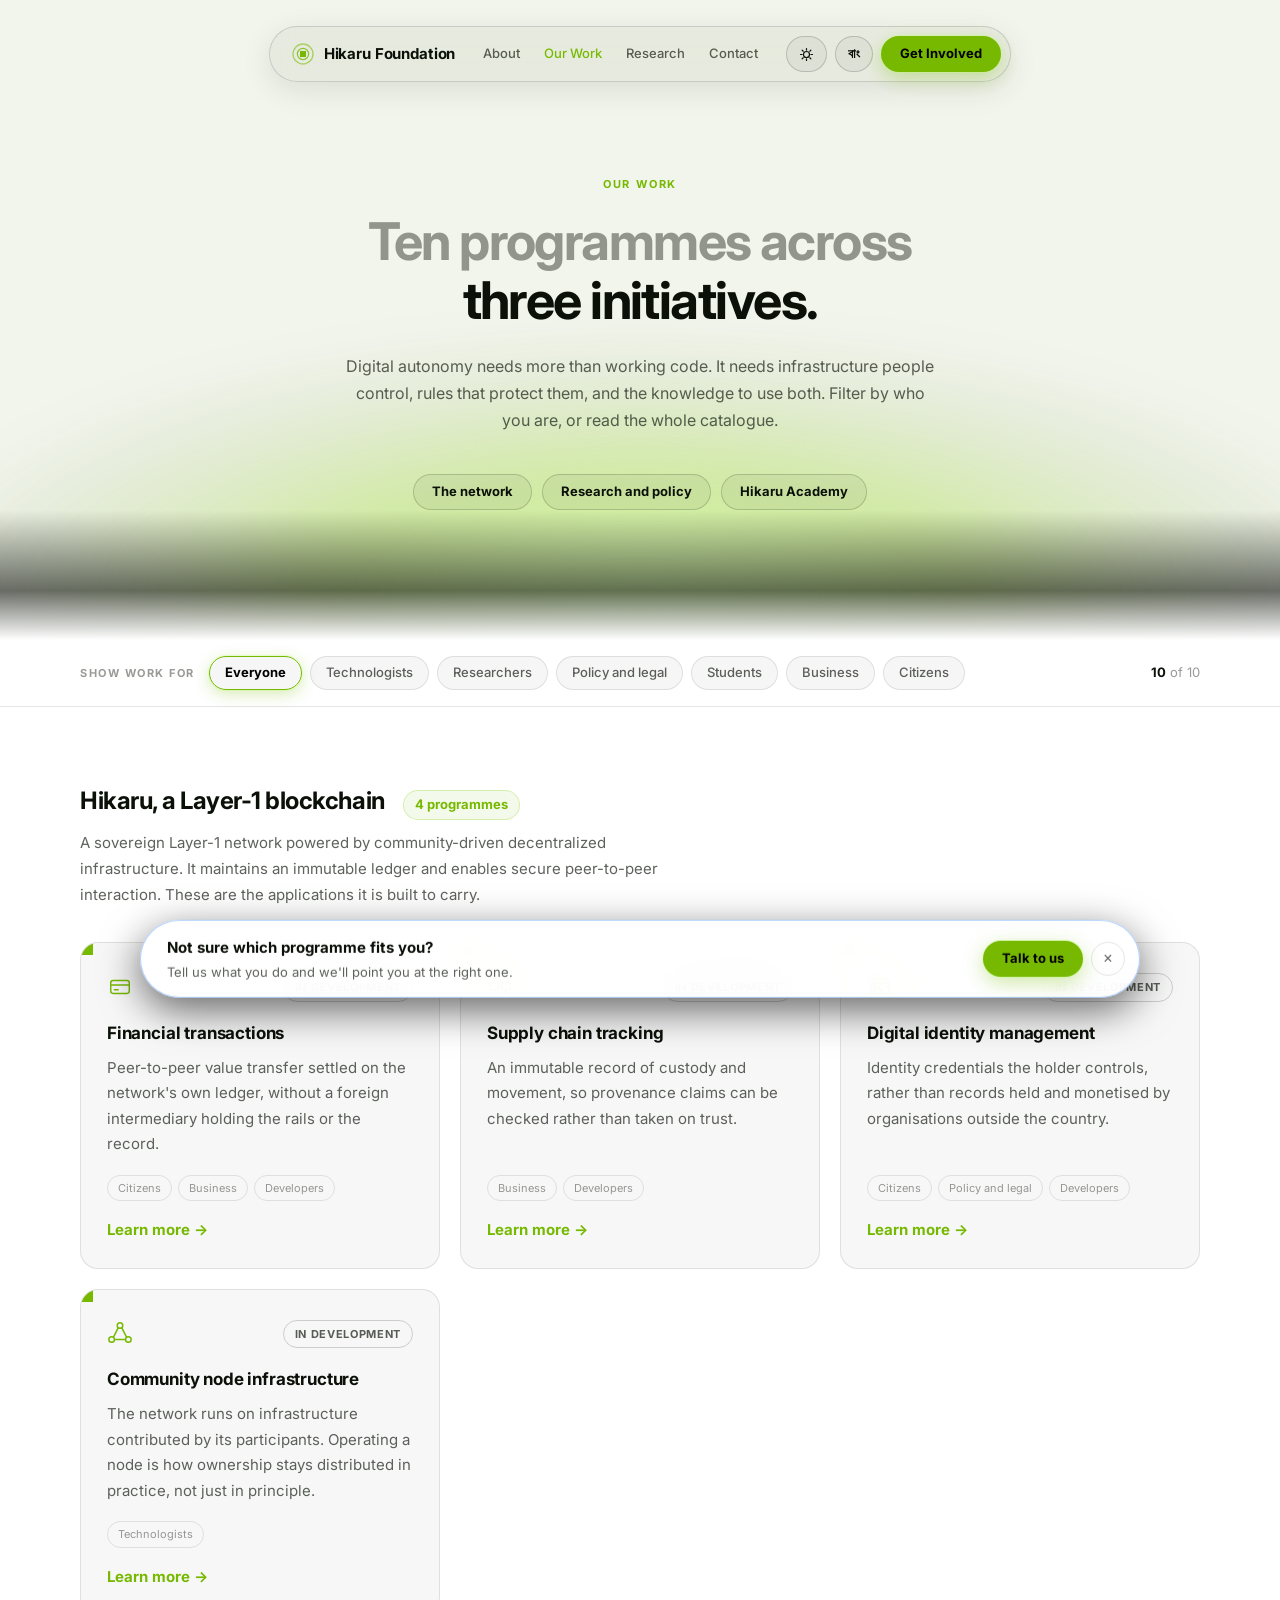
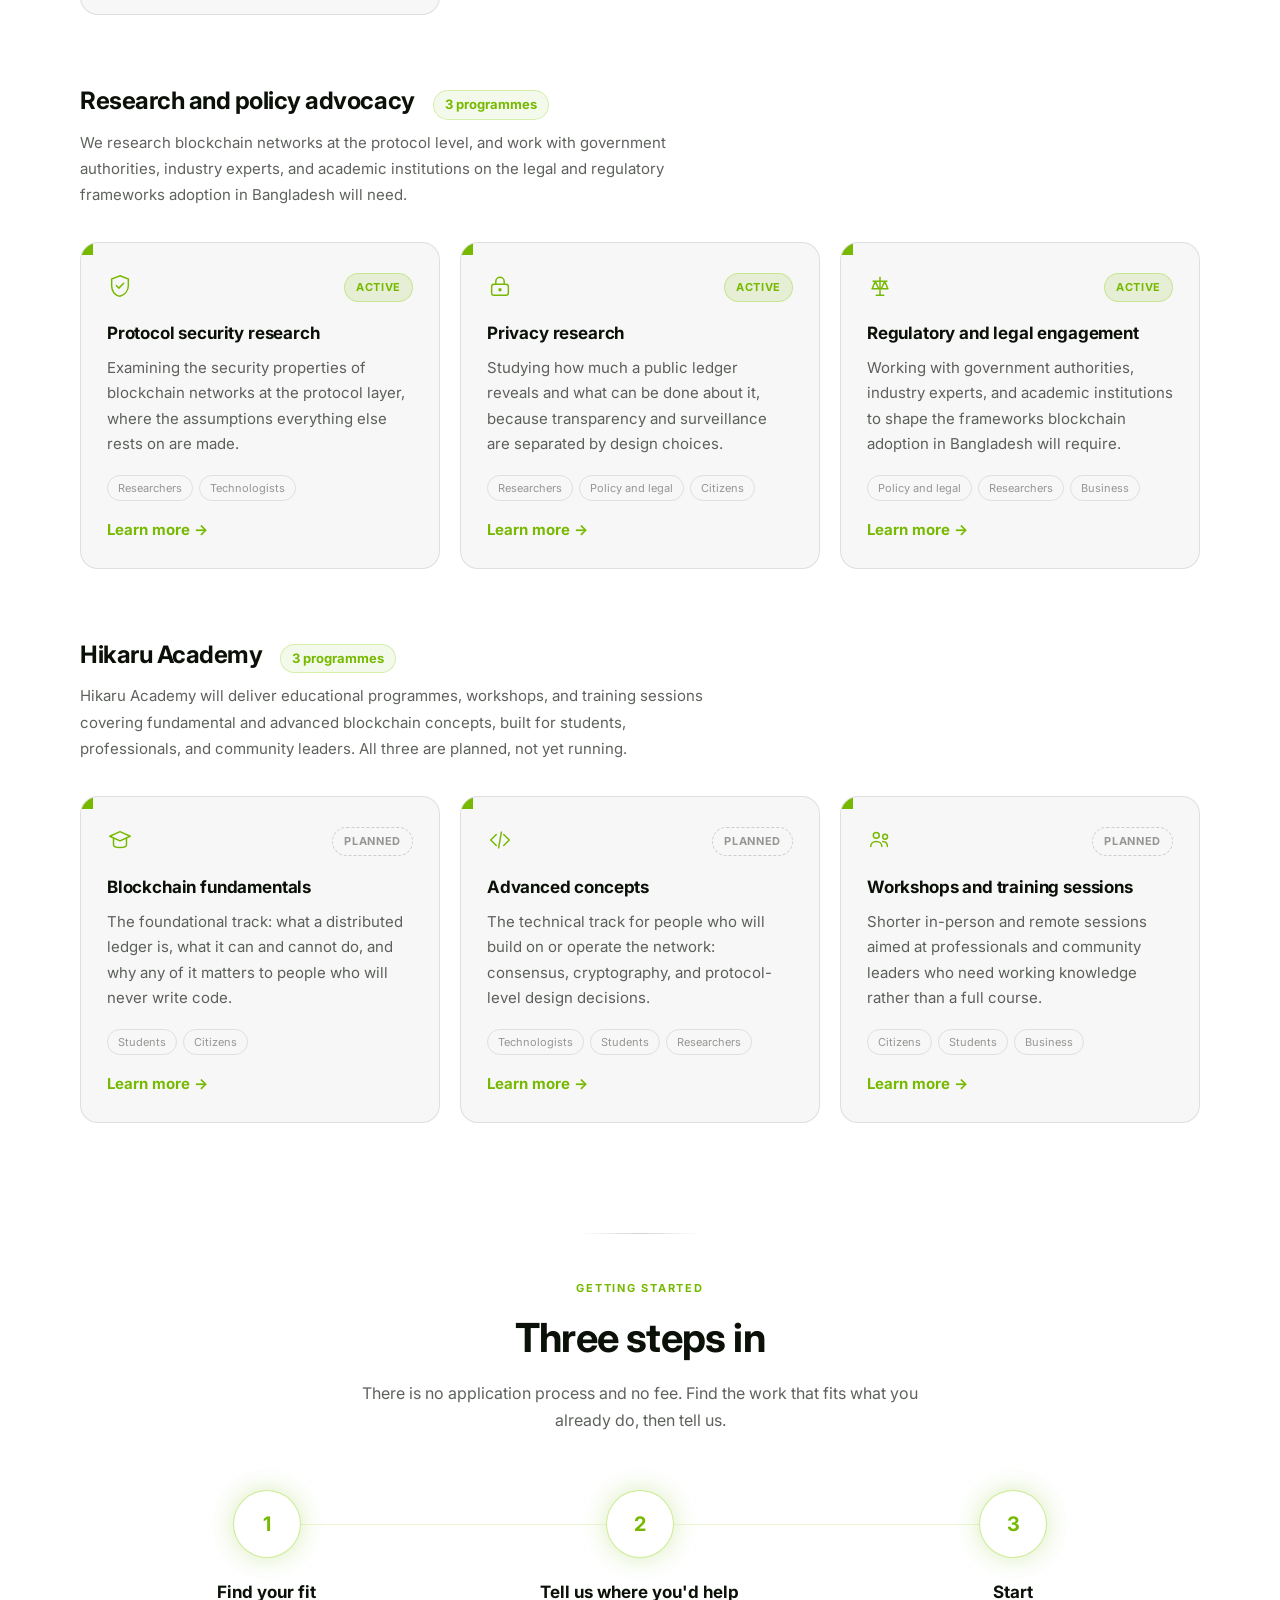
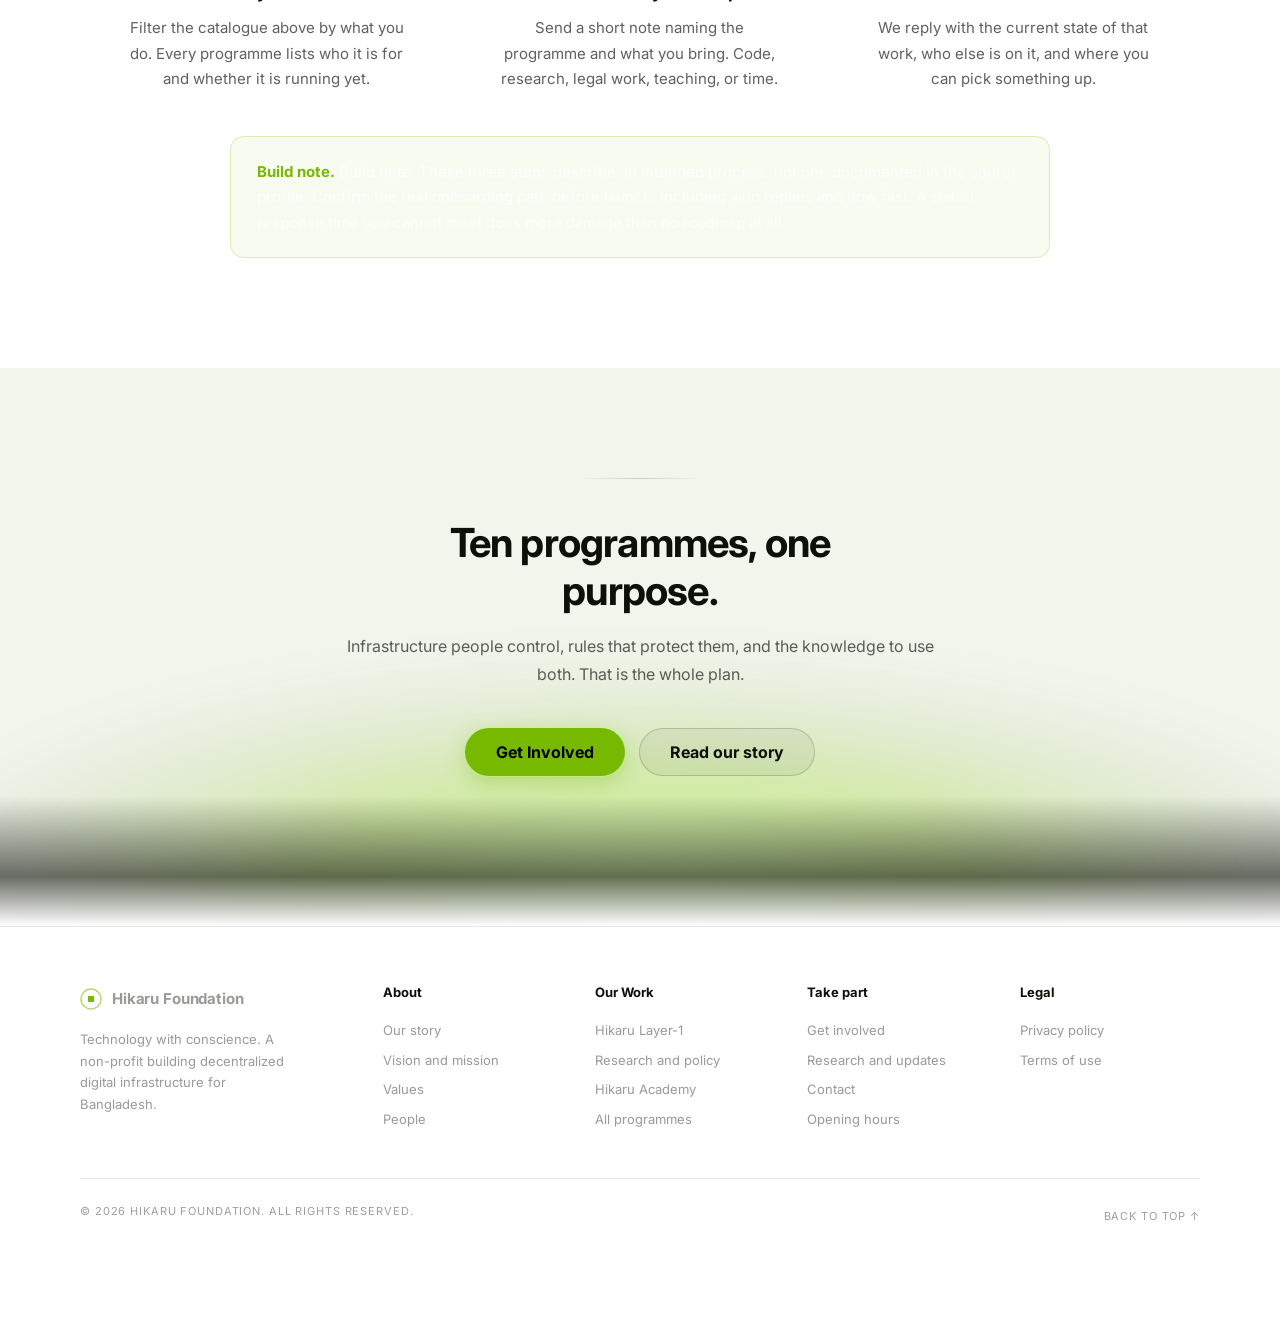
<file: work.html>
<!DOCTYPE html>
<html lang="en">
<head>
<meta charset="utf-8">
<meta name="viewport" content="width=device-width, initial-scale=1">
<title>Our Work — Hikaru Foundation</title>
<script>(function(){try{var t=localStorage.getItem('hikaru-theme');if(!t)t=window.matchMedia('(prefers-color-scheme: light)').matches?'light':'dark';document.documentElement.setAttribute('data-theme',t);}catch(e){}})();</script>
<link rel="preconnect" href="https://fonts.googleapis.com">
<link rel="preconnect" href="https://fonts.gstatic.com" crossorigin>
<link href="https://fonts.googleapis.com/css2?family=Inter:wght@400;500;700&display=swap" rel="stylesheet">
<link rel="stylesheet" href="assets/theme.css">
<style>
/* ============================================================
   Same token set as the homepage and About page.
   New rules: filter bar, catalogue cards, roadmap.
   ============================================================ */
:root{
  --primary:#76b900;
  --primary-lift:#8fd414;
  --on-primary:#000;
  --ink:#04070a;
  --ink-deep:#010203;
  --on-dark:#fff;
  --on-dark-mute:rgba(255,255,255,.62);
  --on-dark-faint:rgba(255,255,255,.34);
  --hairline:rgba(255,255,255,.10);
  --hairline-lit:rgba(255,255,255,.20);
  --panel:rgba(255,255,255,.035);

  --t-hero:52px; --t-display:40px; --t-h-xl:24px; --t-h-md:20px;
  --t-card:17px; --t-body:16px; --t-sm:15px; --t-cap:13px; --t-xs:11px;

  --sp-section:110px;
}
*{margin:0;padding:0;box-sizing:border-box}
html{scroll-behavior:smooth}
body{
  font-family:Inter,Arial,sans-serif;background:var(--ink-deep);color:var(--on-dark);
  -webkit-font-smoothing:antialiased;line-height:1.5;overflow-x:hidden;
}
@media (prefers-reduced-motion:reduce){html{scroll-behavior:auto}}

.shell{max-width:1200px;margin:0 auto;padding:0 40px}
.center{text-align:center}

/* ---------- stage: bloom slab ---------- */
.stage{position:relative;background:var(--ink);overflow:hidden;isolation:isolate}
.stage::before{
  content:"";position:absolute;left:50%;bottom:-46%;transform:translateX(-50%);
  width:150%;height:105%;pointer-events:none;z-index:0;
  background:radial-gradient(closest-side,
    rgba(196,255,130,.92),
    rgba(143,212,20,.60) 34%,
    rgba(118,185,0,.28) 52%,
    rgba(60,110,10,.11) 68%,
    transparent 80%);
  filter:blur(28px);
  animation:breathe 11s ease-in-out infinite alternate;
}
.stage::after{
  content:"";position:absolute;left:0;right:0;bottom:0;height:130px;z-index:1;
  background:linear-gradient(to bottom, transparent, rgba(1,2,3,.55) 62%, var(--ink-deep));
  pointer-events:none;
}
@keyframes breathe{
  from{transform:translateX(-50%) scale(1);opacity:.92}
  to{transform:translateX(-50%) scale(1.07);opacity:1}
}
@media (prefers-reduced-motion:reduce){.stage::before{animation:none}}
.stage > *{position:relative;z-index:2}

/* ---------- nav ---------- */
.nav-wrap{padding:26px 0 0}
.nav{
  margin:0 auto;width:max-content;display:flex;align-items:center;gap:28px;
  padding:9px 9px 9px 22px;border-radius:999px;
  background:rgba(255,255,255,.05);border:1px solid var(--hairline-lit);
  backdrop-filter:blur(20px) saturate(140%);-webkit-backdrop-filter:blur(20px) saturate(140%);
  box-shadow:0 8px 30px rgba(0,0,0,.45);
}
.brand{display:flex;align-items:center;gap:10px;color:inherit;text-decoration:none}
.brand svg{flex:none}
.brand b{font-size:var(--t-sm);font-weight:700;letter-spacing:-.01em}
.nav-links{display:flex;gap:24px}
.nav-links a{color:var(--on-dark-mute);text-decoration:none;font-size:var(--t-cap);font-weight:500}
.nav-links a:hover{color:var(--on-dark)}
.nav-links a[aria-current]{color:var(--primary)}
.nav-cta{display:flex;gap:8px}

/* ---------- pills ---------- */
.pill{
  display:inline-flex;align-items:center;justify-content:center;gap:8px;
  height:36px;padding:0 18px;border-radius:999px;border:1px solid transparent;
  font:inherit;font-size:var(--t-cap);font-weight:700;text-decoration:none;cursor:pointer;
  transition:transform .18s, background .18s, box-shadow .18s, border-color .18s;
}
.pill-solid{background:var(--primary);color:var(--on-primary);box-shadow:0 0 0 1px rgba(196,255,130,.35), 0 6px 20px rgba(118,185,0,.35)}
.pill-solid:hover{background:var(--primary-lift);transform:translateY(-1px);box-shadow:0 0 0 1px rgba(196,255,130,.5), 0 8px 26px rgba(118,185,0,.5)}
.pill-ghost{background:rgba(255,255,255,.06);color:var(--on-dark);border-color:var(--hairline-lit)}
.pill-ghost:hover{border-color:rgba(255,255,255,.4);transform:translateY(-1px)}
.pill-lg{height:48px;padding:0 30px;font-size:var(--t-body)}
:focus-visible{outline:2px solid var(--primary);outline-offset:3px}

/* ---------- shared type ---------- */
.eyebrow{font-size:var(--t-xs);font-weight:700;letter-spacing:.16em;text-transform:uppercase;color:var(--primary)}
h2{font-size:var(--t-display);font-weight:700;line-height:1.2;letter-spacing:-.02em}
.lede{margin:18px auto 0;max-width:60ch;color:var(--on-dark-mute);font-size:var(--t-body);line-height:1.7}
section{padding:var(--sp-section) 0}
.rule{width:120px;height:1px;margin:0 auto 40px;background:linear-gradient(90deg,transparent,var(--hairline-lit),transparent)}

/* ---------- header ---------- */
.head{padding:88px 0 130px;text-align:center}
.head h1{font-size:var(--t-hero);font-weight:700;line-height:1.14;letter-spacing:-.03em;max-width:18ch;margin:18px auto 0;color:var(--on-dark-faint)}
.head h1 em{font-style:normal;color:var(--on-dark)}
.head .lede{margin-top:22px}
.pillar-jump{display:flex;gap:10px;justify-content:center;flex-wrap:wrap;margin-top:40px}

/* ==================== FILTER BAR ==================== */
.filterbar{
  position:sticky;top:0;z-index:40;
  padding:16px 0;margin-bottom:8px;
  background:rgba(1,2,3,.82);
  backdrop-filter:blur(18px) saturate(140%);-webkit-backdrop-filter:blur(18px) saturate(140%);
  border-bottom:1px solid var(--hairline);
}
.filter-row{display:flex;align-items:center;gap:14px;flex-wrap:wrap}
.filter-label{font-size:var(--t-xs);font-weight:700;letter-spacing:.14em;text-transform:uppercase;color:var(--on-dark-faint);flex:none}
.chips{display:flex;gap:8px;flex-wrap:wrap;flex:1}
.chip{
  height:34px;padding:0 15px;border-radius:999px;cursor:pointer;
  background:rgba(255,255,255,.04);border:1px solid var(--hairline);
  color:var(--on-dark-mute);font:inherit;font-size:var(--t-cap);font-weight:500;
  transition:background .18s, border-color .18s, color .18s;
}
.chip:hover{border-color:var(--hairline-lit);color:var(--on-dark)}
.chip[aria-pressed="true"]{
  background:var(--primary);border-color:var(--primary);color:var(--on-primary);font-weight:700;
  box-shadow:0 0 0 1px rgba(196,255,130,.3), 0 4px 16px rgba(118,185,0,.3);
}
.count{font-size:var(--t-cap);color:var(--on-dark-faint);flex:none}
.count b{color:var(--on-dark)}

/* ==================== CATALOGUE ==================== */
.pillar{padding:72px 0 0}
.pillar-head{display:flex;align-items:baseline;gap:18px;flex-wrap:wrap;margin-bottom:10px}
.pillar-head h2{font-size:var(--t-h-xl)}
.pillar-head .n{
  font-size:var(--t-cap);font-weight:700;color:var(--primary);
  padding:4px 11px;border-radius:999px;border:1px solid rgba(143,212,20,.3);background:rgba(118,185,0,.08);
}
.pillar-intro{color:var(--on-dark-mute);font-size:var(--t-sm);line-height:1.75;max-width:70ch;margin-bottom:34px}

.grid{display:grid;grid-template-columns:repeat(3,1fr);gap:20px}
.card{
  position:relative;padding:30px 26px 26px;overflow:hidden;
  display:flex;flex-direction:column;
  background:var(--panel);border:1px solid var(--hairline);border-radius:18px;
  backdrop-filter:blur(14px);
  transition:border-color .22s, transform .22s, background .22s;
}
.card:hover{border-color:rgba(143,212,20,.4);transform:translateY(-4px);background:rgba(255,255,255,.055)}
.card::before{content:"";position:absolute;top:0;left:0;width:12px;height:12px;background:var(--primary)}
.card .top{display:flex;align-items:flex-start;justify-content:space-between;gap:12px;margin-bottom:20px}
.card svg{color:var(--primary);flex:none}
.card h3{font-size:var(--t-card);font-weight:700;margin-bottom:10px;letter-spacing:-.01em;line-height:1.35}
.card p{font-size:var(--t-sm);color:var(--on-dark-mute);line-height:1.7;flex:1;margin-bottom:18px}
.card .who{display:flex;gap:6px;flex-wrap:wrap;margin-bottom:18px}
.card .who span{
  font-size:var(--t-xs);color:var(--on-dark-faint);
  padding:4px 10px;border-radius:999px;border:1px solid var(--hairline);
}
.card a.more{color:var(--primary);font-size:var(--t-sm);font-weight:700;text-decoration:none;display:inline-flex;gap:7px;align-self:flex-start}
.card a.more:hover{gap:12px;transition:gap .18s}

.status{
  flex:none;font-size:var(--t-xs);font-weight:700;letter-spacing:.06em;text-transform:uppercase;
  padding:5px 11px;border-radius:999px;white-space:nowrap;
}
.status.live{background:rgba(118,185,0,.14);color:var(--primary);border:1px solid rgba(143,212,20,.35)}
.status.dev{color:rgba(255,255,255,.72);border:1px solid var(--hairline-lit)}
.status.plan{color:var(--on-dark-faint);border:1px dashed var(--hairline-lit)}

.card.hide{display:none}
.empty{
  display:none;text-align:center;padding:56px 24px;margin-top:24px;
  border:1px dashed var(--hairline-lit);border-radius:18px;color:var(--on-dark-mute);
}
.empty.show{display:block}
.pillar.hide{display:none}

/* ==================== ROADMAP ==================== */
.road{display:grid;grid-template-columns:repeat(3,1fr);gap:0;margin-top:56px;position:relative}
.road::before{
  content:"";position:absolute;top:34px;left:16%;right:16%;height:1px;
  background:linear-gradient(90deg, rgba(143,212,20,.5), rgba(143,212,20,.5));
  opacity:.35;
}
.step{position:relative;padding:0 24px;text-align:center}
.step .num{
  position:relative;z-index:2;width:68px;height:68px;margin:0 auto 22px;border-radius:999px;
  display:grid;place-items:center;font-size:var(--t-h-md);font-weight:700;
  background:var(--ink-deep);color:var(--primary);
  border:1px solid rgba(143,212,20,.45);
  box-shadow:0 0 26px rgba(118,185,0,.28);
}
.step h3{font-size:var(--t-card);font-weight:700;margin-bottom:10px}
.step p{font-size:var(--t-sm);color:var(--on-dark-mute);line-height:1.7;max-width:32ch;margin:0 auto}

/* ==================== PERSISTENT CTA BANNER ==================== */
.helpbar{
  position:fixed;left:0;right:0;bottom:0;z-index:60;
  transform:translateY(120%);transition:transform .35s cubic-bezier(.22,.61,.36,1);
}
.helpbar.up{transform:none}
.helpbar-inner{
  max-width:1000px;margin:0 auto 18px;padding:14px 14px 14px 26px;border-radius:999px;
  display:flex;align-items:center;gap:20px;flex-wrap:wrap;justify-content:space-between;
  background:rgba(10,16,8,.86);border:1px solid rgba(143,212,20,.28);
  backdrop-filter:blur(22px) saturate(150%);-webkit-backdrop-filter:blur(22px) saturate(150%);
  box-shadow:0 12px 40px rgba(0,0,0,.6);
}
.helpbar b{font-size:var(--t-sm);font-weight:700}
.helpbar span{font-size:var(--t-cap);color:var(--on-dark-mute)}
.helpbar .acts{display:flex;align-items:center;gap:8px}
.helpbar .close{
  width:34px;height:34px;border-radius:999px;display:grid;place-items:center;cursor:pointer;
  background:transparent;border:1px solid var(--hairline);color:var(--on-dark-mute);font-size:16px;line-height:1;
}
.helpbar .close:hover{border-color:var(--hairline-lit);color:var(--on-dark)}
@media (prefers-reduced-motion:reduce){.helpbar{transition:none}}

/* ---------- build note ---------- */
.note{
  max-width:820px;margin:44px auto 0;padding:22px 26px;border-radius:14px;text-align:left;
  background:rgba(118,185,0,.06);border:1px solid rgba(143,212,20,.28);
  font-size:var(--t-sm);line-height:1.7;color:rgba(255,255,255,.78);
}
.note b{color:var(--primary)}

/* ---------- closing ---------- */
.close-sec{padding:var(--sp-section) 0 150px;text-align:center}

/* ---------- footer ---------- */
.foot{background:var(--ink-deep);border-top:1px solid var(--hairline);padding:56px 0 110px}
.foot-grid{display:grid;grid-template-columns:1.5fr repeat(4,1fr);gap:32px}
.foot-brand p{margin-top:14px;font-size:var(--t-cap);color:var(--on-dark-faint);max-width:28ch;line-height:1.65}
.foot h4{font-size:var(--t-cap);font-weight:700;margin-bottom:14px}
.foot a{display:block;padding:5px 0;font-size:var(--t-cap);color:var(--on-dark-faint);text-decoration:none}
.foot a:hover{color:var(--primary)}
.foot .brand{display:flex}
.foot-bottom{display:flex;justify-content:space-between;gap:20px;flex-wrap:wrap;margin-top:44px;padding-top:24px;border-top:1px solid var(--hairline)}
.foot-bottom span,.foot-bottom a{font-size:var(--t-xs);letter-spacing:.08em;text-transform:uppercase;color:rgba(255,255,255,.28)}

/* ---------- reveal ---------- */
.rv{opacity:0;transform:translateY(20px)}
.rv.in{opacity:1;transform:none;transition:opacity .6s ease,transform .6s ease}
@media (prefers-reduced-motion:reduce){.rv{opacity:1;transform:none}}

/* ---------- narrow fallback (spec is desktop 1440) ---------- */
@media (max-width:980px){
  :root{--t-hero:32px;--t-display:26px;--sp-section:72px}
  .shell{padding:0 20px}
  .nav-links{display:none}
  .grid,.road,.foot-grid{grid-template-columns:1fr}
  .road::before{display:none}
  .step{padding:0 0 40px}
  .filter-label,.count{display:none}
  .helpbar-inner{border-radius:20px;margin:0 12px 12px;padding:16px}
}
</style>
</head>
<body data-page="work">

<!-- ==================== STAGE: nav + header ==================== -->
<div class="stage">
  <div class="nav-wrap">
    <nav class="nav" aria-label="Primary">
      <a class="brand" href="index.html">
        <svg width="22" height="22" viewBox="0 0 22 22" fill="none" aria-hidden="true">
          <circle cx="11" cy="11" r="10" stroke="#76b900" stroke-width="1.4" opacity=".55"/>
          <circle cx="11" cy="11" r="5.6" stroke="#76b900" stroke-width="1.2" opacity=".8"/>
          <rect x="8" y="8" width="6" height="6" fill="#76b900"/>
        </svg>
        <b data-i18n="brand_name">Hikaru Foundation</b>
      </a>
      <div class="nav-links">
        <a href="about.html" data-i18n="nav_about">About</a>
        <a href="work.html" aria-current="page" data-i18n="nav_work">Our Work</a>
        <a href="news.html" data-i18n="nav_research">Research</a>
        <a href="contact.html" data-i18n="nav_contact">Contact</a>
      </div>
      <div class="nav-cta">
        <button class="icon-btn js-theme-toggle" type="button" aria-pressed="false" aria-label="Switch to light mode">
          <svg class="i-dark" width="15" height="15" viewBox="0 0 16 16" fill="none" aria-hidden="true"><path d="M13.8 9.6A6.3 6.3 0 016.4 2.2a6.3 6.3 0 108.9 8.9c-.5.3-1 .5-1.5.5z" stroke="currentColor" stroke-width="1.3" stroke-linejoin="round"/></svg>
          <svg class="i-light" width="15" height="15" viewBox="0 0 16 16" fill="none" aria-hidden="true"><circle cx="8" cy="8" r="3.2" stroke="currentColor" stroke-width="1.3"/><path d="M8 1.6v1.7M8 12.7v1.7M14.4 8h-1.7M3.3 8H1.6M12.7 3.3l-1.2 1.2M4.5 11.5l-1.2 1.2M12.7 12.7l-1.2-1.2M4.5 4.5L3.3 3.3" stroke="currentColor" stroke-width="1.3" stroke-linecap="round"/></svg>
        </button>
        <button class="icon-btn lang-btn js-lang-toggle" type="button" aria-label="Switch to Bangla">বাং</button>
        <a class="pill pill-solid" href="involved.html" data-i18n="nav_getinvolved">Get Involved</a>
      </div>
    </nav>
  </div>

  <header class="head" id="top">
    <div class="shell">
      <span class="eyebrow" data-i18n="wrk_eyebrow">Our work</span>
      <h1><span data-i18n="wrk_h1_lead">Ten programmes across</span> <em data-i18n="wrk_h1_em">three initiatives.</em></h1>
      <p class="lede" data-i18n="wrk_lede">Digital autonomy needs more than working code. It needs infrastructure people control, rules that protect them, and the knowledge to use both. Filter by who you are, or read the whole catalogue.</p>
      <div class="pillar-jump">
        <a class="pill pill-ghost" href="#network" data-i18n="wrk_jump1">The network</a>
        <a class="pill pill-ghost" href="#research" data-i18n="wrk_jump2">Research and policy</a>
        <a class="pill pill-ghost" href="#academy" data-i18n="wrk_jump3">Hikaru Academy</a>
      </div>
    </div>
  </header>
</div>

<!-- ==================== FILTER BAR ==================== -->
<div class="filterbar" id="filters">
  <div class="shell">
    <div class="filter-row">
      <span class="filter-label" data-i18n="wrk_filter_label">Show work for</span>
      <div class="chips" role="group" aria-label="Filter programmes by audience">
        <button class="chip" data-f="all" aria-pressed="true" type="button" data-i18n="wrk_f_all">Everyone</button>
        <button class="chip" data-f="tech" aria-pressed="false" type="button" data-i18n="wrk_f_tech">Technologists</button>
        <button class="chip" data-f="research" aria-pressed="false" type="button" data-i18n="wrk_f_research">Researchers</button>
        <button class="chip" data-f="legal" aria-pressed="false" type="button" data-i18n="wrk_f_legal">Policy and legal</button>
        <button class="chip" data-f="student" aria-pressed="false" type="button" data-i18n="wrk_f_student">Students</button>
        <button class="chip" data-f="business" aria-pressed="false" type="button" data-i18n="wrk_f_business">Business</button>
        <button class="chip" data-f="citizen" aria-pressed="false" type="button" data-i18n="wrk_f_citizen">Citizens</button>
      </div>
      <span class="count" id="count" aria-live="polite"><b>10</b> <span data-i18n="wrk_count_of">of</span> 10</span>
    </div>
  </div>
</div>

<main>

<!-- ==================== PILLAR 1 — THE NETWORK ==================== -->
<div class="pillar" id="network">
  <div class="shell">
    <div class="pillar-head rv">
      <h2 data-i18n="wrk_p1_h2">Hikaru, a Layer-1 blockchain</h2>
      <span class="n" data-pillar-count>4 programmes</span>
    </div>
    <p class="pillar-intro rv" data-i18n="wrk_p1_intro">A sovereign Layer-1 network powered by community-driven decentralized infrastructure. It maintains an immutable ledger and enables secure peer-to-peer interaction. These are the applications it is built to carry.</p>

    <div class="grid">

      <article class="card rv" data-a="tech citizen business">
        <div class="top">
          <svg width="26" height="26" viewBox="0 0 28 28" fill="none" aria-hidden="true">
            <rect x="4" y="8" width="20" height="14" rx="2.5" stroke="currentColor" stroke-width="1.6"/>
            <path d="M4 13h20" stroke="currentColor" stroke-width="1.6"/>
            <path d="M8 18h4" stroke="currentColor" stroke-width="1.6" stroke-linecap="round"/>
          </svg>
          <span class="status dev" data-i18n="wrk_c1_status">In development</span>
        </div>
        <h3 data-i18n="wrk_c1_h3">Financial transactions</h3>
        <p data-i18n="wrk_c1_p">Peer-to-peer value transfer settled on the network's own ledger, without a foreign intermediary holding the rails or the record.</p>
        <div class="who"><span data-i18n="wrk_c1_who1">Citizens</span><span data-i18n="wrk_c1_who2">Business</span><span data-i18n="wrk_c1_who3">Developers</span></div>
        <a class="more" href="network.html" data-i18n="wrk_more">Learn more →</a>
      </article>

      <article class="card rv" data-a="tech business">
        <div class="top">
          <svg width="26" height="26" viewBox="0 0 28 28" fill="none" aria-hidden="true">
            <rect x="3" y="10" width="9" height="8" rx="1.5" stroke="currentColor" stroke-width="1.6"/>
            <rect x="16" y="10" width="9" height="8" rx="1.5" stroke="currentColor" stroke-width="1.6"/>
            <path d="M12 14h4" stroke="currentColor" stroke-width="1.6"/>
            <path d="M7.5 10V6M20.5 18v4" stroke="currentColor" stroke-width="1.6" stroke-linecap="round"/>
          </svg>
          <span class="status dev" data-i18n="wrk_c2_status">In development</span>
        </div>
        <h3 data-i18n="wrk_c2_h3">Supply chain tracking</h3>
        <p data-i18n="wrk_c2_p">An immutable record of custody and movement, so provenance claims can be checked rather than taken on trust.</p>
        <div class="who"><span data-i18n="wrk_c2_who1">Business</span><span data-i18n="wrk_c2_who2">Developers</span></div>
        <a class="more" href="network.html" data-i18n="wrk_more">Learn more →</a>
      </article>

      <article class="card rv" data-a="tech citizen legal">
        <div class="top">
          <svg width="26" height="26" viewBox="0 0 28 28" fill="none" aria-hidden="true">
            <rect x="4" y="6" width="20" height="16" rx="2.5" stroke="currentColor" stroke-width="1.6"/>
            <circle cx="11" cy="13" r="2.8" stroke="currentColor" stroke-width="1.6"/>
            <path d="M6.5 19c1-2 3-3 4.5-3s3.5 1 4.5 3M18 11h4M18 15h4" stroke="currentColor" stroke-width="1.6" stroke-linecap="round"/>
          </svg>
          <span class="status dev" data-i18n="wrk_c3_status">In development</span>
        </div>
        <h3 data-i18n="wrk_c3_h3">Digital identity management</h3>
        <p data-i18n="wrk_c3_p">Identity credentials the holder controls, rather than records held and monetised by organisations outside the country.</p>
        <div class="who"><span data-i18n="wrk_c3_who1">Citizens</span><span data-i18n="wrk_c3_who2">Policy and legal</span><span data-i18n="wrk_c3_who3">Developers</span></div>
        <a class="more" href="network.html" data-i18n="wrk_more">Learn more →</a>
      </article>

      <article class="card rv" data-a="tech">
        <div class="top">
          <svg width="26" height="26" viewBox="0 0 28 28" fill="none" aria-hidden="true">
            <circle cx="14" cy="6" r="3" stroke="currentColor" stroke-width="1.6"/>
            <circle cx="5" cy="21" r="3" stroke="currentColor" stroke-width="1.6"/>
            <circle cx="23" cy="21" r="3" stroke="currentColor" stroke-width="1.6"/>
            <path d="M12 8.5L7 18.5M16 8.5l5 10M8 21h12" stroke="currentColor" stroke-width="1.6"/>
          </svg>
          <span class="status dev" data-i18n="wrk_c4_status">In development</span>
        </div>
        <h3 data-i18n="wrk_c4_h3">Community node infrastructure</h3>
        <p data-i18n="wrk_c4_p">The network runs on infrastructure contributed by its participants. Operating a node is how ownership stays distributed in practice, not just in principle.</p>
        <div class="who"><span data-i18n="wrk_c4_who1">Technologists</span></div>
        <a class="more" href="network.html" data-i18n="wrk_more">Learn more →</a>
      </article>

    </div>
  </div>
</div>

<!-- ==================== PILLAR 2 — RESEARCH AND POLICY ==================== -->
<div class="pillar" id="research">
  <div class="shell">
    <div class="pillar-head rv">
      <h2 data-i18n="wrk_p2_h2">Research and policy advocacy</h2>
      <span class="n" data-pillar-count>3 programmes</span>
    </div>
    <p class="pillar-intro rv" data-i18n="wrk_p2_intro">We research blockchain networks at the protocol level, and work with government authorities, industry experts, and academic institutions on the legal and regulatory frameworks adoption in Bangladesh will need.</p>

    <div class="grid">

      <article class="card rv" data-a="tech research">
        <div class="top">
          <svg width="26" height="26" viewBox="0 0 28 28" fill="none" aria-hidden="true">
            <path d="M14 3l9 3.5v7c0 5.5-3.8 10-9 11.5C8.8 24.5 5 20 5 13.5v-7L14 3z" stroke="currentColor" stroke-width="1.6"/>
            <path d="M10 13.5l2.8 2.8L18 11" stroke="currentColor" stroke-width="1.6" stroke-linecap="round"/>
          </svg>
          <span class="status live" data-i18n="wrk_c5_status">Active</span>
        </div>
        <h3 data-i18n="wrk_c5_h3">Protocol security research</h3>
        <p data-i18n="wrk_c5_p">Examining the security properties of blockchain networks at the protocol layer, where the assumptions everything else rests on are made.</p>
        <div class="who"><span data-i18n="wrk_c5_who1">Researchers</span><span data-i18n="wrk_c5_who2">Technologists</span></div>
        <a class="more" href="#" data-i18n="wrk_more">Learn more →</a>
      </article>

      <article class="card rv" data-a="research legal citizen">
        <div class="top">
          <svg width="26" height="26" viewBox="0 0 28 28" fill="none" aria-hidden="true">
            <rect x="5" y="12" width="18" height="12" rx="2.5" stroke="currentColor" stroke-width="1.6"/>
            <path d="M9.5 12V9a4.5 4.5 0 019 0v3" stroke="currentColor" stroke-width="1.6" stroke-linecap="round"/>
            <circle cx="14" cy="18" r="1.8" fill="currentColor"/>
          </svg>
          <span class="status live" data-i18n="wrk_c6_status">Active</span>
        </div>
        <h3 data-i18n="wrk_c6_h3">Privacy research</h3>
        <p data-i18n="wrk_c6_p">Studying how much a public ledger reveals and what can be done about it, because transparency and surveillance are separated by design choices.</p>
        <div class="who"><span data-i18n="wrk_c6_who1">Researchers</span><span data-i18n="wrk_c6_who2">Policy and legal</span><span data-i18n="wrk_c6_who3">Citizens</span></div>
        <a class="more" href="#" data-i18n="wrk_more">Learn more →</a>
      </article>

      <article class="card rv" data-a="legal research business">
        <div class="top">
          <svg width="26" height="26" viewBox="0 0 28 28" fill="none" aria-hidden="true">
            <path d="M14 4v20M6 9h16M9 9l-3.5 8h7L9 9zM19 9l-3.5 8h7L19 9z" stroke="currentColor" stroke-width="1.6" stroke-linejoin="round"/>
            <path d="M10 24h8" stroke="currentColor" stroke-width="1.6" stroke-linecap="round"/>
          </svg>
          <span class="status live" data-i18n="wrk_c7_status">Active</span>
        </div>
        <h3 data-i18n="wrk_c7_h3">Regulatory and legal engagement</h3>
        <p data-i18n="wrk_c7_p">Working with government authorities, industry experts, and academic institutions to shape the frameworks blockchain adoption in Bangladesh will require.</p>
        <div class="who"><span data-i18n="wrk_c7_who1">Policy and legal</span><span data-i18n="wrk_c7_who2">Researchers</span><span data-i18n="wrk_c7_who3">Business</span></div>
        <a class="more" href="#" data-i18n="wrk_more">Learn more →</a>
      </article>

    </div>
  </div>
</div>

<!-- ==================== PILLAR 3 — ACADEMY ==================== -->
<div class="pillar" id="academy">
  <div class="shell">
    <div class="pillar-head rv">
      <h2 data-i18n="wrk_p3_h2">Hikaru Academy</h2>
      <span class="n" data-pillar-count>3 programmes</span>
    </div>
    <p class="pillar-intro rv" data-i18n="wrk_p3_intro">Hikaru Academy will deliver educational programmes, workshops, and training sessions covering fundamental and advanced blockchain concepts, built for students, professionals, and community leaders. All three are planned, not yet running.</p>

    <div class="grid">

      <article class="card rv" data-a="student citizen">
        <div class="top">
          <svg width="26" height="26" viewBox="0 0 28 28" fill="none" aria-hidden="true">
            <path d="M14 5l11 5-11 5-11-5 11-5z" stroke="currentColor" stroke-width="1.6" stroke-linejoin="round"/>
            <path d="M7 12.5V19c0 1.7 3.1 3 7 3s7-1.3 7-3v-6.5" stroke="currentColor" stroke-width="1.6" stroke-linecap="round"/>
          </svg>
          <span class="status plan" data-i18n="wrk_c8_status">Planned</span>
        </div>
        <h3 data-i18n="wrk_c8_h3">Blockchain fundamentals</h3>
        <p data-i18n="wrk_c8_p">The foundational track: what a distributed ledger is, what it can and cannot do, and why any of it matters to people who will never write code.</p>
        <div class="who"><span data-i18n="wrk_c8_who1">Students</span><span data-i18n="wrk_c8_who2">Citizens</span></div>
        <a class="more" href="#" data-i18n="wrk_more">Learn more →</a>
      </article>

      <article class="card rv" data-a="tech student research">
        <div class="top">
          <svg width="26" height="26" viewBox="0 0 28 28" fill="none" aria-hidden="true">
            <path d="M10 8l-6 6 6 6M18 8l6 6-6 6" stroke="currentColor" stroke-width="1.6" stroke-linecap="round" stroke-linejoin="round"/>
            <path d="M15.5 5.5l-3 17" stroke="currentColor" stroke-width="1.6" stroke-linecap="round"/>
          </svg>
          <span class="status plan" data-i18n="wrk_c9_status">Planned</span>
        </div>
        <h3 data-i18n="wrk_c9_h3">Advanced concepts</h3>
        <p data-i18n="wrk_c9_p">The technical track for people who will build on or operate the network: consensus, cryptography, and protocol-level design decisions.</p>
        <div class="who"><span data-i18n="wrk_c9_who1">Technologists</span><span data-i18n="wrk_c9_who2">Students</span><span data-i18n="wrk_c9_who3">Researchers</span></div>
        <a class="more" href="#" data-i18n="wrk_more">Learn more →</a>
      </article>

      <article class="card rv" data-a="citizen student business">
        <div class="top">
          <svg width="26" height="26" viewBox="0 0 28 28" fill="none" aria-hidden="true">
            <circle cx="10" cy="9" r="3.2" stroke="currentColor" stroke-width="1.6"/>
            <circle cx="19.5" cy="10.5" r="2.6" stroke="currentColor" stroke-width="1.6"/>
            <path d="M4 21c0-3.3 2.7-5.5 6-5.5s6 2.2 6 5.5M17 15.6c2.9.2 5 2.2 5 5.4" stroke="currentColor" stroke-width="1.6" stroke-linecap="round"/>
          </svg>
          <span class="status plan" data-i18n="wrk_c10_status">Planned</span>
        </div>
        <h3 data-i18n="wrk_c10_h3">Workshops and training sessions</h3>
        <p data-i18n="wrk_c10_p">Shorter in-person and remote sessions aimed at professionals and community leaders who need working knowledge rather than a full course.</p>
        <div class="who"><span data-i18n="wrk_c10_who1">Citizens</span><span data-i18n="wrk_c10_who2">Students</span><span data-i18n="wrk_c10_who3">Business</span></div>
        <a class="more" href="#" data-i18n="wrk_more">Learn more →</a>
      </article>

    </div>
  </div>
</div>

<div class="shell">
  <div class="empty" id="empty">
    <p style="font-size:var(--t-h-md);font-weight:700;color:#fff;margin-bottom:10px" data-i18n="wrk_empty_h">Nothing matches that filter yet.</p>
    <p style="font-size:var(--t-sm)" data-i18n="wrk_empty_p">Try another audience, or clear the filter to see all ten programmes.</p>
    <button class="pill pill-ghost" style="margin-top:20px" type="button" data-clear data-i18n="wrk_empty_btn">Clear filter</button>
  </div>
</div>

<!-- ==================== ROADMAP ==================== -->
<section id="start">
  <div class="shell center">
    <div class="rule"></div>
    <div class="rv">
      <span class="eyebrow" data-i18n="wrk_start_eyebrow">Getting started</span>
      <h2 style="margin-top:16px" data-i18n="wrk_start_h2">Three steps in</h2>
      <p class="lede" data-i18n="wrk_start_lede">There is no application process and no fee. Find the work that fits what you already do, then tell us.</p>
    </div>

    <div class="road">
      <div class="step rv">
        <div class="num">1</div>
        <h3 data-i18n="wrk_step1_h3">Find your fit</h3>
        <p data-i18n="wrk_step1_p">Filter the catalogue above by what you do. Every programme lists who it is for and whether it is running yet.</p>
      </div>
      <div class="step rv">
        <div class="num">2</div>
        <h3 data-i18n="wrk_step2_h3">Tell us where you'd help</h3>
        <p data-i18n="wrk_step2_p">Send a short note naming the programme and what you bring. Code, research, legal work, teaching, or time.</p>
      </div>
      <div class="step rv">
        <div class="num">3</div>
        <h3 data-i18n="wrk_step3_h3">Start</h3>
        <p data-i18n="wrk_step3_p">We reply with the current state of that work, who else is on it, and where you can pick something up.</p>
      </div>
    </div>

    <div class="note rv">
      <b>Build note.</b> <span data-i18n="wrk_note">These three steps describe an intended process, not one documented in the source profile. Confirm the real onboarding path before launch, including who replies and how fast. A stated response time you cannot meet does more damage than no roadmap at all.</span>
    </div>
  </div>
</section>

</main>

<!-- ==================== CLOSING, on a second bloom ==================== -->
<div class="stage">
  <section class="close-sec">
    <div class="shell center">
      <div class="rule"></div>
      <div class="rv">
        <h2 style="margin:0 auto;max-width:20ch" data-i18n="wrk_close_h2">Ten programmes, one purpose.</h2>
        <p class="lede" data-i18n="wrk_close_lede">Infrastructure people control, rules that protect them, and the knowledge to use both. That is the whole plan.</p>
        <div style="margin-top:40px;display:flex;gap:14px;justify-content:center;flex-wrap:wrap">
          <a class="pill pill-solid pill-lg" href="involved.html" data-i18n="wrk_close_btn1">Get Involved</a>
          <a class="pill pill-ghost pill-lg" href="about.html" data-i18n="wrk_close_btn2">Read our story</a>
        </div>
      </div>
    </div>
  </section>
</div>

<!-- ==================== FOOTER ==================== -->
<footer class="foot">
  <div class="shell">
    <div class="foot-grid">
      <div class="foot-brand">
        <a class="brand" href="index.html">
          <svg width="22" height="22" viewBox="0 0 22 22" fill="none" aria-hidden="true">
            <circle cx="11" cy="11" r="10" stroke="#76b900" stroke-width="1.4" opacity=".55"/>
            <rect x="8" y="8" width="6" height="6" fill="#76b900"/>
          </svg>
          <b data-i18n="brand_name">Hikaru Foundation</b>
        </a>
        <p data-i18n="foot_tagline">Technology with conscience. A non-profit building decentralized digital infrastructure for Bangladesh.</p>
      </div>
      <div><h4 data-i18n="foot_h_about">About</h4><a href="about.html#story" data-i18n="foot_our_story">Our story</a><a href="about.html" data-i18n="foot_vision_mission">Vision and mission</a><a href="about.html#values" data-i18n="foot_values">Values</a><a href="about.html#team" data-i18n="foot_people">People</a></div>
      <div><h4 data-i18n="foot_h_work">Our Work</h4><a href="network.html" data-i18n="foot_hikaru_l1">Hikaru Layer-1</a><a href="work.html#research" data-i18n="foot_research_policy">Research and policy</a><a href="work.html#academy" data-i18n="foot_academy">Hikaru Academy</a><a href="work.html" data-i18n="foot_all_programmes">All programmes</a></div>
      <div><h4 data-i18n="foot_h_takepart">Take part</h4><a href="involved.html" data-i18n="foot_get_involved">Get involved</a><a href="news.html" data-i18n="foot_research_updates">Research and updates</a><a href="contact.html" data-i18n="foot_contact">Contact</a><a href="contact.html#hours" data-i18n="foot_opening_hours">Opening hours</a></div>
      <div><h4 data-i18n="foot_h_legal">Legal</h4><a href="#" data-i18n="foot_privacy">Privacy policy</a><a href="#" data-i18n="foot_terms">Terms of use</a></div>
    </div>
    <div class="foot-bottom">
      <span data-i18n="foot_copyright">© 2026 Hikaru Foundation. All rights reserved.</span>
      <a href="#top" data-i18n="foot_back_to_top">Back to top ↑</a>
    </div>
  </div>
</footer>

<!-- ==================== PERSISTENT HELP BANNER ==================== -->
<div class="helpbar" id="helpbar">
  <div class="helpbar-inner">
    <div>
      <b data-i18n="wrk_help_b">Not sure which programme fits you?</b><br>
      <span data-i18n="wrk_help_span">Tell us what you do and we'll point you at the right one.</span>
    </div>
    <div class="acts">
      <a class="pill pill-solid" href="contact.html" data-i18n="wrk_help_btn">Talk to us</a>
      <button class="close" type="button" id="helpClose" aria-label="Dismiss">×</button>
    </div>
  </div>
</div>

<script src="assets/i18n-core.js"></script>
<script src="assets/i18n-work.js"></script>
<script src="assets/theme.js"></script>
<script src="assets/i18n.js"></script>

<script>
/* ---------- scroll reveal ---------- */
var io = new IntersectionObserver(function(es){
  es.forEach(function(e){ if (e.isIntersecting) { e.target.classList.add('in'); io.unobserve(e.target); } });
}, { threshold: .1 });
Array.prototype.forEach.call(document.querySelectorAll('.rv'), function(el){ io.observe(el); });

/* ---------- audience filter ---------- */
(function(){
  var chips  = Array.prototype.slice.call(document.querySelectorAll('.chip'));
  var cards  = Array.prototype.slice.call(document.querySelectorAll('.card[data-a]'));
  var groups = Array.prototype.slice.call(document.querySelectorAll('.pillar'));
  var count  = document.getElementById('count');
  var empty  = document.getElementById('empty');
  var total  = cards.length;

  var lastFilter = 'all';

  function apply(f){
    lastFilter = f;
    var shown = 0;
    var pick = window.hikaruPick || function(en){ return en; };

    cards.forEach(function(c){
      var hit = f === 'all' || c.getAttribute('data-a').split(' ').indexOf(f) !== -1;
      c.classList.toggle('hide', !hit);
      if (hit) shown++;
    });

    groups.forEach(function(g){
      var live = g.querySelectorAll('.card[data-a]:not(.hide)').length;
      g.classList.toggle('hide', live === 0);
      var tag = g.querySelector('[data-pillar-count]');
      if (tag) tag.textContent = live + ' ' + (live === 1 ? pick('programme','কার্যক্রম') : pick('programmes','কার্যক্রম'));
    });

    count.innerHTML = '<b>' + shown + '</b> ' + pick('of','এর মধ্যে') + ' ' + total;
    empty.classList.toggle('show', shown === 0);
  }

  window.addEventListener('hikaru:langchange', function(){ apply(lastFilter); });

  chips.forEach(function(chip){
    chip.addEventListener('click', function(){
      chips.forEach(function(c){ c.setAttribute('aria-pressed', String(c === chip)); });
      apply(chip.getAttribute('data-f'));
    });
  });

  var clear = document.querySelector('[data-clear]');
  if (clear) clear.addEventListener('click', function(){
    chips.forEach(function(c){ c.setAttribute('aria-pressed', String(c.getAttribute('data-f') === 'all')); });
    apply('all');
    document.getElementById('filters').scrollIntoView({ block: 'start' });
  });
})();

/* ---------- persistent help banner ---------- */
(function(){
  var bar = document.getElementById('helpbar');
  var btn = document.getElementById('helpClose');
  var dismissed = false;

  btn.addEventListener('click', function(){ dismissed = true; bar.classList.remove('up'); });

  var ticking = false;
  function check(){
    ticking = false;
    if (dismissed) return;
    // appears once the reader is into the catalogue, hides at the very bottom
    var y = window.scrollY;
    var nearEnd = (y + window.innerHeight) > (document.body.scrollHeight - 260);
    bar.classList.toggle('up', y > 700 && !nearEnd);
  }
  window.addEventListener('scroll', function(){
    if (!ticking) { ticking = true; requestAnimationFrame(check); }
  }, { passive: true });
  check();
})();
</script>

</body>
</html>
</file>
<file: assets/theme.css>
/* ============================================================
   Shared light/dark theme + toggle button styles.
   Linked by every page. Overrides the dark-mode custom properties
   each page defines in its own <style> block when
   :root[data-theme="light"] is set (see theme.js).
   ============================================================ */

:root[data-theme="light"]{
  --ink:#f2f5ec;
  --ink-deep:#ffffff;
  --on-dark:#0b1108;
  --on-dark-mute:rgba(11,17,8,.66);
  --on-dark-faint:rgba(11,17,8,.42);
  --hairline:rgba(11,17,8,.10);
  --hairline-lit:rgba(11,17,8,.18);
  --panel:rgba(11,17,8,.03);
  --amber:#93590a;
  --amber-line:rgba(180,110,10,.4);
  --amber-bg:rgba(200,130,20,.10);
  --red:#c23c30;
}

/* surfaces that hardcode rgba(255,255,255,x) / rgba(0,0,0,x) instead of
   reading the tokens above need their own light-mode overrides */
:root[data-theme="light"] .nav{
  background:rgba(11,17,8,.045);border-color:rgba(11,17,8,.14);
  box-shadow:0 8px 30px rgba(11,17,8,.10);
}
:root[data-theme="light"] .pill-ghost{background:rgba(11,17,8,.045)}
:root[data-theme="light"] .pill-ghost:hover{border-color:rgba(11,17,8,.35)}
:root[data-theme="light"] .card:hover,
:root[data-theme="light"] .dest:hover,
:root[data-theme="light"] .value:hover{background:rgba(11,17,8,.045)}
:root[data-theme="light"] .field,
:root[data-theme="light"] .select,
:root[data-theme="light"] .area{background:rgba(11,17,8,.035);color:var(--on-dark)}
:root[data-theme="light"] .select option{background:#fff;color:#0b1108}
:root[data-theme="light"] .vm-card{background:rgba(11,17,8,.04)}
:root[data-theme="light"] .vm-card p{color:rgba(11,17,8,.75)}
:root[data-theme="light"] .story-copy p.first{color:rgba(11,17,8,.88)}
:root[data-theme="light"] .callout{color:rgba(11,17,8,.78)}
:root[data-theme="light"] .person.tbc{border-color:rgba(11,17,8,.16)}
:root[data-theme="light"] .foot-bottom span,
:root[data-theme="light"] .foot-bottom a{color:rgba(11,17,8,.4)}
:root[data-theme="light"] .filterbar,
:root[data-theme="light"] .catbar,
:root[data-theme="light"] .regbar{background:rgba(255,255,255,.86)}
:root[data-theme="light"] .chip,
:root[data-theme="light"] .cat,
:root[data-theme="light"] .tab,
:root[data-theme="light"] .opt{background:rgba(11,17,8,.035)}
:root[data-theme="light"] .toggle{background:rgba(11,17,8,.035)}
:root[data-theme="light"] .status.dev{color:rgba(11,17,8,.68)}
:root[data-theme="light"] .srow .v{color:rgba(11,17,8,.82)}
:root[data-theme="light"] .crumb span[style]{color:rgba(11,17,8,.6) !important}
:root[data-theme="light"] .status[style]{color:rgba(11,17,8,.68)}
:root[data-theme="light"] .q .qlabel{color:rgba(11,17,8,.8)}
:root[data-theme="light"] .fg label{color:rgba(11,17,8,.8)}
:root[data-theme="light"] .dc .val{color:rgba(11,17,8,.35);background:rgba(11,17,8,.025)}
:root[data-theme="light"] .dc .val.ready{color:#0b1108;background:rgba(11,17,8,.05)}
:root[data-theme="light"] .field::placeholder,
:root[data-theme="light"] .area::placeholder{color:rgba(11,17,8,.35)}
:root[data-theme="light"] .side-card,
:root[data-theme="light"] .empty,
:root[data-theme="light"] .honest{background:rgba(11,17,8,.025)}
:root[data-theme="light"] .helpbar-inner{background:rgba(255,255,255,.92);border-color:rgba(62,139,255,.4)}
:root[data-theme="light"] .helpbar b{color:#0b1108}

/* catches a handful of one-off inline style="color:#fff" spots that would
   otherwise render as invisible white-on-white text in light mode */
:root[data-theme="light"] [style*="color:#fff"]{color:var(--on-dark) !important}

/* the bloom art stays intentionally dark in both themes — it is a media
   panel, not body text, the same way a photo or code block would stay
   dark inside an otherwise light page */
:root[data-theme="light"] .stage::before{opacity:.6}

/* ---------- toggle buttons ---------- */
.icon-btn{
  display:inline-flex;align-items:center;justify-content:center;gap:6px;
  height:36px;padding:0 12px;border-radius:999px;border:1px solid var(--hairline-lit);
  background:rgba(255,255,255,.06);color:var(--on-dark);cursor:pointer;
  font:inherit;font-size:13px;font-weight:700;
  transition:transform .18s, border-color .18s, background .18s;
}
:root[data-theme="light"] .icon-btn{background:rgba(11,17,8,.045)}
.icon-btn:hover{border-color:var(--hairline-lit);transform:translateY(-1px)}
.icon-btn svg{display:block;flex:none}
.icon-btn .i-light{display:none}
:root[data-theme="light"] .icon-btn .i-dark{display:none}
:root[data-theme="light"] .icon-btn .i-light{display:block}
.lang-btn{min-width:36px}

@media (max-width:1000px){
  .icon-btn{height:32px;padding:0 10px;font-size:12px}
}
</file>
